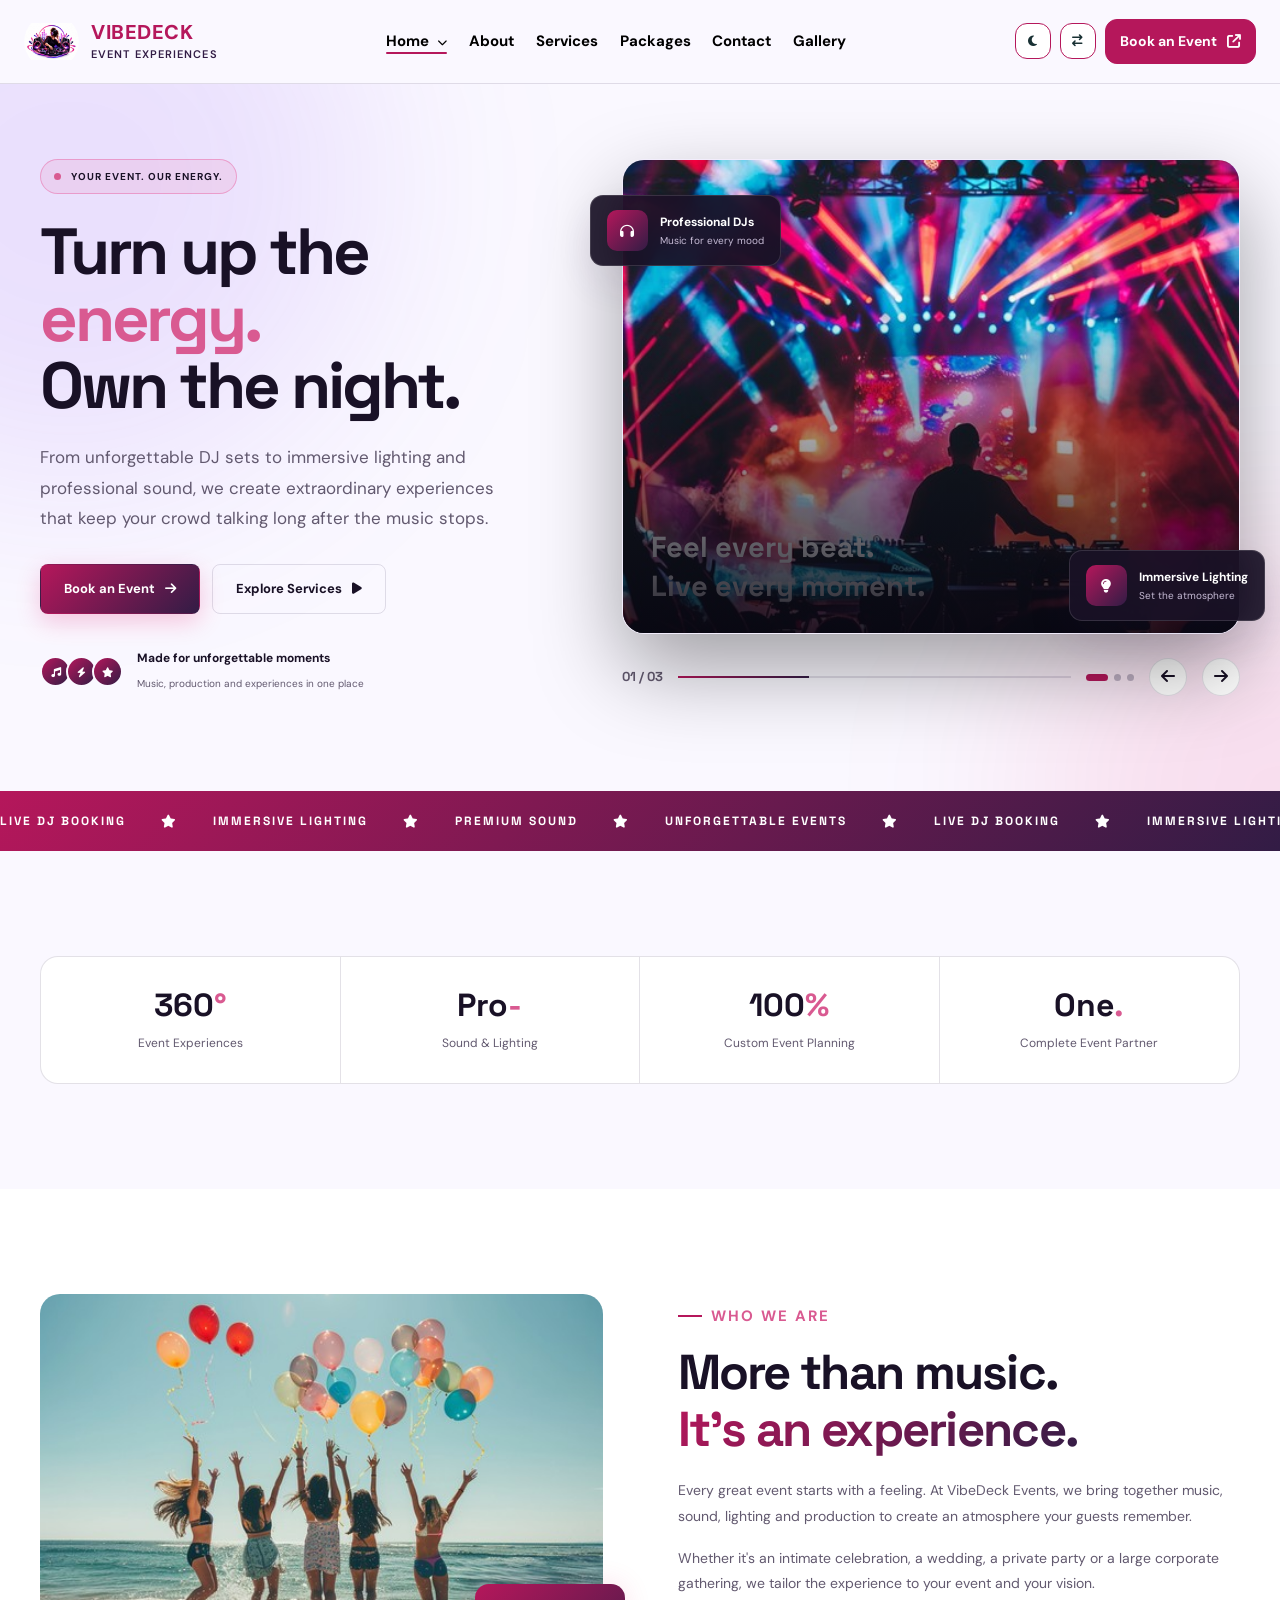
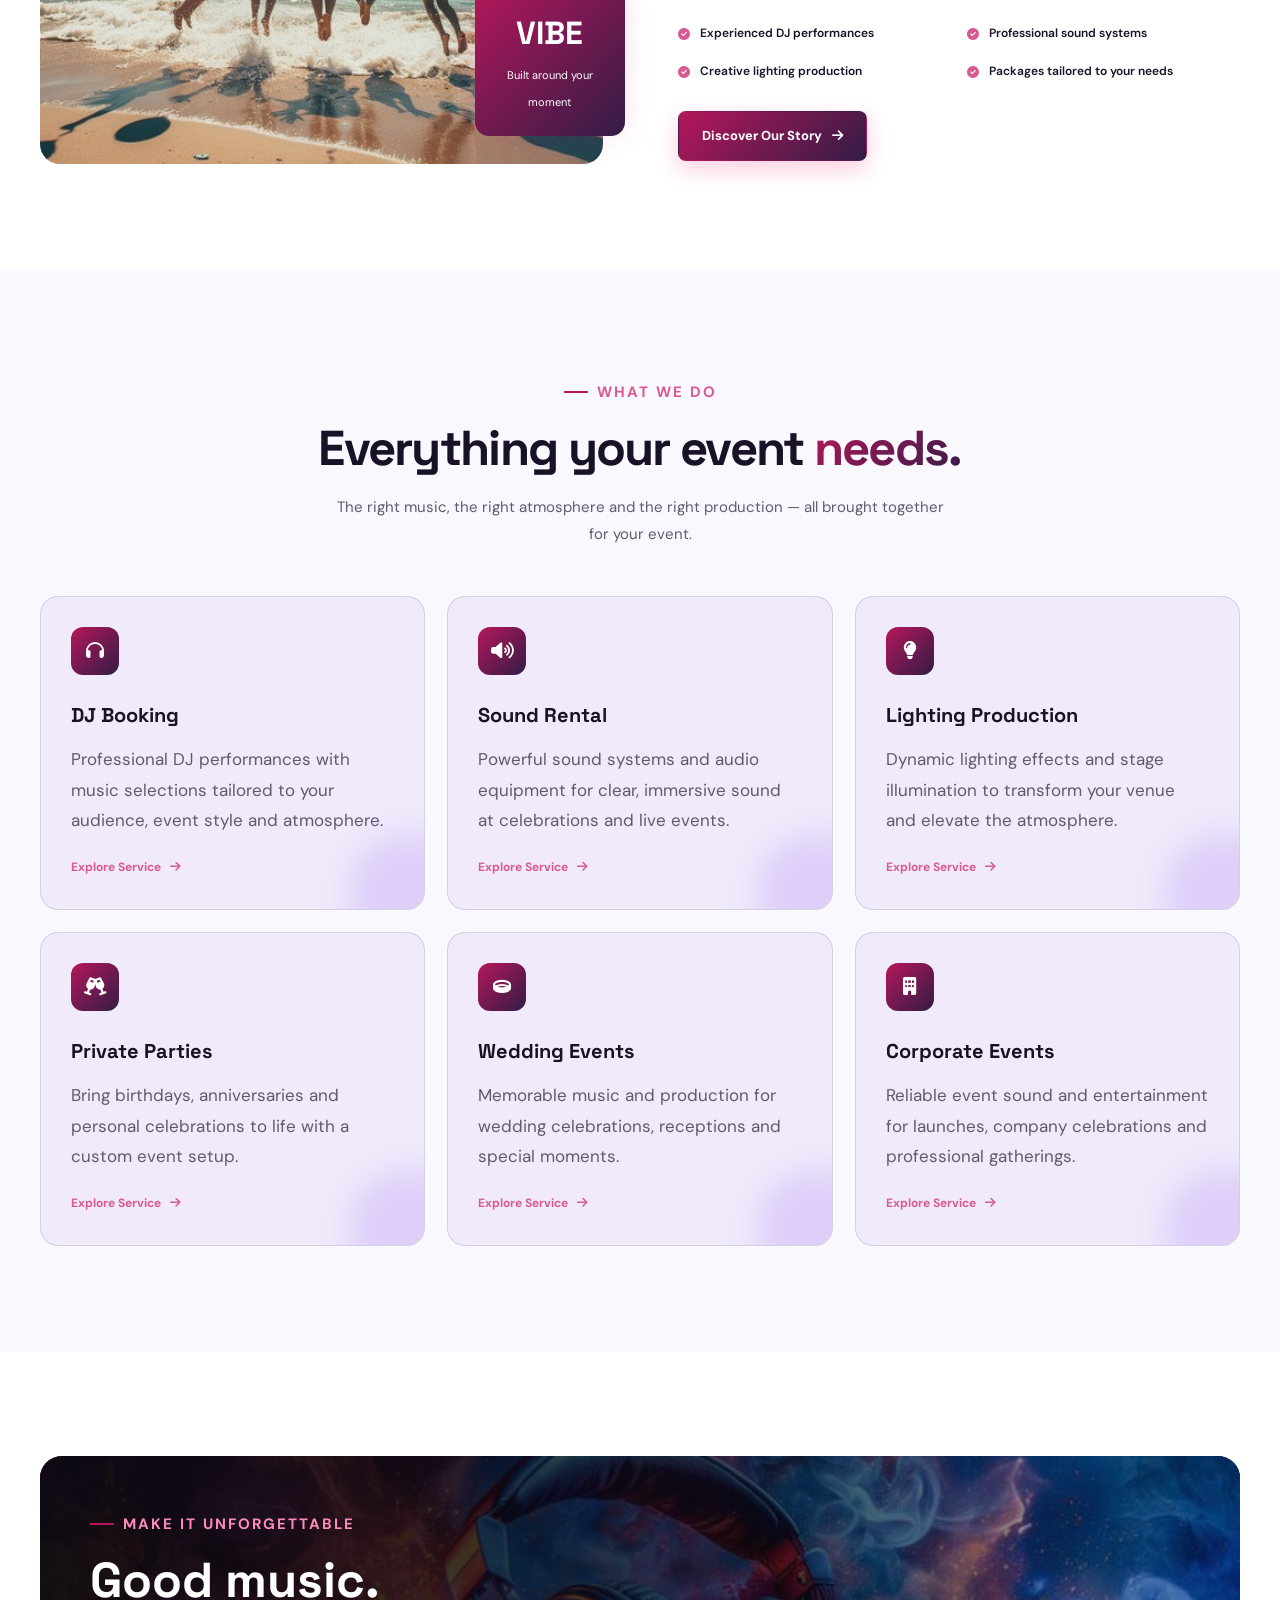
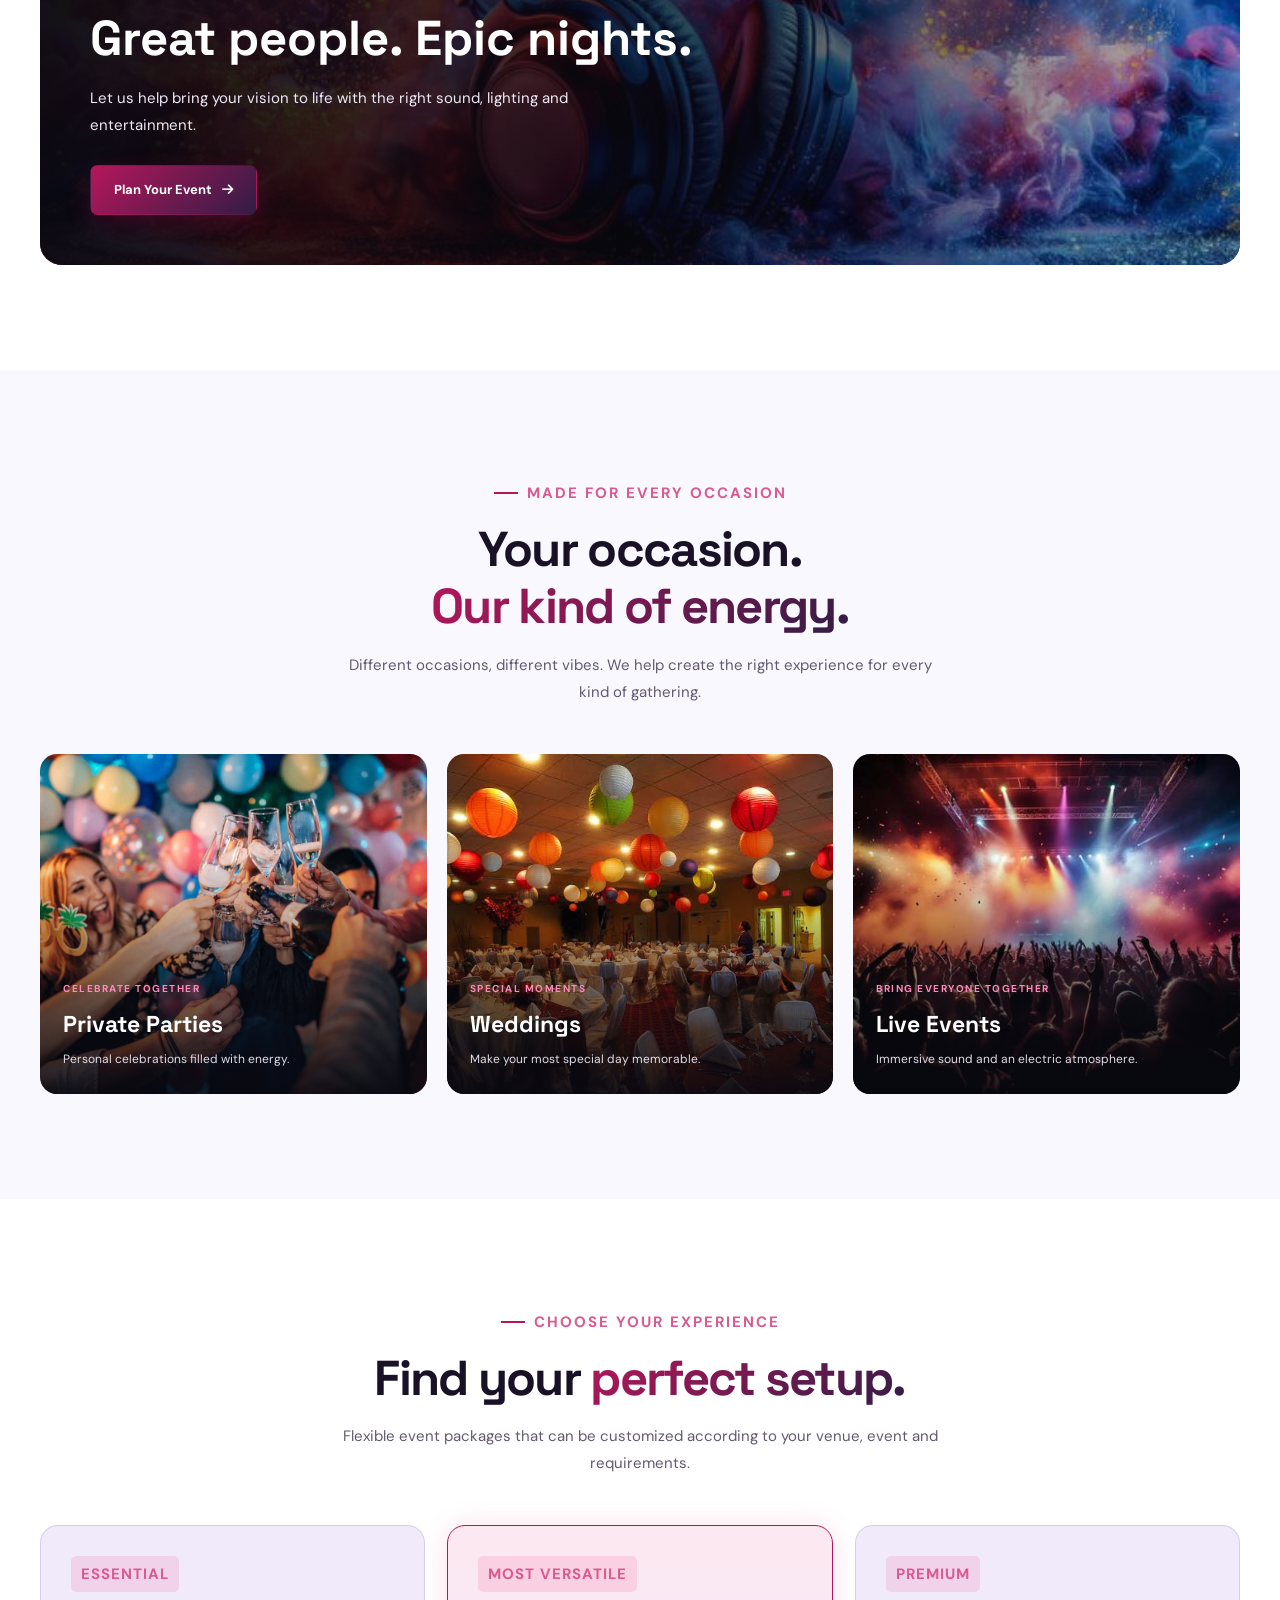
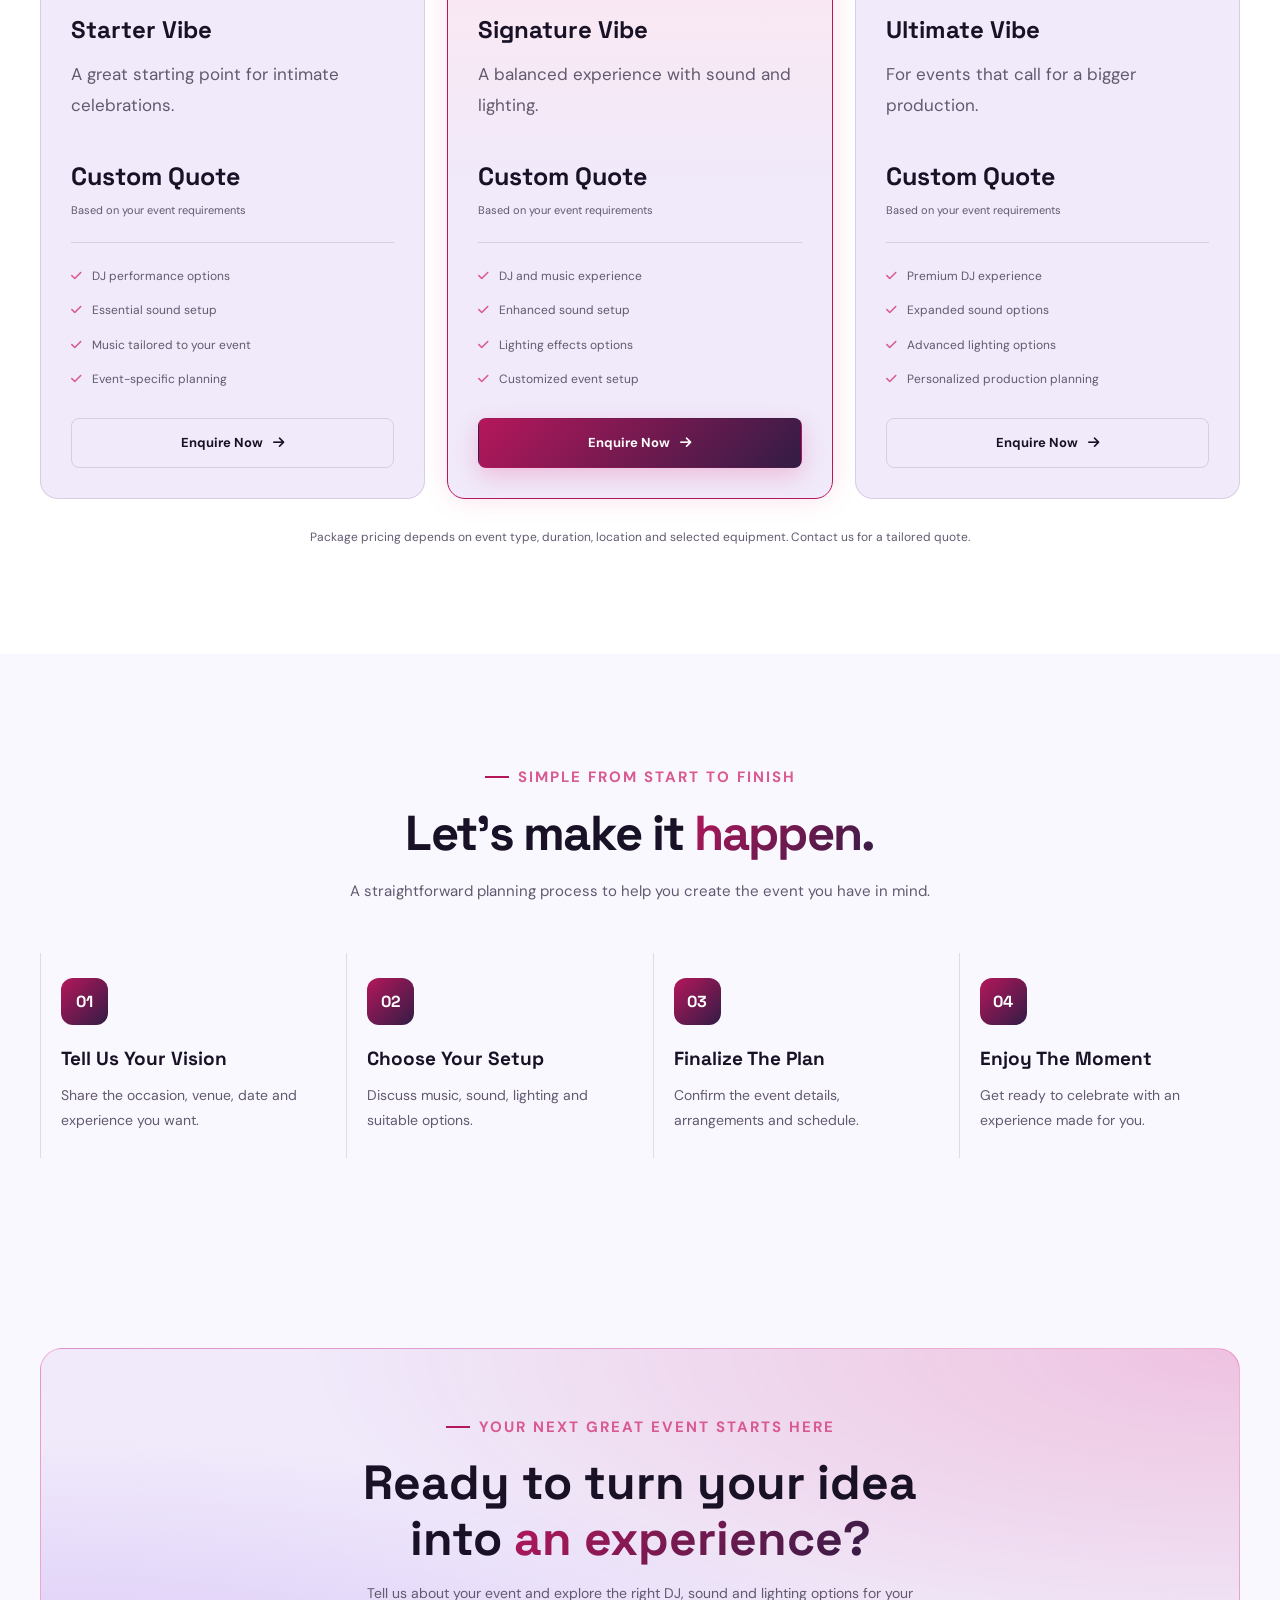
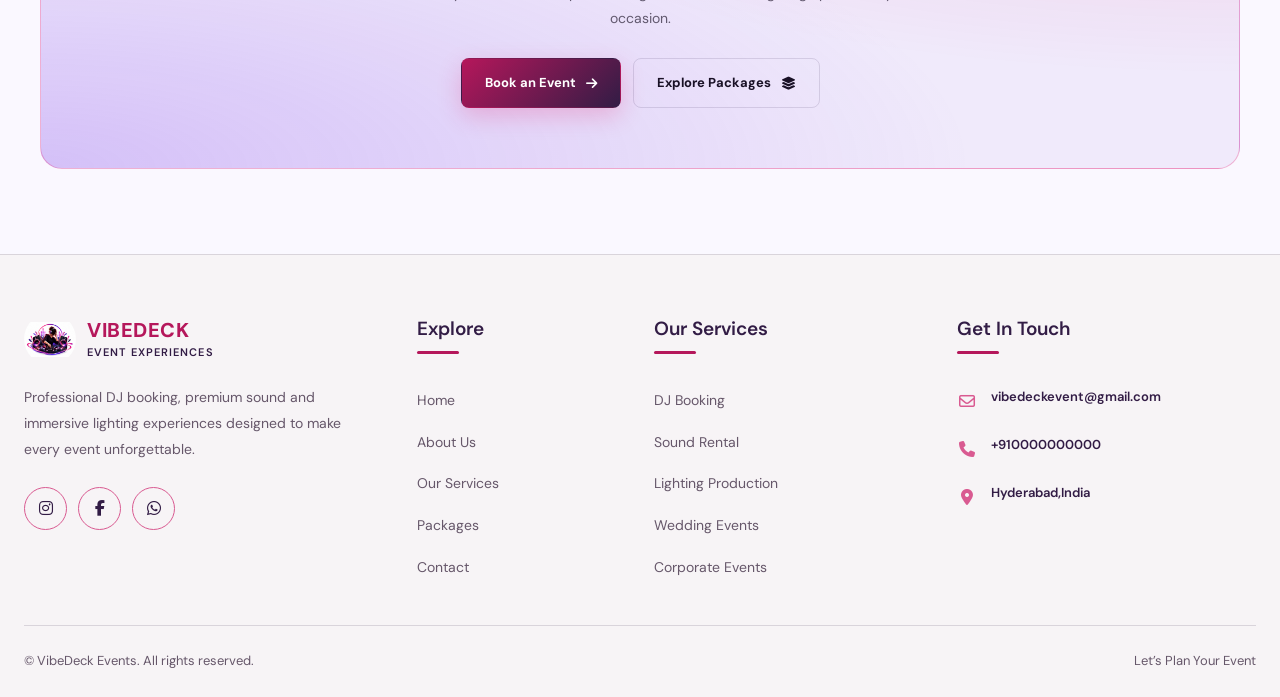
<file: index.html>
<!DOCTYPE html>
<html lang="en" dir="ltr" data-theme="dark">

<head>
    <meta charset="UTF-8">
    <meta name="viewport" content="width=device-width, initial-scale=1.0">

    <title>VibeDeck Events | Premium DJ & Event Experiences</title>

    <meta name="description"
        content="Premium DJ booking, professional sound, immersive lighting and unforgettable event experiences with VibeDeck Events.">

    <meta name="theme-color" content="#090911">

     <link rel="icon" type="image/png" href="Images/Logo1.jfif">

    <link rel="preconnect" href="https://fonts.googleapis.com">
    <link rel="preconnect" href="https://fonts.gstatic.com" crossorigin>

    <link href="https://fonts.googleapis.com/css2?family=DM+Sans:wght@400;500;600;700;800&family=Space+Grotesk:wght@400;500;600;700&display=swap"
        rel="stylesheet">

    <link rel="stylesheet"
        href="https://cdnjs.cloudflare.com/ajax/libs/font-awesome/6.5.2/css/all.min.css">

    <link rel="stylesheet" href="index.css">
    
</head>

<body>
     <header class="site-header" id="siteHeader">
        <div class="header-inner">
            <a href="index.html" class="brand" aria-label="VibeDeck Events Home">
               
            <span class="brand-mark">
            <img src="Images/Logo1.jfif"
              alt="VibeDeck Events Logo"
              class="brand-logo">
            </span>

               <span class="vd-brand-text">
    <span class="vd-brand-name">VIBEDECK</span>
    <span class="vd-brand-tagline">EVENT EXPERIENCES</span>
</span>
            </a>

            <button class="mobile-menu-btn" id="mobileMenuBtn" aria-label="Open navigation" aria-expanded="false">
                <i class="fa-solid fa-bars"></i>
            </button>

         
<nav class="main-nav" id="mainNav" aria-label="Main navigation">

    <div class="nav-dropdown" id="homeDropdown">
        <button class="nav-link dropdown-toggle active"
            id="homeDropdownBtn" aria-expanded="false">
            Home <i class="fa-solid fa-chevron-down"></i>
        </button>

        <div class="dropdown-menu">
            <a href="index.html" class="dropdown-link active">
                Home 1 – Classic
            </a>
            <a href="home2.html" class="dropdown-link">
                Home 2 – Premium
            </a>
        </div>
    </div>

    <a href="about.html" class="nav-link">About</a>
    <a href="servicepage.html" class="nav-link">Services</a>
    <a href="packages.html" class="nav-link">Packages</a>
    <a href="contact.html" class="nav-link">Contact</a>
    <a href="gallery.html" class="nav-link">Gallery</a>

</nav>



            <div class="header-actions">
                <button class="utility-btn" id="themeToggle" aria-label="Toggle dark and light mode" title="Dark / Light mode">
                    <i class="fa-solid fa-sun"></i>
                </button>
                <button class="utility-btn" id="directionToggle" aria-label="Toggle text direction" title="Toggle LTR / RTL">
                    <i class="fa-solid fa-arrow-right-arrow-left"></i>
                </button>
            <a href="/contact.html#enquiry" class="btn btn-primary header-book">
    Book an Event <i class="fa-solid fa-arrow-up-right-from-square"></i>
</a>
            </div>
        </div>
    </header>

    <main>
        <!-- HERO -->
        <section class="hero" id="home">
            <div class="container hero-grid">
                <div class="hero-copy">
                    <div class="hero-badge"><span class="live-dot"></span>Your event. Our energy.</div>
                    <h1>Turn up the <span>energy.</span> Own the night.</h1>
                    <p class="hero-description">
                        From unforgettable DJ sets to immersive lighting and professional sound,
                        we create extraordinary experiences that keep your crowd talking long after the music stops.
                    </p>
                    <div class="hero-buttons">
                        <a href="contact.html" class="btn btn-primary">Book an Event <i class="fa-solid fa-arrow-right"></i></a>
                        <a href="#services" class="btn btn-outline">Explore Services <i class="fa-solid fa-play"></i></a>
                    </div>
                    <div class="hero-trust">
                        <div class="trust-avatars" aria-hidden="true">
                            <span class="trust-avatar"><i class="fa-solid fa-music"></i></span>
                            <span class="trust-avatar"><i class="fa-solid fa-bolt"></i></span>
                            <span class="trust-avatar"><i class="fa-solid fa-star"></i></span>
                        </div>
                        <div class="trust-copy">
                            <strong>Made for unforgettable moments</strong>
                            <small>Music, production and experiences in one place</small>
                        </div>
                    </div>
                </div>

                <div class="hero-visual">
                    <div class="hero-image-frame" id="heroSlider">
                        <div class="hero-slide active">
                            <img src="Images/Djimg1.jpg" alt="DJ performing at a vibrant live music event">
                            <div class="hero-image-caption">
                                
                                <h3>Feel every beat.<br>Live every moment.</h3>
                            </div>
                        </div>
                        <div class="hero-slide">
                            <img src="Images/DJIMG3.jfif" alt="Crowd enjoying an energetic live concert">
                            <div class="hero-image-caption">
                               
                                <h3>Bring the crowd.<br>Raise the energy.</h3>
                            </div>
                        </div>
                        <div class="hero-slide">
                            <img src="Images/DJIMG4.jpg" alt="Colorful lights at a professionally produced event">
                            <div class="hero-image-caption">
                                
                                <h3>Big moments.<br>Brilliant production.</h3>
                            </div>
                        </div>
                    </div>

                    <div class="floating-card top">
                        <span class="icon-box"><i class="fa-solid fa-headphones"></i></span>
                        <span><strong>Professional DJs</strong><small>Music for every mood</small></span>
                    </div>
                    <div class="floating-card bottom">
                        <span class="icon-box"><i class="fa-solid fa-lightbulb"></i></span>
                        <span><strong>Immersive Lighting</strong><small>Set the atmosphere</small></span>
                    </div>

                    <div class="hero-controls">
                        <div class="slide-number"><span id="currentSlide">01</span><span> / 03</span></div>
                        <div class="slide-progress"><div class="slide-progress-bar" id="slideProgress"></div></div>
                        <div class="slide-dots" aria-label="Choose hero slide">
                            <button class="slide-dot active" data-slide="0" aria-label="Slide 1"></button>
                            <button class="slide-dot" data-slide="1" aria-label="Slide 2"></button>
                            <button class="slide-dot" data-slide="2" aria-label="Slide 3"></button>
                        </div>
                        <button class="slide-arrow" id="prevSlide" aria-label="Previous slide"><i class="fa-solid fa-arrow-left"></i></button>
                        <button class="slide-arrow" id="nextSlide" aria-label="Next slide"><i class="fa-solid fa-arrow-right"></i></button>
                    </div>
                </div>
            </div>
            
        </section>

        <!-- STRAIGHT SCROLLING MARQUEE -->
        <div class="marquee" aria-label="Our event services">
            <div class="marquee-track">
                <span>LIVE DJ BOOKING <i class="fa-solid fa-star"></i></span>
                <span>IMMERSIVE LIGHTING <i class="fa-solid fa-star"></i></span>
                <span>PREMIUM SOUND <i class="fa-solid fa-star"></i></span>
                <span>UNFORGETTABLE EVENTS <i class="fa-solid fa-star"></i></span>
                <span>LIVE DJ BOOKING <i class="fa-solid fa-star"></i></span>
                <span>IMMERSIVE LIGHTING <i class="fa-solid fa-star"></i></span>
                <span>PREMIUM SOUND <i class="fa-solid fa-star"></i></span>
                <span>UNFORGETTABLE EVENTS <i class="fa-solid fa-star"></i></span>
            </div>
        </div>

        <!-- HIGHLIGHTS -->
        <section class="section" id="highlights">
            <div class="container">
                <div class="stats-grid reveal">
                    <div class="stat-item"><strong>360<span>°</span></strong><p>Event Experiences</p></div>
                    <div class="stat-item"><strong>Pro<span>-</span></strong><p>Sound & Lighting</p></div>
                    <div class="stat-item"><strong>100<span>%</span></strong><p>Custom Event Planning</p></div>
                    <div class="stat-item"><strong>One<span>.</span></strong><p>Complete Event Partner</p></div>
                </div>
            </div>
        </section>

        <!-- ABOUT -->
        <section class="section section-alt" id="about">
            <div class="container about-grid">
                <div class="about-visual reveal">
                    <div class="about-image">
                        <img src="Images/DJ1.jpg" alt="Live event with audience and colorful stage lighting" loading="lazy">
                    </div>
                    <div class="about-badge"><strong>VIBE</strong><span>Built around your moment</span></div>
                </div>
                <div class="about-copy reveal delay-1">
                    <span class="eyebrow">Who We Are</span>
                    <h2>More than music.<br><span class="gradient-text">It's an experience.</span></h2>
                    <p>Every great event starts with a feeling. At VibeDeck Events, we bring together music, sound, lighting and production to create an atmosphere your guests remember.</p>
                    <p>Whether it's an intimate celebration, a wedding, a private party or a large corporate gathering, we tailor the experience to your event and your vision.</p>
                    <div class="about-points">
                        <div class="about-point"><i class="fa-solid fa-circle-check"></i><span>Experienced DJ performances</span></div>
                        <div class="about-point"><i class="fa-solid fa-circle-check"></i><span>Professional sound systems</span></div>
                        <div class="about-point"><i class="fa-solid fa-circle-check"></i><span>Creative lighting production</span></div>
                        <div class="about-point"><i class="fa-solid fa-circle-check"></i><span>Packages tailored to your needs</span></div>
                    </div>
                    <a href="about.html" class="btn btn-primary">Discover Our Story <i class="fa-solid fa-arrow-right"></i></a>
                </div>
            </div>
        </section>

        <!-- SERVICES -->
        <section class="section" id="services">
            <div class="container">
                <div class="section-heading reveal">
                    <span class="eyebrow">What We Do</span>
                    <h2>Everything your event <span class="gradient-text">needs.</span></h2>
                    <p>The right music, the right atmosphere and the right production — all brought together for your event.</p>
                </div>
                <div class="services-grid">
                    <article class="service-card reveal">
                        <span class="icon-box"><i class="fa-solid fa-headphones"></i></span>
                        <h3>DJ Booking</h3>
                        <p>Professional DJ performances with music selections tailored to your audience, event style and atmosphere.</p>
                        <a href="services.html" class="card-link">Explore Service <i class="fa-solid fa-arrow-right"></i></a>
                    </article>
                    <article class="service-card reveal delay-1">
                        <span class="icon-box"><i class="fa-solid fa-volume-high"></i></span>
                        <h3>Sound Rental</h3>
                        <p>Powerful sound systems and audio equipment for clear, immersive sound at celebrations and live events.</p>
                        <a href="services.html" class="card-link">Explore Service <i class="fa-solid fa-arrow-right"></i></a>
                    </article>
                    <article class="service-card reveal delay-2">
                        <span class="icon-box"><i class="fa-solid fa-lightbulb"></i></span>
                        <h3>Lighting Production</h3>
                        <p>Dynamic lighting effects and stage illumination to transform your venue and elevate the atmosphere.</p>
                        <a href="services.html" class="card-link">Explore Service <i class="fa-solid fa-arrow-right"></i></a>
                    </article>
                    <article class="service-card reveal">
                        <span class="icon-box"><i class="fa-solid fa-champagne-glasses"></i></span>
                        <h3>Private Parties</h3>
                        <p>Bring birthdays, anniversaries and personal celebrations to life with a custom event setup.</p>
                        <a href="services.html" class="card-link">Explore Service <i class="fa-solid fa-arrow-right"></i></a>
                    </article>
                    <article class="service-card reveal delay-1">
                        <span class="icon-box"><i class="fa-solid fa-ring"></i></span>
                        <h3>Wedding Events</h3>
                        <p>Memorable music and production for wedding celebrations, receptions and special moments.</p>
                        <a href="services.html" class="card-link">Explore Service <i class="fa-solid fa-arrow-right"></i></a>
                    </article>
                    <article class="service-card reveal delay-2">
                        <span class="icon-box"><i class="fa-solid fa-building"></i></span>
                        <h3>Corporate Events</h3>
                        <p>Reliable event sound and entertainment for launches, company celebrations and professional gatherings.</p>
                        <a href="services.html" class="card-link">Explore Service <i class="fa-solid fa-arrow-right"></i></a>
                    </article>
                </div>
            </div>
        </section>

        <!-- EXPERIENCE BANNER -->
        <section class="section section-alt">
            <div class="container">
                <div class="experience-banner reveal">
                    <img src="Images/DJ7.jpg" alt="Crowd enjoying a live music experience" loading="lazy">
                    <div class="experience-overlay"></div>
                    <div class="experience-content">
                        <span class="eyebrow">Make It Unforgettable</span>
                        <h2>Good music.<br>Great people. <span class="gradient-text">Epic nights.</span></h2>
                        <p>Let us help bring your vision to life with the right sound, lighting and entertainment.</p>
                        <a href="contact.html" class="btn btn-primary">Plan Your Event <i class="fa-solid fa-arrow-right"></i></a>
                    </div>
                </div>
            </div>
        </section>

        <!-- EVENT TYPES -->
        <section class="section" id="experiences">
            <div class="container">
                <div class="section-heading reveal">
                    <span class="eyebrow">Made For Every Occasion</span>
                    <h2>Your occasion.<br><span class="gradient-text">Our kind of energy.</span></h2>
                    <p>Different occasions, different vibes. We help create the right experience for every kind of gathering.</p>
                </div>
                <div class="event-grid">
                    <article class="event-card reveal">
                        <img src="Images/DJ3.jpg" alt="Friends celebrating together" loading="lazy">
                        <div class="event-card-content"><small>Celebrate Together</small><h3>Private Parties</h3><p>Personal celebrations filled with energy.</p></div>
                    </article>
                    <article class="event-card reveal delay-1">
                        <img src="Images/DJ4.jfif" alt="Elegant wedding reception venue" loading="lazy">
                        <div class="event-card-content"><small>Special Moments</small><h3>Weddings</h3><p>Make your most special day memorable.</p></div>
                    </article>
                    <article class="event-card reveal delay-2">
                        <img src="Images/DJ5.jpg" alt="Live music performance with stage lights" loading="lazy">
                        <div class="event-card-content"><small>Bring Everyone Together</small><h3>Live Events</h3><p>Immersive sound and an electric atmosphere.</p></div>
                    </article>
                </div>
            </div>
        </section>

        <!-- PACKAGES -->
        <section class="section section-alt" id="packages">
            <div class="container">
                <div class="section-heading reveal">
                    <span class="eyebrow">Choose Your Experience</span>
                    <h2>Find your <span class="gradient-text">perfect setup.</span></h2>
                    <p>Flexible event packages that can be customized according to your venue, event and requirements.</p>
                </div>
                <div class="packages-grid">
                    <article class="package-card reveal">
                        <span class="package-label">Essential</span>
                        <h3>Starter Vibe</h3>
                        <p>A great starting point for intimate celebrations.</p>
                        <div class="package-price"><strong>Custom Quote</strong><span>Based on your event requirements</span></div>
                        <ul class="package-features">
                            <li><i class="fa-solid fa-check"></i> DJ performance options</li>
                            <li><i class="fa-solid fa-check"></i> Essential sound setup</li>
                            <li><i class="fa-solid fa-check"></i> Music tailored to your event</li>
                            <li><i class="fa-solid fa-check"></i> Event-specific planning</li>
                        </ul>
                        <a href="contact.html" class="btn btn-outline">Enquire Now <i class="fa-solid fa-arrow-right"></i></a>
                    </article>
                    <article class="package-card featured reveal delay-1">
                        <span class="package-label">Most Versatile</span>
                        <h3>Signature Vibe</h3>
                        <p>A balanced experience with sound and lighting.</p>
                        <div class="package-price"><strong>Custom Quote</strong><span>Based on your event requirements</span></div>
                        <ul class="package-features">
                            <li><i class="fa-solid fa-check"></i> DJ and music experience</li>
                            <li><i class="fa-solid fa-check"></i> Enhanced sound setup</li>
                            <li><i class="fa-solid fa-check"></i> Lighting effects options</li>
                            <li><i class="fa-solid fa-check"></i> Customized event setup</li>
                        </ul>
                        <a href="contact.html" class="btn btn-primary">Enquire Now <i class="fa-solid fa-arrow-right"></i></a>
                    </article>
                    <article class="package-card reveal delay-2">
                        <span class="package-label">Premium</span>
                        <h3>Ultimate Vibe</h3>
                        <p>For events that call for a bigger production.</p>
                        <div class="package-price"><strong>Custom Quote</strong><span>Based on your event requirements</span></div>
                        <ul class="package-features">
                            <li><i class="fa-solid fa-check"></i> Premium DJ experience</li>
                            <li><i class="fa-solid fa-check"></i> Expanded sound options</li>
                            <li><i class="fa-solid fa-check"></i> Advanced lighting options</li>
                            <li><i class="fa-solid fa-check"></i> Personalized production planning</li>
                        </ul>
                        <a href="contact.html" class="btn btn-outline">Enquire Now <i class="fa-solid fa-arrow-right"></i></a>
                    </article>
                </div>
                <p class="package-note">Package pricing depends on event type, duration, location and selected equipment. Contact us for a tailored quote.</p>
            </div>
        </section>

        <!-- PROCESS -->
        <section class="section" id="process">
            <div class="container">
                <div class="section-heading reveal">
                    <span class="eyebrow">Simple From Start To Finish</span>
                    <h2>Let's make it <span class="gradient-text">happen.</span></h2>
                    <p>A straightforward planning process to help you create the event you have in mind.</p>
                </div>
                <div class="process-grid">
                    <article class="process-step reveal">
                        <div class="process-number">01</div>
                        <h3>Tell Us Your Vision</h3>
                        <p>Share the occasion, venue, date and experience you want.</p>
                    </article>
                    <article class="process-step reveal delay-1">
                        <div class="process-number">02</div>
                        <h3>Choose Your Setup</h3>
                        <p>Discuss music, sound, lighting and suitable options.</p>
                    </article>
                    <article class="process-step reveal delay-2">
                        <div class="process-number">03</div>
                        <h3>Finalize The Plan</h3>
                        <p>Confirm the event details, arrangements and schedule.</p>
                    </article>
                    <article class="process-step reveal delay-3">
                        <div class="process-number">04</div>
                        <h3>Enjoy The Moment</h3>
                        <p>Get ready to celebrate with an experience made for you.</p>
                    </article>
                </div>
            </div>
        </section>

        <!-- FINAL CTA -->
        <section class="final-cta" id="contact">
            <div class="container">
                <div class="cta-panel reveal">
                    <span class="eyebrow">Your Next Great Event Starts Here</span>
                    <h2>Ready to turn your idea<br>into <span class="gradient-text">an experience?</span></h2>
                    <p>Tell us about your event and explore the right DJ, sound and lighting options for your occasion.</p>
                    <div class="cta-actions">
                        <a href="contact.html" class="btn btn-primary">Book an Event <i class="fa-solid fa-arrow-right"></i></a>
                        <a href="packages.html" class="btn btn-outline">Explore Packages <i class="fa-solid fa-layer-group"></i></a>
                    </div>
                </div>
            </div>
        </section>
    </main>

   <!-- VIBEDECK FOOTER START -->
<footer class="vd-site-footer">
    <div class="vd-footer-container">

        <div class="vd-footer-grid">

            <!-- Brand Column -->
            <div class="vd-footer-brand-column">

                <a href="index.html" class="vd-footer-brand">
                    <img src="Images/Logo1.jfif"
                         alt="VibeDeck Events Logo"
                         class="vd-footer-logo">

                    <span class="vd-footer-brand-text">
                        <span class="vd-footer-brand-name">VIBEDECK</span>
                        <span class="vd-footer-tagline">EVENT EXPERIENCES</span>
                    </span>
                </a>

                <p class="vd-footer-description">
                    Professional DJ booking, premium sound and immersive
                    lighting experiences designed to make every event
                    unforgettable.
                </p>

                <div class="vd-social-links">
                    <a href="#" class="vd-social-link"
                       aria-label="Instagram">
                        <i class="fa-brands fa-instagram"></i>
                    </a>

                    <a href="#" class="vd-social-link"
                       aria-label="Facebook">
                        <i class="fa-brands fa-facebook-f"></i>
                    </a>

                    <a href="#" class="vd-social-link"
                       aria-label="WhatsApp">
                        <i class="fa-brands fa-whatsapp"></i>
                    </a>
                </div>
            </div>

            <!-- Explore Column -->
            <div class="vd-footer-column">
                <h3 class="vd-footer-heading">Explore</h3>

                <ul class="vd-footer-links">
                    <li><a href="index.html">Home</a></li>
                    <li><a href="about.html">About Us</a></li>
                    <li><a href="servicepage.html">Our Services</a></li>
                    <li><a href="packages.html">Packages</a></li>
                    <li><a href="contact.html">Contact</a></li>
                </ul>
            </div>

            <!-- Our Services Column -->
            <div class="vd-footer-column">
                <h3 class="vd-footer-heading">Our Services</h3>

                <ul class="vd-footer-links">
                    <li><a href="servicepage.html">DJ Booking</a></li>
                    <li><a href="servicepage.html">Sound Rental</a></li>
                    <li><a href="servicepage.html">Lighting Production</a></li>
                    <li><a href="servicepage.html">Wedding Events</a></li>
                    <li><a href="servicepage.html">Corporate Events</a></li>
                </ul>
            </div>

            <!-- Get In Touch Column -->
            <div class="vd-footer-column vd-contact-column">
                <h3 class="vd-footer-heading">Get In Touch</h3>


                <div class="vd-contact-item">
                    <span class="vd-contact-icon">
                        <i class="fa-regular fa-envelope"
                           aria-hidden="true"></i>
                    </span>
                    <div>
                        <span class="vd-contact-label">vibedeckevent@gmail.com</span>
                        
                    </div>
                </div>

                <div class="vd-contact-item">
                    <span class="vd-contact-icon">
                        <i class="fa-solid fa-phone"
                           aria-hidden="true"></i>
                    </span>
                    <div>
                        <span class="vd-contact-label">+910000000000</span>
                      
                    </div>
                </div>

                <div class="vd-contact-item">
                    <span class="vd-contact-icon">
                        <i class="fa-solid fa-location-dot"
                           aria-hidden="true"></i>
                    </span>
                    <div>
                        <span class="vd-contact-label">Hyderabad,India</span>
                      
                    </div>
                </div>
            </div>

        </div>

        <!-- Bottom Footer -->
        <div class="vd-footer-bottom">
            <p>
                © <span id="vdCopyrightYear"></span>
                VibeDeck Events. All rights reserved.
            </p>

            <a href="contact.html" class="vd-footer-bottom-link">
                Let’s Plan Your Event
            </a>
        </div>

    </div>
</footer>

    <!-- JAVASCRIPT -->

    <script src="Index.js"></script>

</body>
</html>
</file>
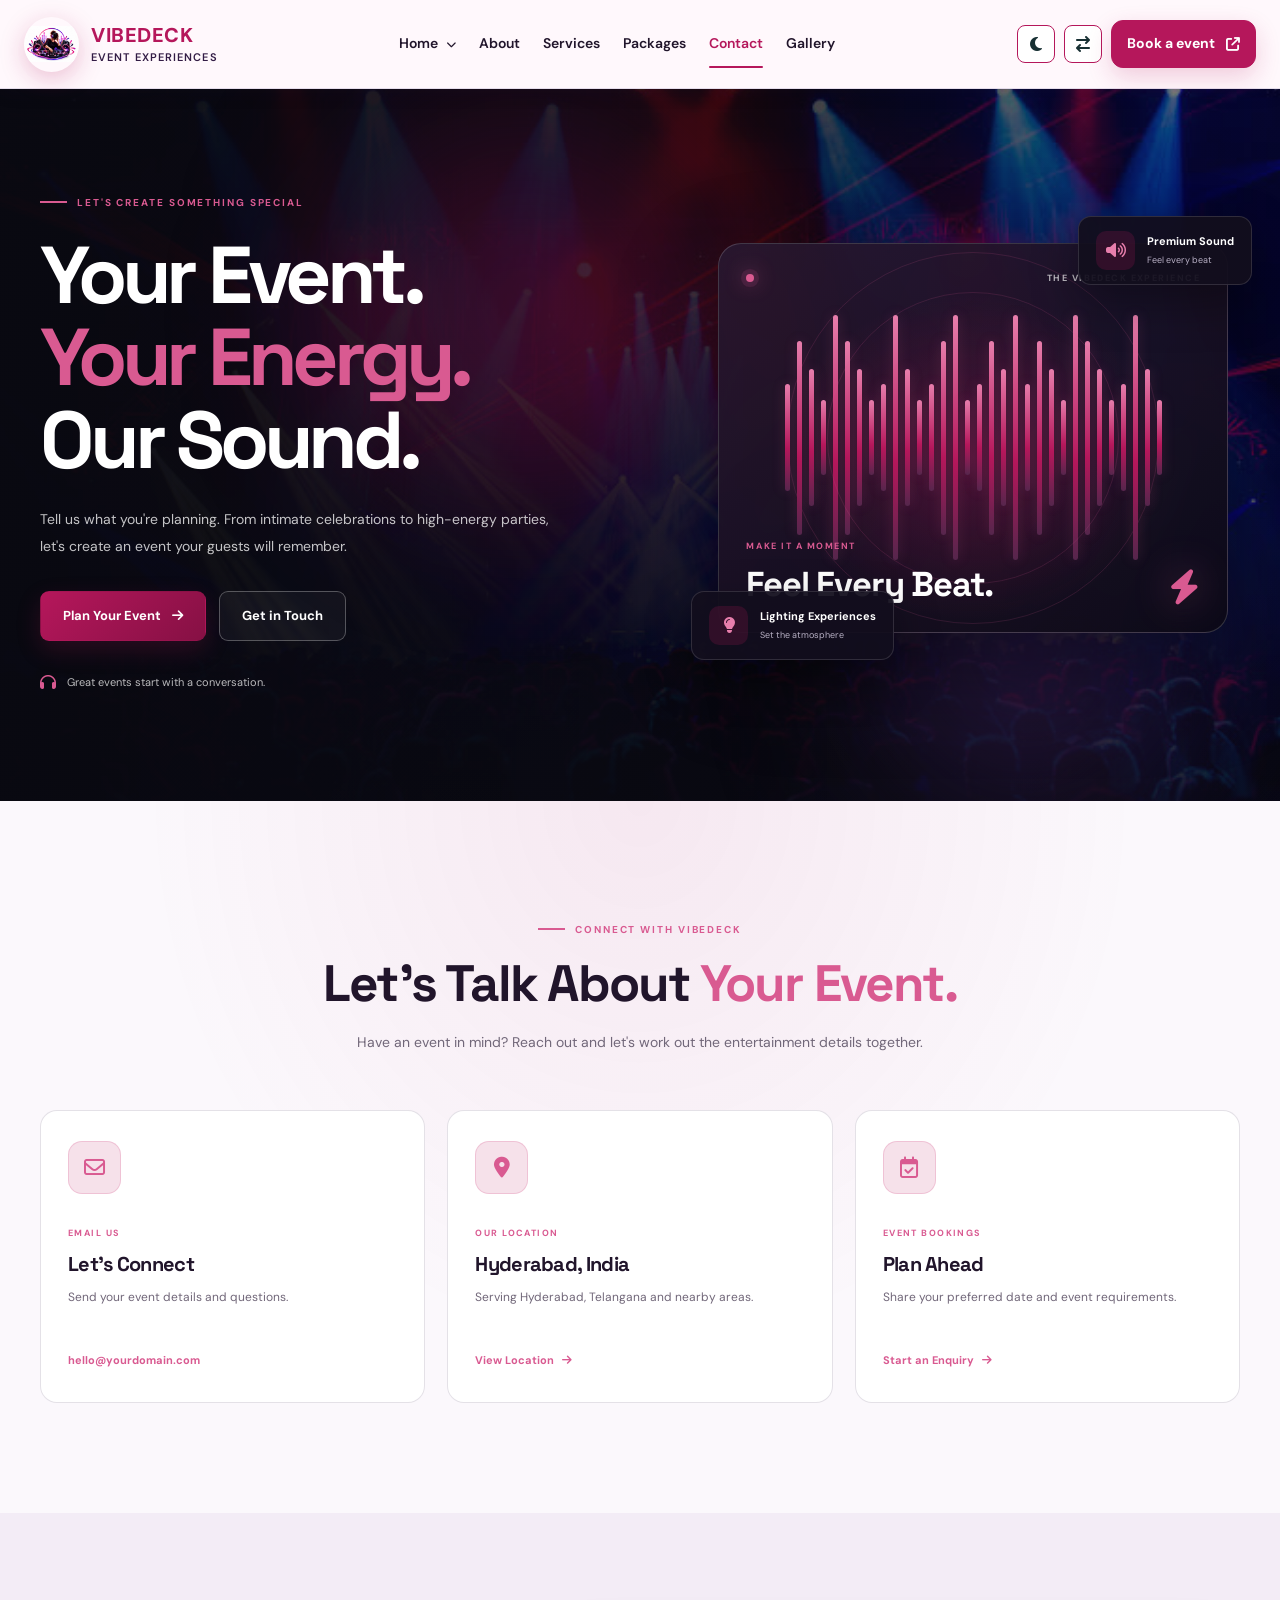
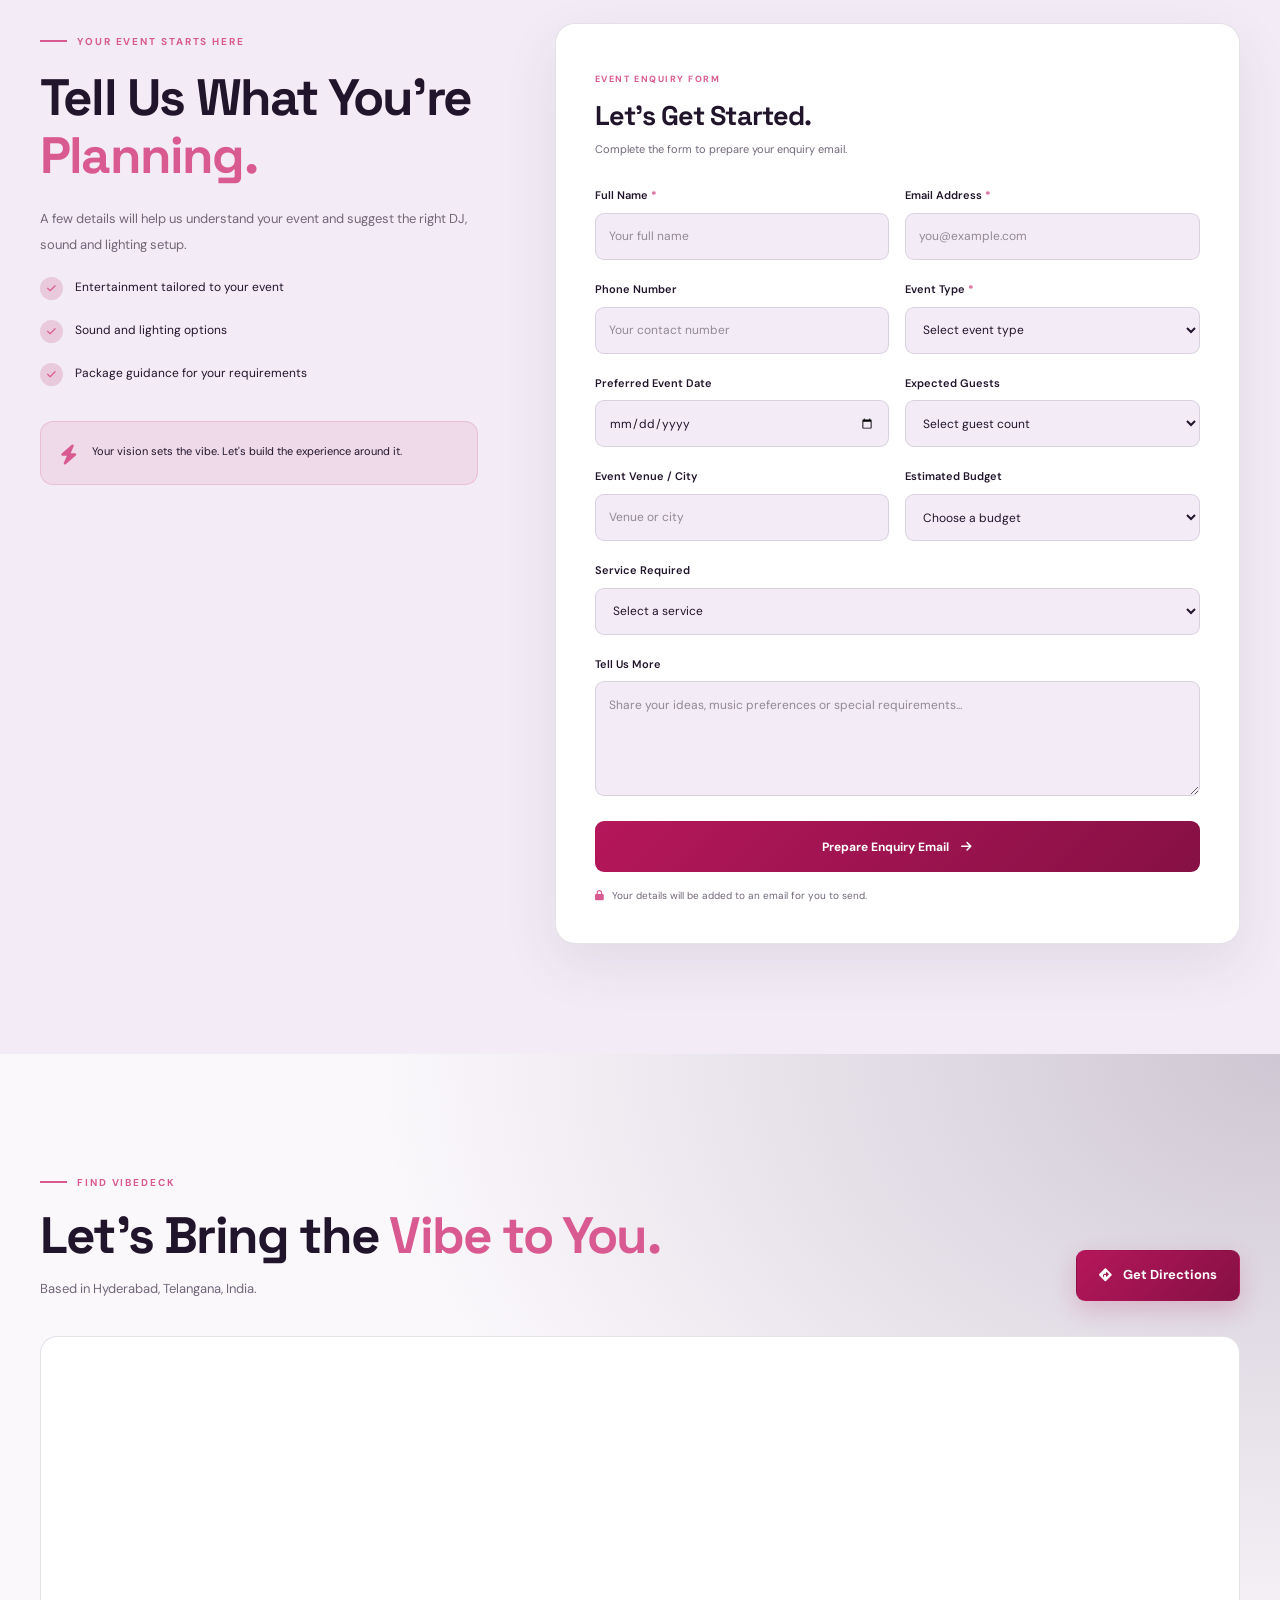
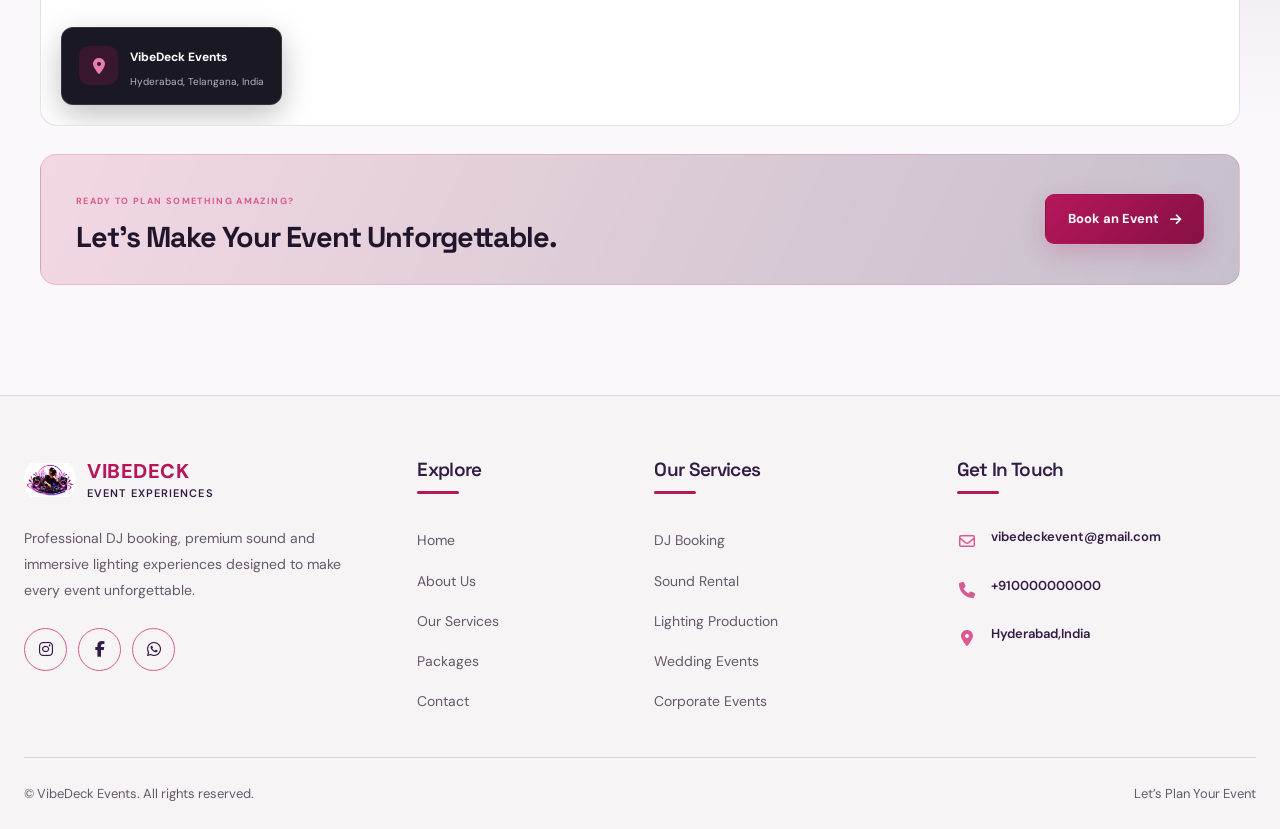
<file: contact.html>
<!DOCTYPE html>
<html lang="en" dir="ltr" data-theme="dark">
<head>
    <meta charset="UTF-8">
    <meta name="viewport" content="width=device-width, initial-scale=1.0">
    <title>Contact Us | VibeDeck Events</title>
    <meta name="description" content="Contact VibeDeck Events for DJ booking, sound, lighting and premium event experiences.">
    <meta name="theme-color" content="#090911">

     <link rel="icon" type="image/png" href="Images/Logo1.jfif">

    <link rel="preconnect" href="https://fonts.googleapis.com">
    <link rel="preconnect" href="https://fonts.gstatic.com" crossorigin>
    <link href="https://fonts.googleapis.com/css2?family=DM+Sans:wght@400;500;600;700&family=Space+Grotesk:wght@400;500;600;700&display=swap" rel="stylesheet">
    <link rel="stylesheet" href="https://cdnjs.cloudflare.com/ajax/libs/font-awesome/6.5.2/css/all.min.css">

    <!-- Keep packages.css for the exact shared header and footer -->
    <link rel="stylesheet" href="packages.css">
    <link rel="stylesheet" href="contact.css">
</head>

<body>

    <!-- SAME HEADER AS PACKAGES PAGE -->
    <header class="site-header" id="siteHeader">
        <div class="header-inner">
            <a href="index.html" class="brand" aria-label="VibeDeck Events Home">
               
<span class="brand-mark">
    <img src="Images/Logo1.jfif"
         alt="VibeDeck Events Logo"
         class="brand-logo">
</span>

                   <span class="vd-brand-text">
    <span class="vd-brand-name">VIBEDECK</span>
    <span class="vd-brand-tagline">EVENT EXPERIENCES</span>
</span>
            </a>

            <button class="mobile-menu-btn" id="mobileMenuBtn"
                aria-label="Open navigation" aria-expanded="false">
                <i class="fa-solid fa-bars"></i>
            </button>

            <nav class="main-nav" id="mainNav" aria-label="Main navigation">
                <div class="nav-dropdown" id="homeDropdown">
                    <button class="nav-link dropdown-toggle" id="homeDropdownBtn"
                        aria-expanded="false" type="button">
                        Home <i class="fa-solid fa-chevron-down"></i>
                    </button>
                    <div class="dropdown-menu">
                        <a href="index.html" class="dropdown-link">Home 1 – Classic</a>
                        <a href="home2.html" class="dropdown-link">Home 2 – Premium</a>
                    </div>
                </div>

                <a href="about.html" class="nav-link">About</a>
                <a href="servicepage.html" class="nav-link">Services</a>
                <a href="packages.html" class="nav-link">Packages</a>
                <a href="contact.html" class="nav-link active" aria-current="page">Contact</a>
                <a href="gallery.html" class="nav-link">Gallery</a>
            </nav>

            <div class="header-actions">
                <button class="utility-btn" id="themeToggle"
                    aria-label="Toggle dark and light mode" title="Dark / Light mode">
                    <i class="fa-solid fa-sun"></i>
                </button>
                <button class="utility-btn" id="directionToggle"
                    aria-label="Toggle text direction" title="Toggle LTR / RTL">
                    <i class="fa-solid fa-arrow-right-arrow-left"></i>
                </button>
                <a href="Booka event.html" class="btn btn-primary header-book">
                    Book a event <i class="fa-solid fa-arrow-up-right-from-square"></i>
                </a>
            </div>
        </div>
    </header>

    <main>
        <!-- SECTION 1: CONTACT HERO -->
        <section class="contact-hero">
            <div class="contact-hero-bg"></div>
            <div class="hero-glow hero-glow-one"></div>
            <div class="hero-glow hero-glow-two"></div>

            <div class="section-container contact-hero-layout">
                <div class="hero-copy reveal">
                    <span class="eyebrow"><span></span> LET'S CREATE SOMETHING SPECIAL</span>

                    <h1>Your Event.<br>
                        <span>Your Energy.</span><br>
                        Our Sound.
                    </h1>

                    <p>
                        Tell us what you're planning. From intimate celebrations to
                        high-energy parties, let's create an event your guests will remember.
                    </p>

                    <div class="contact-hero-actions">
                        <a href="#enquiry" class="btn btn-primary">
                            Plan Your Event <i class="fa-solid fa-arrow-right"></i>
                        </a>
                        <a href="#contact-details" class="btn btn-outline">
                            Get in Touch
                        </a>
                    </div>

                    <div class="contact-hero-caption">
                        <i class="fa-solid fa-headphones"></i>
                        <span>Great events start with a conversation.</span>
                    </div>
                </div>

                <div class="hero-art reveal">
                    <div class="hero-art-card">
                        <div class="art-top">
                            <span class="live-dot"></span>
                            <span>THE VIBEDECK EXPERIENCE</span>
                        </div>

                        <div class="sound-wave" aria-hidden="true">
                            <span></span><span></span><span></span><span></span>
                            <span></span><span></span><span></span><span></span>
                            <span></span><span></span><span></span><span></span>
                            <span></span><span></span><span></span><span></span>
                            <span></span><span></span><span></span><span></span>
                            <span></span><span></span><span></span><span></span>
                            <span></span><span></span><span></span><span></span>
                            <span></span><span></span><span></span><span></span>
                        </div>

                        <div class="art-bottom">
                            <div>
                                <small>MAKE IT A MOMENT</small>
                                <h3>Feel Every Beat.</h3>
                            </div>
                            <i class="fa-solid fa-bolt"></i>
                        </div>
                    </div>

                    <div class="floating-card float-top">
                        <i class="fa-solid fa-volume-high"></i>
                        <div>
                            <strong>Premium Sound</strong>
                            <small>Feel every beat</small>
                        </div>
                    </div>

                    <div class="floating-card float-bottom">
                        <i class="fa-solid fa-lightbulb"></i>
                        <div>
                            <strong>Lighting Experiences</strong>
                            <small>Set the atmosphere</small>
                        </div>
                    </div>
                </div>
            </div>
        </section>

        <!-- SECTION 2: CONTACT DETAILS -->
        <section class="contact-section section-space" id="contact-details">
            <div class="section-container">
                <div class="section-heading reveal">
                    <span class="eyebrow"><span></span> CONNECT WITH VIBEDECK</span>
                    <h2>Let's Talk About <span>Your Event.</span></h2>
                    <p>
                        Have an event in mind? Reach out and let's work out the
                        entertainment details together.
                    </p>
                </div>

                <div class="contact-info-grid">
                    <article class="contact-info-card reveal">
                        <div class="info-icon"><i class="fa-regular fa-envelope"></i></div>
                        <span>EMAIL US</span>
                        <h3>Let's Connect</h3>
                        <p>Send your event details and questions.</p>
                        <a href="mailto:hello@yourdomain.com">hello@yourdomain.com</a>
                    </article>

                    <article class="contact-info-card reveal">
                        <div class="info-icon"><i class="fa-solid fa-location-dot"></i></div>
                        <span>OUR LOCATION</span>
                        <h3>Hyderabad, India</h3>
                        <p>Serving Hyderabad, Telangana and nearby areas.</p>
                        <a href="#location">View Location <i class="fa-solid fa-arrow-right"></i></a>
                    </article>

                    <article class="contact-info-card reveal">
                        <div class="info-icon"><i class="fa-regular fa-calendar-check"></i></div>
                        <span>EVENT BOOKINGS</span>
                        <h3>Plan Ahead</h3>
                        <p>Share your preferred date and event requirements.</p>
                        <a href="#enquiry">Start an Enquiry <i class="fa-solid fa-arrow-right"></i></a>
                    </article>
                </div>
            </div>
        </section>

        <!-- SECTION 3: EVENT ENQUIRY -->
       <section class="enquiry-section section-space" id="enquiry" data-booking-form-section>
            <div class="section-container enquiry-layout">
                <div class="enquiry-copy reveal">
                    <span class="eyebrow"><span></span> YOUR EVENT STARTS HERE</span>
                    <h2>Tell Us What You're <span>Planning.</span></h2>
                    <p>
                        A few details will help us understand your event and suggest
                        the right DJ, sound and lighting setup.
                    </p>

                    <div class="enquiry-benefit">
                        <i class="fa-solid fa-check"></i>
                        <span>Entertainment tailored to your event</span>
                    </div>
                    <div class="enquiry-benefit">
                        <i class="fa-solid fa-check"></i>
                        <span>Sound and lighting options</span>
                    </div>
                    <div class="enquiry-benefit">
                        <i class="fa-solid fa-check"></i>
                        <span>Package guidance for your requirements</span>
                    </div>

                    <div class="enquiry-note">
                        <i class="fa-solid fa-bolt"></i>
                        <p>Your vision sets the vibe. Let's build the experience around it.</p>
                    </div>
                </div>

                <div class="form-card reveal">
                    <div class="form-heading">
                        <span>EVENT ENQUIRY FORM</span>
                        <h3>Let's Get Started.</h3>
                        <p>Complete the form to prepare your enquiry email.</p>
                    </div>

                    <form id="eventEnquiryForm">
                        <div class="form-grid">
                            <div class="form-group">
                                <label for="fullName">Full Name <b>*</b></label>
                                <input id="fullName" name="fullName" type="text"
                                    placeholder="Your full name" autocomplete="name" required>
                            </div>

                            <div class="form-group">
                                <label for="email">Email Address <b>*</b></label>
                                <input id="email" name="email" type="email"
                                    placeholder="you@example.com" autocomplete="email" required>
                            </div>

                            <div class="form-group">
                                <label for="phone">Phone Number</label>
                                <input id="phone" name="phone" type="tel"
                                    placeholder="Your contact number" autocomplete="tel">
                            </div>

                            <div class="form-group">
                                <label for="eventType">Event Type <b>*</b></label>
                                <select id="eventType" name="eventType" required>
                                    <option value="">Select event type</option>
                                    <option>Wedding</option>
                                    <option>Birthday Party</option>
                                    <option>Corporate Event</option>
                                    <option>Private Party</option>
                                    <option>College Event</option>
                                    <option>Club / Nightlife</option>
                                    <option>Festival</option>
                                    <option>Other</option>
                                </select>
                            </div>

                            <div class="form-group">
                                <label for="eventDate">Preferred Event Date</label>
                                <input id="eventDate" name="eventDate" type="date">
                            </div>

                            <div class="form-group">
                                <label for="guestCount">Expected Guests</label>
                                <select id="guestCount" name="guestCount">
                                    <option value="">Select guest count</option>
                                    <option>Under 50</option>
                                    <option>50–100</option>
                                    <option>100–250</option>
                                    <option>250–500</option>
                                    <option>500+</option>
                                </select>
                            </div>

                            <div class="form-group">
                                <label for="venue">Event Venue / City</label>
                                <input id="venue" name="venue" type="text"
                                    placeholder="Venue or city">
                            </div>

                            <div class="form-group">
                                <label for="budget">Estimated Budget</label>
                                <select id="budget" name="budget">
                                    <option value="">Choose a budget</option>
                                    <option>Under ₹10,000</option>
                                    <option>₹10,000–₹25,000</option>
                                    <option>₹25,000–₹50,000</option>
                                    <option>₹50,000–₹1,00,000</option>
                                    <option>₹1,00,000+</option>
                                    <option>Need guidance</option>
                                </select>
                            </div>

                            <div class="form-group full-width">
                                <label for="service">Service Required</label>
                                <select id="service" name="service">
                                    <option value="">Select a service</option>
                                    <option>DJ Booking</option>
                                    <option>DJ + Sound System</option>
                                    <option>DJ + Sound + Lighting</option>
                                    <option>Complete Event Experience</option>
                                    <option>Need Suggestions</option>
                                </select>
                            </div>

                            <div class="form-group full-width">
                                <label for="message">Tell Us More</label>
                                <textarea id="message" name="message" rows="4"
                                    placeholder="Share your ideas, music preferences or special requirements..."></textarea>
                            </div>
                        </div>

                        <button class="form-submit" type="submit">
                            Prepare Enquiry Email <i class="fa-solid fa-arrow-right"></i>
                        </button>

                        <p class="form-note">
                            <i class="fa-solid fa-lock"></i>
                            Your details will be added to an email for you to send.
                        </p>
                        <p class="form-status" id="formStatus" role="status" aria-live="polite"></p>
                    </form>
                </div>
            </div>
        </section>

        <!-- SECTION 4: LOCATION AND CTA -->
        <section class="location-section section-space" id="location">
            <div class="section-container">
                <div class="location-heading reveal">
                    <div>
                        <span class="eyebrow"><span></span> FIND VIBEDECK</span>
                        <h2>Let's Bring the <span>Vibe to You.</span></h2>
                        <p>Based in Hyderabad, Telangana, India.</p>
                    </div>
                    <a class="btn btn-primary directions-btn"
                       href="https://www.google.com/maps/search/?api=1&amp;query=Hyderabad%2C%20Telangana%2C%20India"
                       target="_blank" rel="noopener noreferrer">
                        <i class="fa-solid fa-diamond-turn-right"></i> Get Directions
                    </a>
                </div>

                <div class="map-frame reveal">
                    <iframe
                        title="Map showing Hyderabad, Telangana, India"
                        src="https://maps.google.com/maps?q=Hyderabad%2C%20Telangana%2C%20India&amp;z=11&amp;output=embed"
                        loading="lazy"
                        referrerpolicy="no-referrer-when-downgrade"
                        allowfullscreen>
                    </iframe>

                    <div class="map-label">
                        <span class="map-pin"><i class="fa-solid fa-location-dot"></i></span>
                        <div>
                            <strong>VibeDeck Events</strong>
                            <p>Hyderabad, Telangana, India</p>
                        </div>
                    </div>
                </div>

                <div class="location-cta reveal">
                    <div>
                        <span>READY TO PLAN SOMETHING AMAZING?</span>
                        <h3>Let's Make Your Event Unforgettable.</h3>
                    </div>
                    <a href="#enquiry" class="btn btn-primary">
                        Book an Event <i class="fa-solid fa-arrow-right"></i>
                    </a>
                </div>
            </div>
        </section>
    </main>

   <!-- VIBEDECK FOOTER START -->
<footer class="vd-site-footer">
    <div class="vd-footer-container">

        <div class="vd-footer-grid">

            <!-- Brand Column -->
            <div class="vd-footer-brand-column">

                <a href="index.html" class="vd-footer-brand">
                    <img src="Images/Logo1.jfif"
                         alt="VibeDeck Events Logo"
                         class="vd-footer-logo">

                                        <span class="vd-footer-brand-text">
                        <span class="vd-footer-brand-name">VIBEDECK</span>
                        <span class="vd-footer-tagline">EVENT EXPERIENCES</span>
                    </span>
                </a>

                <p class="vd-footer-description">
                    Professional DJ booking, premium sound and immersive
                    lighting experiences designed to make every event
                    unforgettable.
                </p>

                <div class="vd-social-links">
                    <a href="#" class="vd-social-link"
                       aria-label="Instagram">
                        <i class="fa-brands fa-instagram"></i>
                    </a>

                    <a href="#" class="vd-social-link"
                       aria-label="Facebook">
                        <i class="fa-brands fa-facebook-f"></i>
                    </a>

                    <a href="#" class="vd-social-link"
                       aria-label="WhatsApp">
                        <i class="fa-brands fa-whatsapp"></i>
                    </a>
                </div>
            </div>

            <!-- Explore Column -->
            <div class="vd-footer-column">
                <h3 class="vd-footer-heading">Explore</h3>

                <ul class="vd-footer-links">
                    <li><a href="index.html">Home</a></li>
                    <li><a href="about.html">About Us</a></li>
                    <li><a href="servicepage.html">Our Services</a></li>
                    <li><a href="packages.html">Packages</a></li>
                    <li><a href="contact.html">Contact</a></li>
                </ul>
            </div>

            <!-- Our Services Column -->
            <div class="vd-footer-column">
                <h3 class="vd-footer-heading">Our Services</h3>

                <ul class="vd-footer-links">
                    <li><a href="servicepage.html">DJ Booking</a></li>
                    <li><a href="servicepage.html">Sound Rental</a></li>
                    <li><a href="servicepage.html">Lighting Production</a></li>
                    <li><a href="servicepage.html">Wedding Events</a></li>
                    <li><a href="servicepage.html">Corporate Events</a></li>
                </ul>
            </div>

            <!-- Get In Touch Column -->
            <div class="vd-footer-column vd-contact-column">
                <h3 class="vd-footer-heading">Get In Touch</h3>


                <div class="vd-contact-item">
                    <span class="vd-contact-icon">
                        <i class="fa-regular fa-envelope"
                           aria-hidden="true"></i>
                    </span>
                    <div>
                        <span class="vd-contact-label">vibedeckevent@gmail.com</span>
                        
                    </div>
                </div>

                <div class="vd-contact-item">
                    <span class="vd-contact-icon">
                        <i class="fa-solid fa-phone"
                           aria-hidden="true"></i>
                    </span>
                    <div>
                        <span class="vd-contact-label">+910000000000</span>
                      
                    </div>
                </div>

                <div class="vd-contact-item">
                    <span class="vd-contact-icon">
                        <i class="fa-solid fa-location-dot"
                           aria-hidden="true"></i>
                    </span>
                    <div>
                        <span class="vd-contact-label">Hyderabad,India</span>
                      
                    </div>
                </div>
            </div>

        </div>

        <!-- Bottom Footer -->
        <div class="vd-footer-bottom">
            <p>
                © <span id="vdCopyrightYear"></span>
                VibeDeck Events. All rights reserved.
            </p>

            <a href="contact.html" class="vd-footer-bottom-link">
                Let’s Plan Your Event
            </a>
        </div>

    </div>
</footer>

    <script src="contact.js"></script>
</body>
</html>
</file>
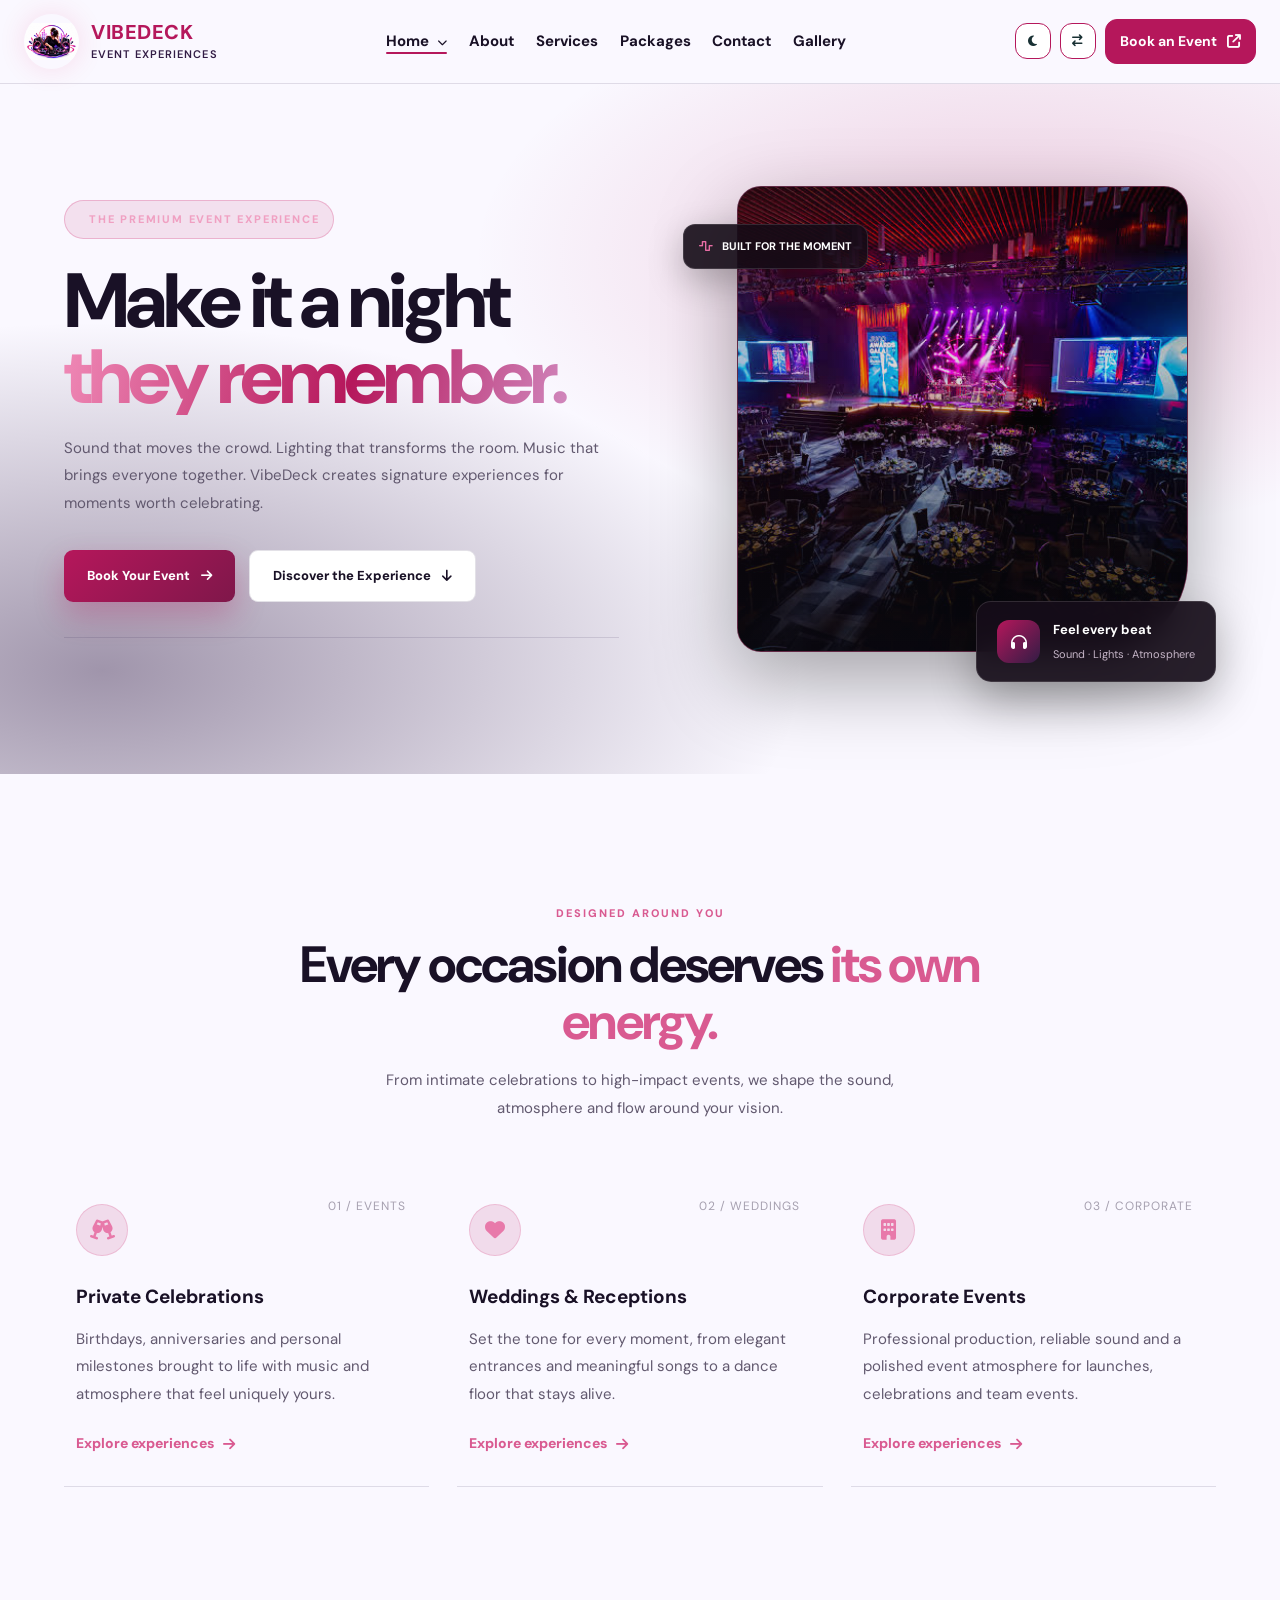
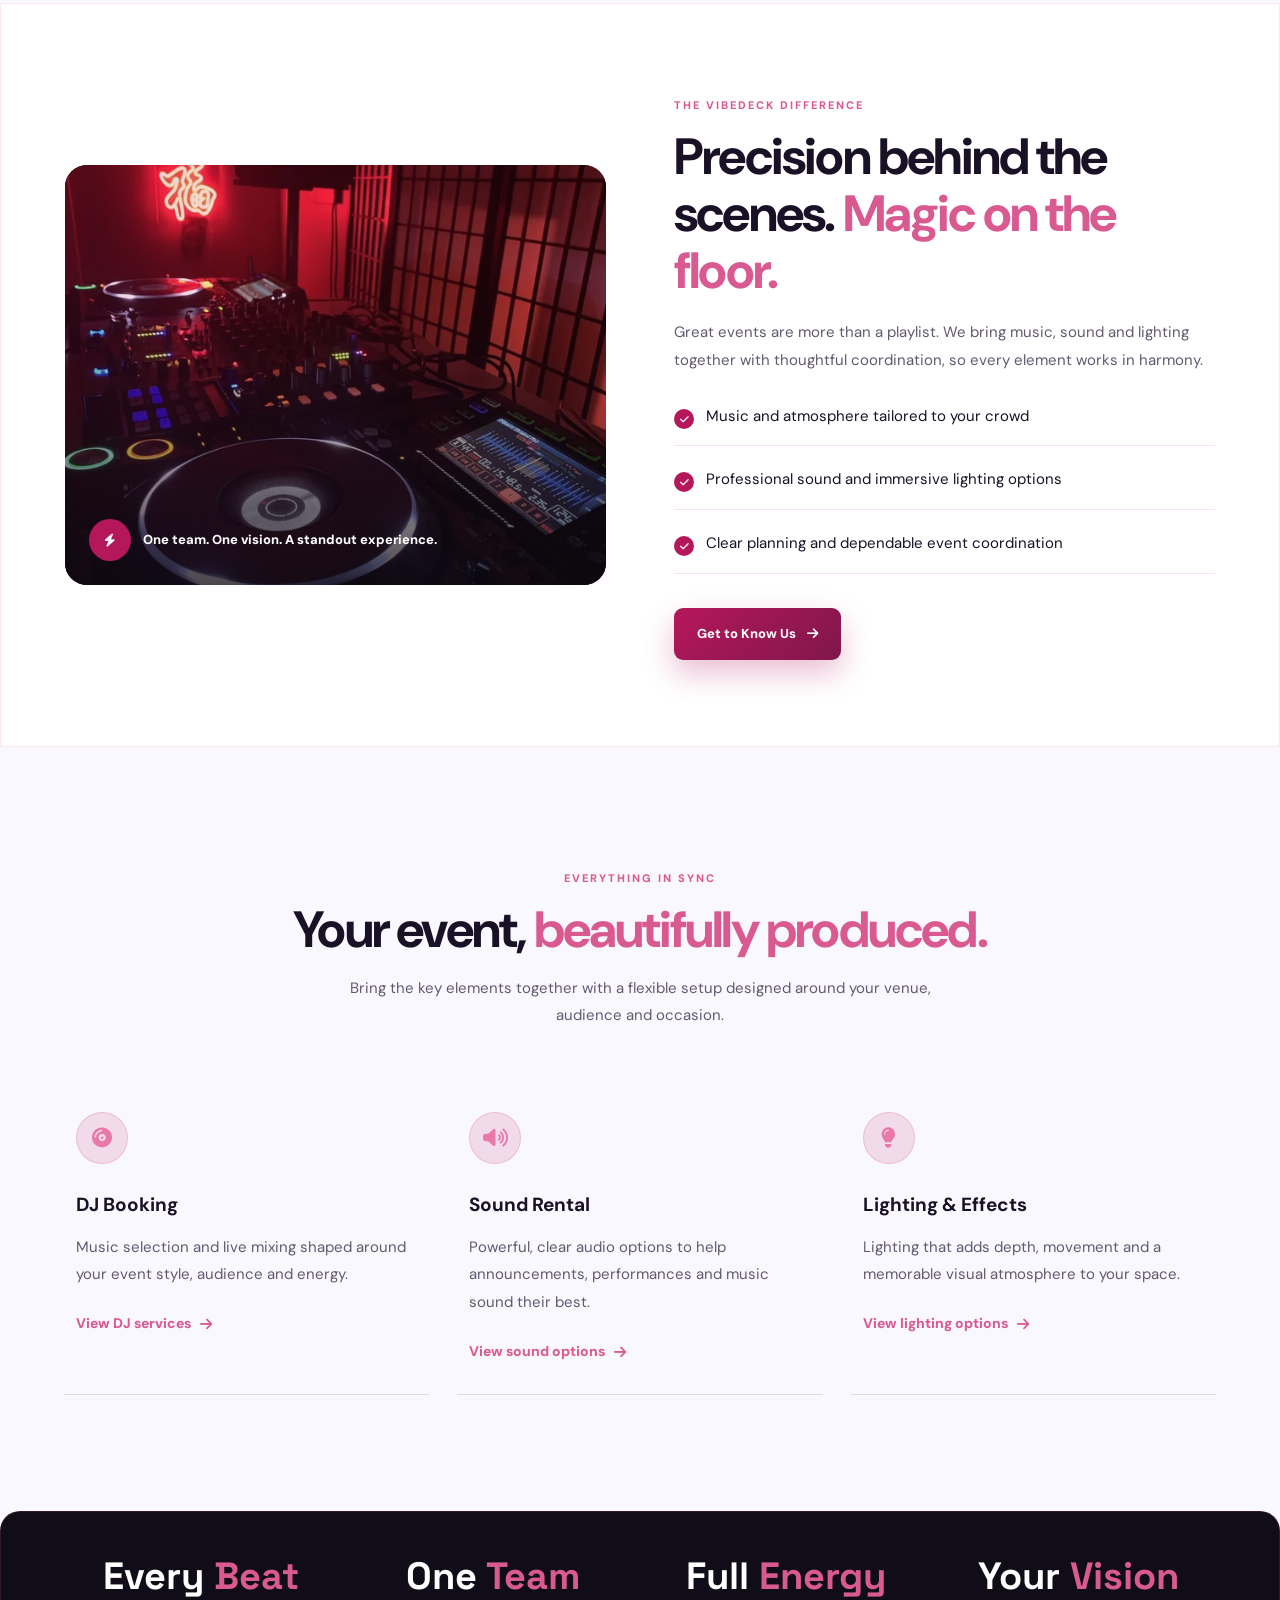
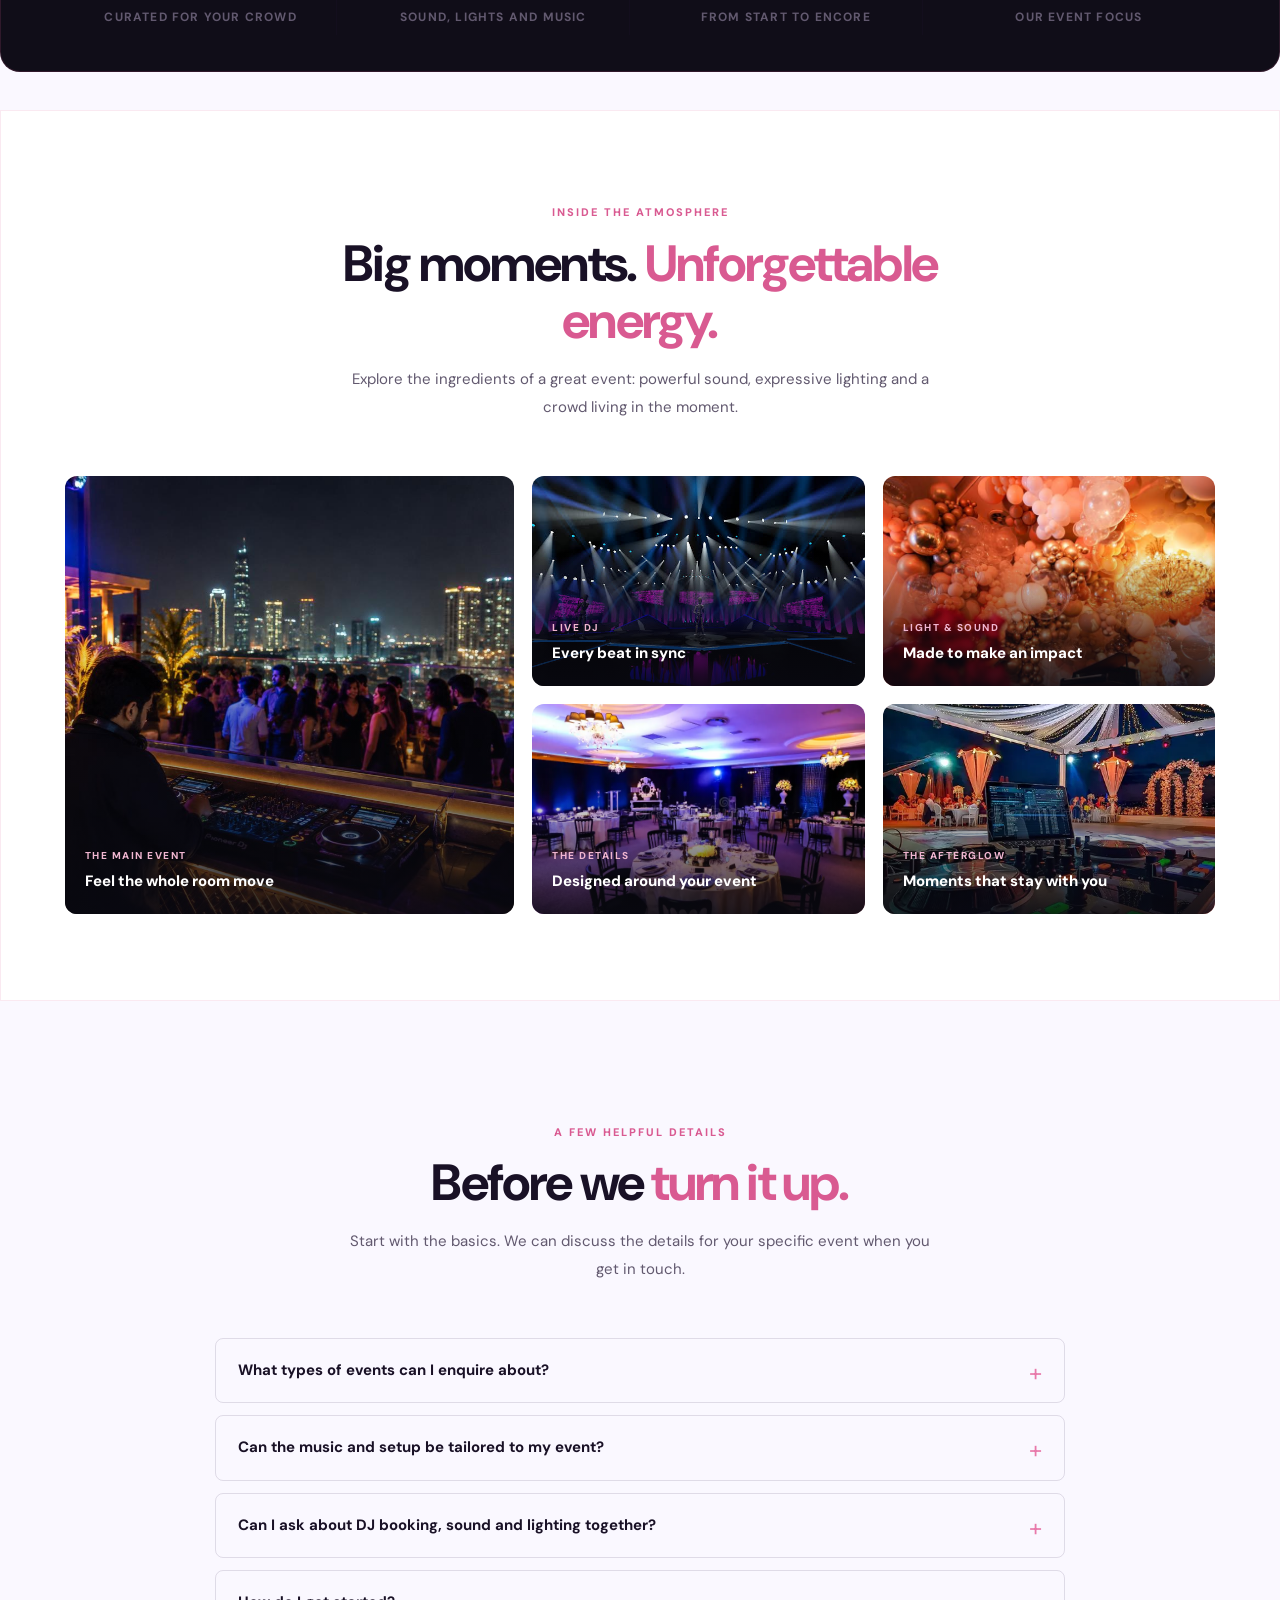
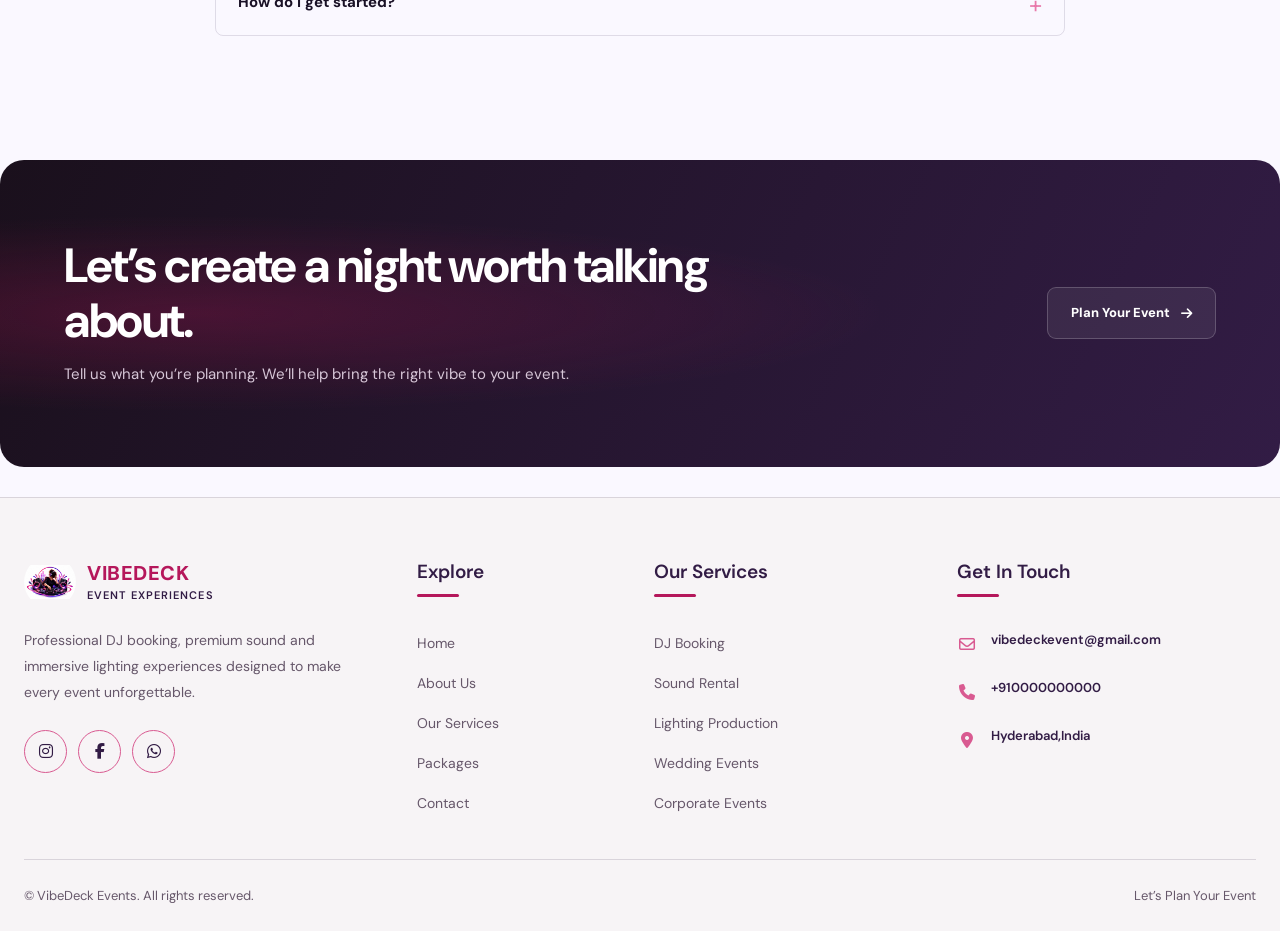
<file: Home2.html>
<!DOCTYPE html>
<html lang="en" dir="ltr" data-theme="dark">
<head>
    <meta charset="UTF-8">
    <meta name="viewport" content="width=device-width, initial-scale=1.0">
    <title>VibeDeck Events | Home 2 Premium Experience</title>
    <meta name="description" content="Discover the premium VibeDeck Events experience: DJ booking, immersive lighting, powerful sound and unforgettable celebrations.">
    <meta name="theme-color" content="#090911">

     <link rel="icon" type="image/png" href="Images/Logo1.jfif">

    <link rel="preconnect" href="https://fonts.googleapis.com">
    <link rel="preconnect" href="https://fonts.gstatic.com" crossorigin>
    <link href="https://fonts.googleapis.com/css2?family=DM+Sans:wght@400;500;600;700;800&family=Space+Grotesk:wght@400;500;600;700&display=swap" rel="stylesheet">
    <link rel="stylesheet" href="https://cdnjs.cloudflare.com/ajax/libs/font-awesome/6.5.2/css/all.min.css">
    <link rel="stylesheet" href="Home2.css">
</head>
<body>
    <!-- HEADER -->
    <header class="site-header" id="siteHeader">
        <div class="header-inner">
            <a href="index.html" class="brand" aria-label="VibeDeck Events Home">
                
<span class="brand-mark">
    <img src="Images/Logo1.jfif"
         alt="VibeDeck Events Logo"
         class="brand-logo">
</span>

               <span class="vd-brand-text">
    <span class="vd-brand-name">VIBEDECK</span>
    <span class="vd-brand-tagline">EVENT EXPERIENCES</span>
</span>
            </a>

            <button class="mobile-menu-btn" id="mobileMenuBtn" aria-label="Open navigation" aria-expanded="false">
                <i class="fa-solid fa-bars"></i>
            </button>

            <nav class="main-nav" id="mainNav" aria-label="Main navigation">
                <div class="nav-dropdown" id="homeDropdown">
                    <button class="nav-link dropdown-toggle active" id="homeDropdownBtn" aria-expanded="false">
                        Home <i class="fa-solid fa-chevron-down"></i>
                    </button>
                    <div class="dropdown-menu">
                        <a href="index.html" class="dropdown-link active">Home 1 – Classic</a>
                        <a href="home2.html" class="dropdown-link">Home 2 – Premium</a>
                    </div>
                </div>
                <a href="about.html" class="nav-link">About</a>
    <a href="servicepage.html" class="nav-link">Services</a>
    <a href="packages.html" class="nav-link">Packages</a>
    <a href="contact.html" class="nav-link">Contact</a>
    <a href="gallery.html" class="nav-link">Gallery</a>

               
            </nav>

            <div class="header-actions">
                <button class="utility-btn" id="themeToggle" aria-label="Toggle dark and light mode" title="Dark / Light mode">
                    <i class="fa-solid fa-sun"></i>
                </button>
                <button class="utility-btn" id="directionToggle" aria-label="Toggle text direction" title="Toggle LTR / RTL">
                    <i class="fa-solid fa-arrow-right-arrow-left"></i>
                </button>
             <a href="/contact.html#enquiry" class="btn btn-primary header-book">
    Book an Event <i class="fa-solid fa-arrow-up-right-from-square"></i>
</a>
            </div>
        </div>
    </header>

    <main class="home2-page">
    <!-- PREMIUM HERO -->
    <section class="home2-hero" id="home">
        <div class="home2-container home2-hero-grid">
            <div class="home2-hero-copy">
                <div class="home2-kicker"><i class="fa-solid fa-sparkles"></i> The Premium Event Experience</div>
                <h1>Make it a night <span>they remember.</span></h1>
                <p class="home2-lead">Sound that moves the crowd. Lighting that transforms the room. Music that brings everyone together. VibeDeck creates signature experiences for moments worth celebrating.</p>
                <div class="home2-hero-actions">
                    <a class="home2-btn home2-btn-primary" href="contact.html">Book Your Event <i class="fa-solid fa-arrow-right"></i></a>
                    <a class="home2-btn home2-btn-secondary" href="#home2-experiences">Discover the Experience <i class="fa-solid fa-arrow-down"></i></a>
                </div>
                <div class="home2-proof">
                   
                </div>
            </div>
            <div class="home2-visual" aria-label="Premium live DJ event photograph">
                <div class="home2-image-main"><img src="Images/DJ8.jfif" alt="DJ performing at a live event with vibrant stage lights"></div>
                <div class="home2-floating-tag"><i class="fa-solid fa-wave-square"></i> BUILT FOR THE MOMENT</div>
                <div class="home2-image-card"><span class="home2-image-card-icon"><i class="fa-solid fa-headphones"></i></span><span><strong>Feel every beat</strong><small>Sound · Lights · Atmosphere</small></span></div>
            </div>
        </div>
    </section>

    <!-- EXPERIENCE TYPES -->
    <section class="home2-section" id="home2-experiences">
        <div class="home2-container">
            <div class="home2-section-head">
                <span class="home2-eyebrow">Designed Around You</span>
                <h2>Every occasion deserves <span>its own energy.</span></h2>
                <p>From intimate celebrations to high-impact events, we shape the sound, atmosphere and flow around your vision.</p>
            </div>
            <div class="home2-experience-grid">
                <article class="home2-experience-card"><span class="home2-card-number">01 / EVENTS</span><div class="home2-card-icon"><i class="fa-solid fa-champagne-glasses"></i></div><h3>Private Celebrations</h3><p>Birthdays, anniversaries and personal milestones brought to life with music and atmosphere that feel uniquely yours.</p><a class="home2-card-link" href="servicepage.html">Explore experiences <i class="fa-solid fa-arrow-right"></i></a></article>
                <article class="home2-experience-card"><span class="home2-card-number">02 / WEDDINGS</span><div class="home2-card-icon"><i class="fa-solid fa-heart"></i></div><h3>Weddings & Receptions</h3><p>Set the tone for every moment, from elegant entrances and meaningful songs to a dance floor that stays alive.</p><a class="home2-card-link" href="servicepage.html">Explore experiences <i class="fa-solid fa-arrow-right"></i></a></article>
                <article class="home2-experience-card"><span class="home2-card-number">03 / CORPORATE</span><div class="home2-card-icon"><i class="fa-solid fa-building"></i></div><h3>Corporate Events</h3><p>Professional production, reliable sound and a polished event atmosphere for launches, celebrations and team events.</p><a class="home2-card-link" href="servicepage.html">Explore experiences <i class="fa-solid fa-arrow-right"></i></a></article>
            </div>
        </div>
    </section>

    <!-- PRODUCTION SHOWCASE -->
    <section class="home2-section home2-section-alt">
        <div class="home2-container home2-showcase">
            <div class="home2-showcase-visual"><img src="Images/images2.webp" alt="Crowd enjoying a live music performance" loading="lazy"><div class="home2-showcase-stamp"><i class="fa-solid fa-bolt"></i><span>One team. One vision. A standout experience.</span></div></div>
            <div class="home2-showcase-copy">
                <span class="home2-eyebrow">The VibeDeck Difference</span>
                <h2>Precision behind the scenes. <span>Magic on the floor.</span></h2>
                <p>Great events are more than a playlist. We bring music, sound and lighting together with thoughtful coordination, so every element works in harmony.</p>
                <ul class="home2-benefits">
                    <li><i class="fa-solid fa-check"></i><span>Music and atmosphere tailored to your crowd</span></li>
                    <li><i class="fa-solid fa-check"></i><span>Professional sound and immersive lighting options</span></li>
                    <li><i class="fa-solid fa-check"></i><span>Clear planning and dependable event coordination</span></li>
                </ul>
                <a class="home2-btn home2-btn-primary" href="about.html">Get to Know Us <i class="fa-solid fa-arrow-right"></i></a>
            </div>
        </div>
    </section>

    <!-- SERVICE PREVIEW -->
    <section class="home2-section" id="home2-services">
        <div class="home2-container">
            <div class="home2-section-head">
                <span class="home2-eyebrow">Everything in Sync</span>
                <h2>Your event, <span>beautifully produced.</span></h2>
                <p>Bring the key elements together with a flexible setup designed around your venue, audience and occasion.</p>
            </div>
            <div class="home2-experience-grid">
                <article class="home2-experience-card"><div class="home2-card-icon"><i class="fa-solid fa-compact-disc"></i></div><h3>DJ Booking</h3><p>Music selection and live mixing shaped around your event style, audience and energy.</p><a class="home2-card-link" href="servicepage.html">View DJ services <i class="fa-solid fa-arrow-right"></i></a></article>
                <article class="home2-experience-card"><div class="home2-card-icon"><i class="fa-solid fa-volume-high"></i></div><h3>Sound Rental</h3><p>Powerful, clear audio options to help announcements, performances and music sound their best.</p><a class="home2-card-link" href="servicepage.html">View sound options <i class="fa-solid fa-arrow-right"></i></a></article>
                <article class="home2-experience-card"><div class="home2-card-icon"><i class="fa-solid fa-lightbulb"></i></div><h3>Lighting & Effects</h3><p>Lighting that adds depth, movement and a memorable visual atmosphere to your space.</p><a class="home2-card-link" href="servicepage.html">View lighting options <i class="fa-solid fa-arrow-right"></i></a></article>
            </div>
        </div>
    </section>


    <!-- EVENT IMPACT STATS -->
    <section class="home2-stats-band" aria-label="VibeDeck event highlights">
      <div class="home2-container home2-stats-grid">
        <div class="home2-stat"><strong>Every <span>Beat</span></strong><small>Curated for your crowd</small></div>
        <div class="home2-stat"><strong>One <span>Team</span></strong><small>Sound, lights and music</small></div>
        <div class="home2-stat"><strong>Full <span>Energy</span></strong><small>From start to encore</small></div>
        <div class="home2-stat"><strong>Your <span>Vision</span></strong><small>Our event focus</small></div>
      </div>
    </section>

    <!-- EVENT GALLERY -->
    <section class="home2-section home2-section-alt" id="home2-gallery">
      <div class="home2-container">
        <div class="home2-section-head"><span class="home2-eyebrow">Inside The Atmosphere</span><h2>Big moments. <span>Unforgettable energy.</span></h2><p>Explore the ingredients of a great event: powerful sound, expressive lighting and a crowd living in the moment.</p></div>
        <div class="home2-gallery-grid">
          <a class="home2-gallery-item" href="services.html"><img src="Images/images4.jpg" alt="Crowd enjoying an energetic live event" loading="lazy"><span class="home2-gallery-caption"><small>THE MAIN EVENT</small>Feel the whole room move</span></a>
          <a class="home2-gallery-item" href="services.html"><img src="Images/images7.jfif" alt="DJ mixing music on stage" loading="lazy"><span class="home2-gallery-caption"><small>LIVE DJ</small>Every beat in sync</span></a>
          <a class="home2-gallery-item" href="services.html"><img src="Images/images5.jfif" alt="Concert stage lights and audience" loading="lazy"><span class="home2-gallery-caption"><small>LIGHT & SOUND</small>Made to make an impact</span></a>
          <a class="home2-gallery-item" href="packages.html"><img src="Images/Images3.webp" alt="Elegant event venue setup" loading="lazy"><span class="home2-gallery-caption"><small>THE DETAILS</small>Designed around your event</span></a>
          <a class="home2-gallery-item" href="packages.html"><img src="Images/Homeimg5.webp" alt="Party lighting and dance floor" loading="lazy"><span class="home2-gallery-caption"><small>THE AFTERGLOW</small>Moments that stay with you</span></a>
        </div>
      </div>
    </section>

    <!-- FAQ -->
    <section class="home2-section" id="home2-faq">
      <div class="home2-container">
        <div class="home2-section-head"><span class="home2-eyebrow">A Few Helpful Details</span><h2>Before we <span>turn it up.</span></h2><p>Start with the basics. We can discuss the details for your specific event when you get in touch.</p></div>
        <div class="home2-faq-list">
          <details><summary>What types of events can I enquire about?</summary><p>You can enquire about private celebrations, weddings, receptions, corporate events and other occasions that need DJ, sound or lighting support.</p></details>
          <details><summary>Can the music and setup be tailored to my event?</summary><p>Yes. Share your event style, venue, audience and preferences so the options can be discussed around your needs.</p></details>
          <details><summary>Can I ask about DJ booking, sound and lighting together?</summary><p>Absolutely. Mention the services you need in your enquiry and the team can help you explore a suitable combination.</p></details>
          <details><summary>How do I get started?</summary><p>Use the Book Your Event or Plan Your Event button to share your details and begin the conversation.</p></details>
        </div>
      </div>
    </section>

    <!-- FINAL CTA -->
    <section class="home2-final">
        <div class="home2-container home2-final-inner">
            <div><h2>Let’s create a night worth talking about.</h2><p>Tell us what you’re planning. We’ll help bring the right vibe to your event.</p></div>
            <a class="home2-btn home2-btn-secondary" href="contact.html">Plan Your Event <i class="fa-solid fa-arrow-right"></i></a>
        </div>
    </section>
</main>
 <!-- VIBEDECK FOOTER START -->
<footer class="vd-site-footer">
    <div class="vd-footer-container">

        <div class="vd-footer-grid">

            <!-- Brand Column -->
            <div class="vd-footer-brand-column">

                <a href="index.html" class="vd-footer-brand">
                    <img src="Images/Logo1.jfif"
                         alt="VibeDeck Events Logo"
                         class="vd-footer-logo">

                    <span class="vd-footer-brand-text">
                        <span class="vd-footer-brand-name">VIBEDECK</span>
                        <span class="vd-footer-tagline">EVENT EXPERIENCES</span>
                    </span>
                </a>

                <p class="vd-footer-description">
                    Professional DJ booking, premium sound and immersive
                    lighting experiences designed to make every event
                    unforgettable.
                </p>

                <div class="vd-social-links">
                    <a href="#" class="vd-social-link"
                       aria-label="Instagram">
                        <i class="fa-brands fa-instagram"></i>
                    </a>

                    <a href="#" class="vd-social-link"
                       aria-label="Facebook">
                        <i class="fa-brands fa-facebook-f"></i>
                    </a>

                    <a href="#" class="vd-social-link"
                       aria-label="WhatsApp">
                        <i class="fa-brands fa-whatsapp"></i>
                    </a>
                </div>
            </div>

            <!-- Explore Column -->
            <div class="vd-footer-column">
                <h3 class="vd-footer-heading">Explore</h3>

                <ul class="vd-footer-links">
                    <li><a href="index.html">Home</a></li>
                    <li><a href="about.html">About Us</a></li>
                    <li><a href="servicepage.html">Our Services</a></li>
                    <li><a href="packages.html">Packages</a></li>
                    <li><a href="contact.html">Contact</a></li>
                </ul>
            </div>

            <!-- Our Services Column -->
            <div class="vd-footer-column">
                <h3 class="vd-footer-heading">Our Services</h3>

                <ul class="vd-footer-links">
                    <li><a href="servicepage.html">DJ Booking</a></li>
                    <li><a href="servicepage.html">Sound Rental</a></li>
                    <li><a href="servicepage.html">Lighting Production</a></li>
                    <li><a href="servicepage.html">Wedding Events</a></li>
                    <li><a href="servicepage.html">Corporate Events</a></li>
                </ul>
            </div>

            <!-- Get In Touch Column -->
            <div class="vd-footer-column vd-contact-column">
                <h3 class="vd-footer-heading">Get In Touch</h3>


                <div class="vd-contact-item">
                    <span class="vd-contact-icon">
                        <i class="fa-regular fa-envelope"
                           aria-hidden="true"></i>
                    </span>
                    <div>
                        <span class="vd-contact-label">vibedeckevent@gmail.com</span>
                        
                    </div>
                </div>

                <div class="vd-contact-item">
                    <span class="vd-contact-icon">
                        <i class="fa-solid fa-phone"
                           aria-hidden="true"></i>
                    </span>
                    <div>
                        <span class="vd-contact-label">+910000000000</span>
                      
                    </div>
                </div>

                <div class="vd-contact-item">
                    <span class="vd-contact-icon">
                        <i class="fa-solid fa-location-dot"
                           aria-hidden="true"></i>
                    </span>
                    <div>
                        <span class="vd-contact-label">Hyderabad,India</span>
                      
                    </div>
                </div>
            </div>

        </div>

        <!-- Bottom Footer -->
        <div class="vd-footer-bottom">
            <p>
                © <span id="vdCopyrightYear"></span>
                VibeDeck Events. All rights reserved.
            </p>

            <a href="contact.html" class="vd-footer-bottom-link">
                Let’s Plan Your Event
            </a>
        </div>

    </div>
</footer>
<script src="Home2.js"></script>

</body>
</html>
</file>
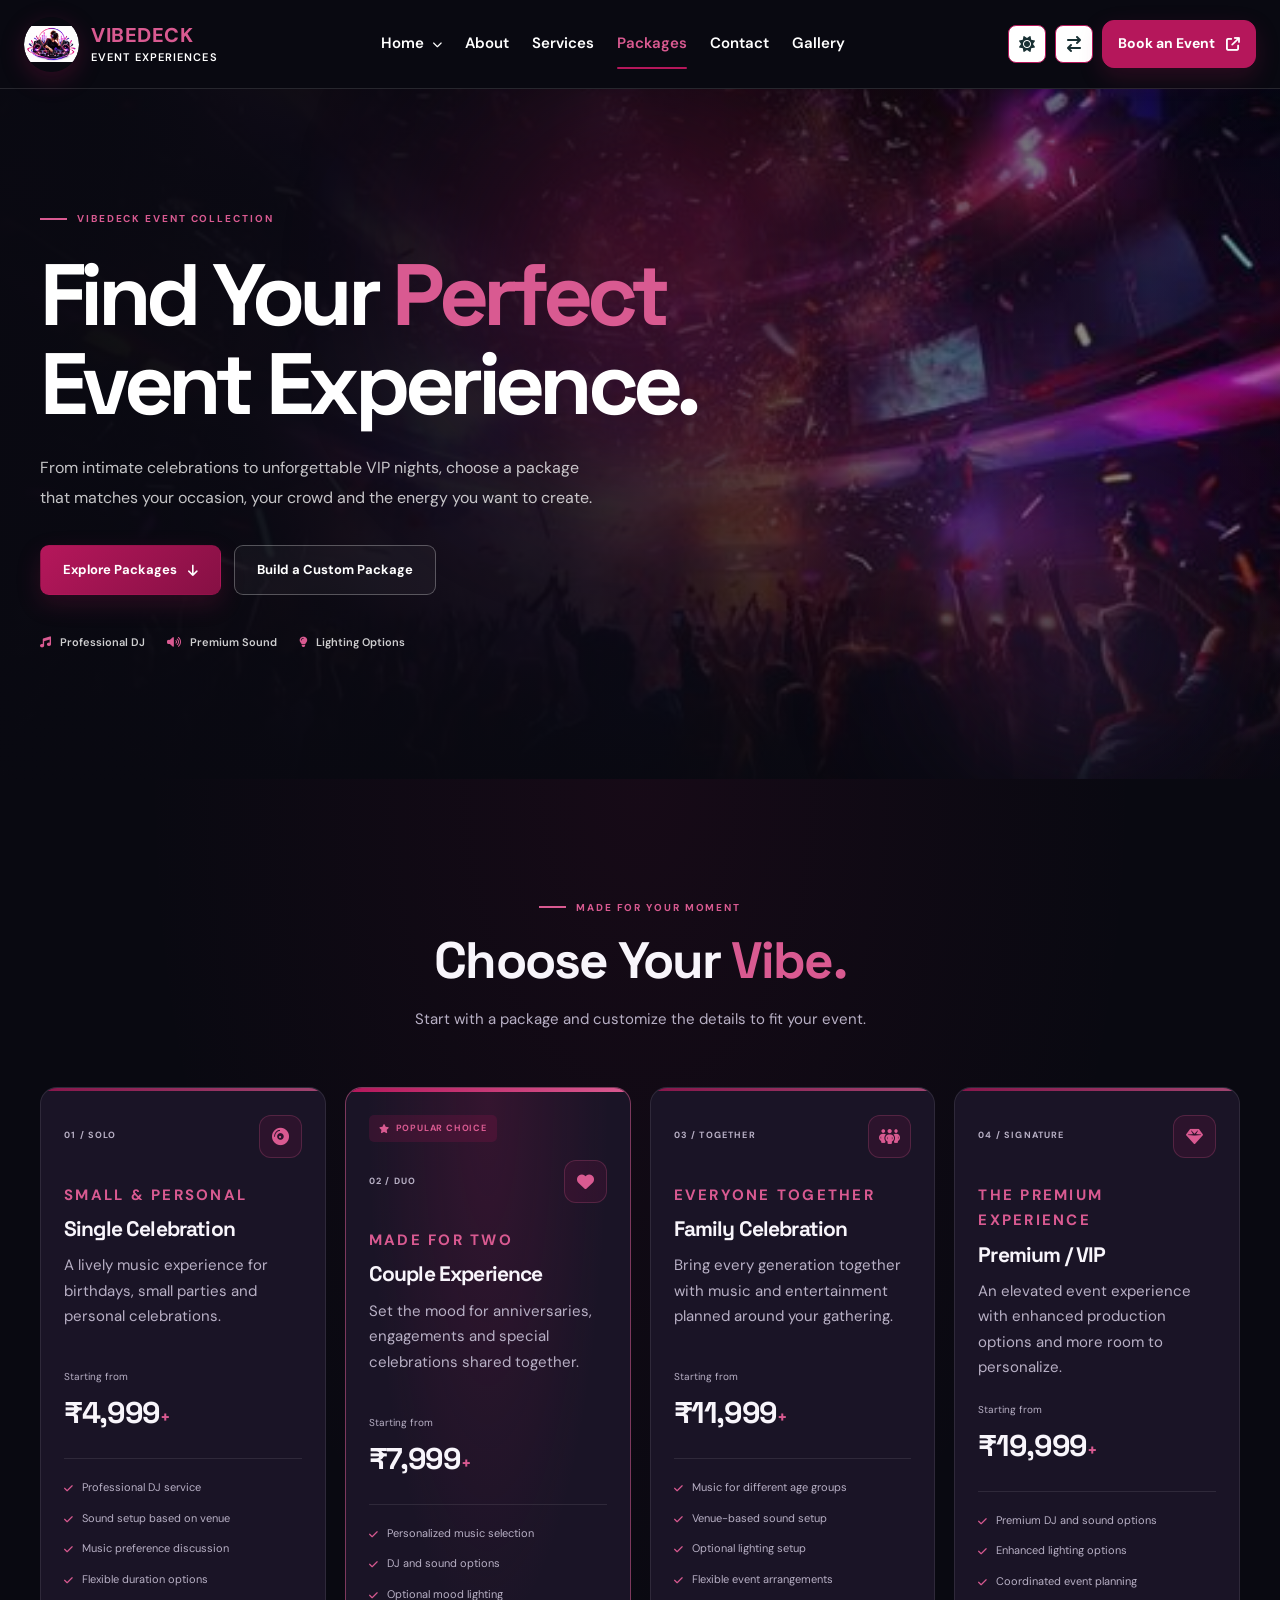
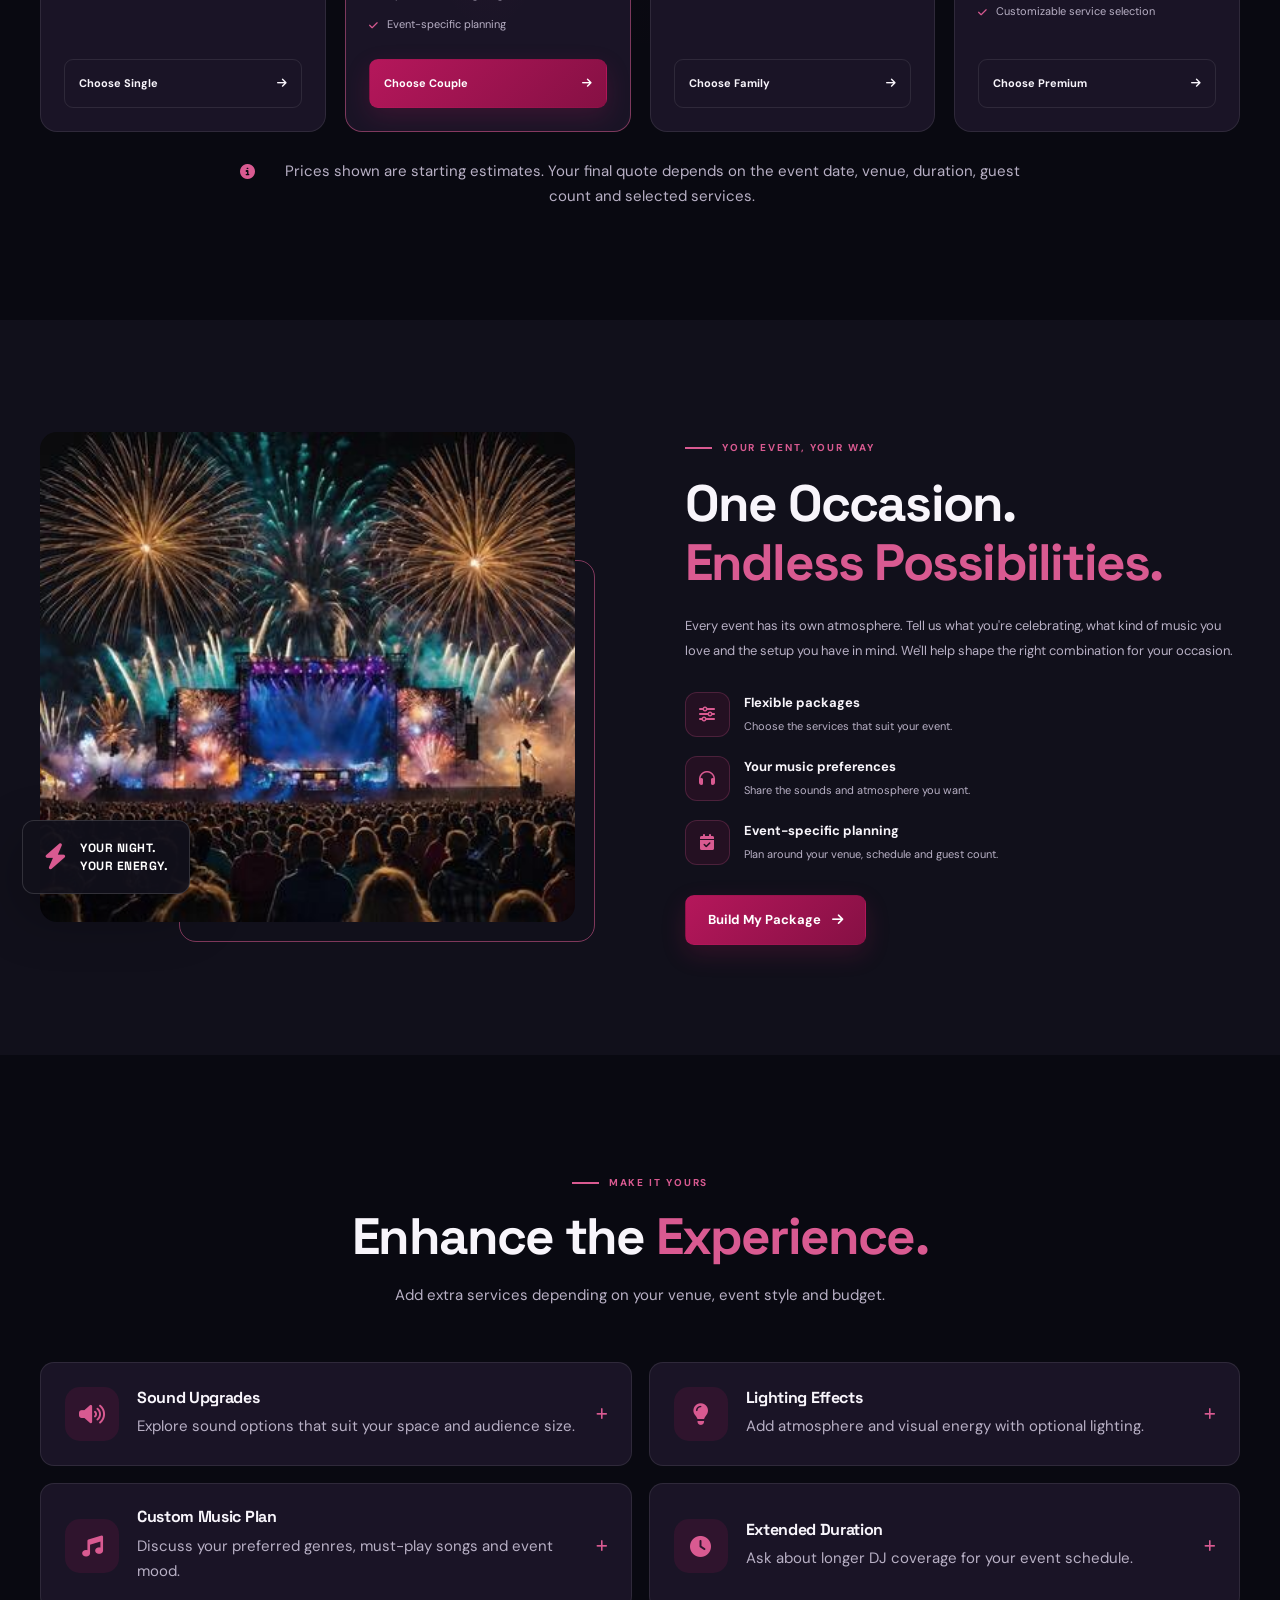
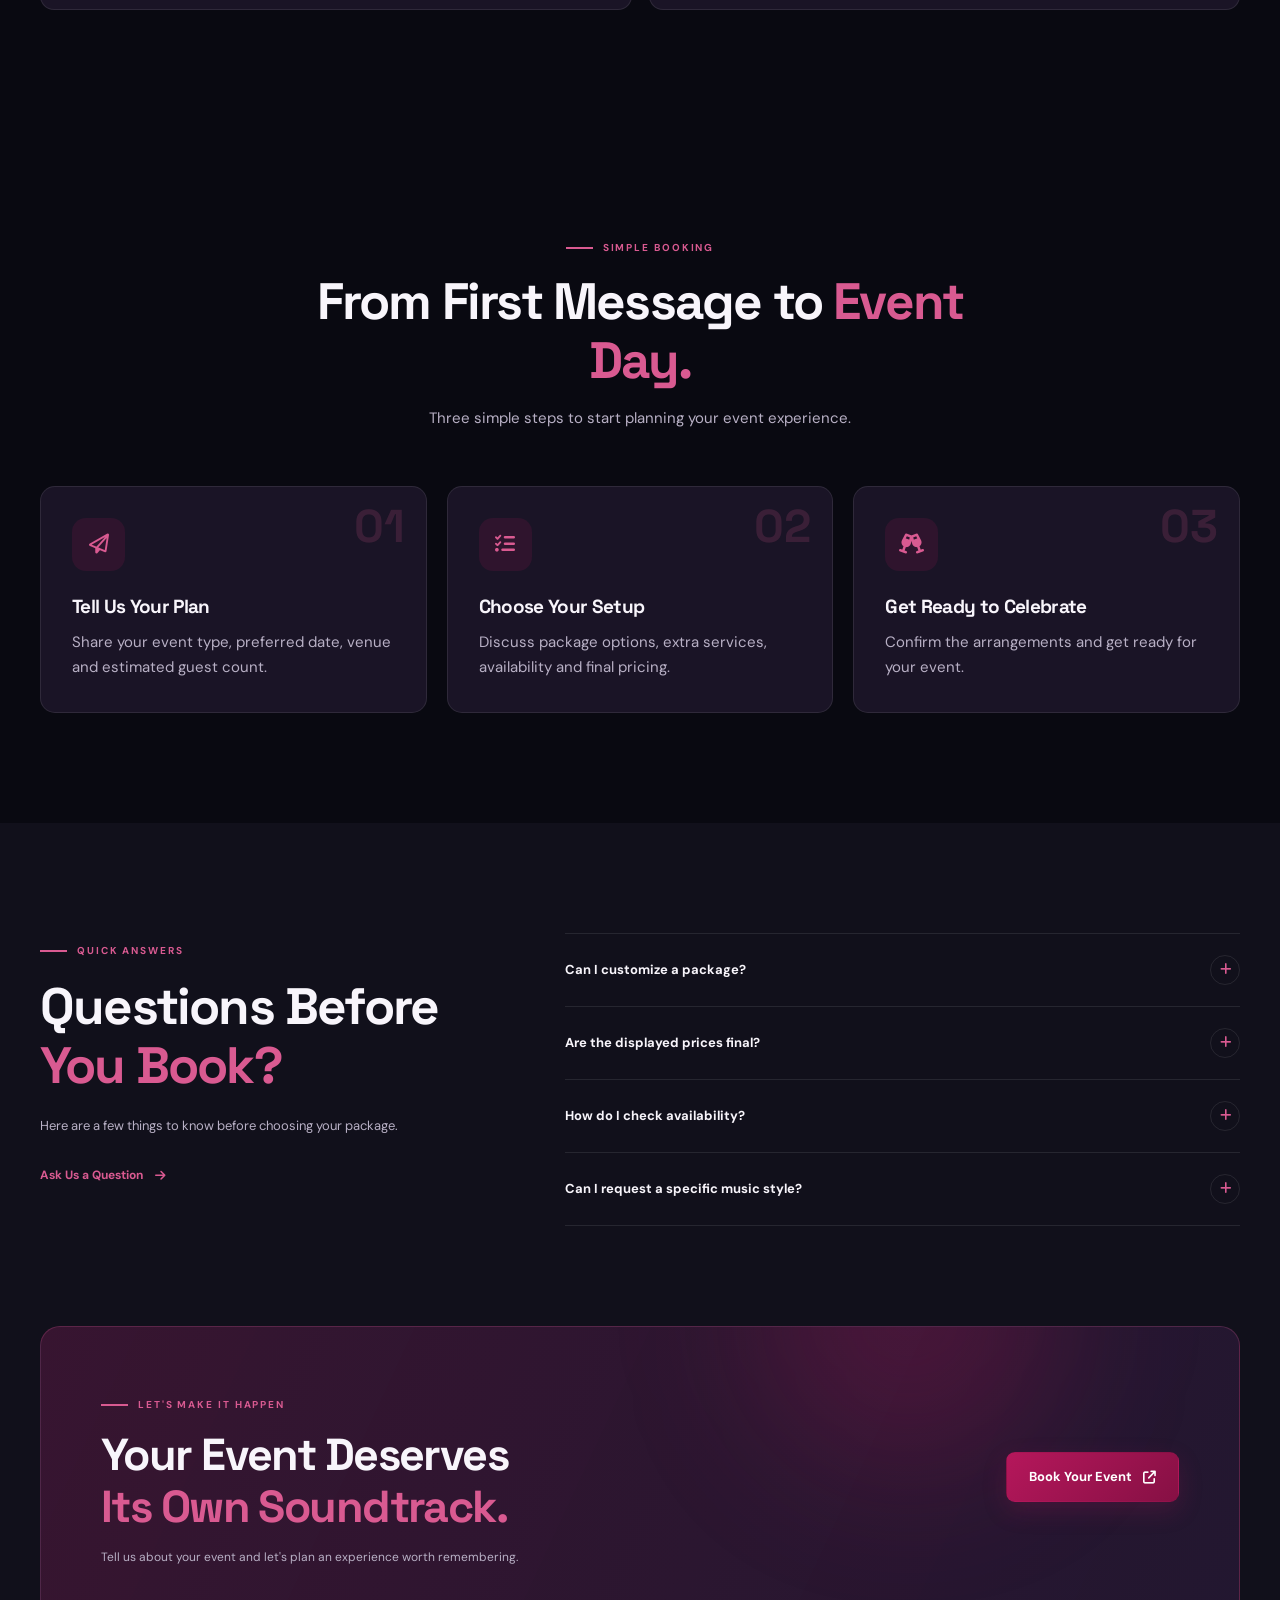
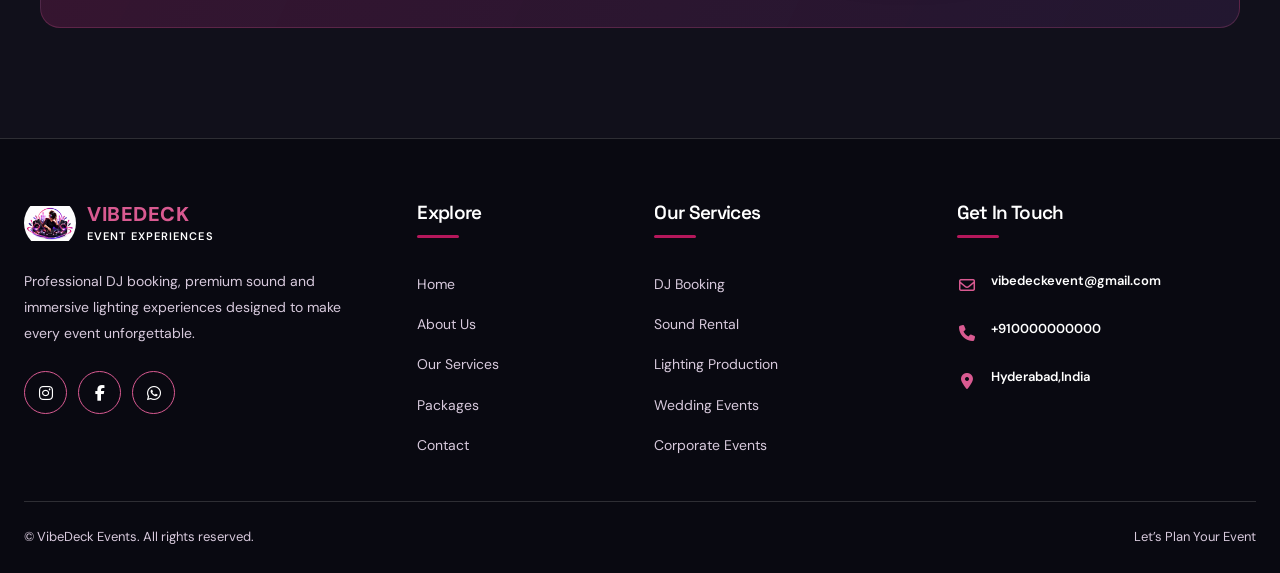
<file: Packages.html>
<!DOCTYPE html>
<html lang="en" dir="ltr" data-theme="dark">
<head>
    <meta charset="UTF-8">
    <meta name="viewport" content="width=device-width, initial-scale=1.0">
    <title>Event Packages | VibeDeck Events</title>
    <meta name="description" content="Explore VibeDeck Events DJ booking packages for celebrations, couples, family events and premium VIP experiences.">
    <meta name="theme-color" content="#090911">

     <link rel="icon" type="image/png" href="Images/Logo1.jfif">

    <link rel="preconnect" href="https://fonts.googleapis.com">
    <link rel="preconnect" href="https://fonts.gstatic.com" crossorigin>
    <link href="https://fonts.googleapis.com/css2?family=DM+Sans:wght@400;500;600;700&family=Space+Grotesk:wght@400;500;600;700&display=swap" rel="stylesheet">
    <link rel="stylesheet" href="https://cdnjs.cloudflare.com/ajax/libs/font-awesome/6.5.2/css/all.min.css">
    <link rel="stylesheet" href="packages.css">
</head>
<body>

    <!-- SAME VIBEDECK HEADER -->
    <header class="site-header" id="siteHeader">
        <div class="header-inner">
            <a href="index.html" class="brand" aria-label="VibeDeck Events Home">
              
<span class="brand-mark">
    <img src="Images/Logo1.jfif"
         alt="VibeDeck Events Logo"
         class="brand-logo">
</span>

               <span class="vd-brand-text">
    <span class="vd-brand-name">VIBEDECK</span>
    <span class="vd-brand-tagline">EVENT EXPERIENCES</span>
</span>
            </a>

            <button class="mobile-menu-btn" id="mobileMenuBtn" aria-label="Open navigation" aria-expanded="false">
                <i class="fa-solid fa-bars"></i>
            </button>

            <nav class="main-nav" id="mainNav" aria-label="Main navigation">
                <div class="nav-dropdown" id="homeDropdown">
                    <button class="nav-link dropdown-toggle" id="homeDropdownBtn" aria-expanded="false">
                        Home <i class="fa-solid fa-chevron-down"></i>
                    </button>
                    <div class="dropdown-menu">
                        <a href="index.html" class="dropdown-link">Home 1 – Classic</a>
                        <a href="home2.html" class="dropdown-link">Home 2 – Premium</a>
                    </div>
                </div>
                <a href="About.html" class="nav-link">About</a>
                <a href="servicepage.html" class="nav-link">Services</a>
                <a href="Packages.html" class="nav-link active">Packages</a>
                <a href="contact.html" class="nav-link">Contact</a>
                <a href="gallery.html" class="nav-link">Gallery</a>
            </nav>

            <div class="header-actions">
                <button class="utility-btn" id="themeToggle" aria-label="Toggle dark and light mode" title="Dark / Light mode">
                    <i class="fa-solid fa-sun"></i>
                </button>
                <button class="utility-btn" id="directionToggle" aria-label="Toggle text direction" title="Toggle LTR / RTL">
                    <i class="fa-solid fa-arrow-right-arrow-left"></i>
                </button>
              <a href="/contact.html#enquiry" class="btn btn-primary header-book">
    Book an Event <i class="fa-solid fa-arrow-up-right-from-square"></i>
</a>
            </div>
        </div>
    </header>

    <main>
        <!-- SECTION 1: HERO -->
        <section class="packages-hero">
            <div class="hero-image"></div>
            <div class="hero-overlay"></div>
            <div class="hero-glow hero-glow-one"></div>
            <div class="hero-glow hero-glow-two"></div>

            <div class="section-container hero-content reveal">
                <span class="eyebrow"><span></span> VIBEDECK EVENT COLLECTION</span>
                <h1>Find Your <span>Perfect</span><br>Event Experience.</h1>
                <p>
                    From intimate celebrations to unforgettable VIP nights,
                    choose a package that matches your occasion, your crowd
                    and the energy you want to create.
                </p>
                <div class="hero-actions">
                    <a href="#packages" class="btn btn-primary">
                        Explore Packages <i class="fa-solid fa-arrow-down"></i>
                    </a>
                    <a href="contact.html" class="btn btn-outline">
                        Build a Custom Package
                    </a>
                </div>
                <div class="hero-trust">
                    <span><i class="fa-solid fa-music"></i> Professional DJ</span>
                    <span><i class="fa-solid fa-volume-high"></i> Premium Sound</span>
                    <span><i class="fa-solid fa-lightbulb"></i> Lighting Options</span>
                </div>
            </div>

        
        </section>

        <!-- SECTION 2: PACKAGE CARDS -->
        <section class="packages-section section-space" id="packages">
            <div class="section-container">
                <div class="section-heading reveal">
                    <span class="eyebrow"><span></span> MADE FOR YOUR MOMENT</span>
                    <h2>Choose Your <span>Vibe.</span></h2>
                    <p>Start with a package and customize the details to fit your event.</p>
                </div>

                <div class="package-grid">
                    <article class="package-card reveal">
                        <div class="package-top">
                            <span class="package-number">01 / SOLO</span>
                            <span class="package-icon"><i class="fa-solid fa-compact-disc"></i></span>
                        </div>
                        <p class="package-label">SMALL & PERSONAL</p>
                        <h3>Single Celebration</h3>
                        <p class="package-description">
                            A lively music experience for birthdays, small parties
                            and personal celebrations.
                        </p>
                        <div class="package-price">
                            <span>Starting from</span>
                            <strong>₹4,999<small>+</small></strong>
                        </div>
                        <div class="package-divider"></div>
                        <ul class="package-features">
                            <li><i class="fa-solid fa-check"></i> Professional DJ service</li>
                            <li><i class="fa-solid fa-check"></i> Sound setup based on venue</li>
                            <li><i class="fa-solid fa-check"></i> Music preference discussion</li>
                            <li><i class="fa-solid fa-check"></i> Flexible duration options</li>
                        </ul>
                        <a href="contact.html?package=single" class="btn btn-card">
                            Choose Single <i class="fa-solid fa-arrow-right"></i>
                        </a>
                    </article>

                    <article class="package-card package-featured reveal">
                        <span class="popular-badge"><i class="fa-solid fa-star"></i> POPULAR CHOICE</span>
                        <div class="package-top">
                            <span class="package-number">02 / DUO</span>
                            <span class="package-icon"><i class="fa-solid fa-heart"></i></span>
                        </div>
                        <p class="package-label">MADE FOR TWO</p>
                        <h3>Couple Experience</h3>
                        <p class="package-description">
                            Set the mood for anniversaries, engagements and
                            special celebrations shared together.
                        </p>
                        <div class="package-price">
                            <span>Starting from</span>
                            <strong>₹7,999<small>+</small></strong>
                        </div>
                        <div class="package-divider"></div>
                        <ul class="package-features">
                            <li><i class="fa-solid fa-check"></i> Personalized music selection</li>
                            <li><i class="fa-solid fa-check"></i> DJ and sound options</li>
                            <li><i class="fa-solid fa-check"></i> Optional mood lighting</li>
                            <li><i class="fa-solid fa-check"></i> Event-specific planning</li>
                        </ul>
                        <a href="contact.html?package=couple" class="btn btn-primary package-button">
                            Choose Couple <i class="fa-solid fa-arrow-right"></i>
                        </a>
                    </article>

                    <article class="package-card reveal">
                        <div class="package-top">
                            <span class="package-number">03 / TOGETHER</span>
                            <span class="package-icon"><i class="fa-solid fa-people-group"></i></span>
                        </div>
                        <p class="package-label">EVERYONE TOGETHER</p>
                        <h3>Family Celebration</h3>
                        <p class="package-description">
                            Bring every generation together with music and
                            entertainment planned around your gathering.
                        </p>
                        <div class="package-price">
                            <span>Starting from</span>
                            <strong>₹11,999<small>+</small></strong>
                        </div>
                        <div class="package-divider"></div>
                        <ul class="package-features">
                            <li><i class="fa-solid fa-check"></i> Music for different age groups</li>
                            <li><i class="fa-solid fa-check"></i> Venue-based sound setup</li>
                            <li><i class="fa-solid fa-check"></i> Optional lighting setup</li>
                            <li><i class="fa-solid fa-check"></i> Flexible event arrangements</li>
                        </ul>
                        <a href="contact.html?package=family" class="btn btn-card">
                            Choose Family <i class="fa-solid fa-arrow-right"></i>
                        </a>
                    </article>

                    <article class="package-card package-vip reveal">
                        <div class="package-top">
                            <span class="package-number">04 / SIGNATURE</span>
                            <span class="package-icon"><i class="fa-solid fa-gem"></i></span>
                        </div>
                        <p class="package-label">THE PREMIUM EXPERIENCE</p>
                        <h3>Premium / VIP</h3>
                        <p class="package-description">
                            An elevated event experience with enhanced production
                            options and more room to personalize.
                        </p>
                        <div class="package-price">
                            <span>Starting from</span>
                            <strong>₹19,999<small>+</small></strong>
                        </div>
                        <div class="package-divider"></div>
                        <ul class="package-features">
                            <li><i class="fa-solid fa-check"></i> Premium DJ and sound options</li>
                            <li><i class="fa-solid fa-check"></i> Enhanced lighting options</li>
                            <li><i class="fa-solid fa-check"></i> Coordinated event planning</li>
                            <li><i class="fa-solid fa-check"></i> Customizable service selection</li>
                        </ul>
                        <a href="contact.html?package=premium" class="btn btn-card">
                            Choose Premium <i class="fa-solid fa-arrow-right"></i>
                        </a>
                    </article>
                </div>

                <p class="pricing-note">
                    <i class="fa-solid fa-circle-info"></i>
                    Prices shown are starting estimates. Your final quote depends on the event date,
                    venue, duration, guest count and selected services.
                </p>
            </div>
        </section>

        <!-- SECTION 3: CUSTOM PACKAGE -->
        <section class="custom-section section-space">
            <div class="section-container custom-layout">
                <div class="custom-visual reveal">
                    <img src="Images/DJIMG6.jpg" alt="Crowd enjoying a live music event" loading="lazy">
                    <div class="visual-tag"><i class="fa-solid fa-bolt"></i><span>YOUR NIGHT.<br>YOUR ENERGY.</span></div>
                    <div class="visual-outline"></div>
                </div>
                <div class="custom-copy reveal">
                    <span class="eyebrow"><span></span> YOUR EVENT, YOUR WAY</span>
                    <h2>One Occasion.<br><span>Endless Possibilities.</span></h2>
                    <p>
                        Every event has its own atmosphere. Tell us what you're celebrating,
                        what kind of music you love and the setup you have in mind.
                        We'll help shape the right combination for your occasion.
                    </p>
                    <div class="custom-points">
                        <div><span><i class="fa-solid fa-sliders"></i></span><p><strong>Flexible packages</strong><small>Choose the services that suit your event.</small></p></div>
                        <div><span><i class="fa-solid fa-headphones"></i></span><p><strong>Your music preferences</strong><small>Share the sounds and atmosphere you want.</small></p></div>
                        <div><span><i class="fa-solid fa-calendar-check"></i></span><p><strong>Event-specific planning</strong><small>Plan around your venue, schedule and guest count.</small></p></div>
                    </div>
                    <a href="contact.html?package=custom" class="btn btn-primary">
                        Build My Package <i class="fa-solid fa-arrow-right"></i>
                    </a>
                </div>
            </div>
        </section>

        <!-- SECTION 4: ADD-ONS -->
        <section class="addons-section section-space">
            <div class="section-container">
                <div class="section-heading reveal">
                    <span class="eyebrow"><span></span> MAKE IT YOURS</span>
                    <h2>Enhance the <span>Experience.</span></h2>
                    <p>Add extra services depending on your venue, event style and budget.</p>
                </div>
                <div class="addons-grid">
                    <article class="addon-card reveal">
                        <span class="addon-icon"><i class="fa-solid fa-volume-high"></i></span>
                        <div><h3>Sound Upgrades</h3><p>Explore sound options that suit your space and audience size.</p></div>
                        <i class="fa-solid fa-plus addon-plus"></i>
                    </article>
                    <article class="addon-card reveal">
                        <span class="addon-icon"><i class="fa-solid fa-lightbulb"></i></span>
                        <div><h3>Lighting Effects</h3><p>Add atmosphere and visual energy with optional lighting.</p></div>
                        <i class="fa-solid fa-plus addon-plus"></i>
                    </article>
                    <article class="addon-card reveal">
                        <span class="addon-icon"><i class="fa-solid fa-music"></i></span>
                        <div><h3>Custom Music Plan</h3><p>Discuss your preferred genres, must-play songs and event mood.</p></div>
                        <i class="fa-solid fa-plus addon-plus"></i>
                    </article>
                    <article class="addon-card reveal">
                        <span class="addon-icon"><i class="fa-solid fa-clock"></i></span>
                        <div><h3>Extended Duration</h3><p>Ask about longer DJ coverage for your event schedule.</p></div>
                        <i class="fa-solid fa-plus addon-plus"></i>
                    </article>
                </div>
            </div>
        </section>

        <!-- SECTION 6: BOOKING PROCESS -->
        <section class="process-section section-space">
            <div class="section-container">
                <div class="section-heading reveal">
                    <span class="eyebrow"><span></span> SIMPLE BOOKING</span>
                    <h2>From First Message to <span>Event Day.</span></h2>
                    <p>Three simple steps to start planning your event experience.</p>
                </div>
                <div class="process-grid">
                    <article class="process-card reveal">
                        <span class="process-number">01</span>
                        <span class="process-icon"><i class="fa-regular fa-paper-plane"></i></span>
                        <h3>Tell Us Your Plan</h3>
                        <p>Share your event type, preferred date, venue and estimated guest count.</p>
                    </article>
                    <article class="process-card reveal">
                        <span class="process-number">02</span>
                        <span class="process-icon"><i class="fa-solid fa-list-check"></i></span>
                        <h3>Choose Your Setup</h3>
                        <p>Discuss package options, extra services, availability and final pricing.</p>
                    </article>
                    <article class="process-card reveal">
                        <span class="process-number">03</span>
                        <span class="process-icon"><i class="fa-solid fa-champagne-glasses"></i></span>
                        <h3>Get Ready to Celebrate</h3>
                        <p>Confirm the arrangements and get ready for your event.</p>
                    </article>
                </div>
            </div>
        </section>

        <!-- SECTION 7: FAQ + CTA -->
        <section class="faq-cta-section section-space">
            <div class="section-container">
                <div class="faq-layout">
                    <div class="faq-intro reveal">
                        <span class="eyebrow"><span></span> QUICK ANSWERS</span>
                        <h2>Questions Before<br><span>You Book?</span></h2>
                        <p>Here are a few things to know before choosing your package.</p>
                        <a href="contact.html" class="text-link">Ask Us a Question <i class="fa-solid fa-arrow-right"></i></a>
                    </div>
                    <div class="faq-list reveal">
                        <article class="faq-item">
                            <button class="faq-question" aria-expanded="false">
                                Can I customize a package?
                                <span><i class="fa-solid fa-plus"></i></span>
                            </button>
                            <div class="faq-answer"><p>Yes. You can discuss your event requirements and ask for a combination of suitable DJ, sound and lighting services.</p></div>
                        </article>
                        <article class="faq-item">
                            <button class="faq-question" aria-expanded="false">
                                Are the displayed prices final?
                                <span><i class="fa-solid fa-plus"></i></span>
                            </button>
                            <div class="faq-answer"><p>No. The listed prices are starting estimates. Final pricing depends on your date, venue, duration, guest count and selected services.</p></div>
                        </article>
                        <article class="faq-item">
                            <button class="faq-question" aria-expanded="false">
                                How do I check availability?
                                <span><i class="fa-solid fa-plus"></i></span>
                            </button>
                            <div class="faq-answer"><p>Use any package button or the contact page to share your event details and preferred date.</p></div>
                        </article>
                        <article class="faq-item">
                            <button class="faq-question" aria-expanded="false">
                                Can I request a specific music style?
                                <span><i class="fa-solid fa-plus"></i></span>
                            </button>
                            <div class="faq-answer"><p>Absolutely. Share your preferred genres and special song requests while discussing your event plan.</p></div>
                        </article>
                    </div>
                </div>

                <div class="final-cta reveal">
                    <div class="cta-glow"></div>
                    <div class="final-cta-copy">
                        <span class="eyebrow"><span></span> LET'S MAKE IT HAPPEN</span>
                        <h2>Your Event Deserves<br><span>Its Own Soundtrack.</span></h2>
                        <p>Tell us about your event and let's plan an experience worth remembering.</p>
                    </div>
                    <a href="contact.html" class="btn btn-primary cta-button">
                        Book Your Event <i class="fa-solid fa-arrow-up-right-from-square"></i>
                    </a>
                </div>
            </div>
        </section>
    </main>

     <!-- VIBEDECK FOOTER START -->
<footer class="vd-site-footer">
    <div class="vd-footer-container">

        <div class="vd-footer-grid">

            <!-- Brand Column -->
            <div class="vd-footer-brand-column">

                <a href="index.html" class="vd-footer-brand">
                    <img src="Images/Logo1.jfif"
                         alt="VibeDeck Events Logo"
                         class="vd-footer-logo">

                    <span class="vd-footer-brand-text">
                        <span class="vd-footer-brand-name">VIBEDECK</span>
                        <span class="vd-footer-tagline">EVENT EXPERIENCES</span>
                    </span>
                </a>

                <p class="vd-footer-description">
                    Professional DJ booking, premium sound and immersive
                    lighting experiences designed to make every event
                    unforgettable.
                </p>

                <div class="vd-social-links">
                    <a href="#" class="vd-social-link"
                       aria-label="Instagram">
                        <i class="fa-brands fa-instagram"></i>
                    </a>

                    <a href="#" class="vd-social-link"
                       aria-label="Facebook">
                        <i class="fa-brands fa-facebook-f"></i>
                    </a>

                    <a href="#" class="vd-social-link"
                       aria-label="WhatsApp">
                        <i class="fa-brands fa-whatsapp"></i>
                    </a>
                </div>
            </div>

            <!-- Explore Column -->
            <div class="vd-footer-column">
                <h3 class="vd-footer-heading">Explore</h3>

                <ul class="vd-footer-links">
                    <li><a href="index.html">Home</a></li>
                    <li><a href="about.html">About Us</a></li>
                    <li><a href="servicepage.html">Our Services</a></li>
                    <li><a href="packages.html">Packages</a></li>
                    <li><a href="contact.html">Contact</a></li>
                </ul>
            </div>

            <!-- Our Services Column -->
            <div class="vd-footer-column">
                <h3 class="vd-footer-heading">Our Services</h3>

                <ul class="vd-footer-links">
                    <li><a href="servicepage.html">DJ Booking</a></li>
                    <li><a href="servicepage.html">Sound Rental</a></li>
                    <li><a href="servicepage.html">Lighting Production</a></li>
                    <li><a href="servicepage.html">Wedding Events</a></li>
                    <li><a href="servicepage.html">Corporate Events</a></li>
                </ul>
            </div>

            <!-- Get In Touch Column -->
            <div class="vd-footer-column vd-contact-column">
                <h3 class="vd-footer-heading">Get In Touch</h3>


                <div class="vd-contact-item">
                    <span class="vd-contact-icon">
                        <i class="fa-regular fa-envelope"
                           aria-hidden="true"></i>
                    </span>
                    <div>
                        <span class="vd-contact-label">vibedeckevent@gmail.com</span>
                        
                    </div>
                </div>

                <div class="vd-contact-item">
                    <span class="vd-contact-icon">
                        <i class="fa-solid fa-phone"
                           aria-hidden="true"></i>
                    </span>
                    <div>
                        <span class="vd-contact-label">+910000000000</span>
                      
                    </div>
                </div>

                <div class="vd-contact-item">
                    <span class="vd-contact-icon">
                        <i class="fa-solid fa-location-dot"
                           aria-hidden="true"></i>
                    </span>
                    <div>
                        <span class="vd-contact-label">Hyderabad,India</span>
                      
                    </div>
                </div>
            </div>

        </div>

        <!-- Bottom Footer -->
        <div class="vd-footer-bottom">
            <p>
                © <span id="vdCopyrightYear"></span>
                VibeDeck Events. All rights reserved.
            </p>

            <a href="contact.html" class="vd-footer-bottom-link">
                Let’s Plan Your Event
            </a>
        </div>

    </div>
</footer>

    <script src="packages.js"></script>
</body>
</html>
</file>
<file: index.css>
:root {
    --primary: #B5175B;
    --primary-dark: #861044;
    --secondary: #321C45;
    --accent: #D95A91;
    --bg: #090911;
    --surface: #11101B;
    --card: #1A1426;
    --card-hover: #241A35;
    --text: #FFFFFF;
    --muted: #B9B4C9;
    --border: rgba(255,255,255,.10);
    --gradient: linear-gradient(135deg, #B5175B, #321C45);
    --glow: 0 0 35px rgba(181,23,91,.24);
    --header-bg: rgba(9,9,17,.90);
    --shadow: 0 18px 55px rgba(0,0,0,.25);
    --container: 1200px;
    --radius: 18px;
    --transition: .3s ease;
}



        [data-theme="light"] {
            --bg:#FAF8FF;
            --surface:#FFFFFF;
            --card:#F0EAFB;
            --card-hover:#E8DDFC;
            --text:#191126;
            --muted:#62596F;
            --border:rgba(45,24,70,.13);
            --header-bg:rgba(250,248,255,.94);
            --shadow:0 18px 45px rgba(38,15,66,.10);
            --glow:0 0 28px rgba(230,0,92,.12);
        }

        *,*::before,*::after { box-sizing:border-box; margin:0; padding:0; }
        html { scroll-behavior:smooth; scroll-padding-top:100px; }
        body {
            font-family:"DM Sans",sans-serif;
            background:var(--bg);
            
            color:var(--text);
            line-height:1.7;
            overflow-x:hidden;
            transition:background var(--transition),color var(--transition);
        }
        body.menu-open { overflow:hidden; }
        img { display:block; width:100%; max-width:100%; }
        a { color:inherit; text-decoration:none; }
        button { font:inherit; }
        button,a { -webkit-tap-highlight-color:transparent; }
        button:focus-visible,a:focus-visible { outline:2px solid var(--accent); outline-offset:4px; }
        ul { list-style:none; }
        .container { width:min(var(--container),calc(100% - 48px)); margin-inline:auto; }
        .section { padding:105px 0; position:relative; }
        .section-alt { background:var(--surface); }
        .section-heading { max-width:720px; margin:0 auto 48px; text-align:center; }
        .eyebrow {
            display:inline-flex; align-items:center; gap:9px;
            color:var(--accent); font-size:12px; font-weight:700;
            letter-spacing:2px; text-transform:uppercase; margin-bottom:16px;
        }
        .eyebrow::before { content:""; height:2px; width:24px; background:var(--primary); }
        .section-heading h2,.about-copy h2 {
            font-family:"Space Grotesk",sans-serif;
            font-size:clamp(32px,4vw,49px); line-height:1.16;
            letter-spacing:-1.7px; font-weight:700;
        }
        .gradient-text {
            background:var(--gradient);
            color:transparent;
            -webkit-background-clip:text;
            background-clip:text;
        }
        .section-heading p { color:var(--muted); max-width:610px; margin:17px auto 0; font-size:15px; }
        .btn {
            min-height:49px; padding:13px 23px; border-radius:8px;
            display:inline-flex; justify-content:center; align-items:center; gap:10px;
            font-size:13px; font-weight:700; border:1px solid transparent;
            cursor:pointer; transition:transform var(--transition),background var(--transition),box-shadow var(--transition),border-color var(--transition);
        }
        .btn:hover { transform:translateY(-3px); }
        .btn-primary { color:#fff; background:var(--gradient); box-shadow:0 8px 25px rgba(230,0,92,.20); }
        .btn-primary:hover { box-shadow:0 12px 32px rgba(230,0,92,.35); }
        .btn-outline { color:var(--text); background:transparent; border-color:var(--border); }
        .btn-outline:hover { border-color:var(--primary); background:rgba(230,0,92,.07); }
        .icon-box {
            display:grid; place-items:center; width:48px; height:48px; flex-shrink:0;
            color:#fff; border-radius:12px; background:var(--gradient);
        }

        /* HEADER */
        .site-header {
            height:84px; position:sticky; top:0; z-index:1000;
            background:var(--header-bg); border-bottom:1px solid var(--border);
            backdrop-filter:blur(18px); -webkit-backdrop-filter:blur(18px);
        }
        .header-inner {
            width:min(1320px,calc(100% - 48px)); height:100%; margin:auto;
            display:flex; align-items:center; justify-content:space-between; gap:22px;
        }
        .brand { display:inline-flex; align-items:center; gap:10px; flex-shrink:0; }
        .brand-mark {
            width:43px; height:43px; display:grid; place-items:center; border-radius:12px;
            color:#fff; background:var(--gradient); font-size:20px; box-shadow:var(--glow);
        }
        .brand-copy { display:flex; flex-direction:column; line-height:1.2; }
        .brand-copy strong { font-family:"Space Grotesk",sans-serif; font-size:19px; letter-spacing:1px; }
        .brand-copy strong span { color:var(--accent); }
        .brand-copy small { font-size:8px; letter-spacing:2px; color:var(--muted); margin-top:5px; }
        .main-nav { display:flex; align-items:center; gap:clamp(13px,1.7vw,24px); }
        .nav-link {
            color:var(--muted); font-size:13px; font-weight:700;
            white-space:nowrap; transition:color var(--transition);
        }
        .nav-link:hover,.nav-link.active { color:var(--accent); }
        .dropdown-toggle {
            background:none; border:0; cursor:pointer;
            display:flex; align-items:center; gap:8px;
        }
        .dropdown-toggle i { font-size:10px; transition:transform var(--transition); }
        .nav-dropdown { position:relative; }
        .dropdown-menu {
            position:absolute; top:calc(100% + 27px); left:0; width:235px; padding:8px;
            background:var(--card); border:1px solid var(--border); border-radius:13px;
            box-shadow:var(--shadow); opacity:0; visibility:hidden; transform:translateY(10px);
            transition:opacity var(--transition),transform var(--transition),visibility var(--transition);
        }
        .nav-dropdown:hover .dropdown-menu,
        .nav-dropdown:focus-within .dropdown-menu,
        .nav-dropdown.open .dropdown-menu { opacity:1; visibility:visible; transform:translateY(0); }
        .nav-dropdown.open .dropdown-toggle i { transform:rotate(180deg); }
        .dropdown-link {
            display:block; padding:13px 14px; border-radius:8px;
            color:var(--text); font-size:13px; font-weight:700;
            transition:background var(--transition),color var(--transition);
        }
        .dropdown-link:hover,.dropdown-link.active { background:rgba(124,58,237,.13); color:var(--accent); }
        .header-actions { display:flex; align-items:center; gap:9px; }
        .utility-btn {
            width:36px; height:36px; border:1px solid var(--border); border-radius:9px;
            color:var(--text); background:var(--surface); cursor:pointer;
            display:grid; place-items:center; font-size:12px;
        }
        .utility-btn:hover { border-color:var(--primary); background:var(--card); }
        .header-book { min-height:42px; padding:10px 14px; font-size:12px; white-space:nowrap; }
        .mobile-menu-btn {
            display:none; width:42px; height:42px; border-radius:9px;
            border:1px solid var(--border); background:var(--surface); color:var(--text); cursor:pointer; font-size:17px;
        }

        /* HERO */
        .hero {
            min-height:680px; display:flex; align-items:center; position:relative;
            isolation:isolate; overflow:hidden; padding:75px 0 95px;
        }
        .hero::before,.hero::after {
            content:""; position:absolute; z-index:-1; border-radius:50%; filter:blur(100px);
        }
        .hero::before { width:600px; height:600px; top:-200px; left:-230px; background:rgba(124,58,237,.12); }
        .hero::after { width:500px; height:500px; right:-250px; bottom:-250px; background:rgba(230,0,92,.10); }
        .hero-grid { display:grid; grid-template-columns:.92fr 1.08fr; gap:55px; align-items:center; }
        .hero-copy { position:relative; z-index:2; animation:slideUp .8s ease both; }
        .hero-badge {
            display:inline-flex; align-items:center; gap:10px; padding:8px 13px; margin-bottom:25px;
            border:1px solid rgba(230,0,92,.25); border-radius:30px;
            background:rgba(230,0,92,.07); color:var(--text); font-size:10px;
            letter-spacing:1px; font-weight:700; text-transform:uppercase;
        }
        .live-dot { width:7px; height:7px; background:var(--accent); border-radius:50%; animation:pulse 1.7s infinite; }
        .hero h1 {
            font-family:"Space Grotesk",sans-serif; font-size:clamp(43px,5.1vw,69px);
            line-height:1.02; letter-spacing:-3.2px; font-weight:700; margin-bottom:23px;
        }
        .hero h1 span { display:block; color:var(--accent); }
        .hero-description { max-width:475px; color:var(--muted); font-size:14px; line-height:1.9; margin-bottom:30px; }
        .hero-buttons { display:flex; flex-wrap:wrap; gap:12px; }
        .hero-trust { display:flex; align-items:center; gap:14px; margin-top:34px; }
        .trust-avatars { display:flex; padding-left:5px; }
        .trust-avatar {
            width:31px; height:31px; display:grid; place-items:center; margin-left:-5px;
            border:2px solid var(--bg); border-radius:50%; color:#fff; background:var(--gradient); font-size:10px;
        }
        .trust-copy strong { display:block; font-size:12px; }
        .trust-copy small { color:var(--muted); font-size:10px; }
        .hero-visual { position:relative; min-width:0; animation:slideUp .9s .12s ease both; }
        .hero-image-frame {
            position:relative; height:475px; overflow:hidden; border-radius:22px;
            border:1px solid rgba(255,255,255,.14); background:var(--card); box-shadow:0 35px 85px rgba(0,0,0,.36);
        }
        .hero-slide {
            position:absolute; inset:0; opacity:0; visibility:hidden; transform:scale(1.04);
            transition:opacity .7s ease,transform 1.2s ease,visibility .7s;
        }
        .hero-slide.active { opacity:1; visibility:visible; transform:scale(1); }
        .hero-slide img { width:100%; height:100%; object-fit:cover; }
        .hero-image-frame::after {
            content:""; position:absolute; inset:0; pointer-events:none;
            background:linear-gradient(180deg,transparent 30%,rgba(7,5,16,.88) 100%);
        }
        .hero-image-caption { position:absolute; z-index:2; left:28px; right:28px; bottom:28px; color:#fff; }
        .hero-image-caption small {
            display:block; color:#FF8ABD; font-size:13px; font-weight:700;
            letter-spacing:2px; text-transform:uppercase; margin-bottom:9px;
        }
        .hero-image-caption h3 { font-family:"Space Grotesk",sans-serif; font-size:29px; line-height:1.35; }
        .floating-card {
            position:absolute; z-index:3; display:flex; align-items:center; gap:12px; padding:14px 16px;
            border-radius:13px; background:rgba(25,18,38,.92); border:1px solid rgba(255,255,255,.13);
            backdrop-filter:blur(15px); box-shadow:var(--shadow); animation:float 4s ease-in-out infinite;
        }
        .floating-card.top { top:36px; left:-32px; }
        .floating-card.bottom { right:-25px; bottom:75px; animation-delay:-2s; }
        .floating-card .icon-box { width:41px; height:41px; border-radius:10px; font-size:14px; }
        .floating-card strong { display:block; color:#fff; font-size:12px; }
        .floating-card small { display:block; color:#C6BBD5; font-size:10px; }
        .hero-controls { display:flex; align-items:center; gap:15px; margin-top:24px; }
        .slide-number { font-family:"Space Grotesk",sans-serif; font-weight:700; font-size:13px; white-space:nowrap; }
        .slide-number span { color:var(--muted); }
        .slide-progress { height:2px; flex:1; background:var(--border); overflow:hidden; }
        .slide-progress-bar { height:100%; width:33.333%; background:var(--gradient); transition:width .4s ease; }
        .slide-arrow {
            width:38px; height:38px; border:1px solid var(--border); background:var(--surface);
            color:var(--text); border-radius:50%; cursor:pointer;
        }
        .slide-arrow:hover { background:var(--primary); color:#fff; }
        .slide-dots { display:flex; gap:6px; }
        .slide-dot {
            width:7px; height:7px; padding:0; border:0; border-radius:10px;
            background:var(--muted); opacity:.45; cursor:pointer; transition:all var(--transition);
        }
        .slide-dot.active { width:22px; opacity:1; background:var(--primary); }
        .scroll-cue {
            position:absolute; left:50%; bottom:17px; display:flex; flex-direction:column;
            align-items:center; gap:8px; color:var(--muted); font-size:10px;
            letter-spacing:2px; text-transform:uppercase; transform:translateX(-50%);
        }
        .scroll-cue span {
            display:block; width:2px; height:31px; border-radius:2px;
            background:linear-gradient(var(--primary),transparent);
            transform:none; animation:scrollLine 1.5s ease-in-out infinite;
        }

        /* STRAIGHT SCROLLING MARQUEE */
        .marquee {
            overflow:hidden; padding:20px 0; background:var(--gradient);
            color:#fff; transform:none; position:relative;
        }
        .marquee-track {
            display:flex; width:max-content; align-items:center; gap:35px;
            animation:marquee 30s linear infinite; will-change:transform;
        }
        .marquee-track span {
            display:inline-flex; align-items:center; gap:35px; white-space:nowrap;
            font-family:"Space Grotesk",sans-serif; font-weight:700; font-size:12px; letter-spacing:2px;
        }
        .marquee-track i { font-size:13px; }
        .marquee:hover .marquee-track { animation-play-state:paused; }

        /* STATS */
        .stats-grid {
            display:grid; grid-template-columns:repeat(4,1fr);
            border:1px solid var(--border); border-radius:var(--radius); overflow:hidden; background:var(--surface);
        }
        .stat-item { text-align:center; padding:29px 15px; border-right:1px solid var(--border); }
        .stat-item:last-child { border-right:none; }
        .stat-item strong { display:block; font-family:"Space Grotesk",sans-serif; font-size:32px; line-height:1.2; }
        .stat-item strong span { color:var(--accent); }
        .stat-item p { margin-top:8px; color:var(--muted); font-size:12px; }

        /* ABOUT */
        .about-grid { display:grid; grid-template-columns:1fr 1fr; gap:75px; align-items:center; }
        .about-visual { position:relative; min-width:0; }
        .about-image { height:470px; border-radius:20px; overflow:hidden; background:var(--card); }
        .about-image img { height:100%; object-fit:cover; }
        .about-badge {
            position:absolute; right:-22px; bottom:28px; width:150px; padding:22px 16px;
            text-align:center; border-radius:14px; background:var(--gradient); color:#fff; box-shadow:var(--glow);
        }
        .about-badge strong { display:block; font-family:"Space Grotesk",sans-serif; font-size:32px; }
        .about-badge span { font-size:11px; }
        .about-copy h2 { margin-bottom:21px; }
        .about-copy>p { color:var(--muted); font-size:14px; margin-bottom:17px; }
        .about-points { display:grid; grid-template-columns:1fr 1fr; gap:17px; margin:27px 0 30px; }
        .about-point { display:flex; align-items:flex-start; gap:10px; font-size:12px; font-weight:600; }
        .about-point i { color:var(--accent); margin-top:5px; }

        /* SERVICES */
        .services-grid { display:grid; grid-template-columns:repeat(3,1fr); gap:22px; }
        .service-card {
            position:relative; padding:30px; min-height:265px; border-radius:var(--radius);
            border:1px solid var(--border); background:var(--card); overflow:hidden;
            transition:transform var(--transition),border-color var(--transition),background var(--transition);
        }
        .service-card::after {
            content:""; position:absolute; width:120px; height:120px; right:-45px; bottom:-45px;
            border-radius:50%; background:rgba(124,58,237,.15); filter:blur(15px);
        }
        .service-card:hover { transform:translateY(-7px); border-color:rgba(230,0,92,.55); background:var(--card-hover); }
        .service-card .icon-box { margin-bottom:23px; font-size:18px; }
        .service-card h3 { font-family:"Space Grotesk",sans-serif; font-size:20px; margin-bottom:12px; }
        .service-card p { color:var(--muted); font-size:13px; line-height:1.8; }
        .card-link {
            display:inline-flex; align-items:center; gap:9px; margin-top:21px;
            font-size:12px; color:var(--accent); font-weight:700;
        }
        .card-link i { transition:transform var(--transition); }
        .card-link:hover i { transform:translateX(5px); }

        /* EXPERIENCE BANNER */
        .experience-banner {
            position:relative; min-height:370px; display:flex; align-items:center;
            overflow:hidden; border-radius:22px; background:#151020;
        }
        .experience-banner>img { position:absolute; inset:0; height:100%; object-fit:cover; }
        .experience-overlay {
            position:absolute; inset:0;
            background:linear-gradient(90deg,rgba(9,9,17,.96),rgba(9,9,17,.67) 60%,rgba(9,9,17,.25));
        }
        .experience-content { position:relative; z-index:1; padding:50px; max-width:720px; }
        .experience-content .eyebrow { color:#FF8ABD; }
        .experience-content h2 {
            color:#fff; font-family:"Space Grotesk",sans-serif;
            font-size:clamp(34px,4.5vw,49px); line-height:1.18; margin-bottom:17px;
        }
        /* Keeps the banner heading visible in both themes */
        .experience-content .gradient-text {
            background:none; color:#fff; -webkit-text-fill-color:#fff;
        }
        .experience-content p { max-width:520px; color:#F0EAF7; font-size:15px; line-height:1.8; margin-bottom:26px; }

        /* EVENT TYPES */
        .event-grid { display:grid; grid-template-columns:repeat(3,1fr); gap:20px; }
        .event-card { position:relative; height:340px; border-radius:17px; overflow:hidden; background:var(--card); }
        .event-card img { width:100%; height:100%; object-fit:cover; transition:transform .7s ease; }
        .event-card:hover img { transform:scale(1.07); }
        .event-card::after {
            content:""; position:absolute; inset:0;
            background:linear-gradient(180deg,transparent 30%,rgba(9,9,17,.92));
        }
        .event-card-content { position:absolute; z-index:2; left:23px; right:23px; bottom:23px; color:#fff; }
        .event-card-content small { color:#FF8ABD; text-transform:uppercase; font-size:10px; letter-spacing:1.5px; font-weight:700; }
        .event-card-content h3 { font-family:"Space Grotesk",sans-serif; font-size:23px; margin-top:5px; }
        .event-card-content p { color:#E1DCE8; font-size:12px; margin-top:5px; }

        /* PACKAGES */
        .packages-grid { display:grid; grid-template-columns:repeat(3,1fr); gap:22px; align-items:stretch; }
        .package-card {
            display:flex; flex-direction:column; padding:30px;
            border:1px solid var(--border); border-radius:var(--radius); background:var(--card);
            transition:transform var(--transition),border-color var(--transition);
        }
        .package-card:hover { transform:translateY(-6px); border-color:rgba(124,58,237,.7); }
        .package-card.featured {
            border-color:var(--primary);
            background:linear-gradient(180deg,rgba(230,0,92,.09),var(--card) 48%);
            box-shadow:var(--glow);
        }
        .package-label {
            display:inline-block; align-self:flex-start; padding:6px 10px; border-radius:5px;
            color:var(--accent); background:rgba(230,0,92,.10);
            font-size:10px; font-weight:700; text-transform:uppercase; letter-spacing:1px;
        }
        .package-card h3 { font-family:"Space Grotesk",sans-serif; font-size:24px; margin-top:18px; }
        .package-card>p { color:var(--muted); font-size:12px; margin-top:8px; min-height:42px; }
        .package-price { padding:22px 0; margin-top:13px; border-bottom:1px solid var(--border); }
        .package-price strong { font-family:"Space Grotesk",sans-serif; font-size:25px; }
        .package-price span { display:block; color:var(--muted); font-size:11px; margin-top:3px; }
        .package-features { display:grid; gap:13px; margin:23px 0 27px; flex:1; }
        .package-features li { display:flex; gap:10px; align-items:flex-start; color:var(--muted); font-size:12px; }
        .package-features i { color:var(--accent); margin-top:4px; }
        .package-card .btn { width:100%; }
        .package-note { text-align:center; color:var(--muted); font-size:12px; margin-top:28px; }

        /* PROCESS - INCREASED FONT SIZES */
        .process-grid { display:grid; grid-template-columns:repeat(4,1fr); gap:25px; }
        .process-step { position:relative; padding:25px 20px; border-left:1px solid var(--border); }
        .process-number {
            display:grid; place-items:center; width:47px; height:47px; margin-bottom:21px;
            border-radius:12px; background:var(--gradient); color:#fff;
            font-family:"Space Grotesk",sans-serif; font-weight:700;
        }
        .process-step h3 { font-family:"Space Grotesk",sans-serif; font-size:19px; line-height:1.4; margin-bottom:10px; }
        .process-step p { color:var(--muted); font-size:14px; line-height:1.8; }

        /* FINAL CTA */
        .final-cta { padding:85px 0; }
        .cta-panel {
            position:relative; overflow:hidden; padding:60px 35px; text-align:center;
            border:1px solid rgba(230,0,92,.25); border-radius:22px;
            background:radial-gradient(ellipse at 0% 100%,rgba(124,58,237,.24),transparent 55%),
                       radial-gradient(ellipse at 100% 0%,rgba(230,0,92,.17),transparent 55%),var(--card);
        }
        .cta-panel h2 { font-family:"Space Grotesk",sans-serif; font-size:clamp(32px,4vw,48px); line-height:1.15; margin-bottom:15px; }
        .cta-panel p { color:var(--muted); font-size:14px; max-width:570px; margin:0 auto 27px; }
        .cta-actions { display:flex; justify-content:center; flex-wrap:wrap; gap:12px; }

        /* ========================================
   VIBEDECK FOOTER — HORIZONTAL LAYOUT
======================================== */

.volt-footer {
    width: 100%;
    background: var(--bg);
    color: var(--text);
    border-top: 1px solid rgba(181, 23, 91, 0.35);
    overflow: hidden;
}

.volt-footer-main {
    width: min(1200px, calc(100% - 48px));
    max-width: 1200px;
    margin: 0 auto;
    padding: 65px 0 50px;

    display: grid;
    grid-template-columns: 1.35fr 0.75fr 0.9fr 1fr;
    align-items: start;
    gap: 38px;
}

/* Brand column */

.volt-footer-brand {
    min-width: 0;
}

.volt-footer .footer-brand {
    display: inline-flex;
    align-items: center;
    gap: 10px;
    margin: 0;
}

.volt-footer .footer-brand .brand-mark {
    width: 43px;
    height: 43px;
    flex-shrink: 0;
    display: grid;
    place-items: center;
    border-radius: 12px;
    color: #fff;
    background: linear-gradient(135deg, #B5175B, #321C45);
    box-shadow: 0 0 25px rgba(181, 23, 91, 0.2);
}

.volt-footer .footer-brand .brand-copy {
    display: flex;
    flex-direction: column;
    line-height: 1.2;
}

.volt-footer .footer-brand .brand-copy strong {
    color: var(--text);
    font-family: "Space Grotesk", sans-serif;
    font-size: 19px;
    font-weight: 700;
    letter-spacing: 1px;
}

.volt-footer .footer-brand .brand-copy strong span {
    color: #D95A91;
}

.volt-footer .footer-brand .brand-copy small {
    margin-top: 5px;
    color: var(--muted);
    font-size: 8px;
    letter-spacing: 2px;
}

.volt-footer-description {
    max-width: 290px;
    margin: 20px 0 22px;
    color: var(--muted);
    font-size: 13px;
    line-height: 1.9;
}

/* Social icons */

.volt-footer-socials {
    display: flex;
    flex-wrap: wrap;
    align-items: center;
    gap: 9px;
}

.volt-footer-socials a {
    width: 38px;
    height: 38px;
    flex-shrink: 0;
    display: grid;
    place-items: center;
    border: 1px solid var(--border);
    border-radius: 9px;
    background: var(--surface);
    color: var(--muted);
    transition: all 0.25s ease;
}

.volt-footer-socials a:hover {
    color: #fff;
    background: #B5175B;
    border-color: #B5175B;
    transform: translateY(-3px);
}

/* Footer columns */

.volt-footer-column {
    min-width: 0;
    display: flex;
    flex-direction: column;
    align-items: flex-start;
}

.volt-footer-column h3 {
    margin: 5px 0 12px;
    color: var(--text);
    font-family: "Space Grotesk", sans-serif;
    font-size: 16px;
    font-weight: 700;
    line-height: 1.5;
}

.volt-footer-line {
    display: block;
    width: 36px;
    height: 3px;
    flex-shrink: 0;
    margin-bottom: 22px;
    border-radius: 5px;
    background: linear-gradient(90deg, #B5175B, #321C45);
}

.volt-footer-column ul {
    width: 100%;
    display: flex;
    flex-direction: column;
    align-items: flex-start;
    gap: 13px;
    margin: 0;
    padding: 0;
    list-style: none;
}

.volt-footer-column ul li {
    display: block;
    width: 100%;
    margin: 0;
    padding: 0;
    line-height: 1.6;
}

.volt-footer-column ul li a {
    display: inline-block;
    color: var(--muted);
    font-size: 13px;
    text-decoration: none;
    transition: color 0.25s ease, transform 0.25s ease;
}

.volt-footer-column ul li a:hover {
    color: #D95A91;
    transform: translateX(4px);
}

/* Contact column */

.volt-footer-location {
    display: flex;
    align-items: flex-start;
    gap: 11px;
    margin-bottom: 16px;
}

.volt-footer-contact-icon {
    width: 38px;
    height: 38px;
    flex-shrink: 0;
    display: flex;
    align-items: center;
    justify-content: center;
    color: #D95A91;
    background: rgba(181, 23, 91, 0.12);
    border: 1px solid rgba(181, 23, 91, 0.25);
    border-radius: 9px;
}

.volt-footer-location p {
    margin: 3px 0 0;
    color: var(--muted);
    font-size: 13px;
    line-height: 1.8;
    overflow-wrap: anywhere;
}

.volt-footer-contact-note {
    margin: 0 0 18px;
    color: var(--muted);
    font-size: 12px;
    line-height: 1.8;
}

.volt-footer-contact-link {
    min-height: 41px;
    display: inline-flex;
    align-items: center;
    justify-content: center;
    gap: 8px;
    padding: 0 16px;
    border: 1px solid rgba(181, 23, 91, 0.4);
    border-radius: 8px;
    background: linear-gradient(135deg, #B5175B, #321C45);
    color: #fff;
    font-size: 12px;
    font-weight: 700;
    text-decoration: none;
    transition: all 0.25s ease;
}

.volt-footer-contact-link:hover {
    background: #B5175B;
    transform: translateY(-2px);
}

/* Bottom bar */

.volt-footer-bottom {
    width: min(1200px, calc(100% - 48px));
    max-width: 1200px;
    margin: 0 auto;
    padding: 21px 0;

    display: flex;
    flex-direction: row;
    flex-wrap: wrap;
    align-items: center;
    justify-content: space-between;
    gap: 14px;

    border-top: 1px solid var(--border);
}

.volt-footer-copyright {
    margin: 0;
    color: var(--muted);
    font-size: 12px;
    line-height: 1.7;
}

.volt-footer-legal {
    display: flex;
    flex-direction: row;
    flex-wrap: wrap;
    align-items: center;
    justify-content: flex-end;
    gap: 13px;
    margin-left: auto;
}

.volt-footer-legal a {
    color: var(--muted);
    font-size: 12px;
    text-decoration: none;
    transition: color 0.25s ease;
}

.volt-footer-legal a:hover {
    color: #D95A91;
}

.volt-footer-legal span {
    width: 4px;
    height: 4px;
    flex-shrink: 0;
    border-radius: 50%;
    background: #B5175B;
}

/* Laptop */

@media (max-width: 1100px) {
    .volt-footer-main {
        grid-template-columns: 1.2fr 0.8fr 0.9fr 1fr;
        gap: 22px;
    }

    .volt-footer-description {
        font-size: 12px;
    }

    .volt-footer-column h3 {
        font-size: 15px;
    }

    .volt-footer-column ul li a,
    .volt-footer-location p {
        font-size: 12px;
    }
}

/* Tablet */

@media (max-width: 850px) {
    .volt-footer-main {
        grid-template-columns: repeat(2, minmax(0, 1fr));
        gap: 38px 32px;
        padding: 50px 0 40px;
    }

    .volt-footer-description {
        max-width: 320px;
    }

    .volt-footer-bottom {
        padding: 20px 0;
    }
}

/* Mobile */

@media (max-width: 520px) {
    .volt-footer-main {
        width: calc(100% - 36px);
        grid-template-columns: minmax(0, 1fr);
        gap: 30px;
        padding: 40px 0 32px;
    }

    .volt-footer-description {
        max-width: 100%;
        font-size: 13px;
    }

    .volt-footer-column h3 {
        font-size: 16px;
    }

    .volt-footer-column ul {
        gap: 11px;
    }

    .volt-footer-column ul li a {
        font-size: 13px;
    }

    .volt-footer-bottom {
        width: calc(100% - 36px);
        flex-direction: column;
        align-items: flex-start;
        gap: 12px;
        padding: 18px 0;
    }

    .volt-footer-copyright {
        font-size: 11px;
    }

    .volt-footer-legal {
        width: 100%;
        justify-content: flex-start;
        gap: 10px;
        margin-left: 0;
    }

    .volt-footer-legal a {
        font-size: 11px;
    }
}
    

        /* ANIMATIONS */
        .reveal { opacity:0; transform:translateY(24px); transition:opacity .7s ease,transform .7s ease; }
        .reveal.visible { opacity:1; transform:translateY(0); }
        .delay-1 { transition-delay:.1s; }
        .delay-2 { transition-delay:.2s; }
        .delay-3 { transition-delay:.3s; }
        @keyframes slideUp { from { opacity:0; transform:translateY(25px); } to { opacity:1; transform:translateY(0); } }
        @keyframes pulse { 0%,100% { box-shadow:0 0 0 0 rgba(255,77,157,.5); } 50% { box-shadow:0 0 0 7px rgba(255,77,157,0); } }
        @keyframes float { 0%,100% { transform:translateY(0); } 50% { transform:translateY(-9px); } }
        @keyframes marquee { from { transform:translateX(0); } to { transform:translateX(-50%); } }
        @keyframes scrollLine {
            0% { transform:scaleY(.55); transform-origin:top; opacity:.4; }
            50% { transform:scaleY(1); transform-origin:top; opacity:1; }
            100% { transform:scaleY(.55); transform-origin:bottom; opacity:.45; }
        }

        /* RTL */
        [dir="rtl"] .dropdown-menu { left:auto; right:0; }
        [dir="rtl"] .process-step { border-left:0; border-right:1px solid var(--border); }
        [dir="rtl"] .experience-overlay { background:linear-gradient(270deg,rgba(9,9,17,.96),rgba(9,9,17,.67) 60%,rgba(9,9,17,.25)); }
        [dir="rtl"] .card-link:hover i { transform:translateX(-5px); }

        /* TABLET */
        @media(max-width:1120px) {
            .header-inner { gap:12px; width:calc(100% - 30px); }
            .main-nav { gap:12px; }
            .nav-link { font-size:12px; }
            .header-actions { gap:5px; }
            .header-book { padding-inline:10px; font-size:11px; }
            .hero-grid { gap:35px; }
            .hero-image-frame { height:425px; }
            .floating-card.top { left:-15px; }
            .floating-card.bottom { right:-12px; }
            .about-grid { gap:45px; }
            .footer-main { gap:25px; }
        }

        /* MOBILE NAVIGATION AND TABLET LAYOUT */
        @media(max-width:900px) {
            .section { padding:80px 0; }
            .site-header { height:76px; }
            .mobile-menu-btn { display:grid; place-items:center; margin-left:auto; }
            .main-nav {
                position:fixed; top:76px; left:0; right:0; bottom:0;
                height:calc(100dvh - 76px); padding:25px 24px 40px;
                display:flex; flex-direction:column; align-items:stretch; gap:0;
                background:var(--bg); overflow-y:auto; border-top:1px solid var(--border);
                opacity:0; visibility:hidden; transform:translateY(-8px);
                transition:opacity var(--transition),transform var(--transition),visibility var(--transition);
            }
            .main-nav.open { opacity:1; visibility:visible; transform:translateY(0); }
            .nav-dropdown { width:100%; }
            .nav-link {
                min-height:52px; width:100%; display:flex; justify-content:space-between;
                align-items:center; font-size:15px; font-weight:700; border-bottom:1px solid var(--border);
            }
            .dropdown-menu {
                position:static; width:100%; max-height:0; padding:0 8px; overflow:hidden;
                border:0; border-radius:0; box-shadow:none; opacity:1; visibility:visible;
                transform:none; background:transparent;
                transition:max-height .35s ease,padding .35s ease;
            }
            .nav-dropdown.open .dropdown-menu { max-height:160px; padding:8px; border-bottom:1px solid var(--border); }
            .dropdown-link { padding:12px; font-size:14px; }
            .header-actions { margin-left:0; }
            .header-book { display:none; }
            .hero { padding-top:55px; padding-bottom:85px; }
            .hero-grid { grid-template-columns:1fr; gap:42px; }
            .hero-copy { max-width:680px; }
            .hero h1 { max-width:620px; font-size:clamp(48px,8vw,70px); }
            .hero-description { max-width:590px; }
            .hero-visual { width:100%; max-width:680px; margin-inline:auto; }
            .hero-image-frame { height:430px; }
            .floating-card.top { left:-15px; }
            .floating-card.bottom { right:-10px; }
            .about-grid { grid-template-columns:1fr; gap:45px; }
            .about-visual { max-width:650px; width:calc(100% - 15px); }
            .about-image { height:430px; }
            .services-grid,.packages-grid { grid-template-columns:repeat(2,1fr); }
            .service-card:last-child { grid-column:1/-1; }
            .event-grid { grid-template-columns:repeat(2,1fr); }
            .event-card:last-child { grid-column:1/-1; }
            .process-grid { grid-template-columns:repeat(2,1fr); gap:15px; }
            .footer-main { grid-template-columns:repeat(2,minmax(0,1fr)); gap:35px 28px; }
        }

        /* MOBILE */
        @media(max-width:600px) {
            .container { width:calc(100% - 34px); }
            .section { padding:66px 0; }
            .section-heading { margin-bottom:34px; text-align:left; }
            .section-heading h2,.about-copy h2 { font-size:34px; letter-spacing:-1.2px; }
            .section-heading p { margin-left:0; font-size:13px; }
            .header-inner { width:calc(100% - 28px); gap:8px; }
            .brand { gap:8px; }
            .brand-mark { width:38px; height:38px; font-size:17px; }
            .brand-copy strong { font-size:17px; }
            .brand-copy small { font-size:7px; letter-spacing:1.5px; }
            .header-actions { gap:5px; }
            .utility-btn { width:33px; height:34px; font-size:11px; }
            .hero { padding-top:42px; padding-bottom:65px; }
            .hero-grid { gap:33px; }
            .hero-badge { font-size:9px; margin-bottom:20px; }
            .hero h1 { font-size:clamp(43px,11vw,59px); letter-spacing:-2.4px; }
            .hero-description { font-size:13px; margin-bottom:24px; }
            .hero-buttons { display:grid; grid-template-columns:1fr 1fr; gap:9px; }
            .hero-buttons .btn { padding-inline:10px; font-size:11px; }
            .hero-trust { margin-top:26px; }
            .hero-image-frame { height:355px; border-radius:15px; }
            .hero-image-caption { left:18px; right:18px; bottom:20px; }
            .hero-image-caption small { font-size:11px; letter-spacing:1.5px; }
            .hero-image-caption h3 { font-size:23px; }
            .floating-card { padding:9px 10px; gap:8px; border-radius:10px; }
            .floating-card .icon-box { width:32px; height:32px; font-size:12px; }
            .floating-card strong { font-size:10px; }
            .floating-card small { font-size:9px; }
            .floating-card.top { top:14px; left:-8px; }
            .floating-card.bottom { right:-7px; bottom:65px; }
            .hero-controls { gap:9px; margin-top:18px; }
            .slide-arrow { width:34px; height:34px; }
            .scroll-cue { display:none; }
            .marquee { padding:16px 0; }
            .marquee-track span { font-size:10px; gap:20px; }
            .marquee-track { gap:20px; }
            .stats-grid { grid-template-columns:repeat(2,1fr); }
            .stat-item { padding:24px 10px; }
            .stat-item:nth-child(2) { border-right:none; }
            .stat-item:nth-child(-n+2) { border-bottom:1px solid var(--border); }
            .stat-item strong { font-size:27px; }
            .stat-item p { font-size:11px; }
            .about-image { height:340px; }
            .about-badge { width:118px; right:-10px; bottom:16px; padding:15px 10px; }
            .about-badge strong { font-size:26px; }
            .about-points { grid-template-columns:1fr; gap:12px; }
            .services-grid,.packages-grid,.event-grid,.process-grid { grid-template-columns:1fr; }
            .service-card:last-child,.event-card:last-child { grid-column:auto; }
            .service-card { min-height:auto; padding:25px; }
            .service-card .icon-box { margin-bottom:17px; }
            .event-card { height:320px; }
            .experience-banner { min-height:400px; border-radius:15px; }
            .experience-overlay { background:linear-gradient(90deg,rgba(9,9,17,.96),rgba(9,9,17,.72)); }
            .experience-content { padding:27px; }
            .experience-content h2 { font-size:34px; }
            .experience-content p { font-size:14px; }
            .package-card { padding:26px; }
            .package-card>p { min-height:0; }
            .process-step { padding:20px 18px; }
            .process-step h3 { font-size:19px; }
            .process-step p { font-size:14px; }
            .final-cta { padding:65px 0; }
            .cta-panel { padding:42px 22px; border-radius:15px; }
            .cta-panel h2 { font-size:33px; }
            .cta-panel p { font-size:13px; }
            .cta-actions { display:grid; grid-template-columns:1fr; }
            .footer-main { grid-template-columns:1fr; gap:30px; padding:48px 0 35px; }
            .footer-brand p { max-width:100%; }
            .footer-column h3 { margin-bottom:13px; }
            .footer-links a { padding:5px 0; font-size:13px; }
            .footer-contact p { font-size:13px; }
            .footer-bottom { align-items:stretch; gap:13px; }
            .legal-links { justify-content:flex-end; gap:16px; }
        }

        @media(max-width:380px) {
            .brand-copy strong { font-size:15px; }
            .brand-copy small { font-size:6px; }
            .header-inner { width:calc(100% - 20px); gap:6px; }
            .header-actions { gap:4px; }
            .utility-btn { width:30px; height:32px; }
            .mobile-menu-btn { width:36px; height:36px; }
            .hero h1 { font-size:42px; }
            .hero-buttons .btn { font-size:10px; }
            .hero-image-frame { height:315px; }
            .floating-card strong { font-size:9px; }
            .floating-card small { font-size:8px; }
            .slide-dots { gap:4px; }
            .slide-dot { width:6px; height:6px; }
        }

        @media(prefers-reduced-motion:reduce) {
            *,*::before,*::after {
                scroll-behavior:auto !important;
                animation-duration:.01ms !important;
                animation-iteration-count:1 !important;
                transition-duration:.01ms !important;
            }
            .reveal { opacity:1; transform:none; }
        }
        /* NAV LINKS — DARK MODE: WHITE */
[data-theme="dark"] .site-header .main-nav .nav-link,
[data-theme="dark"] .site-header .main-nav .dropdown-toggle,
[data-theme="dark"] .site-header .main-nav .nav-link:visited {
    color: #FFFFFF !important;
    opacity: 1 !important;
}

/* NAV LINKS — LIGHT MODE: BLACK */
[data-theme="light"] .site-header .main-nav .nav-link,
[data-theme="light"] .site-header .main-nav .dropdown-toggle,
[data-theme="light"] .site-header .main-nav .nav-link:visited {
    color: #000000 !important;
    opacity: 1 !important;
}

/* HOVER COLOR */
.site-header .main-nav .nav-link:hover,
.site-header .main-nav .dropdown-toggle:hover {
    color: #D95A91 !important;
}



/* Dropdown menu */
.site-header .dropdown-menu {
    background: var(--card);
}

.site-header .dropdown-link {
    color: var(--text);
}

.site-header .dropdown-link:hover {
    color: #FFFFFF;
    background: var(--secondary);
}

/* RTL & LTR — keep secondary color consistent */
html[dir="rtl"] .site-header .main-nav .nav-link:hover,
html[dir="rtl"] .site-header .main-nav .nav-link.active,
html[dir="rtl"] .site-header .main-nav .dropdown-toggle:hover,
html[dir="ltr"] .site-header .main-nav .nav-link:hover,
html[dir="ltr"] .site-header .main-nav .nav-link.active,
html[dir="ltr"] .site-header .main-nav .dropdown-toggle:hover {
    color: var(--secondary);
}
/* FOOTER — LIGHT MODE FIX */

html[data-theme="light"] .volt-footer .volt-footer-brand,
html[data-theme="light"] .volt-footer .volt-footer-logo,
html[data-theme="light"] .volt-footer .brand-copy strong {
    color: #191126 !important;
}

/* Footer social icons — white background */
html[data-theme="light"] .volt-footer .social-links a,
html[data-theme="light"] .volt-footer .social-link,
html[data-theme="light"] .volt-footer .volt-footer-socials a {
    background: #FFFFFF !important;
    color: #B5175B !important;
    border: 1px solid #E5DDEB !important;
}

/* Footer icons */
html[data-theme="light"] .volt-footer i,
html[data-theme="light"] .volt-footer svg {
    color: #B5175B !important;
    fill: currentColor;
}

/* Footer VibeDeck small text */
html[data-theme="light"] .volt-footer .brand-copy small {
    color: #62596F !important;
}

/* GALLERY PAGE — NAVIGATION FONT SIZE */

.site-header .main-nav .nav-link,
.site-header .main-nav .dropdown-toggle {
    font-size: 15px !important;
}

/* Dropdown links */
.site-header .dropdown-link {
    font-size: 14px !important;
}

/* Book an Event button */
.site-header .header-book {
    font-size: 14px !important;
}

/* Mobile navigation */
@media (max-width: 920px) {
    .site-header .main-nav .nav-link,
    .site-header .main-nav .dropdown-toggle {
        font-size: 15px !important;
    }
}

/* HEADER + FOOTER LOGO ALIGNMENT */
.site-header .header-inner .brand,
.volt-footer .footer-brand {
    display: inline-flex;
    flex-direction: row;
    align-items: center;
    justify-content: flex-start;
    gap: 12px;
    flex-wrap: nowrap;
}

.site-header .brand-mark,
.volt-footer .footer-brand .brand-mark {
    width: 55px;
    height: 55px;
    min-width: 55px;
    flex: 0 0 55px;
    display: flex;
    align-items: center;
    justify-content: center;
    overflow: hidden;
    border-radius: 50%;
    background: transparent;
    box-shadow: none;
}

.site-header .brand-logo,
.volt-footer .footer-brand .brand-logo {
    display: block;
    width: 100%;
    height: 100%;
    object-fit: contain;
    object-position: center;
    border-radius: 50%;
}

.site-header .brand-copy,
.volt-footer .footer-brand .brand-copy {
    display: flex;
    flex-direction: column;
    justify-content: center;
    align-items: flex-start;
    line-height: 1.2;
    margin: 0;
}
/* HEADER + FOOTER ROUND LOGO */
.site-header .brand-mark,
.volt-footer .footer-brand .brand-mark {
    width: 55px;
    height: 55px;
    flex-shrink: 0;
    display: flex;
    align-items: center;
    justify-content: center;
    overflow: hidden;
    border-radius: 50%;
    background: transparent;
}

.site-header .brand-logo,
.volt-footer .footer-brand .brand-logo {
    width: 100%;
    height: 100%;
    object-fit: contain;
    object-position: center;
    display: block;
    border-radius: 50%;
}
/* FOOTER TEXT SIZE - HOME 1 & HOME 2 */
.volt-footer {
    font-size: 15px;
}

.volt-footer p,
.volt-footer a,
.volt-footer li {
    font-size: 15px;
}

/* FIX: LIGHT MODE FOOTER VISIBILITY */

html[data-theme="light"] .volt-footer {
    background: #FAF8FF !important;
    color: #191126 !important;
}

html[data-theme="light"] .volt-footer .brand-copy strong,
html[data-theme="light"] .volt-footer-column h3 {
    color: #191126 !important;
}

html[data-theme="light"] .volt-footer .brand-copy small,
html[data-theme="light"] .volt-footer-description,
html[data-theme="light"] .volt-footer-column ul li a,
html[data-theme="light"] .volt-footer-location p,
html[data-theme="light"] .volt-footer-contact-note,
html[data-theme="light"] .volt-footer-copyright,
html[data-theme="light"] .volt-footer-legal a {
    color: #40334F !important;
    opacity: 1 !important;
}

html[data-theme="light"] .volt-footer-socials a {
    background: #FFFFFF !important;
    color: #B5175B !important;
    border-color: #D8C9E3 !important;
}

html[data-theme="light"] .volt-footer-socials a i,
html[data-theme="light"] .volt-footer-contact-icon i {
    color: #B5175B !important;
}

html[data-theme="light"] .volt-footer-contact-icon {
    background: #F0EAFB !important;
    color: #B5175B !important;
}

html[data-theme="light"] .volt-footer-contact-link {
    color: #FFFFFF !important;
}

html[data-theme="light"] .volt-footer-bottom {
    border-top-color: #D8C9E3 !important;
}
/* CONTACT US — ALL PAGES, DARK & LIGHT MODE */

/* DARK MODE */
html[data-theme="dark"] .volt-footer a[href="contact.html"],
html[data-theme="dark"] .site-header a[href="contact.html"] {
    color: #FFFFFF !important;
    opacity: 1 !important;
    visibility: visible !important;
}

/* LIGHT MODE */
html[data-theme="light"] .volt-footer a[href="contact.html"],
html[data-theme="light"] .site-header a[href="contact.html"] {
    color: #191126 !important;
    opacity: 1 !important;
    visibility: visible !important;
}

/* HOVER */
.volt-footer a[href="contact.html"]:hover,
.site-header a[href="contact.html"]:hover {
    color: #D95A91 !important;
}

/* THEME + LTR/RTL BUTTONS — PRIMARY COLOR */

.site-header .utility-btn,
.site-header .theme-toggle,
.site-header .direction-toggle,
.site-header #themeToggle,
.site-header #directionToggle,
.site-header #rtlToggle,
.site-header #ltrToggle {
    background: var(--primary) !important;
    border: 1px solid var(--primary) !important;
    color: #FFFFFF !important;
    border-radius: 12px;
    transition: all 0.3s ease;
}

/* BUTTON ICONS */

.site-header .utility-btn i,
.site-header .theme-toggle i,
.site-header .direction-toggle i,
.site-header .utility-btn svg {
    color: #FFFFFF !important;
}

/* HOVER */

.site-header .utility-btn:hover,
.site-header .theme-toggle:hover,
.site-header .direction-toggle:hover,
.site-header #themeToggle:hover,
.site-header #directionToggle:hover,
.site-header #rtlToggle:hover,
.site-header #ltrToggle:hover {
    background: var(--primary-dark) !important;
    border-color: var(--primary-dark) !important;
    color: #FFFFFF !important;
}

/* BOOK AN EVENT */

.site-header .header-book {
    background: var(--primary) !important;
    border: 1px solid var(--primary) !important;
    color: #FFFFFF !important;
    border-radius: 12px;
}

.site-header .header-book i,
.site-header .header-book svg {
    color: #FFFFFF !important;
}

.site-header .header-book:hover {
    background: var(--primary-dark) !important;
    border-color: var(--primary-dark) !important;
    color: #FFFFFF !important;
}


/* ICONS */
.site-header .utility-btn i,
.site-header .theme-toggle i,
.site-header .direction-toggle i {
    color: #FFFFFF !important;
}


@media (max-width: 600px) {

    .site-header {
        height: auto !important;
        min-height: 0;
        width: 100%;
        z-index: 10000;
        overflow: visible;
    }

    .site-header .header-inner {
        display: flex !important;
        flex-direction: row !important;
        flex-wrap: nowrap !important;
        justify-content: space-between !important;
        align-items: center !important;
        gap: 8px !important;
        width: calc(100% - 16px) !important;
        max-width: 100%;
        height: auto !important;
        min-height: 0;
        margin: 0 auto;
        padding: 10px 0 !important;
    }

    /* LOGO — LEFT SIDE */

    .site-header .brand {
        order: 1 !important;
        display: inline-flex !important;
        align-items: center;
        justify-self: start;
        gap: 8px;
        flex: 0 1 auto !important;
        width: auto;
        max-width: 100%;
        min-width: 0 !important;
        margin-right: auto !important;
    }

    .site-header .brand-mark {
        width: 48px !important;
        height: 48px !important;
        min-width: 48px;
        flex: 0 0 48px;
    }

    .site-header .brand-logo {
        width: 100%;
        height: 100%;
        object-fit: contain;
    }

    .site-header .brand-copy {
        min-width: 0;
        display: flex;
        flex-direction: column;
        line-height: 1.2;
    }

    .site-header .brand-copy strong {
        font-size: 16px !important;
        white-space: nowrap;
    }

    .site-header .brand-copy small {
        font-size: 7px !important;
        letter-spacing: 1px;
        white-space: nowrap;
    }

    /* THEME + RTL/LTR + BOOK — RIGHT SIDE */

    .site-header .header-actions {
        order: 2 !important;
        display: flex !important;
        flex: 0 0 auto !important;
        align-items: center;
        justify-content: flex-end !important;
        flex-wrap: nowrap;
        gap: 5px;
        min-width: 0;
        width: auto !important;
        margin: 0 0 0 auto !important;
    }

    .site-header .utility-btn,
    .site-header .theme-toggle,
    .site-header .direction-toggle,
    .site-header #themeToggle,
    .site-header #directionToggle,
    .site-header #rtlToggle,
    .site-header #ltrToggle {
        width: 34px;
        min-width: 34px;
        height: 38px;
        min-height: 38px;
        padding: 0;
        flex: 0 0 34px;
        display: inline-grid;
        place-items: center;
        font-size: 12px;
    }

    .site-header .header-book {
        display: inline-flex !important;
        align-items: center;
        justify-content: center;
        flex: 0 1 auto;
        min-width: 0;
        min-height: 38px;
        height: auto;
        padding: 7px 8px !important;
        font-size: 10px !important;
        line-height: 1.25;
        white-space: nowrap !important;
        text-align: center;
    }

    /* HAMBURGER — FAR RIGHT */

    .site-header .mobile-menu-btn {
        order: 3 !important;
        display: inline-grid !important;
        place-items: center;
        justify-self: end;
        align-self: center;
        width: 40px;
        min-width: 40px;
        height: 40px;
        margin: 0 !important;
        padding: 0;
        flex: 0 0 40px !important;
        font-size: 18px;
        position: relative;
        z-index: 10002;
        cursor: pointer;
    }

    /* MOBILE NAVIGATION */

    .site-header .main-nav {
        position: fixed !important;
        top: 68px;
        left: 0;
        right: 0;
        bottom: 0;
        width: 100%;
        height: calc(100dvh - 68px);
        max-height: none;
        margin: 0;
        padding: 18px 20px 35px;
        display: flex !important;
        flex-direction: column;
        align-items: stretch;
        gap: 0;
        overflow-x: hidden;
        overflow-y: auto;
        background: var(--bg);
        border-top: 1px solid var(--border);
        opacity: 0;
        visibility: hidden;
        pointer-events: none;
        transform: translateY(-8px);
        z-index: 10001;
        transition:
            opacity .25s ease,
            transform .25s ease,
            visibility .25s ease;
    }

    .site-header .main-nav.open {
        opacity: 1;
        visibility: visible;
        pointer-events: auto;
        transform: translateY(0);
    }

    .site-header .main-nav .nav-link,
    .site-header .main-nav .dropdown-toggle {
        width: 100%;
        min-height: 48px;
        display: flex;
        align-items: center;
        justify-content: space-between;
        gap: 10px;
        font-size: 15px !important;
        text-align: left;
        border-bottom: 1px solid var(--border);
    }

    .site-header .nav-dropdown {
        width: 100%;
    }

    .site-header .dropdown-menu {
        position: static !important;
        top: auto;
        left: auto;
        right: auto;
        width: 100%;
        max-height: 0;
        margin: 0;
        padding: 0 8px;
        overflow: hidden;
        background: var(--card);
        border: 0;
        border-radius: 8px;
        box-shadow: none;
        opacity: 1;
        visibility: visible;
        transform: none;
        pointer-events: none;
        transition: max-height .3s ease, padding .3s ease;
    }

    .site-header .nav-dropdown.open .dropdown-menu {
        max-height: 180px;
        padding: 8px;
        pointer-events: auto;
        border-bottom: 1px solid var(--border);
    }

    .site-header .dropdown-link {
        display: block;
        padding: 12px;
        font-size: 14px !important;
    }

    html,
    body {
        max-width: 100%;
        overflow-x: clip;
    }
}

/* EXTRA SMALL PHONES — 380px AND BELOW */

@media (max-width: 380px) {

    .site-header .header-inner {
        width: calc(100% - 12px) !important;
        gap: 5px !important;
    }

    .site-header .brand {
        gap: 5px;
    }

    .site-header .brand-mark {
        width: 40px !important;
        height: 40px !important;
        min-width: 40px;
        flex-basis: 40px;
    }

    .site-header .brand-copy strong {
        font-size: 13px !important;
    }

    .site-header .brand-copy small {
        font-size: 5px !important;
        letter-spacing: 0.5px;
    }

    .site-header .header-actions {
        gap: 3px;
    }

    .site-header .utility-btn,
    .site-header .theme-toggle,
    .site-header .direction-toggle,
    .site-header #themeToggle,
    .site-header #directionToggle,
    .site-header #rtlToggle,
    .site-header #ltrToggle {
        width: 29px;
        min-width: 29px;
        height: 34px;
        min-height: 34px;
        flex-basis: 29px;
    }

    .site-header .header-book {
        padding: 6px 5px !important;
        font-size: 9px !important;
    }

    .site-header .mobile-menu-btn {
        width: 34px;
        min-width: 34px;
        height: 36px;
        flex-basis: 34px !important;
    }
}

/* BOOK AN EVENT — SOLID DEEP PINK */

.site-header .header-book {
    background: #B5175B !important;
    background-image: none !important;
    border: 1px solid #B5175B !important;
    color: #FFFFFF !important;
    box-shadow: none !important;
    transition: all 0.3s ease;
}

.site-header .header-book:hover {
    background: #861044 !important;
    background-image: none !important;
    border-color: #861044 !important;
    color: #FFFFFF !important;
}

/* =========================================
   INCREASE NORMAL TEXT SIZE — ALL SECTIONS
========================================= */

/* Normal paragraphs and descriptions */
p,
.hero-description,
.section-description,
.about-description,
.service-card p,
.occasion-card p,
.package-card p,
.process-card p,
.feature-item p,
.intro-text,
.content-text {
    font-size: 17px;
    line-height: 1.8;
}

/* Normal text inside lists */
li {
    font-size: 16px;
    line-height: 1.8;
}

/* Small labels and supporting text */
.eyebrow,
.section-label,
.service-label,
.package-label,
.feature-label,
.stat-label {
    font-size: 15px;
    line-height: 1.6;
}

/* Mobile readability */
@media (max-width: 768px) {
    p,
    .hero-description,
    .section-description,
    .about-description,
    .service-card p,
    .occasion-card p,
    .package-card p,
    .process-card p,
    .feature-item p,
    .intro-text,
    .content-text {
        font-size: 16px;
        line-height: 1.75;
    }

    li {
        font-size: 15px;
        line-height: 1.75;
    }
}
/* =========================================
   VIBEDECK HEADER & FOOTER
   Primary: Deep Pink #B5175B
   Secondary: Deep Plum #321C45
========================================= */

:root {
    --vd-primary: #B5175B;
    --vd-primary-dark: #861044;
    --vd-secondary: #321C45;
    --vd-accent: #D95A91;

  --vd-header-bg: #000000;
    --vd-header-text: #FFFFFF;
   --vd-header-bg: #000000;
    --vd-footer-text: #FFFFFF;
    --vd-footer-muted: #D8CADD;
    --vd-border: rgba(255, 255, 255, 0.15);
    --vd-hover-bg: rgba(181, 23, 91, 0.12);
}

/* DARK MODE */
html[data-theme="dark"] {
   --vd-header-bg: #000000;
    --vd-header-text: #FFFFFF;
    --vd-header-bg: #000000;
    --vd-footer-text: #FFFFFF;
    --vd-footer-muted: #D8CADD;
    --vd-border: rgba(255, 255, 255, 0.15);
    --vd-hover-bg: rgba(255, 255, 255, 0.08);
}

/* LIGHT MODE */
html[data-theme="light"] {
    --vd-header-bg: #FFFFFF;
    --vd-header-text: #321C45;
    --vd-footer-bg: #F7F4F6;
    --vd-footer-text: #321C45;
    --vd-footer-muted: #66576A;
    --vd-border: rgba(50, 28, 69, 0.15);
    --vd-hover-bg: rgba(181, 23, 91, 0.08);
}

/* =========================================
   HEADER
========================================= */

.vd-site-header,
.vd-site-header * {
    box-sizing: border-box;
}

.vd-site-header {
    position: sticky;
    top: 0;
    z-index: 1000;
    width: 100%;
    background: var(--vd-header-bg);
    color: var(--vd-header-text);
    border-bottom: 1px solid var(--vd-border);
    box-shadow: 0 3px 18px rgba(20, 8, 28, 0.07);
    transition: background 0.3s ease, color 0.3s ease;
}

.vd-header-inner {
    width: min(100% - 48px, 1380px);
    min-height: 84px;
    margin: 0 auto;
    display: flex;
    align-items: center;
    justify-content: space-between;
    gap: 28px;
}

/* BRAND */

.vd-brand,
.vd-footer-brand {
    display: inline-flex;
    align-items: center;
    gap: 11px;
    flex-shrink: 0;
    color: inherit;
    text-decoration: none;
}

.vd-brand-logo {
    display: block;
    width: 48px;
    height: 48px;
    flex-shrink: 0;
    object-fit: contain;
    border-radius: 50%;
}

.vd-brand-text,
.vd-footer-brand-text {
    display: flex;
    flex-direction: column;
    align-items: flex-start;
    gap: 3px;
}

.vd-brand-name,
.vd-footer-brand-name {
    color: var(--vd-accent);
    font-size: 20px;
    line-height: 1.15;
    font-weight: 800;
    letter-spacing: 0.5px;
}

html[data-theme="light"] .vd-brand-name,
html[data-theme="light"] .vd-footer-brand-name {
    color: var(--vd-primary);
}

.vd-brand-tagline,
.vd-footer-tagline {
    color: var(--vd-header-text);
    font-size: 11px;
    line-height: 1.3;
    font-weight: 600;
    letter-spacing: 1.1px;
}

.vd-header-content {
    display: flex;
    align-items: center;
    justify-content: flex-end;
    gap: 26px;
    min-width: 0;
}

/* NAVIGATION */

.vd-navigation {
    display: flex;
    align-items: center;
    justify-content: center;
    gap: 23px;
}

.vd-nav-link {
    position: relative;
    display: inline-flex;
    align-items: center;
    min-height: 44px;
    padding: 5px 0;
    color: var(--vd-header-text);
    text-decoration: none;
    font-size: 14px;
    font-weight: 500;
    white-space: nowrap;
    transition: color 0.25s ease;
}

.vd-nav-link::after {
    content: "";
    position: absolute;
    left: 0;
    right: 0;
    bottom: 3px;
    height: 2px;
    background: var(--vd-accent);
    border-radius: 2px;
    transform: scaleX(0);
    transform-origin: left center;
    transition: transform 0.25s ease;
}

.vd-nav-link:hover,
.vd-nav-link:focus-visible,
.vd-nav-link.is-active {
    color: var(--vd-accent);
}

html[data-theme="light"] .vd-nav-link:hover,
html[data-theme="light"] .vd-nav-link:focus-visible,
html[data-theme="light"] .vd-nav-link.is-active {
    color: var(--vd-primary);
}

.vd-nav-link:hover::after,
.vd-nav-link:focus-visible::after,
.vd-nav-link.is-active::after {
    transform: scaleX(1);
}

/* HEADER ACTIONS */

.vd-header-actions {
    display: flex;
    align-items: center;
    justify-content: flex-end;
    gap: 10px;
    flex-shrink: 0;
}

.vd-icon-button,
.vd-direction-button {
    min-width: 42px;
    height: 42px;
    padding: 0 11px;
    display: inline-flex;
    align-items: center;
    justify-content: center;
    gap: 7px;
    border: 1px solid var(--vd-accent);
    border-radius: 50px;
    background: transparent;
    color: var(--vd-header-text);
    font-family: inherit;
    font-size: 13px;
    cursor: pointer;
    transition:
        background 0.25s ease,
        color 0.25s ease,
        transform 0.25s ease;
}

.vd-icon-button i,
.vd-direction-button i {
    font-size: 15px;
}

.vd-direction-button {
    min-width: 65px;
}

.vd-icon-button:hover,
.vd-direction-button:hover {
    background: var(--vd-primary);
    border-color: var(--vd-primary);
    color: #FFFFFF;
    transform: translateY(-1px);
}

.vd-book-button {
    min-height: 44px;
    padding: 0 19px;
    display: inline-flex;
    align-items: center;
    justify-content: center;
    gap: 10px;
    border: 1px solid var(--vd-primary);
    border-radius: 50px;
    background: var(--vd-primary);
    color: #FFFFFF;
    font-size: 14px;
    font-weight: 600;
    text-decoration: none;
    white-space: nowrap;
    transition:
        background 0.25s ease,
        border-color 0.25s ease,
        transform 0.25s ease,
        box-shadow 0.25s ease;
}

.vd-book-button:hover {
    background: var(--vd-primary-dark);
    border-color: var(--vd-primary-dark);
    color: #FFFFFF;
    transform: translateY(-2px);
    box-shadow: 0 6px 18px rgba(181, 23, 91, 0.25);
}

.vd-book-button i {
    font-size: 12px;
}

.vd-mobile-toggle {
    display: none;
}

/* =========================================
   FOOTER
========================================= */

.vd-site-footer,
.vd-site-footer * {
    box-sizing: border-box;
}

.vd-site-footer {
    width: 100%;
    background: var(--vd-footer-bg);
    color: var(--vd-footer-text);
    border-top: 1px solid var(--vd-border);
    transition: background 0.3s ease, color 0.3s ease;
}

.vd-footer-container {
    width: min(100% - 48px, 1380px);
    margin: 0 auto;
    padding: 58px 0 0;
}

.vd-footer-grid {
    display: grid;
    grid-template-columns: 1.35fr 0.75fr 1fr 1.15fr;
    gap: 42px;
    align-items: start;
    padding-bottom: 43px;
}

.vd-footer-brand {
    margin-bottom: 20px;
}

.vd-footer-logo {
    display: block;
    width: 52px;
    height: 52px;
    flex-shrink: 0;
    object-fit: contain;
    border-radius: 50%;
}

.vd-footer-brand-name {
    font-size: 20px;
}

.vd-footer-tagline {
    color: var(--vd-footer-text);
}

.vd-footer-description,
.vd-contact-intro {
    margin: 0 0 20px;
    color: var(--vd-footer-muted);
    font-size: 14px;
    line-height: 1.85;
    font-weight: 400;
}

.vd-footer-heading {
    margin: 3px 0 22px;
    color: var(--vd-footer-text);
    font-size: 19px;
    line-height: 1.4;
    font-weight: 600;
}

.vd-footer-links {
    display: flex;
    flex-direction: column;
    gap: 13px;
    margin: 0;
    padding: 0;
    list-style: none;
}

.vd-footer-links li {
    margin: 0;
    padding: 0;
}

.vd-footer-links a {
    display: inline-block;
    color: var(--vd-footer-muted);
    font-size: 14px;
    line-height: 1.6;
    text-decoration: none;
    transition: color 0.25s ease, transform 0.25s ease;
}

.vd-footer-links a:hover {
    color: var(--vd-accent);
    transform: translateX(4px);
}

/* SOCIAL LINKS */

.vd-social-links {
    display: flex;
    flex-wrap: wrap;
    align-items: center;
    gap: 11px;
    margin-top: 24px;
}

.vd-social-link {
    width: 43px;
    height: 43px;
    display: inline-flex;
    align-items: center;
    justify-content: center;
    border: 1px solid var(--vd-accent);
    border-radius: 50%;
    color: var(--vd-footer-text);
    font-size: 16px;
    text-decoration: none;
    transition:
        background 0.25s ease,
        color 0.25s ease,
        transform 0.25s ease;
}

.vd-social-link:hover {
    background: var(--vd-primary);
    border-color: var(--vd-primary);
    color: #FFFFFF;
    transform: translateY(-3px);
}

/* GET IN TOUCH */

.vd-contact-intro {
    margin-bottom: 20px;
}

.vd-contact-column {
    min-width: 0;
}

.vd-contact-item {
    display: flex;
    align-items: flex-start;
    gap: 13px;
    margin-bottom: 19px;
    min-width: 0;
}

.vd-contact-icon {
    width: 21px;
    padding-top: 2px;
    flex-shrink: 0;
    color: var(--vd-accent);
    font-size: 16px;
    text-align: center;
}

.vd-contact-item > div {
    display: flex;
    flex-direction: column;
    align-items: flex-start;
    gap: 5px;
    min-width: 0;
}

.vd-contact-label {
    color: var(--vd-footer-text);
    font-size: 13px;
    font-weight: 600;
}

.vd-contact-item a,
.vd-contact-value {
    color: var(--vd-footer-muted);
    font-size: 14px;
    line-height: 1.65;
    text-decoration: none;
    overflow-wrap: anywhere;
}

.vd-contact-item a:hover {
    color: var(--vd-accent);
}

/* COPYRIGHT ROW */

.vd-footer-bottom {
    min-height: 72px;
    display: flex;
    align-items: center;
    justify-content: space-between;
    gap: 18px;
    border-top: 1px solid var(--vd-border);
}

.vd-footer-bottom p {
    margin: 0;
    color: var(--vd-footer-muted);
    font-size: 13px;
    line-height: 1.7;
}

.vd-footer-bottom-link {
    color: var(--vd-footer-muted);
    font-size: 13px;
    text-decoration: none;
    transition: color 0.25s ease;
}

.vd-footer-bottom-link:hover {
    color: var(--vd-accent);
}

/* ACCESSIBILITY */

.vd-site-header a:focus-visible,
.vd-site-header button:focus-visible,
.vd-site-footer a:focus-visible {
    outline: 2px solid var(--vd-accent);
    outline-offset: 4px;
}

/* =========================================
   RESPONSIVE: TABLETS
========================================= */

@media (max-width: 1200px) {
    .vd-header-inner {
        width: calc(100% - 36px);
        gap: 18px;
    }

    .vd-header-content {
        gap: 17px;
    }

    .vd-navigation {
        gap: 16px;
    }

    .vd-footer-container {
        width: calc(100% - 40px);
    }

    .vd-footer-grid {
        gap: 28px;
        grid-template-columns: 1.2fr 0.8fr 1fr 1.2fr;
    }
}

/* =========================================
   RESPONSIVE: MOBILE NAVIGATION
========================================= */

@media (max-width: 980px) {
    .vd-header-inner {
        min-height: 76px;
        position: relative;
        flex-wrap: wrap;
        gap: 0;
        padding: 12px 0;
    }

    .vd-brand-logo {
        width: 43px;
        height: 43px;
    }

    .vd-brand-name {
        font-size: 18px;
    }

    .vd-mobile-toggle {
        width: 42px;
        height: 42px;
        display: inline-flex;
        align-items: center;
        justify-content: center;
        margin-left: auto;
        border: 1px solid var(--vd-accent);
        border-radius: 50%;
        background: transparent;
        color: var(--vd-header-text);
        font-size: 18px;
        cursor: pointer;
    }

    .vd-mobile-toggle:hover {
        background: var(--vd-primary);
        color: #FFFFFF;
    }

    .vd-header-content {
        display: none;
        width: 100%;
        flex-basis: 100%;
        flex-direction: column;
        align-items: stretch;
        gap: 18px;
        padding: 19px 0 7px;
    }

    .vd-header-content.is-open {
        display: flex;
    }

    .vd-navigation {
        width: 100%;
        flex-direction: column;
        align-items: stretch;
        gap: 0;
    }

    .vd-nav-link {
        min-height: 43px;
        padding: 10px 4px;
        border-bottom: 1px solid var(--vd-border);
        white-space: normal;
    }

    .vd-nav-link::after {
        left: 4px;
        right: auto;
        bottom: 0;
        width: 42px;
    }

    .vd-header-actions {
        flex-wrap: wrap;
        justify-content: flex-start;
        gap: 10px;
        padding-top: 4px;
    }

    .vd-footer-grid {
        grid-template-columns: repeat(2, minmax(0, 1fr));
        column-gap: 32px;
        row-gap: 38px;
    }
}

/* =========================================
   RESPONSIVE: SMALL MOBILE
========================================= */

@media (max-width: 560px) {
    .vd-header-inner {
        width: calc(100% - 28px);
    }

    .vd-footer-container {
        width: calc(100% - 36px);
        padding-top: 40px;
    }

    .vd-footer-grid {
        grid-template-columns: minmax(0, 1fr);
        gap: 32px;
        padding-bottom: 32px;
    }

    .vd-footer-heading {
        margin-bottom: 15px;
        font-size: 18px;
    }

    .vd-footer-brand {
        margin-bottom: 16px;
    }

    .vd-footer-description {
        max-width: 400px;
    }

    .vd-footer-bottom {
        min-height: 78px;
        flex-direction: column;
        justify-content: center;
        align-items: flex-start;
        gap: 7px;
        padding: 15px 0;
    }

    .vd-footer-bottom p,
    .vd-footer-bottom-link {
        font-size: 13px;
    }
}

/* Footer heading underline */
footer h3,
.site-footer h3,
.footer h3,
.footer-title {
    display: table !important;
    position: relative;
    padding-bottom: 10px !important;
}

footer h3::after,
.site-footer h3::after,
.footer h3::after,
.footer-title::after {
    content: "";
    display: block;
    width: 42px;
    height: 3px;
    margin-top: 8px;
    background-color: #B5175B !important;
    border-radius: 3px;
}

.site-header .main-nav .nav-link::after {
    content: "";
    position: absolute;
    left: 0;
    bottom: 0;
    width: 100%;
    height: 2px;
    background: #B5175B;
    border-radius: 3px;
    transform: scaleX(0);
    transform-origin: center;
    transition: transform 0.3s ease;
}

.site-header .main-nav .nav-link:hover::after,
.site-header .main-nav .nav-link.active::after {
    transform: scaleX(1);
}

/* Header Theme and Direction Buttons */
.site-header .utility-btn {
    background: #FFFFFF;
    color: #321C45;
    border: 1px solid #E1E3E8;
    border-radius: 12px;
    transition: all 0.25s ease;
}

.site-header .utility-btn i,
.site-header .utility-btn svg {
    color: #321C45;
}

/* Hover Effect */
.site-header .utility-btn:hover {
    background: #F5F2F7;
    color: #B5175B;
    border-color: #E1E3E8;
}

/* Book an Event Button Only */
.site-header .header-book {
    background: #B5175B;
    color: #FFFFFF;
    border: 1px solid #B5175B;
    border-radius: 12px;
}

.site-header .header-book i,
.site-header .header-book svg {
    color: #FFFFFF;
}

.site-header .header-book:hover {
    background: #861044;
    border-color: #861044;
    color: #FFFFFF;
}

/* THEME & LTR/RTL BUTTONS — WHITE BOX */

.site-header .utility-btn,
.site-header .theme-toggle,
.site-header .direction-toggle,
.site-header #themeToggle,
.site-header #directionToggle,
.site-header #rtlToggle,
.site-header #ltrToggle {
    background: #FFFFFF !important;
    border: 1px solid #B5175B !important;
    color:  #B5175B !important;
    border-radius: 12px;
    transition: all 0.3s ease;
}

/* BUTTON ICONS */

.site-header .utility-btn i,
.site-header .theme-toggle i,
.site-header .direction-toggle i,
.site-header .utility-btn svg {
    color: #183033 !important;
}

/* HOVER */

.site-header .utility-btn:hover,
.site-header .theme-toggle:hover,
.site-header .direction-toggle:hover,
.site-header #themeToggle:hover,
.site-header #directionToggle:hover,
.site-header #rtlToggle:hover,
.site-header #ltrToggle:hover {
    background: #F5F2F7 !important;
    border-color: #B5175B !important;
    color: #183033 !important;
}

/* BOOK AN EVENT — DEEP PINK ONLY */

.site-header .header-book {
    background: #B5175B !important;
    border: 1px solid #B5175B !important;
    color: #FFFFFF !important;
    border-radius: 12px;
}

.site-header .header-book i,
.site-header .header-book svg {
    color: #FFFFFF !important;
}

.site-header .header-book:hover {
    background: #861044 !important;
    border-color: #861044 !important;
    color: #FFFFFF !important;
}
</file>
<file: packages.css>
/* =========================================
   VIBEDECK EVENTS — PACKAGES PAGE
   Primary: #B5175B | Secondary: #321C45
========================================= */

:root {
    --primary: #B5175B;
    --primary-dark: #861044;
    --secondary: #321C45;
    --accent: #D95A91;
    --bg: #090911;
    --surface: #11101B;
    --card: #1A1426;
    --text: #F8F5FB;
    --muted: #B8B0C5;
    --border: rgba(255,255,255,.09);
    --header-bg: rgba(9,9,17,.94);
    --footer-bg: #0D0A13;
    --container: 1200px;
    --shadow: 0 20px 55px rgba(0,0,0,.28);
}

[data-theme="light"] {
    --bg: #FBF8FC;
    --surface: #F3ECF6;
    --card: #FFFFFF;
    --text: #21152B;
    --muted: #716779;
    --border: rgba(50,28,69,.13);
    --header-bg: rgba(251,248,252,.96);
    --footer-bg: #24142F;
    --shadow: 0 20px 55px rgba(50,28,69,.09);
}

* {
    box-sizing: border-box;
    margin: 0;
    padding: 0;
}

html {
    scroll-behavior: smooth;
    scroll-padding-top: 100px;
}

body {
    font-family: "DM Sans", sans-serif;
    background: var(--bg);
    color: var(--text);
    line-height: 1.7;
    overflow-x: hidden;
    transition: background .3s ease, color .3s ease;
}

body, button, a {
    -webkit-tap-highlight-color: transparent;
}

button, input, textarea, select {
    font: inherit;
}

button, a {
    -webkit-tap-highlight-color: transparent;
}

a {
    color: inherit;
    text-decoration: none;
}

button {
    color: inherit;
}

img {
    display: block;
    max-width: 100%;
}

ul {
    list-style: none;
}

.section-container {
    width: min(var(--container), calc(100% - 48px));
    margin-inline: auto;
}

.section-space {
    padding-block: 110px;
}

h1, h2, h3, h4 {
    font-family: "Space Grotesk", sans-serif;
    line-height: 1.15;
    letter-spacing: -.035em;
}

h2 {
    font-size: clamp(2.1rem, 4vw, 3.5rem);
    font-weight: 700;
}

h2 span, h1 span {
    color: var(--accent);
}

p {
    color: var(--muted);
}

::selection {
    background: var(--primary);
    color: #fff;
}

/* =========================================
   SHARED HEADER
========================================= */

.site-header {
    position: sticky;
    top: 0;
    z-index: 1000;
    width: 100%;
    background: var(--header-bg);
    backdrop-filter: blur(20px);
    -webkit-backdrop-filter: blur(20px);
    border-bottom: 1px solid var(--border);
}

.header-inner {
    width: min(1360px, calc(100% - 48px));
    min-height: 88px;
    margin-inline: auto;
    display: flex;
    align-items: center;
    justify-content: space-between;
    gap: 24px;
}

.brand {
    display: inline-flex;
    align-items: center;
    gap: 11px;
    flex-shrink: 0;
}

.brand-mark {
    width: 43px;
    height: 43px;
    display: grid;
    place-items: center;
    color: #fff;
    background: linear-gradient(135deg, var(--primary), var(--secondary));
    border-radius: 13px;
    font-size: 20px;
    box-shadow: 0 7px 24px rgba(181,23,91,.25);
}

.brand-copy {
    display: flex;
    flex-direction: column;
    line-height: 1;
}

.brand-copy strong {
    font-family: "Space Grotesk", sans-serif;
    font-size: 21px;
    letter-spacing: .035em;
    color: var(--text);
}

.brand-copy strong span {
    color: var(--accent);
}

.brand-copy small {
    font-size: 9px;
    letter-spacing: .2em;
    color: var(--muted);
    margin-top: 7px;
    font-weight: 700;
}

.main-nav {
    display: flex;
    align-items: center;
    justify-content: center;
    gap: clamp(13px, 1.8vw, 25px);
}

.nav-link {
    border: 0;
    background: transparent;
    color: var(--muted);
    font-size: 13px;
    font-weight: 600;
    cursor: pointer;
    white-space: nowrap;
    transition: color .25s ease;
    padding-block: 12px;
}

.nav-link:hover,
.nav-link.active {
    color: var(--accent);
}

.nav-dropdown {
    position: relative;
}

.dropdown-toggle {
    display: flex;
    align-items: center;
    gap: 8px;
}

.dropdown-toggle i {
    font-size: 10px;
    transition: transform .25s ease;
}

.nav-dropdown.open .dropdown-toggle i {
    transform: rotate(180deg);
}

.dropdown-menu {
    position: absolute;
    top: calc(100% + 12px);
    left: 0;
    min-width: 205px;
    padding: 9px;
    background: var(--card);
    border: 1px solid var(--border);
    border-radius: 14px;
    box-shadow: var(--shadow);
    opacity: 0;
    visibility: hidden;
    transform: translateY(8px);
    transition: .25s ease;
}

.nav-dropdown:hover .dropdown-menu,
.nav-dropdown.open .dropdown-menu {
    opacity: 1;
    visibility: visible;
    transform: translateY(0);
}

.dropdown-link {
    display: block;
    padding: 11px 13px;
    border-radius: 8px;
    font-size: 12px;
    color: var(--muted);
    transition: .2s ease;
}

.dropdown-link:hover {
    color: #fff;
    background: var(--primary);
}

.header-actions {
    display: flex;
    align-items: center;
    gap: 9px;
    flex-shrink: 0;
}

.utility-btn {
    width: 38px;
    height: 38px;
    display: grid;
    place-items: center;
    border: 1px solid var(--border);
    background: var(--surface);
    border-radius: 50%;
    color: var(--text);
    cursor: pointer;
    transition: .25s ease;
}

.utility-btn:hover {
    color: var(--accent);
    border-color: var(--accent);
    transform: translateY(-2px);
}

.btn {
    display: inline-flex;
    align-items: center;
    justify-content: center;
    gap: 11px;
    min-height: 49px;
    padding: 13px 22px;
    border: 1px solid transparent;
    border-radius: 9px;
    font-size: 13px;
    font-weight: 700;
    cursor: pointer;
    text-align: center;
    transition: transform .25s ease, background .25s ease, box-shadow .25s ease;
}

.btn:hover {
    transform: translateY(-3px);
}

.btn-primary {
    background: linear-gradient(135deg, var(--primary), var(--primary-dark));
    color: #fff;
    box-shadow: 0 9px 25px rgba(181,23,91,.2);
}

.btn-primary:hover {
    box-shadow: 0 12px 32px rgba(181,23,91,.35);
}

.btn-outline {
    background: rgba(255,255,255,.04);
    color: #fff;
    border-color: rgba(255,255,255,.28);
}

.btn-outline:hover {
    background: rgba(255,255,255,.1);
}

.header-book {
    min-height: 42px;
    padding: 11px 15px;
    font-size: 12px;
    white-space: nowrap;
}

.mobile-menu-btn {
    display: none;
    width: 42px;
    height: 42px;
    border: 1px solid var(--border);
    border-radius: 10px;
    background: var(--surface);
    color: var(--text);
    cursor: pointer;
    font-size: 18px;
}

/* =========================================
   SECTION 1 — HERO
========================================= */

.packages-hero {
    min-height: 690px;
    position: relative;
    isolation: isolate;
    display: flex;
    align-items: center;
    overflow: hidden;
    background: #090911;
}

.hero-image,
.hero-overlay {
    position: absolute;
    inset: 0;
    z-index: -3;
}

.hero-image {
    background-image: url("Images/bg3.jpg");
    background-position: center 45%;
    background-size: cover;
    transform: scale(1.025);
    animation: heroZoom 15s ease-in-out infinite alternate;
}

.hero-overlay {
    z-index: -2;
    background:
        linear-gradient(90deg, rgba(9,9,17,.98) 0%, rgba(9,9,17,.91) 43%, rgba(9,9,17,.5) 75%, rgba(9,9,17,.3) 100%),
        linear-gradient(0deg, rgba(9,9,17,.85), transparent 35%, rgba(9,9,17,.22));
}

.hero-glow {
    position: absolute;
    z-index: -1;
    border-radius: 50%;
    filter: blur(4px);
    pointer-events: none;
}

.hero-glow-one {
    width: 360px;
    height: 360px;
    background: rgba(181,23,91,.22);
    top: 0;
    left: 36%;
    filter: blur(90px);
}

.hero-glow-two {
    width: 260px;
    height: 260px;
    background: rgba(50,28,69,.5);
    right: 5%;
    bottom: 2%;
    filter: blur(80px);
}

.hero-content {
    padding-block: 110px 125px;
    position: relative;
    z-index: 2;
}

.eyebrow {
    display: inline-flex;
    align-items: center;
    gap: 10px;
    color: var(--accent);
    font-size: 10px;
    font-weight: 700;
    letter-spacing: .19em;
    text-transform: uppercase;
}

.eyebrow > span {
    display: inline-block;
    width: 27px;
    height: 2px;
    background: var(--accent);
}

.hero-content h1 {
    max-width: 800px;
    margin-top: 23px;
    color: #fff;
    font-size: clamp(3rem, 6.8vw, 6rem);
    font-weight: 700;
    line-height: 1.02;
    letter-spacing: -.065em;
}

.hero-content > p {
    max-width: 560px;
    margin-top: 24px;
    color: rgba(255,255,255,.76);
    font-size: 16px;
    line-height: 1.9;
}

.hero-actions {
    display: flex;
    flex-wrap: wrap;
    gap: 13px;
    margin-top: 32px;
}

.hero-trust {
    display: flex;
    flex-wrap: wrap;
    gap: 22px;
    margin-top: 38px;
}

.hero-trust span {
    display: inline-flex;
    align-items: center;
    gap: 9px;
    color: rgba(255,255,255,.8);
    font-size: 11px;
    font-weight: 600;
}

.hero-trust i {
    color: var(--accent);
}

.hero-side-note {
    position: absolute;
    right: 28px;
    top: 50%;
    writing-mode: vertical-rl;
    transform: translateY(-50%);
    color: rgba(255,255,255,.62);
    letter-spacing: .17em;
    font-size: 10px;
}

.hero-side-note span {
    color: var(--accent);
}

.hero-scroll {
    position: absolute;
    right: 45px;
    bottom: 34px;
    display: flex;
    align-items: center;
    gap: 13px;
    color: #fff;
    font-size: 9px;
    font-weight: 700;
    letter-spacing: .17em;
}

.hero-scroll i {
    color: var(--accent);
    animation: floatDown 1.5s ease-in-out infinite;
}

/* =========================================
   SHARED SECTION HEADINGS
========================================= */

.section-heading {
    max-width: 690px;
    margin: 0 auto 54px;
    text-align: center;
}

.section-heading h2 {
    margin-top: 16px;
}

.section-heading p {
    margin-top: 16px;
    font-size: 14px;
    line-height: 1.9;
}

/* =========================================
   SECTION 2 — PACKAGE CARDS
========================================= */

.packages-section {
    background:
        radial-gradient(ellipse at 50% 0%, rgba(181,23,91,.08), transparent 55%),
        var(--bg);
}

.package-grid {
    display: grid;
    grid-template-columns: repeat(4, minmax(0, 1fr));
    gap: 19px;
    align-items: stretch;
}

.package-card {
    position: relative;
    display: flex;
    flex-direction: column;
    min-width: 0;
    padding: 27px 23px 23px;
    background: var(--card);
    border: 1px solid var(--border);
    border-radius: 17px;
    overflow: hidden;
    transition: transform .35s ease, border-color .35s ease, box-shadow .35s ease;
}

.package-card::before {
    content: "";
    position: absolute;
    inset: 0 0 auto;
    height: 3px;
    background: linear-gradient(90deg, var(--primary), var(--accent));
    opacity: .7;
}

.package-card:hover {
    transform: translateY(-9px);
    border-color: rgba(217,90,145,.55);
    box-shadow: var(--shadow);
}

.package-featured {
    border-color: rgba(217,90,145,.52);
    background:
        radial-gradient(ellipse at top, rgba(181,23,91,.17), transparent 60%),
        var(--card);
}

.package-featured::before {
    height: 4px;
    opacity: 1;
}

.popular-badge {
    display: inline-flex;
    align-items: center;
    gap: 6px;
    align-self: flex-start;
    margin-bottom: 18px;
    padding: 6px 10px;
    border-radius: 5px;
    background: rgba(181,23,91,.17);
    color: var(--accent);
    font-size: 9px;
    font-weight: 700;
    letter-spacing: .09em;
}

.package-top {
    display: flex;
    align-items: center;
    justify-content: space-between;
    gap: 10px;
}

.package-number {
    color: var(--muted);
    font-size: 9px;
    font-weight: 700;
    letter-spacing: .13em;
}

.package-icon {
    display: grid;
    place-items: center;
    width: 43px;
    height: 43px;
    border: 1px solid rgba(217,90,145,.23);
    border-radius: 12px;
    background: rgba(181,23,91,.12);
    color: var(--accent);
    font-size: 17px;
}

.package-label {
    margin-top: 25px;
    color: var(--accent);
    font-size: 9px;
    font-weight: 700;
    letter-spacing: .15em;
}

.package-card h3 {
    margin-top: 9px;
    font-size: 21px;
    letter-spacing: -.04em;
}

.package-description {
    min-height: 95px;
    margin-top: 12px;
    font-size: 12px;
    line-height: 1.85;
}

.package-price {
    margin-top: 20px;
    display: flex;
    flex-direction: column;
    gap: 2px;
}

.package-price > span {
    color: var(--muted);
    font-size: 10px;
}

.package-price strong {
    color: var(--text);
    font-family: "Space Grotesk", sans-serif;
    font-size: 30px;
    letter-spacing: -.045em;
}

.package-price strong small {
    color: var(--accent);
    font-size: 17px;
}

.package-divider {
    height: 1px;
    background: var(--border);
    margin: 20px 0;
}

.package-features {
    display: grid;
    gap: 13px;
    margin-bottom: 25px;
}

.package-features li {
    display: flex;
    align-items: flex-start;
    gap: 9px;
    color: var(--muted);
    font-size: 11px;
    line-height: 1.6;
}

.package-features i {
    margin-top: 4px;
    color: var(--accent);
    font-size: 10px;
}

.btn-card {
    width: 100%;
    margin-top: auto;
    justify-content: space-between;
    background: transparent;
    border-color: var(--border);
    color: var(--text);
    font-size: 11px;
    padding: 12px 14px;
}

.btn-card:hover {
    background: var(--primary);
    border-color: var(--primary);
    color: #fff;
}

.package-button {
    width: 100%;
    justify-content: space-between;
    margin-top: auto;
    padding: 12px 14px;
    font-size: 11px;
}

.pricing-note {
    display: flex;
    align-items: flex-start;
    justify-content: center;
    gap: 9px;
    max-width: 800px;
    margin: 27px auto 0;
    font-size: 11px;
    line-height: 1.8;
    text-align: center;
}

.pricing-note i {
    color: var(--accent);
    margin-top: 5px;
}

/* =========================================
   SECTION 3 — CUSTOM PACKAGE
========================================= */

.custom-section {
    background: var(--surface);
    overflow: hidden;
}

.custom-layout {
    display: grid;
    grid-template-columns: 1fr 1fr;
    align-items: center;
    gap: clamp(45px, 7vw, 100px);
}

.custom-visual {
    position: relative;
    min-width: 0;
    padding: 0 20px 20px 0;
}

.custom-visual img {
    width: 100%;
    height: 490px;
    object-fit: cover;
    border-radius: 17px;
    position: relative;
    z-index: 1;
    filter: saturate(.85);
}

.visual-outline {
    position: absolute;
    right: 0;
    bottom: 0;
    width: 75%;
    height: 75%;
    border: 1px solid rgba(217,90,145,.55);
    border-radius: 17px;
}

.visual-tag {
    position: absolute;
    z-index: 2;
    left: -18px;
    bottom: 48px;
    display: flex;
    align-items: center;
    gap: 13px;
    padding: 18px 21px;
    border: 1px solid rgba(255,255,255,.14);
    border-radius: 12px;
    background: rgba(17,16,27,.94);
    color: #fff;
    box-shadow: var(--shadow);
    font-family: "Space Grotesk", sans-serif;
    font-size: 12px;
    font-weight: 700;
    line-height: 1.5;
    letter-spacing: .04em;
}

.visual-tag i {
    color: var(--accent);
    font-size: 26px;
}

.custom-copy h2 {
    margin-top: 18px;
}

.custom-copy > p {
    margin-top: 20px;
    font-size: 13px;
    line-height: 1.95;
}

.custom-points {
    display: grid;
    gap: 19px;
    margin: 28px 0 30px;
}

.custom-points > div {
    display: flex;
    align-items: center;
    gap: 14px;
}

.custom-points > div > span {
    display: grid;
    place-items: center;
    flex-shrink: 0;
    width: 45px;
    height: 45px;
    color: var(--accent);
    background: rgba(181,23,91,.12);
    border: 1px solid rgba(217,90,145,.22);
    border-radius: 12px;
}

.custom-points p {
    display: flex;
    flex-direction: column;
    gap: 3px;
    font-size: 12px;
}

.custom-points strong {
    color: var(--text);
    font-size: 13px;
}

.custom-points small {
    color: var(--muted);
    font-size: 11px;
}

/* =========================================
   SECTION 4 — ADD-ONS
========================================= */

.addons-section {
    background: var(--bg);
}

.addons-grid {
    display: grid;
    grid-template-columns: repeat(2, minmax(0, 1fr));
    gap: 17px;
}

.addon-card {
    min-width: 0;
    display: flex;
    align-items: center;
    gap: 18px;
    padding: 24px;
    background: var(--card);
    border: 1px solid var(--border);
    border-radius: 14px;
    transition: .3s ease;
}

.addon-card:hover {
    transform: translateY(-4px);
    border-color: rgba(217,90,145,.45);
}

.addon-icon {
    display: grid;
    place-items: center;
    flex-shrink: 0;
    width: 54px;
    height: 54px;
    border-radius: 15px;
    background: rgba(181,23,91,.13);
    color: var(--accent);
    font-size: 21px;
}


/* ADD-ONS & BOOKING PROCESS — DEEP PINK ICON HOVER */

.addon-icon,
.process-icon {
    transition: color 0.3s ease,
                background 0.3s ease,
                transform 0.3s ease;
}

.addon-icon i,
.process-icon i {
    transition: color 0.3s ease,
                transform 0.3s ease;
}

/* Add-ons card hover */
.addon-card:hover .addon-icon,
.addon-card:hover .addon-icon i {
    color: #B5175B;
}

.addon-card:hover .addon-icon {
    transform: translateY(-4px);
}

.addon-card:hover .addon-icon i {
    transform: scale(1.12);
}

/* Booking process card hover */
.process-card:hover .process-icon,
.process-card:hover .process-icon i {
    color: #B5175B;
}

.process-card:hover .process-icon {
    transform: translateY(-4px);
}

.process-card:hover .process-icon i {
    transform: scale(1.12);
}


.addon-card > div {
    flex: 1;
    min-width: 0;
}

.addon-card h3 {
    font-size: 16px;
    letter-spacing: -.02em;
}

.addon-card p {
    margin-top: 7px;
    font-size: 11px;
    line-height: 1.8;
}

.addon-plus {
    color: var(--accent);
    font-size: 13px;
}

.addons-note {
    margin-top: 23px;
    font-size: 11px;
    text-align: center;
}

/* =========================================
   SECTION 5 — WHAT TO EXPECT
========================================= */

.included-section {
    background:
        radial-gradient(ellipse at 100% 40%, rgba(50,28,69,.22), transparent 50%),
        var(--surface);
}

.included-layout {
    display: grid;
    grid-template-columns: .8fr 1.2fr;
    gap: 80px;
    align-items: start;
}

.included-copy {
    position: sticky;
    top: 130px;
}

.included-copy h2 {
    margin-top: 18px;
}

.included-copy > p {
    margin-top: 20px;
    max-width: 390px;
    font-size: 13px;
    line-height: 1.95;
}

.text-link {
    display: inline-flex;
    align-items: center;
    gap: 12px;
    margin-top: 27px;
    color: var(--accent);
    font-size: 12px;
    font-weight: 700;
}

.text-link i {
    transition: transform .25s ease;
}

.text-link:hover i {
    transform: translateX(5px);
}

.included-list {
    border-top: 1px solid var(--border);
}

.included-item {
    display: grid;
    grid-template-columns: 43px 1fr 20px;
    gap: 18px;
    align-items: center;
    padding: 27px 0;
    border-bottom: 1px solid var(--border);
}

.included-index {
    color: var(--accent);
    font-family: "Space Grotesk", sans-serif;
    font-size: 13px;
    font-weight: 700;
}

.included-item h3 {
    font-size: 16px;
}

.included-item p {
    margin-top: 7px;
    font-size: 11px;
    line-height: 1.8;
}

.included-item > i {
    color: var(--accent);
    font-size: 14px;
}

/* =========================================
   SECTION 6 — PROCESS
========================================= */

.process-section {
    background: var(--bg);
}

.process-grid {
    display: grid;
    grid-template-columns: repeat(3, minmax(0, 1fr));
    gap: 20px;
}

.process-card {
    position: relative;
    padding: 31px;
    border: 1px solid var(--border);
    border-radius: 15px;
    background: var(--card);
    overflow: hidden;
    transition: .3s ease;
}

.process-card:hover {
    transform: translateY(-6px);
    border-color: rgba(217,90,145,.45);
}

.process-number {
    position: absolute;
    right: 21px;
    top: 16px;
    color: rgba(217,90,145,.17);
    font-family: "Space Grotesk", sans-serif;
    font-size: 46px;
    font-weight: 700;
    line-height: 1;
}

.process-icon {
    width: 53px;
    height: 53px;
    display: grid;
    place-items: center;
    border-radius: 14px;
    background: rgba(181,23,91,.13);
    color: var(--accent);
    font-size: 20px;
}

.process-card h3 {
    margin-top: 25px;
    font-size: 19px;
}

.process-card p {
    margin-top: 12px;
    font-size: 12px;
    line-height: 1.9;
}

/* =========================================
   SECTION 7 — FAQ + CTA
========================================= */

.faq-cta-section {
    background: var(--surface);
}

.faq-layout {
    display: grid;
    grid-template-columns: .8fr 1.2fr;
    gap: 75px;
    align-items: start;
}

.faq-intro h2 {
    margin-top: 18px;
}

.faq-intro > p {
    margin-top: 18px;
    max-width: 360px;
    font-size: 13px;
    line-height: 1.9;
}

.faq-list {
    border-top: 1px solid var(--border);
}

.faq-item {
    border-bottom: 1px solid var(--border);
}

.faq-question {
    width: 100%;
    display: flex;
    align-items: center;
    justify-content: space-between;
    gap: 20px;
    padding: 21px 0;
    text-align: left;
    background: transparent;
    border: 0;
    color: var(--text);
    font-size: 13px;
    font-weight: 700;
    cursor: pointer;
}

.faq-question > span {
    display: grid;
    place-items: center;
    flex-shrink: 0;
    width: 30px;
    height: 30px;
    border: 1px solid var(--border);
    border-radius: 50%;
    color: var(--accent);
    transition: .25s ease;
}

.faq-item.open .faq-question > span {
    background: var(--primary);
    border-color: var(--primary);
    color: #fff;
    transform: rotate(45deg);
}

.faq-answer {
    display: grid;
    grid-template-rows: 0fr;
    transition: grid-template-rows .3s ease;
}

.faq-answer p {
    min-height: 0;
    overflow: hidden;
    font-size: 12px;
    line-height: 1.9;
}

.faq-item.open .faq-answer {
    grid-template-rows: 1fr;
}

.faq-item.open .faq-answer p {
    padding: 0 35px 20px 0;
}

.final-cta {
    position: relative;
    isolation: isolate;
    display: flex;
    align-items: center;
    justify-content: space-between;
    gap: 30px;
    margin-top: 100px;
    padding: clamp(30px, 5vw, 60px);
    background:
        linear-gradient(115deg, rgba(181,23,91,.19), rgba(50,28,69,.32)),
        var(--card);
    border: 1px solid rgba(217,90,145,.24);
    border-radius: 20px;
    overflow: hidden;
}

.cta-glow {
    position: absolute;
    z-index: -1;
    width: 300px;
    height: 300px;
    right: 15%;
    top: -160px;
    border-radius: 50%;
    background: rgba(181,23,91,.22);
    filter: blur(70px);
}

.final-cta h2 {
    margin-top: 15px;
    font-size: clamp(1.9rem, 3.5vw, 3rem);
}

.final-cta-copy > p {
    margin-top: 15px;
    font-size: 12px;
}

.cta-button {
    flex-shrink: 0;
}

/* =========================================
   SHARED FOOTER
========================================= */

.volt-footer {
    padding-top: 76px;
    background: var(--footer-bg);
    color: #fff;
    border-top: 1px solid rgba(255,255,255,.07);
}

.volt-footer-main {
    display: grid;
    grid-template-columns: 1.35fr .85fr .95fr 1.1fr;
    gap: 46px;
    padding-bottom: 56px;
}

.footer-brand .brand-copy strong {
    color: #fff;
}

.footer-brand .brand-copy small {
    color: #B8B0C5;
}

.volt-footer-description {
    max-width: 300px;
    margin-top: 22px;
    color: #B8B0C5;
    font-size: 12px;
    line-height: 1.9;
}

.volt-footer-socials {
    display: flex;
    gap: 10px;
    margin-top: 23px;
}

.volt-footer-socials a {
    display: grid;
    place-items: center;
    width: 36px;
    height: 36px;
    border: 1px solid rgba(255,255,255,.13);
    border-radius: 50%;
    color: #E4DCEB;
    font-size: 13px;
    transition: .25s ease;
}

.volt-footer-socials a:hover {
    background: var(--primary);
    border-color: var(--primary);
    color: #fff;
    transform: translateY(-3px);
}

.volt-footer-column h3 {
    color: #fff;
    font-size: 14px;
    letter-spacing: -.01em;
}

.volt-footer-line {
    display: block;
    width: 32px;
    height: 2px;
    margin: 13px 0 21px;
    background: var(--primary);
}

.volt-footer-column ul {
    display: grid;
    gap: 11px;
}

.volt-footer-column ul a {
    color: #B8B0C5;
    font-size: 11px;
    transition: color .2s ease, padding .2s ease;
}

.volt-footer-column ul a:hover {
    color: #fff;
    padding-left: 4px;
}

.volt-footer-location {
    display: flex;
    align-items: flex-start;
    gap: 12px;
}

.volt-footer-contact-icon {
    display: grid;
    place-items: center;
    flex-shrink: 0;
    width: 35px;
    height: 35px;
    border-radius: 9px;
    background: rgba(181,23,91,.2);
    color: #E77EAC;
}

.volt-footer-location p {
    color: #B8B0C5;
    font-size: 11px;
    line-height: 1.8;
}

.volt-footer-contact-note {
    margin-top: 17px;
    color: #B8B0C5;
    font-size: 11px;
    line-height: 1.9;
}

.volt-footer-contact-link {
    display: inline-flex;
    align-items: center;
    gap: 10px;
    margin-top: 17px;
    color: #E77EAC;
    font-size: 11px;
    font-weight: 700;
}

.volt-footer-contact-link i {
    transition: transform .2s ease;
}

.volt-footer-contact-link:hover i {
    transform: translateX(4px);
}

.volt-footer-bottom {
    min-height: 72px;
    display: flex;
    align-items: center;
    justify-content: space-between;
    gap: 20px;
    border-top: 1px solid rgba(255,255,255,.1);
}

.volt-footer-copyright {
    color: #A89EAF;
    font-size: 10px;
}

.volt-footer-legal {
    display: flex;
    align-items: center;
    gap: 15px;
}

.volt-footer-legal a {
    color: #B8B0C5;
    font-size: 10px;
    transition: color .2s ease;
}

.volt-footer-legal a:hover {
    color: #fff;
}

.volt-footer-legal span {
    width: 3px;
    height: 3px;
    border-radius: 50%;
    background: var(--accent);
}

/* =========================================
   RTL SUPPORT
========================================= */

html[dir="rtl"] .hero-content,
html[dir="rtl"] .custom-copy,
html[dir="rtl"] .included-copy,
html[dir="rtl"] .faq-intro {
    text-align: right;
}

html[dir="rtl"] .eyebrow {
    flex-direction: row-reverse;
}

html[dir="rtl"] .hero-overlay {
    background:
        linear-gradient(270deg, rgba(9,9,17,.98) 0%, rgba(9,9,17,.91) 43%, rgba(9,9,17,.5) 75%, rgba(9,9,17,.3) 100%),
        linear-gradient(0deg, rgba(9,9,17,.85), transparent 35%, rgba(9,9,17,.22));
}

html[dir="rtl"] .hero-side-note {
    right: auto;
    left: 28px;
}

html[dir="rtl"] .hero-scroll {
    right: auto;
    left: 45px;
}

html[dir="rtl"] .custom-visual {
    padding: 0 0 20px 20px;
}

html[dir="rtl"] .visual-outline {
    right: auto;
    left: 0;
}

html[dir="rtl"] .visual-tag {
    left: auto;
    right: -18px;
}

html[dir="rtl"] .volt-footer-column ul a:hover {
    padding-left: 0;
    padding-right: 4px;
}

html[dir="rtl"] .text-link:hover i,
html[dir="rtl"] .volt-footer-contact-link:hover i {
    transform: translateX(-5px);
}

/* =========================================
   REVEAL ANIMATIONS
========================================= */

.reveal {
    opacity: 0;
    transform: translateY(25px);
    transition: opacity .7s ease, transform .7s ease;
}

.reveal.is-visible {
    opacity: 1;
    transform: translateY(0);
}

@keyframes heroZoom {
    from { transform: scale(1.025); }
    to { transform: scale(1.09); }
}

@keyframes floatDown {
    0%, 100% { transform: translateY(0); }
    50% { transform: translateY(5px); }
}

/* =========================================
   RESPONSIVE TABLET
========================================= */

@media (max-width: 1180px) {
    .header-inner {
        gap: 15px;
    }

    .main-nav {
        gap: 13px;
    }

    .nav-link {
        font-size: 12px;
    }

    .brand-copy strong {
        font-size: 19px;
    }

    .header-book {
        padding-inline: 12px;
        font-size: 11px;
    }

    .package-grid {
        grid-template-columns: repeat(2, minmax(0, 1fr));
        gap: 22px;
    }

    .package-card {
        padding: 30px;
    }

    .package-description {
        min-height: auto;
    }

    .volt-footer-main {
        grid-template-columns: repeat(2, minmax(0, 1fr));
        gap: 42px;
    }
}

@media (max-width: 920px) {
    .header-inner {
        min-height: 78px;
        flex-wrap: wrap;
    }

    .mobile-menu-btn {
        display: grid;
        place-items: center;
        order: 3;
        margin-left: auto;
    }

    .header-actions {
        margin-left: auto;
    }

    .main-nav {
        order: 4;
        width: 100%;
        display: none;
        align-items: stretch;
        flex-direction: column;
        gap: 2px;
        padding: 10px 0 20px;
        border-top: 1px solid var(--border);
    }

    .main-nav.is-open {
        display: flex;
    }

    .nav-link {
        width: 100%;
        padding: 12px 10px;
        text-align: left;
        font-size: 13px;
    }

    .nav-dropdown {
        width: 100%;
    }

    .dropdown-toggle {
        justify-content: space-between;
    }

    .dropdown-menu {
        position: static;
        display: none;
        width: 100%;
        min-width: 0;
        margin: 0 0 8px;
        box-shadow: none;
        opacity: 1;
        visibility: visible;
        transform: none;
    }

    .nav-dropdown.open .dropdown-menu {
        display: block;
    }

    .nav-dropdown:hover .dropdown-menu:not(.open) {
        opacity: 1;
        visibility: visible;
        transform: none;
    }

    .custom-layout {
        gap: 45px;
    }

    .custom-visual img {
        height: 420px;
    }

    .included-layout,
    .faq-layout {
        gap: 45px;
    }

    .volt-footer-main {
        gap: 36px;
    }
}

/* =========================================
   RESPONSIVE MOBILE
========================================= */

@media (max-width: 640px) {
    .section-container {
        width: min(100% - 34px, var(--container));
    }

    .section-space {
        padding-block: 75px;
    }

    .header-inner {
        width: calc(100% - 30px);
        min-height: 72px;
        gap: 10px;
    }

    .brand {
        gap: 8px;
    }

    .brand-mark {
        width: 38px;
        height: 38px;
        border-radius: 11px;
        font-size: 17px;
    }

    .brand-copy strong {
        font-size: 17px;
    }

    .brand-copy small {
        font-size: 8px;
        letter-spacing: .14em;
    }

    .header-actions {
        gap: 6px;
    }

    .utility-btn {
        width: 33px;
        height: 33px;
        font-size: 12px;
    }

    .header-book {
        display: none;
    }

    .mobile-menu-btn {
        width: 36px;
        height: 36px;
        font-size: 16px;
    }

    .main-nav {
        padding-bottom: 14px;
    }

    .packages-hero {
        min-height: 650px;
        align-items: center;
    }

    .hero-image {
        background-position: 57% center;
    }

    .hero-overlay {
        background:
            linear-gradient(90deg, rgba(9,9,17,.94), rgba(9,9,17,.74)),
            linear-gradient(0deg, rgba(9,9,17,.6), transparent);
    }

    .hero-content {
        padding-block: 90px 95px;
    }

    .hero-content h1 {
        margin-top: 20px;
        font-size: clamp(2.8rem, 12vw, 4.2rem);
    }

    .hero-content > p {
        margin-top: 19px;
        font-size: 13px;
    }

    .hero-actions {
        flex-direction: column;
        align-items: stretch;
        max-width: 330px;
        margin-top: 27px;
    }

    .hero-actions .btn {
        width: 100%;
    }

    .hero-trust {
        gap: 12px 16px;
        margin-top: 28px;
    }

    .hero-trust span {
        font-size: 10px;
    }

    .hero-side-note,
    .hero-scroll {
        display: none;
    }

    .section-heading {
        margin-bottom: 35px;
    }

    .section-heading h2 {
        font-size: 2.2rem;
    }

    .section-heading p {
        font-size: 12px;
    }

    .package-grid {
        grid-template-columns: 1fr;
        gap: 17px;
    }

    .package-card {
        padding: 26px 23px 23px;
    }

    .package-description {
        min-height: 0;
    }

    .package-price strong {
        font-size: 29px;
    }

    .pricing-note {
        text-align: left;
        font-size: 10px;
    }

    .custom-layout,
    .included-layout,
    .faq-layout {
        grid-template-columns: 1fr;
        gap: 40px;
    }

    .custom-visual {
        padding: 0 12px 14px 0;
    }

    .custom-visual img {
        height: 350px;
    }

    .visual-tag {
        left: -5px;
        bottom: 30px;
        padding: 13px 15px;
        font-size: 10px;
    }

    .custom-copy h2,
    .included-copy h2,
    .faq-intro h2 {
        font-size: 2.3rem;
    }

    .custom-copy > p,
    .included-copy > p,
    .faq-intro > p {
        font-size: 12px;
    }

    .addons-grid {
        grid-template-columns: 1fr;
        gap: 12px;
    }

    .addon-card {
        padding: 19px;
        gap: 14px;
    }

    .addon-icon {
        width: 45px;
        height: 45px;
        font-size: 18px;
    }

    .addon-card h3 {
        font-size: 14px;
    }

    .addon-card p {
        font-size: 10px;
    }

    .included-copy {
        position: static;
    }

    .included-item {
        grid-template-columns: 30px 1fr 16px;
        gap: 12px;
        padding: 22px 0;
    }

    .included-item h3 {
        font-size: 14px;
    }

    .included-item p {
        font-size: 10px;
    }

    .process-grid {
        grid-template-columns: 1fr;
        gap: 14px;
    }

    .process-card {
        padding: 25px;
    }

    .process-card h3 {
        margin-top: 19px;
        font-size: 17px;
    }

    .process-card p {
        font-size: 11px;
    }

    .faq-layout {
        gap: 30px;
    }

    .faq-question {
        font-size: 12px;
        padding: 18px 0;
    }

    .final-cta {
        margin-top: 65px;
        padding: 29px 22px;
        flex-direction: column;
        align-items: flex-start;
        gap: 24px;
    }

    .final-cta h2 {
        font-size: 2rem;
    }

    .final-cta-copy > p {
        font-size: 11px;
        line-height: 1.9;
    }

    .cta-button {
        width: 100%;
    }

    .volt-footer {
        padding-top: 55px;
    }

    .volt-footer-main {
        grid-template-columns: 1fr 1fr;
        gap: 35px 20px;
        padding-bottom: 38px;
    }

    .volt-footer-brand {
        grid-column: 1 / -1;
    }

    .volt-footer-description {
        max-width: 100%;
    }

    .volt-footer-column h3 {
        font-size: 12px;
    }

    .volt-footer-column ul {
        gap: 10px;
    }

    .volt-footer-column ul a {
        font-size: 10px;
    }

    .volt-footer-bottom {
        padding-block: 20px;
        flex-direction: column;
        align-items: flex-start;
        gap: 12px;
    }

    .volt-footer-copyright,
    .volt-footer-legal a {
        font-size: 9px;
    }

    html[dir="rtl"] .hero-content,
    html[dir="rtl"] .custom-copy,
    html[dir="rtl"] .included-copy,
    html[dir="rtl"] .faq-intro {
        text-align: right;
    }

    html[dir="rtl"] .nav-link {
        text-align: right;
    }

    html[dir="rtl"] .visual-tag {
        right: -5px;
        left: auto;
    }

    html[dir="rtl"] .pricing-note {
        text-align: right;
    }
}

@media (prefers-reduced-motion: reduce) {
    *,
    *::before,
    *::after {
        scroll-behavior: auto !important;
        animation-duration: .01ms !important;
        animation-iteration-count: 1 !important;
        transition-duration: .01ms !important;
    }

    .reveal {
        opacity: 1;
        transform: none;
    }
}


/* HEADER NAVIGATION — LIGHT & DARK MODE */

/* Dark mode — White */
[data-theme="dark"] .site-header .main-nav .nav-link,
[data-theme="dark"] .site-header .main-nav .dropdown-toggle,
[data-theme="dark"] .site-header .dropdown-link {
    color: #FFFFFF !important;
}

/* Light mode — Black */
[data-theme="light"] .site-header .main-nav .nav-link,
[data-theme="light"] .site-header .main-nav .dropdown-toggle,
[data-theme="light"] .site-header .dropdown-link {
    color: #000000 !important;
}

/* Hover — Deep Pink */
.site-header .main-nav .nav-link:hover,
.site-header .main-nav .nav-link.active,
.site-header .main-nav .dropdown-toggle:hover,
.site-header .dropdown-link:hover {
    color: #D95A91 
}

/* HEADER HOVER — ALL PAGES */

.site-header .main-nav .nav-link {
    position: relative;
}

.site-header .main-nav .nav-link::after {
    content: "";
    position: absolute;
    left: 0;
    bottom: 0;
    width: 100%;
    height: 2px;
    background: #B5175B;
    border-radius: 2px;
    transform: scaleX(0);
    transform-origin: center;
    transition: transform 0.3s ease;
}

.site-header .main-nav .nav-link:hover::after,
.site-header .main-nav .nav-link:focus-visible::after,
.site-header .main-nav .nav-link.active::after {
    transform: scaleX(1);
}

/* Hover text color */
.site-header .main-nav .nav-link:hover,
.site-header .main-nav .dropdown-toggle:hover,
.site-header .dropdown-link:hover {
    color: #B5175B !important;
}

/* Dropdown background */
.site-header .dropdown-menu {
    background: var(--card);
}

.site-header .dropdown-link:hover {
    background: var(--secondary);
}

/* RTL & LTR — keep secondary color consistent */
html[dir="rtl"] .site-header .main-nav .nav-link:hover,
html[dir="rtl"] .site-header .main-nav .nav-link.active,
html[dir="rtl"] .site-header .main-nav .dropdown-toggle:hover,
html[dir="ltr"] .site-header .main-nav .nav-link:hover,
html[dir="ltr"] .site-header .main-nav .nav-link.active,
html[dir="ltr"] .site-header .main-nav .dropdown-toggle:hover {
    color: var(--secondary);
}

/* =========================================
   PACKAGES PAGE — HEADER & FOOTER FIX
========================================= */

/* DARK MODE — DEEP PLUM */
html[data-theme="dark"] .site-header {
    background: #321C45 !important;
    border-bottom: 1px solid rgba(255,255,255,.12) !important;
}

html[data-theme="dark"] .volt-footer {
    background: #321C45 !important;
}

/* DARK MODE NAVIGATION */
html[data-theme="dark"] .site-header .main-nav .nav-link,
html[data-theme="dark"] .site-header .main-nav .dropdown-toggle {
    color: #FFFFFF !important;
}

html[data-theme="dark"] .site-header .main-nav .nav-link:hover,
html[data-theme="dark"] .site-header .main-nav .nav-link.active,
html[data-theme="dark"] .site-header .main-nav .dropdown-toggle:hover {
    color: #D95A91 !important;
}

/* LIGHT MODE — STICKY WHITE HEADER */
html[data-theme="light"] .site-header {
    position: sticky !important;
    top: 0;
    z-index: 1000;
    background: rgba(255,255,255,.98) !important;
    backdrop-filter: blur(18px);
    -webkit-backdrop-filter: blur(18px);
    border-bottom: 1px solid #E5DDEB !important;
    box-shadow: 0 4px 18px rgba(50,28,69,.08);
}

/* LIGHT MODE HEADER TEXT */
html[data-theme="light"] .site-header .brand-copy strong {
    color: #191126 !important;
}

html[data-theme="light"] .site-header .brand-copy small {
    color: #62596F !important;
}

html[data-theme="light"] .site-header .main-nav .nav-link,
html[data-theme="light"] .site-header .main-nav .dropdown-toggle,
html[data-theme="light"] .site-header .dropdown-link {
    color: #21152B !important;
    font-size: 14px !important;
}

html[data-theme="light"] .site-header .main-nav .nav-link:hover,
html[data-theme="light"] .site-header .main-nav .nav-link.active,
html[data-theme="light"] .site-header .main-nav .dropdown-toggle:hover {
    color: #B5175B !important;
}

html[data-theme="light"] .site-header .dropdown-menu {
    background: #FFFFFF !important;
    border-color: #E5DDEB !important;
}

html[data-theme="light"] .site-header .dropdown-link:hover {
    background: #321C45 !important;
    color: #FFFFFF !important;
}

/* LIGHT MODE — WHITE FOOTER */
html[data-theme="light"] .volt-footer {
    background: #FFFFFF !important;
    color: #191126 !important;
    border-top: 1px solid #E5DDEB !important;
}

/* FOOTER BRAND */
html[data-theme="light"] .volt-footer .brand-copy strong,
html[data-theme="light"] .volt-footer .footer-brand .brand-copy strong {
    color: #191126 !important;
}

html[data-theme="light"] .volt-footer .brand-copy strong span {
    color: #B5175B !important;
}

html[data-theme="light"] .volt-footer .brand-copy small {
    color: #62596F !important;
}

/* FOOTER TEXT — READABLE SIZE */
html[data-theme="light"] .volt-footer-description,
html[data-theme="light"] .volt-footer-column ul a,
html[data-theme="light"] .volt-footer-location p,
html[data-theme="light"] .volt-footer-contact-note,
html[data-theme="light"] .volt-footer-contact-link {
    color: #62596F !important;
    font-size: 15px !important;
    line-height: 1.8;
}

/* FOOTER HEADINGS */
html[data-theme="light"] .volt-footer-column h3 {
    color: #191126 !important;
    font-size: 16px !important;
}

/* SOCIAL ICONS — WHITE BACKGROUND, PINK ICONS */
html[data-theme="light"] .volt-footer-socials a {
    background: #FFFFFF !important;
    color: #B5175B !important;
    border: 1px solid #E5DDEB !important;
}

html[data-theme="light"] .volt-footer-socials a i {
    color: #B5175B !important;
}

html[data-theme="light"] .volt-footer-socials a:hover {
    background: #B5175B !important;
    border-color: #B5175B !important;
}

html[data-theme="light"] .volt-footer-socials a:hover i {
    color: #FFFFFF !important;
}

/* FOOTER CONTACT ICON */
html[data-theme="light"] .volt-footer-contact-icon {
    background: #FCEAF2 !important;
    color: #B5175B !important;
}

/* FOOTER BOTTOM */
html[data-theme="light"] .volt-footer-bottom {
    border-top-color: #E5DDEB !important;
}

html[data-theme="light"] .volt-footer-copyright,
html[data-theme="light"] .volt-footer-legal a {
    color: #62596F !important;
    font-size: 13px !important;
}

/* MOBILE MENU — LIGHT MODE */
html[data-theme="light"] .site-header .mobile-menu-btn,
html[data-theme="light"] .site-header .utility-btn {
    color: #21152B !important;
    background: #FFFFFF !important;
    border-color: #E5DDEB !important;
}

/* HEADER ACTION BUTTONS — MATCH ABOUT PAGE */

.site-header .utility-btn {
    border-radius: 8px !important;
}

/* MOBILE HEADER BUTTONS */
@media (max-width: 640px) {
    .site-header .utility-btn {
        border-radius: 7px !important;
    }
}

/* GALLERY PAGE — NAVIGATION FONT SIZE */

.site-header .main-nav .nav-link,
.site-header .main-nav .dropdown-toggle {
    font-size: 15px !important;
}

/* Dropdown links */
.site-header .dropdown-link {
    font-size: 14px !important;
}

/* Book an Event button */
.site-header .header-book {
    font-size: 14px !important;
}

/* Mobile navigation */
@media (max-width: 920px) {
    .site-header .main-nav .nav-link,
    .site-header .main-nav .dropdown-toggle {
        font-size: 15px !important;
    }
}

/* LOGO ALIGNMENT FIX */
.brand {
    display: flex;
    align-items: center;
    gap: 12px;
}

.brand-mark {
    width: 55px;
    height: 55px;
    flex-shrink: 0;
    display: flex;
    align-items: center;
    justify-content: center;
    overflow: hidden;
    border-radius: 50%;
    background: transparent;
}

.brand-logo {
    width: 100%;
    height: 100%;
    object-fit: contain;
    object-position: center;
    display: block;
    border-radius: 50%;
}

.brand-copy {
    display: flex;
    flex-direction: column;
    justify-content: center;
    line-height: 1.2;
}
/* HEADER + FOOTER ROUND LOGO */
.site-header .brand-mark,
.volt-footer .footer-brand .brand-mark {
    width: 55px;
    height: 55px;
    flex-shrink: 0;
    display: flex;
    align-items: center;
    justify-content: center;
    overflow: hidden;
    border-radius: 50%;
    background: transparent;
}

.site-header .brand-logo,
.volt-footer .footer-brand .brand-logo {
    width: 100%;
    height: 100%;
    object-fit: contain;
    object-position: center;
    display: block;
    border-radius: 50%;
}

/* VIBEDECK FOOTER — ALL PAGES */

/* Footer text size */
.volt-footer p,
.volt-footer a,
.volt-footer li,
.volt-footer .brand-copy small,
.volt-footer .volt-footer-description,
.volt-footer .volt-footer-column,
.volt-footer .volt-footer-bottom {
    font-size: 13px !important;
    line-height: 1.7;
}

/* Footer headings */
.volt-footer h3,
.volt-footer h4 {
    font-size: 15px !important;
    line-height: 1.5;
}

/* DARK MODE */
html[data-theme="dark"] .volt-footer {
    color: #FFFFFF;
}

html[data-theme="dark"] .volt-footer p,
html[data-theme="dark"] .volt-footer a,
html[data-theme="dark"] .volt-footer li,
html[data-theme="dark"] .volt-footer .brand-copy small {
    color: #E8DDEC;
}

/* LIGHT MODE */
html[data-theme="light"] .volt-footer {
    color: #191126;
}

html[data-theme="light"] .volt-footer p,
html[data-theme="light"] .volt-footer a,
html[data-theme="light"] .volt-footer li,
html[data-theme="light"] .volt-footer .brand-copy small {
    color: #62596F;
}

/* Hover */
.volt-footer a:hover {
    color: #D95A91 !important;
}
/* HEADER THEME & RTL/LTR BUTTONS — DEEP PINK */

.site-header .utility-btn,
.site-header .theme-toggle,
.site-header .direction-toggle,
.site-header #themeToggle,
.site-header #directionToggle,
.site-header #rtlToggle,
.site-header #ltrToggle {
    background: #B5175B !important;
    border: 1px solid #B5175B !important;
    color: #FFFFFF !important;
    transition: all 0.3s ease;
}

/* HOVER */
.site-header .utility-btn:hover,
.site-header .theme-toggle:hover,
.site-header .direction-toggle:hover,
.site-header #themeToggle:hover,
.site-header #directionToggle:hover,
.site-header #rtlToggle:hover,
.site-header #ltrToggle:hover {
    background: #861044 !important;
    border-color: #861044 !important;
    color: #FFFFFF !important;
}

/* ICONS */
.site-header .utility-btn i,
.site-header .theme-toggle i,
.site-header .direction-toggle i {
    color: #FFFFFF !important;
}
/* PACKAGES PAGE — DARK MODE HEADER & FOOTER BLACK */

html[data-theme="dark"] .site-header {
    background: #090911 !important;
    background-color: #090911 !important;
    background-image: none !important;
}

html[data-theme="dark"] .site-header .nav-link,
html[data-theme="dark"] .site-header .brand-copy,
html[data-theme="dark"] .site-header .brand-copy strong {
    color: #FFFFFF !important;
}

html[data-theme="dark"] .volt-footer {
    background: #090911 !important;
    background-color: #090911 !important;
    background-image: none !important;
    color: #F8F5FB !important;
    display: block !important;
    visibility: visible !important;
    opacity: 1 !important;
}

html[data-theme="dark"] .volt-footer h3,
html[data-theme="dark"] .volt-footer strong {
    color: #FFFFFF !important;
}

html[data-theme="dark"] .volt-footer p,
html[data-theme="dark"] .volt-footer a,
html[data-theme="dark"] .volt-footer small {
    color: #E8DDEC !important;
}

html[data-theme="dark"] .site-header .utility-btn,
html[data-theme="dark"] .site-header .header-book {
    color: #FFFFFF !important;
}
/* FOOTER BOTTOM — EXTRA LEFT & RIGHT SPACING */

.volt-footer-bottom {
    padding-left: 72px;
    padding-right: 72px;
    gap: 18px 32px;
}

.volt-footer-bottom a {
    margin-left: 22px;
}

/* MOBILE RESPONSIVE */
@media (max-width: 600px) {
    .volt-footer-bottom {
        padding-left: 12px;
        padding-right: 12px;
    }

    .volt-footer-bottom a {
        margin: 0 8px;
    }
}


@media (max-width: 600px) {

    .site-header {
        height: auto !important;
        min-height: 0;
        width: 100%;
        z-index: 10000;
        overflow: visible;
    }

    .site-header .header-inner {
        display: flex !important;
        flex-direction: row !important;
        flex-wrap: nowrap !important;
        justify-content: space-between !important;
        align-items: center !important;
        gap: 8px !important;
        width: calc(100% - 16px) !important;
        max-width: 100%;
        height: auto !important;
        min-height: 0;
        margin: 0 auto;
        padding: 10px 0 !important;
    }

    /* LOGO — LEFT SIDE */

    .site-header .brand {
        order: 1 !important;
        display: inline-flex !important;
        align-items: center;
        justify-self: start;
        gap: 8px;
        flex: 0 1 auto !important;
        width: auto;
        max-width: 100%;
        min-width: 0 !important;
        margin-right: auto !important;
    }

    .site-header .brand-mark {
        width: 48px !important;
        height: 48px !important;
        min-width: 48px;
        flex: 0 0 48px;
    }

    .site-header .brand-logo {
        width: 100%;
        height: 100%;
        object-fit: contain;
    }

    .site-header .brand-copy {
        min-width: 0;
        display: flex;
        flex-direction: column;
        line-height: 1.2;
    }

    .site-header .brand-copy strong {
        font-size: 16px !important;
        white-space: nowrap;
    }

    .site-header .brand-copy small {
        font-size: 7px !important;
        letter-spacing: 1px;
        white-space: nowrap;
    }

    /* THEME + RTL/LTR + BOOK — RIGHT SIDE */

    .site-header .header-actions {
        order: 2 !important;
        display: flex !important;
        flex: 0 0 auto !important;
        align-items: center;
        justify-content: flex-end !important;
        flex-wrap: nowrap;
        gap: 5px;
        min-width: 0;
        width: auto !important;
        margin: 0 0 0 auto !important;
    }

    .site-header .utility-btn,
    .site-header .theme-toggle,
    .site-header .direction-toggle,
    .site-header #themeToggle,
    .site-header #directionToggle,
    .site-header #rtlToggle,
    .site-header #ltrToggle {
        width: 34px;
        min-width: 34px;
        height: 38px;
        min-height: 38px;
        padding: 0;
        flex: 0 0 34px;
        display: inline-grid;
        place-items: center;
        font-size: 12px;
    }

    .site-header .header-book {
        display: inline-flex !important;
        align-items: center;
        justify-content: center;
        flex: 0 1 auto;
        min-width: 0;
        min-height: 38px;
        height: auto;
        padding: 7px 8px !important;
        font-size: 10px !important;
        line-height: 1.25;
        white-space: nowrap !important;
        text-align: center;
    }

    /* HAMBURGER — FAR RIGHT */

    .site-header .mobile-menu-btn {
        order: 3 !important;
        display: inline-grid !important;
        place-items: center;
        justify-self: end;
        align-self: center;
        width: 40px;
        min-width: 40px;
        height: 40px;
        margin: 0 !important;
        padding: 0;
        flex: 0 0 40px !important;
        font-size: 18px;
        position: relative;
        z-index: 10002;
        cursor: pointer;
    }

    /* MOBILE NAVIGATION */

    .site-header .main-nav {
        position: fixed !important;
        top: 68px;
        left: 0;
        right: 0;
        bottom: 0;
        width: 100%;
        height: calc(100dvh - 68px);
        max-height: none;
        margin: 0;
        padding: 18px 20px 35px;
        display: flex !important;
        flex-direction: column;
        align-items: stretch;
        gap: 0;
        overflow-x: hidden;
        overflow-y: auto;
        background: var(--bg);
        border-top: 1px solid var(--border);
        opacity: 0;
        visibility: hidden;
        pointer-events: none;
        transform: translateY(-8px);
        z-index: 10001;
        transition:
            opacity .25s ease,
            transform .25s ease,
            visibility .25s ease;
    }

    .site-header .main-nav.open {
        opacity: 1;
        visibility: visible;
        pointer-events: auto;
        transform: translateY(0);
    }

    .site-header .main-nav .nav-link,
    .site-header .main-nav .dropdown-toggle {
        width: 100%;
        min-height: 48px;
        display: flex;
        align-items: center;
        justify-content: space-between;
        gap: 10px;
        font-size: 15px !important;
        text-align: left;
        border-bottom: 1px solid var(--border);
    }

    .site-header .nav-dropdown {
        width: 100%;
    }

    .site-header .dropdown-menu {
        position: static !important;
        top: auto;
        left: auto;
        right: auto;
        width: 100%;
        max-height: 0;
        margin: 0;
        padding: 0 8px;
        overflow: hidden;
        background: var(--card);
        border: 0;
        border-radius: 8px;
        box-shadow: none;
        opacity: 1;
        visibility: visible;
        transform: none;
        pointer-events: none;
        transition: max-height .3s ease, padding .3s ease;
    }

    .site-header .nav-dropdown.open .dropdown-menu {
        max-height: 180px;
        padding: 8px;
        pointer-events: auto;
        border-bottom: 1px solid var(--border);
    }

    .site-header .dropdown-link {
        display: block;
        padding: 12px;
        font-size: 14px !important;
    }

    html,
    body {
        max-width: 100%;
        overflow-x: clip;
    }
}

/* EXTRA SMALL PHONES — 380px AND BELOW */

@media (max-width: 380px) {

    .site-header .header-inner {
        width: calc(100% - 12px) !important;
        gap: 5px !important;
    }

    .site-header .brand {
        gap: 5px;
    }

    .site-header .brand-mark {
        width: 40px !important;
        height: 40px !important;
        min-width: 40px;
        flex-basis: 40px;
    }

    .site-header .brand-copy strong {
        font-size: 13px !important;
    }

    .site-header .brand-copy small {
        font-size: 5px !important;
        letter-spacing: 0.5px;
    }

    .site-header .header-actions {
        gap: 3px;
    }

    .site-header .utility-btn,
    .site-header .theme-toggle,
    .site-header .direction-toggle,
    .site-header #themeToggle,
    .site-header #directionToggle,
    .site-header #rtlToggle,
    .site-header #ltrToggle {
        width: 29px;
        min-width: 29px;
        height: 34px;
        min-height: 34px;
        flex-basis: 29px;
    }

    .site-header .header-book {
        padding: 6px 5px !important;
        font-size: 9px !important;
    }

    .site-header .mobile-menu-btn {
        width: 34px;
        min-width: 34px;
        height: 36px;
        flex-basis: 34px !important;
    }
}
/* =========================================
   VIBEDECK HEADER & FOOTER
   Primary: Deep Pink #B5175B
   Secondary: Deep Plum #321C45
========================================= */

:root {
    --vd-primary: #B5175B;
    --vd-primary-dark: #861044;
    --vd-secondary: #321C45;
    --vd-accent: #D95A91;

  --vd-header-bg: #000000;
    --vd-header-text: #FFFFFF;
   --vd-header-bg: #000000;
    --vd-footer-text: #FFFFFF;
    --vd-footer-muted: #D8CADD;
    --vd-border: rgba(255, 255, 255, 0.15);
    --vd-hover-bg: rgba(181, 23, 91, 0.12);
}

/* DARK MODE */
html[data-theme="dark"] {
   --vd-header-bg: #000000;
    --vd-header-text: #FFFFFF;
    --vd-header-bg: #000000;
    --vd-footer-text: #FFFFFF;
    --vd-footer-muted: #D8CADD;
    --vd-border: rgba(255, 255, 255, 0.15);
    --vd-hover-bg: rgba(255, 255, 255, 0.08);
}

/* LIGHT MODE */
html[data-theme="light"] {
    --vd-header-bg: #FFFFFF;
    --vd-header-text: #321C45;
    --vd-footer-bg: #F7F4F6;
    --vd-footer-text: #321C45;
    --vd-footer-muted: #66576A;
    --vd-border: rgba(50, 28, 69, 0.15);
    --vd-hover-bg: rgba(181, 23, 91, 0.08);
}

/* =========================================
   HEADER
========================================= */

.vd-site-header,
.vd-site-header * {
    box-sizing: border-box;
}

.vd-site-header {
    position: sticky;
    top: 0;
    z-index: 1000;
    width: 100%;
    background: var(--vd-header-bg);
    color: var(--vd-header-text);
    border-bottom: 1px solid var(--vd-border);
    box-shadow: 0 3px 18px rgba(20, 8, 28, 0.07);
    transition: background 0.3s ease, color 0.3s ease;
}

.vd-header-inner {
    width: min(100% - 48px, 1380px);
    min-height: 84px;
    margin: 0 auto;
    display: flex;
    align-items: center;
    justify-content: space-between;
    gap: 28px;
}

/* BRAND */

.vd-brand,
.vd-footer-brand {
    display: inline-flex;
    align-items: center;
    gap: 11px;
    flex-shrink: 0;
    color: inherit;
    text-decoration: none;
}

.vd-brand-logo {
    display: block;
    width: 48px;
    height: 48px;
    flex-shrink: 0;
    object-fit: contain;
    border-radius: 50%;
}

.vd-brand-text,
.vd-footer-brand-text {
    display: flex;
    flex-direction: column;
    align-items: flex-start;
    gap: 3px;
}

.vd-brand-name,
.vd-footer-brand-name {
    color: var(--vd-accent);
    font-size: 20px;
    line-height: 1.15;
    font-weight: 800;
    letter-spacing: 0.5px;
}

html[data-theme="light"] .vd-brand-name,
html[data-theme="light"] .vd-footer-brand-name {
    color: var(--vd-primary);
}

.vd-brand-tagline,
.vd-footer-tagline {
    color: var(--vd-header-text);
    font-size: 11px;
    line-height: 1.3;
    font-weight: 600;
    letter-spacing: 1.1px;
}

.vd-header-content {
    display: flex;
    align-items: center;
    justify-content: flex-end;
    gap: 26px;
    min-width: 0;
}

/* NAVIGATION */

.vd-navigation {
    display: flex;
    align-items: center;
    justify-content: center;
    gap: 23px;
}

.vd-nav-link {
    position: relative;
    display: inline-flex;
    align-items: center;
    min-height: 44px;
    padding: 5px 0;
    color: var(--vd-header-text);
    text-decoration: none;
    font-size: 14px;
    font-weight: 500;
    white-space: nowrap;
    transition: color 0.25s ease;
}

.vd-nav-link::after {
    content: "";
    position: absolute;
    left: 0;
    right: 0;
    bottom: 3px;
    height: 2px;
    background: var(--vd-accent);
    border-radius: 2px;
    transform: scaleX(0);
    transform-origin: left center;
    transition: transform 0.25s ease;
}

.vd-nav-link:hover,
.vd-nav-link:focus-visible,
.vd-nav-link.is-active {
    color: var(--vd-accent);
}

html[data-theme="light"] .vd-nav-link:hover,
html[data-theme="light"] .vd-nav-link:focus-visible,
html[data-theme="light"] .vd-nav-link.is-active {
    color: var(--vd-primary);
}

.vd-nav-link:hover::after,
.vd-nav-link:focus-visible::after,
.vd-nav-link.is-active::after {
    transform: scaleX(1);
}

/* HEADER ACTIONS */

.vd-header-actions {
    display: flex;
    align-items: center;
    justify-content: flex-end;
    gap: 10px;
    flex-shrink: 0;
}

.vd-icon-button,
.vd-direction-button {
    min-width: 42px;
    height: 42px;
    padding: 0 11px;
    display: inline-flex;
    align-items: center;
    justify-content: center;
    gap: 7px;
    border: 1px solid var(--vd-accent);
    border-radius: 50px;
    background: transparent;
    color: var(--vd-header-text);
    font-family: inherit;
    font-size: 13px;
    cursor: pointer;
    transition:
        background 0.25s ease,
        color 0.25s ease,
        transform 0.25s ease;
}

.vd-icon-button i,
.vd-direction-button i {
    font-size: 15px;
}

.vd-direction-button {
    min-width: 65px;
}

.vd-icon-button:hover,
.vd-direction-button:hover {
    background: var(--vd-primary);
    border-color: var(--vd-primary);
    color: #FFFFFF;
    transform: translateY(-1px);
}

.vd-book-button {
    min-height: 44px;
    padding: 0 19px;
    display: inline-flex;
    align-items: center;
    justify-content: center;
    gap: 10px;
    border: 1px solid var(--vd-primary);
    border-radius: 50px;
    background: var(--vd-primary);
    color: #FFFFFF;
    font-size: 14px;
    font-weight: 600;
    text-decoration: none;
    white-space: nowrap;
    transition:
        background 0.25s ease,
        border-color 0.25s ease,
        transform 0.25s ease,
        box-shadow 0.25s ease;
}

.vd-book-button:hover {
    background: var(--vd-primary-dark);
    border-color: var(--vd-primary-dark);
    color: #FFFFFF;
    transform: translateY(-2px);
    box-shadow: 0 6px 18px rgba(181, 23, 91, 0.25);
}

.vd-book-button i {
    font-size: 12px;
}

.vd-mobile-toggle {
    display: none;
}

/* =========================================
   FOOTER
========================================= */

.vd-site-footer,
.vd-site-footer * {
    box-sizing: border-box;
}

.vd-site-footer {
    width: 100%;
    background: var(--vd-footer-bg);
    color: var(--vd-footer-text);
    border-top: 1px solid var(--vd-border);
    transition: background 0.3s ease, color 0.3s ease;
}

.vd-footer-container {
    width: min(100% - 48px, 1380px);
    margin: 0 auto;
    padding: 58px 0 0;
}

.vd-footer-grid {
    display: grid;
    grid-template-columns: 1.35fr 0.75fr 1fr 1.15fr;
    gap: 42px;
    align-items: start;
    padding-bottom: 43px;
}

.vd-footer-brand {
    margin-bottom: 20px;
}

.vd-footer-logo {
    display: block;
    width: 52px;
    height: 52px;
    flex-shrink: 0;
    object-fit: contain;
    border-radius: 50%;
}

.vd-footer-brand-name {
    font-size: 20px;
}

.vd-footer-tagline {
    color: var(--vd-footer-text);
}

.vd-footer-description,
.vd-contact-intro {
    margin: 0 0 20px;
    color: var(--vd-footer-muted);
    font-size: 14px;
    line-height: 1.85;
    font-weight: 400;
}

.vd-footer-heading {
    margin: 3px 0 22px;
    color: var(--vd-footer-text);
    font-size: 19px;
    line-height: 1.4;
    font-weight: 600;
}

.vd-footer-links {
    display: flex;
    flex-direction: column;
    gap: 13px;
    margin: 0;
    padding: 0;
    list-style: none;
}

.vd-footer-links li {
    margin: 0;
    padding: 0;
}

.vd-footer-links a {
    display: inline-block;
    color: var(--vd-footer-muted);
    font-size: 14px;
    line-height: 1.6;
    text-decoration: none;
    transition: color 0.25s ease, transform 0.25s ease;
}

.vd-footer-links a:hover {
    color: var(--vd-accent);
    transform: translateX(4px);
}

/* SOCIAL LINKS */

.vd-social-links {
    display: flex;
    flex-wrap: wrap;
    align-items: center;
    gap: 11px;
    margin-top: 24px;
}

.vd-social-link {
    width: 43px;
    height: 43px;
    display: inline-flex;
    align-items: center;
    justify-content: center;
    border: 1px solid var(--vd-accent);
    border-radius: 50%;
    color: var(--vd-footer-text);
    font-size: 16px;
    text-decoration: none;
    transition:
        background 0.25s ease,
        color 0.25s ease,
        transform 0.25s ease;
}

.vd-social-link:hover {
    background: var(--vd-primary);
    border-color: var(--vd-primary);
    color: #FFFFFF;
    transform: translateY(-3px);
}

/* GET IN TOUCH */

.vd-contact-intro {
    margin-bottom: 20px;
}

.vd-contact-column {
    min-width: 0;
}

.vd-contact-item {
    display: flex;
    align-items: flex-start;
    gap: 13px;
    margin-bottom: 19px;
    min-width: 0;
}

.vd-contact-icon {
    width: 21px;
    padding-top: 2px;
    flex-shrink: 0;
    color: var(--vd-accent);
    font-size: 16px;
    text-align: center;
}

.vd-contact-item > div {
    display: flex;
    flex-direction: column;
    align-items: flex-start;
    gap: 5px;
    min-width: 0;
}

.vd-contact-label {
    color: var(--vd-footer-text);
    font-size: 13px;
    font-weight: 600;
}

.vd-contact-item a,
.vd-contact-value {
    color: var(--vd-footer-muted);
    font-size: 14px;
    line-height: 1.65;
    text-decoration: none;
    overflow-wrap: anywhere;
}

.vd-contact-item a:hover {
    color: var(--vd-accent);
}

/* COPYRIGHT ROW */

.vd-footer-bottom {
    min-height: 72px;
    display: flex;
    align-items: center;
    justify-content: space-between;
    gap: 18px;
    border-top: 1px solid var(--vd-border);
}

.vd-footer-bottom p {
    margin: 0;
    color: var(--vd-footer-muted);
    font-size: 13px;
    line-height: 1.7;
}

.vd-footer-bottom-link {
    color: var(--vd-footer-muted);
    font-size: 13px;
    text-decoration: none;
    transition: color 0.25s ease;
}

.vd-footer-bottom-link:hover {
    color: var(--vd-accent);
}

/* ACCESSIBILITY */

.vd-site-header a:focus-visible,
.vd-site-header button:focus-visible,
.vd-site-footer a:focus-visible {
    outline: 2px solid var(--vd-accent);
    outline-offset: 4px;
}

/* =========================================
   RESPONSIVE: TABLETS
========================================= */

@media (max-width: 1200px) {
    .vd-header-inner {
        width: calc(100% - 36px);
        gap: 18px;
    }

    .vd-header-content {
        gap: 17px;
    }

    .vd-navigation {
        gap: 16px;
    }

    .vd-footer-container {
        width: calc(100% - 40px);
    }

    .vd-footer-grid {
        gap: 28px;
        grid-template-columns: 1.2fr 0.8fr 1fr 1.2fr;
    }
}

/* =========================================
   RESPONSIVE: MOBILE NAVIGATION
========================================= */

@media (max-width: 980px) {
    .vd-header-inner {
        min-height: 76px;
        position: relative;
        flex-wrap: wrap;
        gap: 0;
        padding: 12px 0;
    }

    .vd-brand-logo {
        width: 43px;
        height: 43px;
    }

    .vd-brand-name {
        font-size: 18px;
    }

    .vd-mobile-toggle {
        width: 42px;
        height: 42px;
        display: inline-flex;
        align-items: center;
        justify-content: center;
        margin-left: auto;
        border: 1px solid var(--vd-accent);
        border-radius: 50%;
        background: transparent;
        color: var(--vd-header-text);
        font-size: 18px;
        cursor: pointer;
    }

    .vd-mobile-toggle:hover {
        background: var(--vd-primary);
        color: #FFFFFF;
    }

    .vd-header-content {
        display: none;
        width: 100%;
        flex-basis: 100%;
        flex-direction: column;
        align-items: stretch;
        gap: 18px;
        padding: 19px 0 7px;
    }

    .vd-header-content.is-open {
        display: flex;
    }

    .vd-navigation {
        width: 100%;
        flex-direction: column;
        align-items: stretch;
        gap: 0;
    }

    .vd-nav-link {
        min-height: 43px;
        padding: 10px 4px;
        border-bottom: 1px solid var(--vd-border);
        white-space: normal;
    }

    .vd-nav-link::after {
        left: 4px;
        right: auto;
        bottom: 0;
        width: 42px;
    }

    .vd-header-actions {
        flex-wrap: wrap;
        justify-content: flex-start;
        gap: 10px;
        padding-top: 4px;
    }

    .vd-footer-grid {
        grid-template-columns: repeat(2, minmax(0, 1fr));
        column-gap: 32px;
        row-gap: 38px;
    }
}

/* =========================================
   RESPONSIVE: SMALL MOBILE
========================================= */

@media (max-width: 560px) {
    .vd-header-inner {
        width: calc(100% - 28px);
    }

    .vd-footer-container {
        width: calc(100% - 36px);
        padding-top: 40px;
    }

    .vd-footer-grid {
        grid-template-columns: minmax(0, 1fr);
        gap: 32px;
        padding-bottom: 32px;
    }

    .vd-footer-heading {
        margin-bottom: 15px;
        font-size: 18px;
    }

    .vd-footer-brand {
        margin-bottom: 16px;
    }

    .vd-footer-description {
        max-width: 400px;
    }

    .vd-footer-bottom {
        min-height: 78px;
        flex-direction: column;
        justify-content: center;
        align-items: flex-start;
        gap: 7px;
        padding: 15px 0;
    }

    .vd-footer-bottom p,
    .vd-footer-bottom-link {
        font-size: 13px;
    }
}

/* Footer heading underline */
footer h3,
.site-footer h3,
.footer h3,
.footer-title {
    display: table !important;
    position: relative;
    padding-bottom: 10px !important;
}

footer h3::after,
.site-footer h3::after,
.footer h3::after,
.footer-title::after {
    content: "";
    display: block;
    width: 42px;
    height: 3px;
    margin-top: 8px;
    background-color: #B5175B !important;
    border-radius: 3px;
}


/* PACKAGES PAGE — PARAGRAPH FONT SIZE +2PX */

.packages-section p,
.addons-section p,
.process-section p,
.faq-section p,
.packages-page p {
    font-size: 15px !important;
    line-height: 1.7;
}

/* FAQ — EXPANDED ANSWER TEXT: 15PX */

.faq-section .faq-answer,
.faq-section .faq-answer p,
.faq-item .faq-answer,
.faq-item .faq-answer p,
.faq-content,
.faq-content p {
    font-size: 15px !important;
    line-height: 1.7;
}
/* THEME & LTR/RTL BUTTONS — WHITE BOX */

.site-header .utility-btn,
.site-header .theme-toggle,
.site-header .direction-toggle,
.site-header #themeToggle,
.site-header #directionToggle,
.site-header #rtlToggle,
.site-header #ltrToggle {
    background: #FFFFFF !important;
    border: 1px solid #B5175B !important;
    color: #183033 !important;
    border-radius: 12px;
    transition: all 0.3s ease;
}

/* BUTTON ICONS */

.site-header .utility-btn i,
.site-header .theme-toggle i,
.site-header .direction-toggle i,
.site-header .utility-btn svg {
    color: #183033 !important;
}

/* HOVER */

.site-header .utility-btn:hover,
.site-header .theme-toggle:hover,
.site-header .direction-toggle:hover,
.site-header #themeToggle:hover,
.site-header #directionToggle:hover,
.site-header #rtlToggle:hover,
.site-header #ltrToggle:hover {
    background: #F5F2F7 !important;
    border-color: #B5175B !important;
    color: #183033 !important;
}

/* BOOK AN EVENT — DEEP PINK ONLY */

.site-header .header-book {
    background: #B5175B !important;
    border: 1px solid #B5175B !important;
    color: #FFFFFF !important;
    border-radius: 12px;
}

.site-header .header-book i,
.site-header .header-book svg {
    color: #FFFFFF !important;
}

.site-header .header-book:hover {
    background: #861044 !important;
    border-color: #861044 !important;
    color: #FFFFFF !important;
}
</file>
<file: contact.css>
/* =========================================
   VIBEDECK EVENTS — CONTACT PAGE
   Shared header/footer: packages.css
   Primary: #B5175B | Secondary: #321C45
========================================= */

.contact-hero {
    position: relative;
    isolation: isolate;
    display: flex;
    align-items: center;
    min-height: 690px;
    overflow: hidden;
    background: #090911;
}

.contact-hero-bg {
    position: absolute;
    inset: 0;
    z-index: -3;
    background:
        linear-gradient(90deg, rgba(9,9,17,.98) 0%, rgba(9,9,17,.91) 44%, rgba(9,9,17,.48) 100%),
        linear-gradient(0deg, rgba(9,9,17,.72), transparent 60%),
        url("Images/DJIMG3.jfif") center 48% / cover;
    animation: contactHeroZoom 16s ease-in-out infinite alternate;
}

.contact-hero .hero-glow-one {
    top: 5%;
    left: 27%;
    width: 360px;
    height: 360px;
    background: rgba(181,23,91,.25);
}

.contact-hero .hero-glow-two {
    right: 8%;
    bottom: 0;
    width: 300px;
    height: 300px;
    background: rgba(50,28,69,.65);
}

.contact-hero-layout {
    display: grid;
    grid-template-columns: 1.05fr .95fr;
    align-items: center;
    gap: clamp(35px, 6vw, 90px);
    padding-block: 95px 110px;
}

.contact-hero .hero-copy {
    position: relative;
    z-index: 2;
}

.contact-hero .hero-copy h1 {
    margin-top: 24px;
    color: #fff;
    font-size: clamp(3.3rem, 6.3vw, 5.7rem);
    line-height: 1.02;
    letter-spacing: -.065em;
    font-weight: 700;
}

.contact-hero .hero-copy h1 span {
    color: #D95A91;
}

.contact-hero .hero-copy > p {
    max-width: 520px;
    margin-top: 24px;
    color: rgba(255,255,255,.76);
    font-size: 14px;
    line-height: 1.95;
}

.contact-hero-actions {
    display: flex;
    flex-wrap: wrap;
    gap: 13px;
    margin-top: 30px;
}

.contact-hero-caption {
    display: flex;
    align-items: center;
    gap: 11px;
    margin-top: 32px;
    color: rgba(255,255,255,.72);
    font-size: 11px;
}

.contact-hero-caption i {
    color: #D95A91;
    font-size: 16px;
}

.contact-hero-index {
    position: absolute;
    right: 30px;
    bottom: 32px;
    color: rgba(255,255,255,.72);
    font-size: 10px;
    font-weight: 700;
    letter-spacing: .17em;
}

.contact-hero-index span {
    color: #D95A91;
    padding-inline: 5px;
}

/* Hero sound visual */

.hero-art {
    position: relative;
    min-width: 0;
    padding: 30px 12px;
}

.hero-art-card {
    position: relative;
    display: flex;
    min-height: 390px;
    flex-direction: column;
    justify-content: space-between;
    padding: 27px;
    overflow: hidden;
    border: 1px solid rgba(255,255,255,.17);
    border-radius: 23px;
    background:
        radial-gradient(ellipse at 50% 55%, rgba(181,23,91,.32), transparent 54%),
        linear-gradient(145deg, rgba(40,24,48,.91), rgba(12,10,22,.94));
    box-shadow: 0 35px 100px rgba(0,0,0,.4);
    backdrop-filter: blur(14px);
}

.hero-art-card::before,
.hero-art-card::after {
    content: "";
    position: absolute;
    border: 1px solid rgba(217,90,145,.15);
    border-radius: 50%;
    pointer-events: none;
}

.hero-art-card::before {
    width: 370px;
    height: 370px;
    top: 50%;
    left: 50%;
    transform: translate(-50%,-50%);
}

.hero-art-card::after {
    width: 290px;
    height: 290px;
    top: 50%;
    left: 50%;
    transform: translate(-50%,-50%);
}

.art-top,
.art-bottom {
    position: relative;
    z-index: 2;
    display: flex;
    align-items: center;
    justify-content: space-between;
    gap: 15px;
}

.art-top {
    color: rgba(255,255,255,.72);
    font-size: 9px;
    font-weight: 700;
    letter-spacing: .16em;
}

.live-dot {
    width: 8px;
    height: 8px;
    flex-shrink: 0;
    border-radius: 50%;
    background: #D95A91;
    box-shadow: 0 0 0 5px rgba(217,90,145,.13), 0 0 20px #D95A91;
    animation: livePulse 1.8s infinite;
}

.art-bottom {
    align-items: flex-end;
}

.art-bottom small {
    color: #D95A91;
    font-size: 9px;
    font-weight: 700;
    letter-spacing: .17em;
}

.art-bottom h3 {
    margin-top: 8px;
    color: #fff;
    font-size: clamp(1.6rem, 2.7vw, 2.3rem);
}

.art-bottom > i {
    color: #D95A91;
    font-size: 35px;
    filter: drop-shadow(0 0 20px rgba(217,90,145,.45));
}

.sound-wave {
    position: absolute;
    inset: 0;
    display: flex;
    align-items: center;
    justify-content: center;
    gap: clamp(3px, .55vw, 7px);
    padding: 45px 24px;
}

.sound-wave span {
    display: block;
    width: 5px;
    height: 25%;
    min-height: 15px;
    max-height: 85%;
    border-radius: 10px;
    background: linear-gradient(180deg, #E77EAC, #B5175B 60%, #55264C);
    box-shadow: 0 0 13px rgba(217,90,145,.22);
    animation: soundWave 1.05s ease-in-out infinite alternate;
}

.sound-wave span:nth-child(4n + 1) { height: 36%; animation-delay: -.4s; }
.sound-wave span:nth-child(4n + 2) { height: 65%; animation-delay: -.8s; }
.sound-wave span:nth-child(4n + 3) { height: 46%; animation-delay: -.2s; }
.sound-wave span:nth-child(5n) { height: 82%; animation-delay: -.6s; }

.floating-card {
    position: absolute;
    z-index: 4;
    display: flex;
    align-items: center;
    gap: 12px;
    padding: 14px 17px;
    border: 1px solid rgba(255,255,255,.13);
    border-radius: 13px;
    background: rgba(19,14,29,.94);
    box-shadow: 0 18px 45px rgba(0,0,0,.35);
    animation: floatingCard 4s ease-in-out infinite;
}

.floating-card > i {
    display: grid;
    place-items: center;
    width: 39px;
    height: 39px;
    flex-shrink: 0;
    border-radius: 10px;
    background: rgba(181,23,91,.19);
    color: #E77EAC;
}

.floating-card div {
    display: flex;
    flex-direction: column;
    gap: 3px;
}

.floating-card strong {
    color: #fff;
    font-size: 11px;
}

.floating-card small {
    color: #B8B0C5;
    font-size: 9px;
}

.float-top {
    top: 3px;
    right: -12px;
}

.float-bottom {
    bottom: 3px;
    left: -15px;
    animation-delay: -2s;
}

/* Shared Contact sections */

.contact-section {
    background:
        radial-gradient(ellipse at 50% 0%, rgba(181,23,91,.07), transparent 55%),
        var(--bg);
}

.contact-info-grid {
    display: grid;
    grid-template-columns: repeat(3, minmax(0, 1fr));
    gap: 22px;
}

.contact-info-card {
    position: relative;
    min-width: 0;
    padding: 30px 27px;
    overflow: hidden;
    border: 1px solid var(--border);
    border-radius: 17px;
    background: var(--card);
    transition: transform .3s ease, border-color .3s ease, box-shadow .3s ease;
}

.contact-info-card::before {
    content: "";
    position: absolute;
    inset: 0 0 auto;
    height: 3px;
    background: linear-gradient(90deg, var(--primary), var(--accent));
    transform: scaleX(0);
    transform-origin: left;
    transition: transform .3s ease;
}

.contact-info-card:hover {
    transform: translateY(-7px);
    border-color: rgba(217,90,145,.45);
    box-shadow: var(--shadow);
}

.contact-info-card:hover::before {
    transform: scaleX(1);
}

.info-icon {
    display: grid;
    place-items: center;
    width: 53px;
    height: 53px;
    margin-bottom: 23px;
    border: 1px solid rgba(217,90,145,.23);
    border-radius: 14px;
    background: rgba(181,23,91,.13);
    color: var(--accent);
    font-size: 21px;
}

.contact-info-card > span {
    color: var(--accent);
    font-size: 9px;
    font-weight: 700;
    letter-spacing: .16em;
}

.contact-info-card h3 {
    margin-top: 9px;
    font-size: 20px;
}

.contact-info-card p {
    min-height: 48px;
    margin-top: 10px;
    font-size: 12px;
    line-height: 1.85;
}

.contact-info-card > a {
    display: inline-flex;
    flex-wrap: wrap;
    align-items: center;
    gap: 8px;
    margin-top: 17px;
    color: var(--accent);
    font-size: 11px;
    font-weight: 700;
    overflow-wrap: anywhere;
}

/* Enquiry form section */

.enquiry-section {
    background: var(--surface);
}

.enquiry-layout {
    display: grid;
    grid-template-columns: .78fr 1.22fr;
    align-items: start;
    gap: clamp(35px, 6vw, 85px);
}

.enquiry-copy {
    position: sticky;
    top: 125px;
}

.enquiry-copy h2 {
    margin-top: 18px;
    font-size: clamp(2.2rem, 4vw, 3.25rem);
}

.enquiry-copy > p {
    margin-top: 20px;
    font-size: 13px;
    line-height: 1.95;
}

.enquiry-benefit {
    display: flex;
    align-items: flex-start;
    gap: 12px;
    margin-top: 20px;
    color: var(--text);
    font-size: 12px;
}

.enquiry-benefit i {
    display: grid;
    place-items: center;
    width: 23px;
    height: 23px;
    flex-shrink: 0;
    border-radius: 50%;
    background: rgba(181,23,91,.16);
    color: var(--accent);
    font-size: 10px;
}

.enquiry-note {
    display: flex;
    align-items: flex-start;
    gap: 14px;
    margin-top: 35px;
    padding: 19px;
    border: 1px solid rgba(217,90,145,.22);
    border-radius: 13px;
    background: rgba(181,23,91,.08);
}

.enquiry-note > i {
    margin-top: 4px;
    color: var(--accent);
    font-size: 20px;
}

.enquiry-note p {
    color: var(--text);
    font-size: 11px;
    line-height: 1.85;
}

.form-card {
    min-width: 0;
    padding: clamp(23px, 3.2vw, 39px);
    border: 1px solid var(--border);
    border-radius: 20px;
    background: var(--card);
    box-shadow: var(--shadow);
}

.form-heading {
    margin-bottom: 28px;
}

.form-heading > span {
    color: var(--accent);
    font-size: 9px;
    font-weight: 700;
    letter-spacing: .17em;
}

.form-heading h3 {
    margin-top: 9px;
    font-size: 27px;
}

.form-heading p {
    margin-top: 9px;
    font-size: 11px;
}

.form-grid {
    display: grid;
    grid-template-columns: repeat(2, minmax(0, 1fr));
    gap: 20px 16px;
}

.form-group {
    display: flex;
    flex-direction: column;
    gap: 8px;
    min-width: 0;
}

.form-group.full-width {
    grid-column: 1 / -1;
}

.form-group label {
    color: var(--text);
    font-size: 11px;
    font-weight: 600;
}

.form-group label b {
    color: var(--accent);
}

.form-group input,
.form-group select,
.form-group textarea {
    width: 100%;
    min-width: 0;
    border: 1px solid var(--border);
    border-radius: 9px;
    outline: none;
    background: var(--surface);
    color: var(--text);
    font-size: 12px;
    transition: border-color .2s ease, box-shadow .2s ease;
}

.form-group input,
.form-group select {
    min-height: 47px;
    padding: 11px 13px;
}

.form-group textarea {
    min-height: 115px;
    padding: 13px;
    resize: vertical;
}

.form-group input::placeholder,
.form-group textarea::placeholder {
    color: var(--muted);
    opacity: .75;
}

.form-group input:focus,
.form-group select:focus,
.form-group textarea:focus {
    border-color: var(--accent);
    box-shadow: 0 0 0 3px rgba(217,90,145,.1);
}

.form-group select option {
    background: var(--card);
    color: var(--text);
}

.form-submit {
    display: flex;
    align-items: center;
    justify-content: center;
    gap: 12px;
    width: 100%;
    min-height: 51px;
    margin-top: 25px;
    padding: 13px 18px;
    border: 0;
    border-radius: 9px;
    background: linear-gradient(135deg, var(--primary), var(--primary-dark));
    color: #fff;
    font-size: 12px;
    font-weight: 700;
    cursor: pointer;
    transition: transform .25s ease, box-shadow .25s ease;
}

.form-submit:hover {
    transform: translateY(-2px);
    box-shadow: 0 12px 30px rgba(181,23,91,.28);
}

.form-submit i {
    transition: transform .25s ease;
}

.form-submit:hover i {
    transform: translateX(4px);
}

.form-note {
    display: flex;
    align-items: flex-start;
    gap: 8px;
    margin-top: 15px;
    font-size: 10px;
    line-height: 1.7;
}

.form-note i {
    margin-top: 3px;
    color: var(--accent);
}

.form-status {
    margin-top: 12px;
    font-size: 12px;
    line-height: 1.7;
    overflow-wrap: anywhere;
}

.form-status:empty {
    display: none;
}

/* Location and final CTA */

.location-section {
    background:
        radial-gradient(ellipse at 100% 0%, rgba(50,28,69,.22), transparent 50%),
        var(--bg);
}

.location-heading {
    display: flex;
    align-items: flex-end;
    justify-content: space-between;
    gap: 25px;
    margin-bottom: 35px;
}

.location-heading h2 {
    margin-top: 15px;
}

.location-heading p {
    margin-top: 13px;
    font-size: 13px;
}

.directions-btn {
    flex-shrink: 0;
}

.map-frame {
    position: relative;
    height: 390px;
    overflow: hidden;
    border: 1px solid var(--border);
    border-radius: 17px;
    background: var(--card);
}

.map-frame iframe {
    display: block;
    width: 100%;
    height: 100%;
    border: 0;
    filter: saturate(.8);
}

.map-label {
    position: absolute;
    left: 20px;
    bottom: 20px;
    display: flex;
    align-items: center;
    gap: 12px;
    max-width: calc(100% - 40px);
    padding: 14px 17px;
    border: 1px solid rgba(255,255,255,.12);
    border-radius: 12px;
    background: rgba(17,16,27,.96);
    box-shadow: 0 10px 30px rgba(0,0,0,.25);
}

.map-pin {
    display: grid;
    place-items: center;
    width: 39px;
    height: 39px;
    flex-shrink: 0;
    border-radius: 10px;
    background: rgba(181,23,91,.2);
    color: #E77EAC;
}

.map-label strong {
    color: #fff;
    font-size: 12px;
}

.map-label p {
    margin-top: 3px;
    color: #B8B0C5;
    font-size: 10px;
}

.location-cta {
    display: flex;
    align-items: center;
    justify-content: space-between;
    gap: 25px;
    margin-top: 28px;
    padding: 30px 35px;
    border: 1px solid rgba(217,90,145,.23);
    border-radius: 16px;
    background:
        linear-gradient(115deg, rgba(181,23,91,.17), rgba(50,28,69,.28)),
        var(--card);
}

.location-cta > div > span {
    color: var(--accent);
    font-size: 9px;
    font-weight: 700;
    letter-spacing: .15em;
}

.location-cta h3 {
    margin-top: 9px;
    font-size: clamp(1.2rem, 2.6vw, 1.8rem);
}

.location-cta > a {
    flex-shrink: 0;
}

/* RTL */

html[dir="rtl"] .contact-hero-layout,
html[dir="rtl"] .enquiry-layout {
    direction: rtl;
}

html[dir="rtl"] .contact-hero-bg {
    background:
        linear-gradient(270deg, rgba(9,9,17,.98) 0%, rgba(9,9,17,.91) 44%, rgba(9,9,17,.48) 100%),
        linear-gradient(0deg, rgba(9,9,17,.72), transparent 60%),
        url("https://images.unsplash.com/photo-1470229722913-7c0e2dbbafd3?auto=format&fit=crop&w=2000&q=90") center 48% / cover;
}

html[dir="rtl"] .contact-hero-index {
    right: auto;
    left: 30px;
}

html[dir="rtl"] .float-top {
    right: auto;
    left: -12px;
}

html[dir="rtl"] .float-bottom {
    left: auto;
    right: -15px;
}

html[dir="rtl"] .contact-hero .hero-copy,
html[dir="rtl"] .enquiry-copy {
    text-align: right;
}

html[dir="rtl"] .contact-hero-caption,
html[dir="rtl"] .enquiry-benefit,
html[dir="rtl"] .enquiry-note {
    flex-direction: row-reverse;
}

html[dir="rtl"] .form-group {
    text-align: right;
}

html[dir="rtl"] .map-label {
    left: auto;
    right: 20px;
}

/* Animations */

@keyframes contactHeroZoom {
    from { background-size: 100% auto; }
    to { background-size: 108% auto; }
}

@keyframes soundWave {
    from { transform: scaleY(.45); opacity: .7; }
    to { transform: scaleY(1); opacity: 1; }
}

@keyframes floatingCard {
    0%, 100% { transform: translateY(0); }
    50% { transform: translateY(-8px); }
}

@keyframes livePulse {
    0%, 100% { box-shadow: 0 0 0 5px rgba(217,90,145,.13), 0 0 20px #D95A91; }
    50% { box-shadow: 0 0 0 8px rgba(217,90,145,.04), 0 0 28px #D95A91; }
}

/* Tablet */

@media (max-width: 1000px) {
    .contact-hero-layout {
        grid-template-columns: 1fr 1fr;
        gap: 30px;
    }

    .contact-hero .hero-copy h1 {
        font-size: clamp(3rem, 6vw, 4.5rem);
    }

    .hero-art-card {
        min-height: 340px;
        padding: 22px;
    }

    .floating-card {
        padding: 11px 13px;
    }

    .contact-info-grid {
        gap: 15px;
    }

    .contact-info-card {
        padding: 25px 20px;
    }

    .enquiry-layout {
        gap: 35px;
    }
}

/* Mobile */

@media (max-width: 700px) {
    .contact-hero {
        min-height: auto;
    }

    .contact-hero-bg {
        background:
            linear-gradient(90deg, rgba(9,9,17,.94), rgba(9,9,17,.76)),
            linear-gradient(0deg, rgba(9,9,17,.65), transparent),
            url("https://images.unsplash.com/photo-1470229722913-7c0e2dbbafd3?auto=format&fit=crop&w=1200&q=85") center / cover;
        animation: none;
    }

    .contact-hero-layout {
        grid-template-columns: 1fr;
        gap: 20px;
        padding-block: 75px 85px;
    }

    .contact-hero .hero-copy h1 {
        margin-top: 20px;
        font-size: clamp(3rem, 12vw, 4.3rem);
    }

    .contact-hero .hero-copy > p {
        margin-top: 18px;
        font-size: 13px;
    }

    .contact-hero-actions {
        flex-direction: column;
        align-items: stretch;
        max-width: 340px;
    }

    .contact-hero-actions .btn {
        width: 100%;
    }

    .contact-hero-caption {
        margin-top: 25px;
        font-size: 10px;
    }

    .hero-art {
        margin: 5px 8px 10px;
        padding: 20px 0;
    }

    .hero-art-card {
        min-height: 290px;
        padding: 21px;
    }

    .art-top {
        font-size: 8px;
    }

    .art-bottom h3 {
        font-size: 1.65rem;
    }

    .art-bottom > i {
        font-size: 27px;
    }

    .sound-wave {
        gap: 4px;
        padding-inline: 17px;
    }

    .sound-wave span {
        width: 4px;
    }

    .float-top {
        top: 0;
        right: -8px;
    }

    .float-bottom {
        left: -8px;
        bottom: 0;
    }

    .floating-card {
        gap: 9px;
        padding: 10px 12px;
    }

    .floating-card > i {
        width: 32px;
        height: 32px;
        font-size: 12px;
    }

    .floating-card strong {
        font-size: 9px;
    }

    .floating-card small {
        font-size: 8px;
    }

    .contact-hero-index {
        right: 17px;
        bottom: 20px;
        font-size: 8px;
    }

    .contact-info-grid {
        grid-template-columns: 1fr;
        gap: 14px;
    }

    .contact-info-card {
        padding: 23px;
    }

    .contact-info-card p {
        min-height: 0;
    }

    .enquiry-layout {
        grid-template-columns: 1fr;
        gap: 35px;
    }

    .enquiry-copy {
        position: static;
    }

    .enquiry-copy h2 {
        font-size: 2.35rem;
    }

    .enquiry-copy > p {
        font-size: 12px;
    }

    .form-card {
        padding: 23px 18px;
        border-radius: 15px;
    }

    .form-heading h3 {
        font-size: 24px;
    }

    .form-grid {
        grid-template-columns: 1fr;
        gap: 17px;
    }

    .form-group.full-width {
        grid-column: auto;
    }

    .form-group input,
    .form-group select {
        min-height: 46px;
    }

    .location-heading {
        align-items: flex-start;
        flex-direction: column;
        gap: 20px;
    }

    .location-heading h2 {
        font-size: 2.25rem;
    }

    .directions-btn {
        width: 100%;
    }

    .map-frame {
        height: 310px;
        border-radius: 13px;
    }

    .map-label {
        left: 12px;
        bottom: 12px;
        max-width: calc(100% - 24px);
        padding: 11px;
    }

    .location-cta {
        align-items: stretch;
        flex-direction: column;
        gap: 20px;
        padding: 25px 20px;
    }

    .location-cta > a {
        width: 100%;
    }

    html[dir="rtl"] .contact-hero-index {
        left: 17px;
    }

    html[dir="rtl"] .float-top {
        left: -8px;
        right: auto;
    }

    html[dir="rtl"] .float-bottom {
        right: -8px;
        left: auto;
    }

    html[dir="rtl"] .map-label {
        right: 12px;
        left: auto;
    }
}

@media (prefers-reduced-motion: reduce) {
    .contact-hero-bg,
    .sound-wave span,
    .floating-card,
    .live-dot {
        animation: none !important;
    }

    .contact-info-card,
    .contact-info-card::before,
    .form-submit {
        transition: none !important;
    }
}

/* HEADER & FOOTER — DARK MODE */
.site-header,
.volt-footer {
    background: #090911;
}

/* HEADER & FOOTER — LIGHT MODE */
html[data-theme="light"] .site-header,
html[data-theme="light"] .volt-footer {
    background: #321C45;
}

/* HEADER NAVIGATION — LIGHT & DARK MODE */

/* Dark mode — White */
[data-theme="dark"] .site-header .main-nav .nav-link,
[data-theme="dark"] .site-header .main-nav .dropdown-toggle,
[data-theme="dark"] .site-header .dropdown-link {
    color: #FFFFFF !important;
}

/* Light mode — Black */
[data-theme="light"] .site-header .main-nav .nav-link,
[data-theme="light"] .site-header .main-nav .dropdown-toggle,
[data-theme="light"] .site-header .dropdown-link {
    color: #000000 !important;
}

/* Hover — Deep Pink */
.site-header .main-nav .nav-link:hover,
.site-header .main-nav .nav-link.active,
.site-header .main-nav .dropdown-toggle:hover,
.site-header .dropdown-link:hover {
    color: #D95A91 !important;
}

/* CONTACT PAGE — THIN DARK PINK HOVER LINE */

.site-header .main-nav .nav-link {
    position: relative;
}

.site-header .main-nav .nav-link::after {
    content: "";
    position: absolute;
    left: 0;
    bottom: 0;
    width: 100%;
    height: 2px;
    background: #B5175B;
    border-radius: 3px;
    transform: scaleX(0);
    transform-origin: center;
    transition: transform 0.3s ease;
}

.site-header .main-nav .nav-link:hover::after,
.site-header .main-nav .nav-link:focus-visible::after,
.site-header .main-nav .nav-link.active::after {
    transform: scaleX(1);
}

/* Dropdown background */
.site-header .dropdown-menu {
    background: var(--card);
}

.site-header .dropdown-link:hover {
    background: var(--secondary);
}

/* RTL & LTR — keep secondary color consistent */
html[dir="rtl"] .site-header .main-nav .nav-link:hover,
html[dir="rtl"] .site-header .main-nav .nav-link.active,
html[dir="rtl"] .site-header .main-nav .dropdown-toggle:hover,
html[dir="ltr"] .site-header .main-nav .nav-link:hover,
html[dir="ltr"] .site-header .main-nav .nav-link.active,
html[dir="ltr"] .site-header .main-nav .dropdown-toggle:hover {
    color: var(--secondary);
}

/* HEADER ACTION BUTTONS — MATCH ABOUT PAGE */

.site-header .utility-btn {
    border-radius: 8px !important;
}

/* MOBILE HEADER BUTTONS */
@media (max-width: 640px) {
    .site-header .utility-btn {
        border-radius: 7px !important;
    }
}

/* GALLERY PAGE — NAVIGATION FONT SIZE */

.site-header .main-nav .nav-link,
.site-header .main-nav .dropdown-toggle {
    font-size: 15px !important;
}

/* Dropdown links */
.site-header .dropdown-link {
    font-size: 14px !important;
}

/* Book an Event button */
.site-header .header-book {
    font-size: 14px !important;
}

/* Mobile navigation */
@media (max-width: 920px) {
    .site-header .main-nav .nav-link,
    .site-header .main-nav .dropdown-toggle {
        font-size: 15px !important;
    }
}

/* LOGO ALIGNMENT FIX */
.brand {
    display: flex;
    align-items: center;
    gap: 12px;
}

.brand-mark {
    width: 55px;
    height: 55px;
    flex-shrink: 0;
    display: flex;
    align-items: center;
    justify-content: center;
    overflow: hidden;
    border-radius: 50%;
    background: transparent;
}

.brand-logo {
    width: 100%;
    height: 100%;
    object-fit: contain;
    object-position: center;
    display: block;
    border-radius: 50%;
}

.brand-copy {
    display: flex;
    flex-direction: column;
    justify-content: center;
    line-height: 1.2;
}
/* HEADER + FOOTER ROUND LOGO */
.site-header .brand-mark,
.volt-footer .footer-brand .brand-mark {
    width: 55px;
    height: 55px;
    flex-shrink: 0;
    display: flex;
    align-items: center;
    justify-content: center;
    overflow: hidden;
    border-radius: 50%;
    background: transparent;
}

.site-header .brand-logo,
.volt-footer .footer-brand .brand-logo {
    width: 100%;
    height: 100%;
    object-fit: contain;
    object-position: center;
    display: block;
    border-radius: 50%;
}

/* GALLERY PAGE — HEADER & FOOTER DARK MODE */

html[data-theme="dark"] .site-header {
    background: #090911 !important;
}

html[data-theme="dark"] .volt-footer {
    background: #090911 !important;
}

/* Light Mode — keep light backgrounds */
html[data-theme="light"] .site-header {
    background: rgba(255, 248, 252, 0.94) !important;
}

html[data-theme="light"] .volt-footer {
    background: #F3E7F0 !important;
}
/* HEADER THEME & RTL/LTR BUTTONS — DEEP PINK */

.site-header .utility-btn,
.site-header .theme-toggle,
.site-header .direction-toggle,
.site-header #themeToggle,
.site-header #directionToggle,
.site-header #rtlToggle,
.site-header #ltrToggle {
    background: #B5175B !important;
    border: 1px solid #B5175B !important;
    color: #FFFFFF !important;
    transition: all 0.3s ease;
}

/* HOVER */
.site-header .utility-btn:hover,
.site-header .theme-toggle:hover,
.site-header .direction-toggle:hover,
.site-header #themeToggle:hover,
.site-header #directionToggle:hover,
.site-header #rtlToggle:hover,
.site-header #ltrToggle:hover {
    background: #861044 !important;
    border-color: #861044 !important;
    color: #FFFFFF !important;
}

/* ICONS */
.site-header .utility-btn i,
.site-header .theme-toggle i,
.site-header .direction-toggle i {
    color: #FFFFFF !important;
}


@media (max-width: 600px) {

    .site-header {
        height: auto !important;
        min-height: 0;
        width: 100%;
        z-index: 10000;
        overflow: visible;
    }

    .site-header .header-inner {
        display: flex !important;
        flex-direction: row !important;
        flex-wrap: nowrap !important;
        justify-content: space-between !important;
        align-items: center !important;
        gap: 8px !important;
        width: calc(100% - 16px) !important;
        max-width: 100%;
        height: auto !important;
        min-height: 0;
        margin: 0 auto;
        padding: 10px 0 !important;
    }

    /* LOGO — LEFT SIDE */

    .site-header .brand {
        order: 1 !important;
        display: inline-flex !important;
        align-items: center;
        justify-self: start;
        gap: 8px;
        flex: 0 1 auto !important;
        width: auto;
        max-width: 100%;
        min-width: 0 !important;
        margin-right: auto !important;
    }

    .site-header .brand-mark {
        width: 48px !important;
        height: 48px !important;
        min-width: 48px;
        flex: 0 0 48px;
    }

    .site-header .brand-logo {
        width: 100%;
        height: 100%;
        object-fit: contain;
    }

    .site-header .brand-copy {
        min-width: 0;
        display: flex;
        flex-direction: column;
        line-height: 1.2;
    }

    .site-header .brand-copy strong {
        font-size: 16px !important;
        white-space: nowrap;
    }

    .site-header .brand-copy small {
        font-size: 7px !important;
        letter-spacing: 1px;
        white-space: nowrap;
    }

    /* THEME + RTL/LTR + BOOK — RIGHT SIDE */

    .site-header .header-actions {
        order: 2 !important;
        display: flex !important;
        flex: 0 0 auto !important;
        align-items: center;
        justify-content: flex-end !important;
        flex-wrap: nowrap;
        gap: 5px;
        min-width: 0;
        width: auto !important;
        margin: 0 0 0 auto !important;
    }

    .site-header .utility-btn,
    .site-header .theme-toggle,
    .site-header .direction-toggle,
    .site-header #themeToggle,
    .site-header #directionToggle,
    .site-header #rtlToggle,
    .site-header #ltrToggle {
        width: 34px;
        min-width: 34px;
        height: 38px;
        min-height: 38px;
        padding: 0;
        flex: 0 0 34px;
        display: inline-grid;
        place-items: center;
        font-size: 12px;
    }

    .site-header .header-book {
        display: inline-flex !important;
        align-items: center;
        justify-content: center;
        flex: 0 1 auto;
        min-width: 0;
        min-height: 38px;
        height: auto;
        padding: 7px 8px !important;
        font-size: 10px !important;
        line-height: 1.25;
        white-space: nowrap !important;
        text-align: center;
    }

    /* HAMBURGER — FAR RIGHT */

    .site-header .mobile-menu-btn {
        order: 3 !important;
        display: inline-grid !important;
        place-items: center;
        justify-self: end;
        align-self: center;
        width: 40px;
        min-width: 40px;
        height: 40px;
        margin: 0 !important;
        padding: 0;
        flex: 0 0 40px !important;
        font-size: 18px;
        position: relative;
        z-index: 10002;
        cursor: pointer;
    }

    /* MOBILE NAVIGATION */

    .site-header .main-nav {
        position: fixed !important;
        top: 68px;
        left: 0;
        right: 0;
        bottom: 0;
        width: 100%;
        height: calc(100dvh - 68px);
        max-height: none;
        margin: 0;
        padding: 18px 20px 35px;
        display: flex !important;
        flex-direction: column;
        align-items: stretch;
        gap: 0;
        overflow-x: hidden;
        overflow-y: auto;
        background: var(--bg);
        border-top: 1px solid var(--border);
        opacity: 0;
        visibility: hidden;
        pointer-events: none;
        transform: translateY(-8px);
        z-index: 10001;
        transition:
            opacity .25s ease,
            transform .25s ease,
            visibility .25s ease;
    }

    .site-header .main-nav.open {
        opacity: 1;
        visibility: visible;
        pointer-events: auto;
        transform: translateY(0);
    }

    .site-header .main-nav .nav-link,
    .site-header .main-nav .dropdown-toggle {
        width: 100%;
        min-height: 48px;
        display: flex;
        align-items: center;
        justify-content: space-between;
        gap: 10px;
        font-size: 15px !important;
        text-align: left;
        border-bottom: 1px solid var(--border);
    }

    .site-header .nav-dropdown {
        width: 100%;
    }

    .site-header .dropdown-menu {
        position: static !important;
        top: auto;
        left: auto;
        right: auto;
        width: 100%;
        max-height: 0;
        margin: 0;
        padding: 0 8px;
        overflow: hidden;
        background: var(--card);
        border: 0;
        border-radius: 8px;
        box-shadow: none;
        opacity: 1;
        visibility: visible;
        transform: none;
        pointer-events: none;
        transition: max-height .3s ease, padding .3s ease;
    }

    .site-header .nav-dropdown.open .dropdown-menu {
        max-height: 180px;
        padding: 8px;
        pointer-events: auto;
        border-bottom: 1px solid var(--border);
    }

    .site-header .dropdown-link {
        display: block;
        padding: 12px;
        font-size: 14px !important;
    }

    html,
    body {
        max-width: 100%;
        overflow-x: clip;
    }
}

/* EXTRA SMALL PHONES — 380px AND BELOW */

@media (max-width: 380px) {

    .site-header .header-inner {
        width: calc(100% - 12px) !important;
        gap: 5px !important;
    }

    .site-header .brand {
        gap: 5px;
    }

    .site-header .brand-mark {
        width: 40px !important;
        height: 40px !important;
        min-width: 40px;
        flex-basis: 40px;
    }

    .site-header .brand-copy strong {
        font-size: 13px !important;
    }

    .site-header .brand-copy small {
        font-size: 5px !important;
        letter-spacing: 0.5px;
    }

    .site-header .header-actions {
        gap: 3px;
    }

    .site-header .utility-btn,
    .site-header .theme-toggle,
    .site-header .direction-toggle,
    .site-header #themeToggle,
    .site-header #directionToggle,
    .site-header #rtlToggle,
    .site-header #ltrToggle {
        width: 29px;
        min-width: 29px;
        height: 34px;
        min-height: 34px;
        flex-basis: 29px;
    }

    .site-header .header-book {
        padding: 6px 5px !important;
        font-size: 9px !important;
    }

    .site-header .mobile-menu-btn {
        width: 34px;
        min-width: 34px;
        height: 36px;
        flex-basis: 34px !important;
    }
}

/* =========================================
   VIBEDECK HEADER & FOOTER
   Primary: Deep Pink #B5175B
   Secondary: Deep Plum #321C45
========================================= */

:root {
    --vd-primary: #B5175B;
    --vd-primary-dark: #861044;
    --vd-secondary: #321C45;
    --vd-accent: #D95A91;

  --vd-header-bg: #000000;
    --vd-header-text: #FFFFFF;
   --vd-header-bg: #000000;
    --vd-footer-text: #FFFFFF;
    --vd-footer-muted: #D8CADD;
    --vd-border: rgba(255, 255, 255, 0.15);
    --vd-hover-bg: rgba(181, 23, 91, 0.12);
}

/* DARK MODE */
html[data-theme="dark"] {
   --vd-header-bg: #000000;
    --vd-header-text: #FFFFFF;
    --vd-header-bg: #000000;
    --vd-footer-text: #FFFFFF;
    --vd-footer-muted: #D8CADD;
    --vd-border: rgba(255, 255, 255, 0.15);
    --vd-hover-bg: rgba(255, 255, 255, 0.08);
}

/* LIGHT MODE */
html[data-theme="light"] {
    --vd-header-bg: #FFFFFF;
    --vd-header-text: #321C45;
    --vd-footer-bg: #F7F4F6;
    --vd-footer-text: #321C45;
    --vd-footer-muted: #66576A;
    --vd-border: rgba(50, 28, 69, 0.15);
    --vd-hover-bg: rgba(181, 23, 91, 0.08);
}

/* =========================================
   HEADER
========================================= */

.vd-site-header,
.vd-site-header * {
    box-sizing: border-box;
}

.vd-site-header {
    position: sticky;
    top: 0;
    z-index: 1000;
    width: 100%;
    background: var(--vd-header-bg);
    color: var(--vd-header-text);
    border-bottom: 1px solid var(--vd-border);
    box-shadow: 0 3px 18px rgba(20, 8, 28, 0.07);
    transition: background 0.3s ease, color 0.3s ease;
}

.vd-header-inner {
    width: min(100% - 48px, 1380px);
    min-height: 84px;
    margin: 0 auto;
    display: flex;
    align-items: center;
    justify-content: space-between;
    gap: 28px;
}

/* BRAND */

.vd-brand,
.vd-footer-brand {
    display: inline-flex;
    align-items: center;
    gap: 11px;
    flex-shrink: 0;
    color: inherit;
    text-decoration: none;
}

.vd-brand-logo {
    display: block;
    width: 48px;
    height: 48px;
    flex-shrink: 0;
    object-fit: contain;
    border-radius: 50%;
}

.vd-brand-text,
.vd-footer-brand-text {
    display: flex;
    flex-direction: column;
    align-items: flex-start;
    gap: 3px;
}

.vd-brand-name,
.vd-footer-brand-name {
    color: var(--vd-accent);
    font-size: 20px;
    line-height: 1.15;
    font-weight: 800;
    letter-spacing: 0.5px;
}

html[data-theme="light"] .vd-brand-name,
html[data-theme="light"] .vd-footer-brand-name {
    color: var(--vd-primary);
}

.vd-brand-tagline,
.vd-footer-tagline {
    color: var(--vd-header-text);
    font-size: 11px;
    line-height: 1.3;
    font-weight: 600;
    letter-spacing: 1.1px;
}

.vd-header-content {
    display: flex;
    align-items: center;
    justify-content: flex-end;
    gap: 26px;
    min-width: 0;
}

/* NAVIGATION */

.vd-navigation {
    display: flex;
    align-items: center;
    justify-content: center;
    gap: 23px;
}

.vd-nav-link {
    position: relative;
    display: inline-flex;
    align-items: center;
    min-height: 44px;
    padding: 5px 0;
    color: var(--vd-header-text);
    text-decoration: none;
    font-size: 14px;
    font-weight: 500;
    white-space: nowrap;
    transition: color 0.25s ease;
}

.vd-nav-link::after {
    content: "";
    position: absolute;
    left: 0;
    right: 0;
    bottom: 3px;
    height: 2px;
    background: var(--vd-accent);
    border-radius: 2px;
    transform: scaleX(0);
    transform-origin: left center;
    transition: transform 0.25s ease;
}

.vd-nav-link:hover,
.vd-nav-link:focus-visible,
.vd-nav-link.is-active {
    color: var(--vd-accent);
}

html[data-theme="light"] .vd-nav-link:hover,
html[data-theme="light"] .vd-nav-link:focus-visible,
html[data-theme="light"] .vd-nav-link.is-active {
    color: var(--vd-primary);
}

.vd-nav-link:hover::after,
.vd-nav-link:focus-visible::after,
.vd-nav-link.is-active::after {
    transform: scaleX(1);
}

/* HEADER ACTIONS */

.vd-header-actions {
    display: flex;
    align-items: center;
    justify-content: flex-end;
    gap: 10px;
    flex-shrink: 0;
}

.vd-icon-button,
.vd-direction-button {
    min-width: 42px;
    height: 42px;
    padding: 0 11px;
    display: inline-flex;
    align-items: center;
    justify-content: center;
    gap: 7px;
    border: 1px solid var(--vd-accent);
    border-radius: 50px;
    background: transparent;
    color: var(--vd-header-text);
    font-family: inherit;
    font-size: 13px;
    cursor: pointer;
    transition:
        background 0.25s ease,
        color 0.25s ease,
        transform 0.25s ease;
}

.vd-icon-button i,
.vd-direction-button i {
    font-size: 15px;
}

.vd-direction-button {
    min-width: 65px;
}

.vd-icon-button:hover,
.vd-direction-button:hover {
    background: var(--vd-primary);
    border-color: var(--vd-primary);
    color: #FFFFFF;
    transform: translateY(-1px);
}

.vd-book-button {
    min-height: 44px;
    padding: 0 19px;
    display: inline-flex;
    align-items: center;
    justify-content: center;
    gap: 10px;
    border: 1px solid var(--vd-primary);
    border-radius: 50px;
    background: var(--vd-primary);
    color: #FFFFFF;
    font-size: 14px;
    font-weight: 600;
    text-decoration: none;
    white-space: nowrap;
    transition:
        background 0.25s ease,
        border-color 0.25s ease,
        transform 0.25s ease,
        box-shadow 0.25s ease;
}

.vd-book-button:hover {
    background: var(--vd-primary-dark);
    border-color: var(--vd-primary-dark);
    color: #FFFFFF;
    transform: translateY(-2px);
    box-shadow: 0 6px 18px rgba(181, 23, 91, 0.25);
}

.vd-book-button i {
    font-size: 12px;
}

.vd-mobile-toggle {
    display: none;
}

/* =========================================
   FOOTER
========================================= */

.vd-site-footer,
.vd-site-footer * {
    box-sizing: border-box;
}

.vd-site-footer {
    width: 100%;
    background: var(--vd-footer-bg);
    color: var(--vd-footer-text);
    border-top: 1px solid var(--vd-border);
    transition: background 0.3s ease, color 0.3s ease;
}

.vd-footer-container {
    width: min(100% - 48px, 1380px);
    margin: 0 auto;
    padding: 58px 0 0;
}

.vd-footer-grid {
    display: grid;
    grid-template-columns: 1.35fr 0.75fr 1fr 1.15fr;
    gap: 42px;
    align-items: start;
    padding-bottom: 43px;
}

.vd-footer-brand {
    margin-bottom: 20px;
}

.vd-footer-logo {
    display: block;
    width: 52px;
    height: 52px;
    flex-shrink: 0;
    object-fit: contain;
    border-radius: 50%;
}

.vd-footer-brand-name {
    font-size: 20px;
}

.vd-footer-tagline {
    color: var(--vd-footer-text);
}

.vd-footer-description,
.vd-contact-intro {
    margin: 0 0 20px;
    color: var(--vd-footer-muted);
    font-size: 14px;
    line-height: 1.85;
    font-weight: 400;
}

.vd-footer-heading {
    margin: 3px 0 22px;
    color: var(--vd-footer-text);
    font-size: 19px;
    line-height: 1.4;
    font-weight: 600;
}

.vd-footer-links {
    display: flex;
    flex-direction: column;
    gap: 13px;
    margin: 0;
    padding: 0;
    list-style: none;
}

.vd-footer-links li {
    margin: 0;
    padding: 0;
}

.vd-footer-links a {
    display: inline-block;
    color: var(--vd-footer-muted);
    font-size: 14px;
    line-height: 1.6;
    text-decoration: none;
    transition: color 0.25s ease, transform 0.25s ease;
}

.vd-footer-links a:hover {
    color: var(--vd-accent);
    transform: translateX(4px);
}

/* SOCIAL LINKS */

.vd-social-links {
    display: flex;
    flex-wrap: wrap;
    align-items: center;
    gap: 11px;
    margin-top: 24px;
}

.vd-social-link {
    width: 43px;
    height: 43px;
    display: inline-flex;
    align-items: center;
    justify-content: center;
    border: 1px solid var(--vd-accent);
    border-radius: 50%;
    color: var(--vd-footer-text);
    font-size: 16px;
    text-decoration: none;
    transition:
        background 0.25s ease,
        color 0.25s ease,
        transform 0.25s ease;
}

.vd-social-link:hover {
    background: var(--vd-primary);
    border-color: var(--vd-primary);
    color: #FFFFFF;
    transform: translateY(-3px);
}

/* GET IN TOUCH */

.vd-contact-intro {
    margin-bottom: 20px;
}

.vd-contact-column {
    min-width: 0;
}

.vd-contact-item {
    display: flex;
    align-items: flex-start;
    gap: 13px;
    margin-bottom: 19px;
    min-width: 0;
}

.vd-contact-icon {
    width: 21px;
    padding-top: 2px;
    flex-shrink: 0;
    color: var(--vd-accent);
    font-size: 16px;
    text-align: center;
}

.vd-contact-item > div {
    display: flex;
    flex-direction: column;
    align-items: flex-start;
    gap: 5px;
    min-width: 0;
}

.vd-contact-label {
    color: var(--vd-footer-text);
    font-size: 13px;
    font-weight: 600;
}

.vd-contact-item a,
.vd-contact-value {
    color: var(--vd-footer-muted);
    font-size: 14px;
    line-height: 1.65;
    text-decoration: none;
    overflow-wrap: anywhere;
}

.vd-contact-item a:hover {
    color: var(--vd-accent);
}

/* COPYRIGHT ROW */

.vd-footer-bottom {
    min-height: 72px;
    display: flex;
    align-items: center;
    justify-content: space-between;
    gap: 18px;
    border-top: 1px solid var(--vd-border);
}

.vd-footer-bottom p {
    margin: 0;
    color: var(--vd-footer-muted);
    font-size: 13px;
    line-height: 1.7;
}

.vd-footer-bottom-link {
    color: var(--vd-footer-muted);
    font-size: 13px;
    text-decoration: none;
    transition: color 0.25s ease;
}

.vd-footer-bottom-link:hover {
    color: var(--vd-accent);
}

/* ACCESSIBILITY */

.vd-site-header a:focus-visible,
.vd-site-header button:focus-visible,
.vd-site-footer a:focus-visible {
    outline: 2px solid var(--vd-accent);
    outline-offset: 4px;
}

/* =========================================
   RESPONSIVE: TABLETS
========================================= */

@media (max-width: 1200px) {
    .vd-header-inner {
        width: calc(100% - 36px);
        gap: 18px;
    }

    .vd-header-content {
        gap: 17px;
    }

    .vd-navigation {
        gap: 16px;
    }

    .vd-footer-container {
        width: calc(100% - 40px);
    }

    .vd-footer-grid {
        gap: 28px;
        grid-template-columns: 1.2fr 0.8fr 1fr 1.2fr;
    }
}

/* =========================================
   RESPONSIVE: MOBILE NAVIGATION
========================================= */

@media (max-width: 980px) {
    .vd-header-inner {
        min-height: 76px;
        position: relative;
        flex-wrap: wrap;
        gap: 0;
        padding: 12px 0;
    }

    .vd-brand-logo {
        width: 43px;
        height: 43px;
    }

    .vd-brand-name {
        font-size: 18px;
    }

    .vd-mobile-toggle {
        width: 42px;
        height: 42px;
        display: inline-flex;
        align-items: center;
        justify-content: center;
        margin-left: auto;
        border: 1px solid var(--vd-accent);
        border-radius: 50%;
        background: transparent;
        color: var(--vd-header-text);
        font-size: 18px;
        cursor: pointer;
    }

    .vd-mobile-toggle:hover {
        background: var(--vd-primary);
        color: #FFFFFF;
    }

    .vd-header-content {
        display: none;
        width: 100%;
        flex-basis: 100%;
        flex-direction: column;
        align-items: stretch;
        gap: 18px;
        padding: 19px 0 7px;
    }

    .vd-header-content.is-open {
        display: flex;
    }

    .vd-navigation {
        width: 100%;
        flex-direction: column;
        align-items: stretch;
        gap: 0;
    }

    .vd-nav-link {
        min-height: 43px;
        padding: 10px 4px;
        border-bottom: 1px solid var(--vd-border);
        white-space: normal;
    }

    .vd-nav-link::after {
        left: 4px;
        right: auto;
        bottom: 0;
        width: 42px;
    }

    .vd-header-actions {
        flex-wrap: wrap;
        justify-content: flex-start;
        gap: 10px;
        padding-top: 4px;
    }

    .vd-footer-grid {
        grid-template-columns: repeat(2, minmax(0, 1fr));
        column-gap: 32px;
        row-gap: 38px;
    }
}

/* =========================================
   RESPONSIVE: SMALL MOBILE
========================================= */

@media (max-width: 560px) {
    .vd-header-inner {
        width: calc(100% - 28px);
    }

    .vd-footer-container {
        width: calc(100% - 36px);
        padding-top: 40px;
    }

    .vd-footer-grid {
        grid-template-columns: minmax(0, 1fr);
        gap: 32px;
        padding-bottom: 32px;
    }

    .vd-footer-heading {
        margin-bottom: 15px;
        font-size: 18px;
    }

    .vd-footer-brand {
        margin-bottom: 16px;
    }

    .vd-footer-description {
        max-width: 400px;
    }

    .vd-footer-bottom {
        min-height: 78px;
        flex-direction: column;
        justify-content: center;
        align-items: flex-start;
        gap: 7px;
        padding: 15px 0;
    }

    .vd-footer-bottom p,
    .vd-footer-bottom-link {
        font-size: 13px;
    }
}

/* Footer heading underline */
footer h3,
.site-footer h3,
.footer h3,
.footer-title {
    display: table !important;
    position: relative;
    padding-bottom: 10px !important;
}

footer h3::after,
.site-footer h3::after,
.footer h3::after,
.footer-title::after {
    content: "";
    display: block;
    width: 42px;
    height: 3px;
    margin-top: 8px;
    background-color: #B5175B !important;
    border-radius: 3px;
}

/* THEME & LTR/RTL BUTTONS — WHITE BOX */

.site-header .utility-btn,
.site-header .theme-toggle,
.site-header .direction-toggle,
.site-header #themeToggle,
.site-header #directionToggle,
.site-header #rtlToggle,
.site-header #ltrToggle {
    background: #FFFFFF !important;
    border: 1px solid #B5175B !important;
    color: #183033 !important;
    border-radius: 12px;
    transition: all 0.3s ease;
}

/* BUTTON ICONS */

.site-header .utility-btn i,
.site-header .theme-toggle i,
.site-header .direction-toggle i,
.site-header .utility-btn svg {
    color: #183033 !important;
}

/* HOVER */

.site-header .utility-btn:hover,
.site-header .theme-toggle:hover,
.site-header .direction-toggle:hover,
.site-header #themeToggle:hover,
.site-header #directionToggle:hover,
.site-header #rtlToggle:hover,
.site-header #ltrToggle:hover {
    background: #F5F2F7 !important;
    border-color: #B5175B !important;
    color: #183033 !important;
}

/* BOOK AN EVENT — DEEP PINK ONLY */

.site-header .header-book {
    background: #B5175B !important;
    border: 1px solid #B5175B !important;
    color: #FFFFFF !important;
    border-radius: 12px;
}

.site-header .header-book i,
.site-header .header-book svg {
    color: #FFFFFF !important;
}

.site-header .header-book:hover {
    background: #861044 !important;
    border-color: #861044 !important;
    color: #FFFFFF !important;
}
</file>
<file: Home2.css>
:root {
    --primary: #B5175B;
    --primary-dark: #861044;
    --secondary: #321C45;
    --accent: #D95A91;
    --bg: #090911;
    --surface: #11101B;
    --card: #1A1426;
    --card-hover: #241A35;
    --text: #FFFFFF;
    --muted: #B9B4C9;
    --border: rgba(255,255,255,.10);
    --gradient: linear-gradient(135deg, #B5175B, #321C45);
    --glow: 0 0 35px rgba(181,23,91,.24);
    --header-bg: rgba(9,9,17,.90);
    --shadow: 0 18px 55px rgba(0,0,0,.25);
    --container: 1200px;
    --radius: 18px;
    --transition: .3s ease;
}



        [data-theme="light"] {
            --bg:#FAF8FF;
            --surface:#FFFFFF;
            --card:#F0EAFB;
            --card-hover:#E8DDFC;
            --text:#191126;
            --muted:#62596F;
            --border:rgba(45,24,70,.13);
            --header-bg:rgba(250,248,255,.94);
            --shadow:0 18px 45px rgba(38,15,66,.10);
            --glow:0 0 28px rgba(230,0,92,.12);
        }

        *,*::before,*::after { box-sizing:border-box; margin:0; padding:0; }
        html { scroll-behavior:smooth; scroll-padding-top:100px; }
        body {
            font-family:"DM Sans",sans-serif;
            background:var(--bg);
            color:var(--text);
            line-height:1.7;
            overflow-x:hidden;
            transition:background var(--transition),color var(--transition);
        }
        body.menu-open { overflow:hidden; }
        img { display:block; width:100%; max-width:100%; }
        a { color:inherit; text-decoration:none; }
        button { font:inherit; }
        button,a { -webkit-tap-highlight-color:transparent; }
        button:focus-visible,a:focus-visible { outline:2px solid var(--accent); outline-offset:4px; }
        ul { list-style:none; }
        .container { width:min(var(--container),calc(100% - 48px)); margin-inline:auto; }
        .section { padding:105px 0; position:relative; }
        .section-alt { background:var(--surface); }
        .section-heading { max-width:720px; margin:0 auto 48px; text-align:center; }
        .eyebrow {
            display:inline-flex; align-items:center; gap:9px;
            color:var(--accent); font-size:12px; font-weight:700;
            letter-spacing:2px; text-transform:uppercase; margin-bottom:16px;
        }
        .eyebrow::before { content:""; height:2px; width:24px; background:var(--primary); }
        .section-heading h2,.about-copy h2 {
            font-family:"Space Grotesk",sans-serif;
            font-size:clamp(32px,4vw,49px); line-height:1.16;
            letter-spacing:-1.7px; font-weight:700;
        }
        .gradient-text {
            background:var(--gradient);
            color:transparent;
            -webkit-background-clip:text;
            background-clip:text;
        }
        .section-heading p { color:var(--muted); max-width:610px; margin:17px auto 0; font-size:15px; }
        .btn {
            min-height:49px; padding:13px 23px; border-radius:8px;
            display:inline-flex; justify-content:center; align-items:center; gap:10px;
            font-size:13px; font-weight:700; border:1px solid transparent;
            cursor:pointer; transition:transform var(--transition),background var(--transition),box-shadow var(--transition),border-color var(--transition);
        }
        .btn:hover { transform:translateY(-3px); }
        .btn-primary { color:#fff; background:var(--gradient); box-shadow:0 8px 25px rgba(230,0,92,.20); }
        .btn-primary:hover { box-shadow:0 12px 32px rgba(230,0,92,.35); }
        .btn-outline { color:var(--text); background:transparent; border-color:var(--border); }
        .btn-outline:hover { border-color:var(--primary); background:rgba(230,0,92,.07); }
        .icon-box {
            display:grid; place-items:center; width:48px; height:48px; flex-shrink:0;
            color:#fff; border-radius:12px; background:var(--gradient);
        }

        /* HEADER */
        .site-header {
            height:84px; position:sticky; top:0; z-index:1000;
            background:var(--header-bg); border-bottom:1px solid var(--border);
            backdrop-filter:blur(18px); -webkit-backdrop-filter:blur(18px);
        }
        .header-inner {
            width:min(1320px,calc(100% - 48px)); height:100%; margin:auto;
            display:flex; align-items:center; justify-content:space-between; gap:22px;
        }
        .brand { display:inline-flex; align-items:center; gap:10px; flex-shrink:0; }
        .brand-mark {
            width:43px; height:43px; display:grid; place-items:center; border-radius:12px;
            color:#fff; background:var(--gradient); font-size:20px; box-shadow:var(--glow);
        }
        .brand-copy { display:flex; flex-direction:column; line-height:1.2; }
        .brand-copy strong { font-family:"Space Grotesk",sans-serif; font-size:19px; letter-spacing:1px; }
        .brand-copy strong span { color:var(--accent); }
        .brand-copy small { font-size:8px; letter-spacing:2px; color:var(--muted); margin-top:5px; }
        .main-nav { display:flex; align-items:center; gap:clamp(13px,1.7vw,24px); }
        .nav-link {
            color:var(--muted); font-size:13px; font-weight:700;
            white-space:nowrap; transition:color var(--transition);
        }
        .nav-link:hover,.nav-link.active { color:var(--accent); }
        .dropdown-toggle {
            background:none; border:0; cursor:pointer;
            display:flex; align-items:center; gap:8px;
        }
        .dropdown-toggle i { font-size:10px; transition:transform var(--transition); }
        .nav-dropdown { position:relative; }
        .dropdown-menu {
            position:absolute; top:calc(100% + 27px); left:0; width:235px; padding:8px;
            background:var(--card); border:1px solid var(--border); border-radius:13px;
            box-shadow:var(--shadow); opacity:0; visibility:hidden; transform:translateY(10px);
            transition:opacity var(--transition),transform var(--transition),visibility var(--transition);
        }
        .nav-dropdown:hover .dropdown-menu,
        .nav-dropdown:focus-within .dropdown-menu,
        .nav-dropdown.open .dropdown-menu { opacity:1; visibility:visible; transform:translateY(0); }
        .nav-dropdown.open .dropdown-toggle i { transform:rotate(180deg); }
        .dropdown-link {
            display:block; padding:13px 14px; border-radius:8px;
            color:var(--text); font-size:13px; font-weight:700;
            transition:background var(--transition),color var(--transition);
        }
        .dropdown-link:hover,.dropdown-link.active { background:rgba(124,58,237,.13); color:var(--accent); }
        .header-actions { display:flex; align-items:center; gap:9px; }
        .utility-btn {
            width:36px; height:36px; border:1px solid var(--border); border-radius:9px;
            color:var(--text); background:var(--surface); cursor:pointer;
            display:grid; place-items:center; font-size:12px;
        }
        .utility-btn:hover { border-color:var(--primary); background:var(--card); }
        .header-book { min-height:42px; padding:10px 14px; font-size:12px; white-space:nowrap; }
        .mobile-menu-btn {
            display:none; width:42px; height:42px; border-radius:9px;
            border:1px solid var(--border); background:var(--surface); color:var(--text); cursor:pointer; font-size:17px;
        }

        /* HERO */
        .hero {
            min-height:680px; display:flex; align-items:center; position:relative;
            isolation:isolate; overflow:hidden; padding:75px 0 95px;
        }
        .hero::before,.hero::after {
            content:""; position:absolute; z-index:-1; border-radius:50%; filter:blur(100px);
        }
        .hero::before { width:600px; height:600px; top:-200px; left:-230px; background:rgba(124,58,237,.12); }
        .hero::after { width:500px; height:500px; right:-250px; bottom:-250px; background:rgba(230,0,92,.10); }
        .hero-grid { display:grid; grid-template-columns:.92fr 1.08fr; gap:55px; align-items:center; }
        .hero-copy { position:relative; z-index:2; animation:slideUp .8s ease both; }
        .hero-badge {
            display:inline-flex; align-items:center; gap:10px; padding:8px 13px; margin-bottom:25px;
            border:1px solid rgba(230,0,92,.25); border-radius:30px;
            background:rgba(230,0,92,.07); color:var(--text); font-size:10px;
            letter-spacing:1px; font-weight:700; text-transform:uppercase;
        }
        .live-dot { width:7px; height:7px; background:var(--accent); border-radius:50%; animation:pulse 1.7s infinite; }
        .hero h1 {
            font-family:"Space Grotesk",sans-serif; font-size:clamp(43px,5.1vw,69px);
            line-height:1.02; letter-spacing:-3.2px; font-weight:700; margin-bottom:23px;
        }
        .hero h1 span { display:block; color:var(--accent); }
        .hero-description { max-width:475px; color:var(--muted); font-size:14px; line-height:1.9; margin-bottom:30px; }
        .hero-buttons { display:flex; flex-wrap:wrap; gap:12px; }
        .hero-trust { display:flex; align-items:center; gap:14px; margin-top:34px; }
        .trust-avatars { display:flex; padding-left:5px; }
        .trust-avatar {
            width:31px; height:31px; display:grid; place-items:center; margin-left:-5px;
            border:2px solid var(--bg); border-radius:50%; color:#fff; background:var(--gradient); font-size:10px;
        }
        .trust-copy strong { display:block; font-size:12px; }
        .trust-copy small { color:var(--muted); font-size:10px; }
        .hero-visual { position:relative; min-width:0; animation:slideUp .9s .12s ease both; }
        .hero-image-frame {
            position:relative; height:475px; overflow:hidden; border-radius:22px;
            border:1px solid rgba(255,255,255,.14); background:var(--card); box-shadow:0 35px 85px rgba(0,0,0,.36);
        }
        .hero-slide {
            position:absolute; inset:0; opacity:0; visibility:hidden; transform:scale(1.04);
            transition:opacity .7s ease,transform 1.2s ease,visibility .7s;
        }
        .hero-slide.active { opacity:1; visibility:visible; transform:scale(1); }
        .hero-slide img { width:100%; height:100%; object-fit:cover; }
        .hero-image-frame::after {
            content:""; position:absolute; inset:0; pointer-events:none;
            background:linear-gradient(180deg,transparent 30%,rgba(7,5,16,.88) 100%);
        }
        .hero-image-caption { position:absolute; z-index:2; left:28px; right:28px; bottom:28px; color:#fff; }
        .hero-image-caption small {
            display:block; color:#FF8ABD; font-size:13px; font-weight:700;
            letter-spacing:2px; text-transform:uppercase; margin-bottom:9px;
        }
        .hero-image-caption h3 { font-family:"Space Grotesk",sans-serif; font-size:29px; line-height:1.35; }
        .floating-card {
            position:absolute; z-index:3; display:flex; align-items:center; gap:12px; padding:14px 16px;
            border-radius:13px; background:rgba(25,18,38,.92); border:1px solid rgba(255,255,255,.13);
            backdrop-filter:blur(15px); box-shadow:var(--shadow); animation:float 4s ease-in-out infinite;
        }
        .floating-card.top { top:36px; left:-32px; }
        .floating-card.bottom { right:-25px; bottom:75px; animation-delay:-2s; }
        .floating-card .icon-box { width:41px; height:41px; border-radius:10px; font-size:14px; }
        .floating-card strong { display:block; color:#fff; font-size:12px; }
        .floating-card small { display:block; color:#C6BBD5; font-size:10px; }
        .hero-controls { display:flex; align-items:center; gap:15px; margin-top:24px; }
        .slide-number { font-family:"Space Grotesk",sans-serif; font-weight:700; font-size:13px; white-space:nowrap; }
        .slide-number span { color:var(--muted); }
        .slide-progress { height:2px; flex:1; background:var(--border); overflow:hidden; }
        .slide-progress-bar { height:100%; width:33.333%; background:var(--gradient); transition:width .4s ease; }
        .slide-arrow {
            width:38px; height:38px; border:1px solid var(--border); background:var(--surface);
            color:var(--text); border-radius:50%; cursor:pointer;
        }
        .slide-arrow:hover { background:var(--primary); color:#fff; }
        .slide-dots { display:flex; gap:6px; }
        .slide-dot {
            width:7px; height:7px; padding:0; border:0; border-radius:10px;
            background:var(--muted); opacity:.45; cursor:pointer; transition:all var(--transition);
        }
        .slide-dot.active { width:22px; opacity:1; background:var(--primary); }
        .scroll-cue {
            position:absolute; left:50%; bottom:17px; display:flex; flex-direction:column;
            align-items:center; gap:8px; color:var(--muted); font-size:10px;
            letter-spacing:2px; text-transform:uppercase; transform:translateX(-50%);
        }
        .scroll-cue span {
            display:block; width:2px; height:31px; border-radius:2px;
            background:linear-gradient(var(--primary),transparent);
            transform:none; animation:scrollLine 1.5s ease-in-out infinite;
        }

        /* STRAIGHT SCROLLING MARQUEE */
        .marquee {
            overflow:hidden; padding:20px 0; background:var(--gradient);
            color:#fff; transform:none; position:relative;
        }
        .marquee-track {
            display:flex; width:max-content; align-items:center; gap:35px;
            animation:marquee 30s linear infinite; will-change:transform;
        }
        .marquee-track span {
            display:inline-flex; align-items:center; gap:35px; white-space:nowrap;
            font-family:"Space Grotesk",sans-serif; font-weight:700; font-size:12px; letter-spacing:2px;
        }
        .marquee-track i { font-size:13px; }
        .marquee:hover .marquee-track { animation-play-state:paused; }

        /* STATS */
        .stats-grid {
            display:grid; grid-template-columns:repeat(4,1fr);
            border:1px solid var(--border); border-radius:var(--radius); overflow:hidden; background:var(--surface);
        }
        .stat-item { text-align:center; padding:29px 15px; border-right:1px solid var(--border); }
        .stat-item:last-child { border-right:none; }
        .stat-item strong { display:block; font-family:"Space Grotesk",sans-serif; font-size:32px; line-height:1.2; }
        .stat-item strong span { color:var(--accent); }
        .stat-item p { margin-top:8px; color:var(--muted); font-size:12px; }

        /* ABOUT */
        .about-grid { display:grid; grid-template-columns:1fr 1fr; gap:75px; align-items:center; }
        .about-visual { position:relative; min-width:0; }
        .about-image { height:470px; border-radius:20px; overflow:hidden; background:var(--card); }
        .about-image img { height:100%; object-fit:cover; }
        .about-badge {
            position:absolute; right:-22px; bottom:28px; width:150px; padding:22px 16px;
            text-align:center; border-radius:14px; background:var(--gradient); color:#fff; box-shadow:var(--glow);
        }
        .about-badge strong { display:block; font-family:"Space Grotesk",sans-serif; font-size:32px; }
        .about-badge span { font-size:11px; }
        .about-copy h2 { margin-bottom:21px; }
        .about-copy>p { color:var(--muted); font-size:14px; margin-bottom:17px; }
        .about-points { display:grid; grid-template-columns:1fr 1fr; gap:17px; margin:27px 0 30px; }
        .about-point { display:flex; align-items:flex-start; gap:10px; font-size:12px; font-weight:600; }
        .about-point i { color:var(--accent); margin-top:5px; }

        /* SERVICES */
        .services-grid { display:grid; grid-template-columns:repeat(3,1fr); gap:22px; }
        .service-card {
            position:relative; padding:30px; min-height:265px; border-radius:var(--radius);
            border:1px solid var(--border); background:var(--card); overflow:hidden;
            transition:transform var(--transition),border-color var(--transition),background var(--transition);
        }
        .service-card::after {
            content:""; position:absolute; width:120px; height:120px; right:-45px; bottom:-45px;
            border-radius:50%; background:rgba(124,58,237,.15); filter:blur(15px);
        }
        .service-card:hover { transform:translateY(-7px); border-color:rgba(230,0,92,.55); background:var(--card-hover); }
        .service-card .icon-box { margin-bottom:23px; font-size:18px; }
        .service-card h3 { font-family:"Space Grotesk",sans-serif; font-size:20px; margin-bottom:12px; }
        .service-card p { color:var(--muted); font-size:13px; line-height:1.8; }
        .card-link {
            display:inline-flex; align-items:center; gap:9px; margin-top:21px;
            font-size:12px; color:var(--accent); font-weight:700;
        }
        .card-link i { transition:transform var(--transition); }
        .card-link:hover i { transform:translateX(5px); }

        /* EXPERIENCE BANNER */
        .experience-banner {
            position:relative; min-height:370px; display:flex; align-items:center;
            overflow:hidden; border-radius:22px; background:#151020;
        }
        .experience-banner>img { position:absolute; inset:0; height:100%; object-fit:cover; }
        .experience-overlay {
            position:absolute; inset:0;
            background:linear-gradient(90deg,rgba(9,9,17,.96),rgba(9,9,17,.67) 60%,rgba(9,9,17,.25));
        }
        .experience-content { position:relative; z-index:1; padding:50px; max-width:720px; }
        .experience-content .eyebrow { color:#FF8ABD; }
        .experience-content h2 {
            color:#fff; font-family:"Space Grotesk",sans-serif;
            font-size:clamp(34px,4.5vw,49px); line-height:1.18; margin-bottom:17px;
        }
        /* Keeps the banner heading visible in both themes */
        .experience-content .gradient-text {
            background:none; color:#fff; -webkit-text-fill-color:#fff;
        }
        .experience-content p { max-width:520px; color:#F0EAF7; font-size:15px; line-height:1.8; margin-bottom:26px; }

        /* EVENT TYPES */
        .event-grid { display:grid; grid-template-columns:repeat(3,1fr); gap:20px; }
        .event-card { position:relative; height:340px; border-radius:17px; overflow:hidden; background:var(--card); }
        .event-card img { width:100%; height:100%; object-fit:cover; transition:transform .7s ease; }
        .event-card:hover img { transform:scale(1.07); }
        .event-card::after {
            content:""; position:absolute; inset:0;
            background:linear-gradient(180deg,transparent 30%,rgba(9,9,17,.92));
        }
        .event-card-content { position:absolute; z-index:2; left:23px; right:23px; bottom:23px; color:#fff; }
        .event-card-content small { color:#FF8ABD; text-transform:uppercase; font-size:10px; letter-spacing:1.5px; font-weight:700; }
        .event-card-content h3 { font-family:"Space Grotesk",sans-serif; font-size:23px; margin-top:5px; }
        .event-card-content p { color:#E1DCE8; font-size:12px; margin-top:5px; }

        /* PACKAGES */
        .packages-grid { display:grid; grid-template-columns:repeat(3,1fr); gap:22px; align-items:stretch; }
        .package-card {
            display:flex; flex-direction:column; padding:30px;
            border:1px solid var(--border); border-radius:var(--radius); background:var(--card);
            transition:transform var(--transition),border-color var(--transition);
        }
        .package-card:hover { transform:translateY(-6px); border-color:rgba(124,58,237,.7); }
        .package-card.featured {
            border-color:var(--primary);
            background:linear-gradient(180deg,rgba(230,0,92,.09),var(--card) 48%);
            box-shadow:var(--glow);
        }
        .package-label {
            display:inline-block; align-self:flex-start; padding:6px 10px; border-radius:5px;
            color:var(--accent); background:rgba(230,0,92,.10);
            font-size:10px; font-weight:700; text-transform:uppercase; letter-spacing:1px;
        }
        .package-card h3 { font-family:"Space Grotesk",sans-serif; font-size:24px; margin-top:18px; }
        .package-card>p { color:var(--muted); font-size:12px; margin-top:8px; min-height:42px; }
        .package-price { padding:22px 0; margin-top:13px; border-bottom:1px solid var(--border); }
        .package-price strong { font-family:"Space Grotesk",sans-serif; font-size:25px; }
        .package-price span { display:block; color:var(--muted); font-size:11px; margin-top:3px; }
        .package-features { display:grid; gap:13px; margin:23px 0 27px; flex:1; }
        .package-features li { display:flex; gap:10px; align-items:flex-start; color:var(--muted); font-size:12px; }
        .package-features i { color:var(--accent); margin-top:4px; }
        .package-card .btn { width:100%; }
        .package-note { text-align:center; color:var(--muted); font-size:12px; margin-top:28px; }

        /* PROCESS - INCREASED FONT SIZES */
        .process-grid { display:grid; grid-template-columns:repeat(4,1fr); gap:25px; }
        .process-step { position:relative; padding:25px 20px; border-left:1px solid var(--border); }
        .process-number {
            display:grid; place-items:center; width:47px; height:47px; margin-bottom:21px;
            border-radius:12px; background:var(--gradient); color:#fff;
            font-family:"Space Grotesk",sans-serif; font-weight:700;
        }
        .process-step h3 { font-family:"Space Grotesk",sans-serif; font-size:19px; line-height:1.4; margin-bottom:10px; }
        .process-step p { color:var(--muted); font-size:14px; line-height:1.8; }

        /* FINAL CTA */
        .final-cta { padding:85px 0; }
        .cta-panel {
            position:relative; overflow:hidden; padding:60px 35px; text-align:center;
            border:1px solid rgba(230,0,92,.25); border-radius:22px;
            background:radial-gradient(ellipse at 0% 100%,rgba(124,58,237,.24),transparent 55%),
                       radial-gradient(ellipse at 100% 0%,rgba(230,0,92,.17),transparent 55%),var(--card);
        }
        .cta-panel h2 { font-family:"Space Grotesk",sans-serif; font-size:clamp(32px,4vw,48px); line-height:1.15; margin-bottom:15px; }
        .cta-panel p { color:var(--muted); font-size:14px; max-width:570px; margin:0 auto 27px; }
        .cta-actions { display:flex; justify-content:center; flex-wrap:wrap; gap:12px; }
    
/* VIBEDECK FOOTER - DARK PINK + DEEP PLUM */
.volt-footer {
    position: relative;
    overflow: hidden;
    background: #090911;
    color: #fff;
    border-top: 1px solid rgba(181, 23, 91, .38);
}

.volt-footer::before {
    content: "";
    position: absolute;
    top: -170px;
    left: 12%;
    width: 360px;
    height: 260px;
    border-radius: 50%;
    background: rgba(181, 23, 91, .12);
    filter: blur(90px);
    pointer-events: none;
}

.volt-footer-main {
    position: relative;
    z-index: 1;
    display: grid;
    grid-template-columns: 1.35fr .85fr 1fr 1fr;
    gap: 42px;
    width: min(1200px, calc(100% - 48px));
    margin: 0 auto;
    padding: 68px 0 52px;
}

.volt-footer-brand,
.volt-footer-column {
    min-width: 0;
    display: flex;
    flex-direction: column;
    align-items: flex-start;
}

.volt-footer .footer-brand {
    display: inline-flex;
    align-items: center;
    gap: 10px;
    margin: 0;
    text-decoration: none;
}

.volt-footer .footer-brand .brand-mark {
    display: grid;
    place-items: center;
    flex-shrink: 0;
    width: 43px;
    height: 43px;
    border-radius: 12px;
    font-size: 20px;
    color: #fff;
    background: linear-gradient(135deg, #B5175B, #321C45);
    box-shadow: 0 0 25px rgba(181, 23, 91, .2);
}

.volt-footer .footer-brand .brand-copy {
    display: flex;
    flex-direction: column;
    line-height: 1.2;
}

.volt-footer .footer-brand .brand-copy strong {
    color: #fff;
    font-family: "Space Grotesk", sans-serif;
    font-size: 19px;
    font-weight: 700;
    letter-spacing: 1px;
}

.volt-footer .footer-brand .brand-copy strong span {
    color: #D95A91;
}

.volt-footer .footer-brand .brand-copy small {
    margin-top: 5px;
    color: #B9B4C9;
    font-size: 8px;
    letter-spacing: 2px;
}

.volt-footer-description {
    max-width: 290px;
    margin: 21px 0 23px;
    color: #B9B4C9;
    font-size: 13px;
    line-height: 1.9;
}

.volt-footer-socials {
    display: flex;
    flex-wrap: wrap;
    gap: 10px;
}

.volt-footer-socials a {
    display: grid;
    place-items: center;
    width: 39px;
    height: 39px;
    border: 1px solid rgba(255, 255, 255, .1);
    border-radius: 10px;
    background: #15101D;
    color: #D8D1E0;
    text-decoration: none;
    transition: color .25s ease, background .25s ease, border-color .25s ease, transform .25s ease;
}

.volt-footer-socials a:hover {
    color: #fff;
    background: #B5175B;
    border-color: #B5175B;
    transform: translateY(-3px);
}

.volt-footer-column h3 {
    margin: 5px 0 14px;
    color: #fff;
    font-family: "Space Grotesk", sans-serif;
    font-size: 16px;
    font-weight: 700;
    line-height: 1.4;
}

.volt-footer-line {
    display: block;
    width: 37px;
    height: 3px;
    margin-bottom: 24px;
    border-radius: 5px;
    background: linear-gradient(90deg, #B5175B, #321C45);
}

.volt-footer-column ul {
    display: flex;
    flex-direction: column;
    align-items: flex-start;
    gap: 13px;
    width: 100%;
    margin: 0;
    padding: 0;
    list-style: none;
}

.volt-footer-column ul li {
    display: block;
    width: 100%;
    margin: 0;
    padding: 0;
    line-height: 1.5;
}

.volt-footer-column ul li a {
    display: inline-block;
    color: #B9B4C9;
    font-size: 13px;
    line-height: 1.7;
    text-decoration: none;
    transition: color .25s ease, padding-left .25s ease;
}

.volt-footer-column ul li a:hover {
    color: #D95A91;
    padding-left: 4px;
}

.volt-footer-location {
    display: flex;
    align-items: flex-start;
    gap: 13px;
    margin-bottom: 18px;
}

.volt-footer-contact-icon {
    display: flex;
    align-items: center;
    justify-content: center;
    flex-shrink: 0;
    width: 39px;
    height: 39px;
    color: #D95A91;
    background: rgba(181, 23, 91, .12);
    border: 1px solid rgba(181, 23, 91, .25);
    border-radius: 10px;
}

.volt-footer-location p {
    margin: 3px 0 0;
    color: #D5CDDF;
    font-size: 13px;
    line-height: 1.8;
}

.volt-footer-contact-note {
    max-width: 300px;
    margin: 0 0 21px;
    color: #B9B4C9;
    font-size: 13px;
    line-height: 1.8;
}

.volt-footer-contact-link {
    display: inline-flex;
    align-items: center;
    justify-content: center;
    min-height: 42px;
    padding: 0 20px;
    border: 1px solid rgba(181, 23, 91, .4);
    border-radius: 8px;
    color: #fff;
    background: linear-gradient(135deg, #B5175B, #321C45);
    font-size: 13px;
    font-weight: 700;
    text-decoration: none;
    transition: background .25s ease, transform .25s ease;
}

.volt-footer-contact-link:hover {
    background: #B5175B;
    color: #fff;
    transform: translateY(-2px);
}

.volt-footer-bottom {
    position: relative;
    z-index: 1;
    display: flex;
    flex-wrap: wrap;
    align-items: center;
    justify-content: space-between;
    gap: 18px;
    width: min(1200px, calc(100% - 48px));
    margin: 0 auto;
    padding: 22px 0;
    border-top: 1px solid rgba(255, 255, 255, .09);
}

.volt-footer-copyright {
    margin: 0;
    color: #91889F;
    font-size: 12px;
    line-height: 1.8;
}

.volt-footer-legal {
    display: flex;
    align-items: center;
    justify-content: flex-end;
    flex-wrap: wrap;
    gap: 13px;
    margin-left: auto;
}

.volt-footer-legal a {
    color: #B9B4C9;
    font-size: 12px;
    line-height: 1.8;
    text-decoration: none;
    transition: color .25s ease;
}

.volt-footer-legal a:hover {
    color: #D95A91;
}

.volt-footer-legal span {
    width: 3px;
    height: 3px;
    flex-shrink: 0;
    border-radius: 50%;
    background: #B5175B;
}

@media (max-width: 1050px) {
    .volt-footer-main {
        grid-template-columns: repeat(2, minmax(0, 1fr));
        gap: 38px 45px;
        padding: 58px 0 45px;
    }
}

@media (max-width: 600px) {
    .volt-footer-main {
        grid-template-columns: minmax(0, 1fr);
        gap: 32px;
        width: calc(100% - 40px);
        padding: 44px 0 35px;
    }

    .volt-footer-description {
        max-width: 320px;
    }

    .volt-footer-bottom {
        flex-direction: column;
        align-items: flex-start;
        gap: 12px;
        width: calc(100% - 40px);
        padding: 20px 0;
    }

    .volt-footer-copyright {
        font-size: 11px;
    }

    .volt-footer-legal {
        width: 100%;
        justify-content: flex-end;
        gap: 10px;
        margin-left: 0;
    }

    .volt-footer-legal a {
        font-size: 11px;
    }
}


        /* ANIMATIONS */
        .reveal { opacity:0; transform:translateY(24px); transition:opacity .7s ease,transform .7s ease; }
        .reveal.visible { opacity:1; transform:translateY(0); }
        .delay-1 { transition-delay:.1s; }
        .delay-2 { transition-delay:.2s; }
        .delay-3 { transition-delay:.3s; }
        @keyframes slideUp { from { opacity:0; transform:translateY(25px); } to { opacity:1; transform:translateY(0); } }
        @keyframes pulse { 0%,100% { box-shadow:0 0 0 0 rgba(255,77,157,.5); } 50% { box-shadow:0 0 0 7px rgba(255,77,157,0); } }
        @keyframes float { 0%,100% { transform:translateY(0); } 50% { transform:translateY(-9px); } }
        @keyframes marquee { from { transform:translateX(0); } to { transform:translateX(-50%); } }
        @keyframes scrollLine {
            0% { transform:scaleY(.55); transform-origin:top; opacity:.4; }
            50% { transform:scaleY(1); transform-origin:top; opacity:1; }
            100% { transform:scaleY(.55); transform-origin:bottom; opacity:.45; }
        }

        /* RTL */
        [dir="rtl"] .dropdown-menu { left:auto; right:0; }
        [dir="rtl"] .process-step { border-left:0; border-right:1px solid var(--border); }
        [dir="rtl"] .experience-overlay { background:linear-gradient(270deg,rgba(9,9,17,.96),rgba(9,9,17,.67) 60%,rgba(9,9,17,.25)); }
        [dir="rtl"] .card-link:hover i { transform:translateX(-5px); }

        /* TABLET */
        @media(max-width:1120px) {
            .header-inner { gap:12px; width:calc(100% - 30px); }
            .main-nav { gap:12px; }
            .nav-link { font-size:12px; }
            .header-actions { gap:5px; }
            .header-book { padding-inline:10px; font-size:11px; }
            .hero-grid { gap:35px; }
            .hero-image-frame { height:425px; }
            .floating-card.top { left:-15px; }
            .floating-card.bottom { right:-12px; }
            .about-grid { gap:45px; }
            .footer-main { gap:25px; }
        }

        /* MOBILE NAVIGATION AND TABLET LAYOUT */
        @media(max-width:900px) {
            .section { padding:80px 0; }
            .site-header { height:76px; }
            .mobile-menu-btn { display:grid; place-items:center; margin-left:auto; }
            .main-nav {
                position:fixed; top:76px; left:0; right:0; bottom:0;
                height:calc(100dvh - 76px); padding:25px 24px 40px;
                display:flex; flex-direction:column; align-items:stretch; gap:0;
                background:var(--bg); overflow-y:auto; border-top:1px solid var(--border);
                opacity:0; visibility:hidden; transform:translateY(-8px);
                transition:opacity var(--transition),transform var(--transition),visibility var(--transition);
            }
            .main-nav.open { opacity:1; visibility:visible; transform:translateY(0); }
            .nav-dropdown { width:100%; }
            .nav-link {
                min-height:52px; width:100%; display:flex; justify-content:space-between;
                align-items:center; font-size:15px; font-weight:700; border-bottom:1px solid var(--border);
            }
            .dropdown-menu {
                position:static; width:100%; max-height:0; padding:0 8px; overflow:hidden;
                border:0; border-radius:0; box-shadow:none; opacity:1; visibility:visible;
                transform:none; background:transparent;
                transition:max-height .35s ease,padding .35s ease;
            }
            .nav-dropdown.open .dropdown-menu { max-height:160px; padding:8px; border-bottom:1px solid var(--border); }
            .dropdown-link { padding:12px; font-size:14px; }
            .header-actions { margin-left:0; }
            .header-book { display:none; }
            .hero { padding-top:55px; padding-bottom:85px; }
            .hero-grid { grid-template-columns:1fr; gap:42px; }
            .hero-copy { max-width:680px; }
            .hero h1 { max-width:620px; font-size:clamp(48px,8vw,70px); }
            .hero-description { max-width:590px; }
            .hero-visual { width:100%; max-width:680px; margin-inline:auto; }
            .hero-image-frame { height:430px; }
            .floating-card.top { left:-15px; }
            .floating-card.bottom { right:-10px; }
            .about-grid { grid-template-columns:1fr; gap:45px; }
            .about-visual { max-width:650px; width:calc(100% - 15px); }
            .about-image { height:430px; }
            .services-grid,.packages-grid { grid-template-columns:repeat(2,1fr); }
            .service-card:last-child { grid-column:1/-1; }
            .event-grid { grid-template-columns:repeat(2,1fr); }
            .event-card:last-child { grid-column:1/-1; }
            .process-grid { grid-template-columns:repeat(2,1fr); gap:15px; }
            .footer-main { grid-template-columns:repeat(2,minmax(0,1fr)); gap:35px 28px; }
        }

        /* MOBILE */
        @media(max-width:600px) {
            .container { width:calc(100% - 34px); }
            .section { padding:66px 0; }
            .section-heading { margin-bottom:34px; text-align:left; }
            .section-heading h2,.about-copy h2 { font-size:34px; letter-spacing:-1.2px; }
            .section-heading p { margin-left:0; font-size:13px; }
            .header-inner { width:calc(100% - 28px); gap:8px; }
            .brand { gap:8px; }
            .brand-mark { width:38px; height:38px; font-size:17px; }
            .brand-copy strong { font-size:17px; }
            .brand-copy small { font-size:7px; letter-spacing:1.5px; }
            .header-actions { gap:5px; }
            .utility-btn { width:33px; height:34px; font-size:11px; }
            .hero { padding-top:42px; padding-bottom:65px; }
            .hero-grid { gap:33px; }
            .hero-badge { font-size:9px; margin-bottom:20px; }
            .hero h1 { font-size:clamp(43px,11vw,59px); letter-spacing:-2.4px; }
            .hero-description { font-size:13px; margin-bottom:24px; }
            .hero-buttons { display:grid; grid-template-columns:1fr 1fr; gap:9px; }
            .hero-buttons .btn { padding-inline:10px; font-size:11px; }
            .hero-trust { margin-top:26px; }
            .hero-image-frame { height:355px; border-radius:15px; }
            .hero-image-caption { left:18px; right:18px; bottom:20px; }
            .hero-image-caption small { font-size:11px; letter-spacing:1.5px; }
            .hero-image-caption h3 { font-size:23px; }
            .floating-card { padding:9px 10px; gap:8px; border-radius:10px; }
            .floating-card .icon-box { width:32px; height:32px; font-size:12px; }
            .floating-card strong { font-size:10px; }
            .floating-card small { font-size:9px; }
            .floating-card.top { top:14px; left:-8px; }
            .floating-card.bottom { right:-7px; bottom:65px; }
            .hero-controls { gap:9px; margin-top:18px; }
            .slide-arrow { width:34px; height:34px; }
            .scroll-cue { display:none; }
            .marquee { padding:16px 0; }
            .marquee-track span { font-size:10px; gap:20px; }
            .marquee-track { gap:20px; }
            .stats-grid { grid-template-columns:repeat(2,1fr); }
            .stat-item { padding:24px 10px; }
            .stat-item:nth-child(2) { border-right:none; }
            .stat-item:nth-child(-n+2) { border-bottom:1px solid var(--border); }
            .stat-item strong { font-size:27px; }
            .stat-item p { font-size:11px; }
            .about-image { height:340px; }
            .about-badge { width:118px; right:-10px; bottom:16px; padding:15px 10px; }
            .about-badge strong { font-size:26px; }
            .about-points { grid-template-columns:1fr; gap:12px; }
            .services-grid,.packages-grid,.event-grid,.process-grid { grid-template-columns:1fr; }
            .service-card:last-child,.event-card:last-child { grid-column:auto; }
            .service-card { min-height:auto; padding:25px; }
            .service-card .icon-box { margin-bottom:17px; }
            .event-card { height:320px; }
            .experience-banner { min-height:400px; border-radius:15px; }
            .experience-overlay { background:linear-gradient(90deg,rgba(9,9,17,.96),rgba(9,9,17,.72)); }
            .experience-content { padding:27px; }
            .experience-content h2 { font-size:34px; }
            .experience-content p { font-size:14px; }
            .package-card { padding:26px; }
            .package-card>p { min-height:0; }
            .process-step { padding:20px 18px; }
            .process-step h3 { font-size:19px; }
            .process-step p { font-size:14px; }
            .final-cta { padding:65px 0; }
            .cta-panel { padding:42px 22px; border-radius:15px; }
            .cta-panel h2 { font-size:33px; }
            .cta-panel p { font-size:13px; }
            .cta-actions { display:grid; grid-template-columns:1fr; }
            .footer-main { grid-template-columns:1fr; gap:30px; padding:48px 0 35px; }
            .footer-brand p { max-width:100%; }
            .footer-column h3 { margin-bottom:13px; }
            .footer-links a { padding:5px 0; font-size:13px; }
            .footer-contact p { font-size:13px; }
            .footer-bottom { align-items:stretch; gap:13px; }
            .legal-links { justify-content:flex-end; gap:16px; }
        }

        @media(max-width:380px) {
            .brand-copy strong { font-size:15px; }
            .brand-copy small { font-size:6px; }
            .header-inner { width:calc(100% - 20px); gap:6px; }
            .header-actions { gap:4px; }
            .utility-btn { width:30px; height:32px; }
            .mobile-menu-btn { width:36px; height:36px; }
            .hero h1 { font-size:42px; }
            .hero-buttons .btn { font-size:10px; }
            .hero-image-frame { height:315px; }
            .floating-card strong { font-size:9px; }
            .floating-card small { font-size:8px; }
            .slide-dots { gap:4px; }
            .slide-dot { width:6px; height:6px; }
        }

        @media(prefers-reduced-motion:reduce) {
            *,*::before,*::after {
                scroll-behavior:auto !important;
                animation-duration:.01ms !important;
                animation-iteration-count:1 !important;
                transition-duration:.01ms !important;
            }
            .reveal { opacity:1; transform:none; }
        }
    

/* =========================================================
   HOME 2 — PREMIUM EXPERIENCE (page-specific styles only)
   Existing header, logo, footer, theme and direction controls stay unchanged.
========================================================= */
.home2-page { overflow: hidden; }
.home2-hero { position:relative; isolation:isolate; padding:92px 0 88px; background:radial-gradient(ellipse at 80% 25%,rgba(181,23,91,.20),transparent 38%),radial-gradient(ellipse at 8% 85%,rgba(50,28,69,.45),transparent 42%),var(--bg); }
.home2-hero::before { content:""; position:absolute; inset:0; z-index:-1; opacity:.18; background-image:linear-gradient(rgba(255,255,255,.045) 1px,transparent 1px),linear-gradient(90deg,rgba(255,255,255,.045) 1px,transparent 1px); background-size:54px 54px; mask-image:linear-gradient(to bottom,black,transparent 90%); }
.home2-container { width:min(1200px,90%); margin-inline:auto; }
.home2-hero-grid { display:grid; grid-template-columns:1.02fr .98fr; align-items:center; gap:64px; }
.home2-kicker { display:inline-flex; align-items:center; gap:10px; padding:9px 14px; border:1px solid rgba(217,90,145,.34); border-radius:999px; color:#F0A0C2; background:rgba(181,23,91,.10); font-size:11px; font-weight:800; letter-spacing:1.8px; text-transform:uppercase; }
.home2-kicker i { color:#D95A91; }
.home2-hero h1 { margin:24px 0 20px; max-width:680px; color:var(--text); font-size:clamp(46px,6vw,82px); line-height:.99; letter-spacing:-4px; font-weight:800; }
.home2-hero h1 span { display:block; color:transparent; background:linear-gradient(105deg,#F08AB7 0%,#B5175B 52%,#D7A2D4 100%); -webkit-background-clip:text; background-clip:text; }
.home2-lead { max-width:560px; color:var(--muted); font-size:16px; line-height:1.95; margin:0; }
.home2-hero-actions { display:flex; flex-wrap:wrap; align-items:center; gap:14px; margin-top:32px; }
.home2-btn { display:inline-flex; align-items:center; justify-content:center; gap:11px; min-height:52px; padding:0 23px; border-radius:9px; font-size:13px; font-weight:800; text-decoration:none; transition:transform .25s,box-shadow .25s,background .25s; }
.home2-btn:hover { transform:translateY(-4px); }
.home2-btn-primary { color:#fff; background:linear-gradient(135deg,#B5175B,#7F174A); box-shadow:0 13px 30px rgba(181,23,91,.28); }
.home2-btn-primary:hover { box-shadow:0 17px 38px rgba(181,23,91,.38); }
.home2-btn-secondary { color:var(--text); border:1px solid var(--border); background:var(--surface); }
.home2-proof { display:flex; align-items:center; flex-wrap:wrap; gap:20px; margin-top:35px; padding-top:24px; border-top:1px solid var(--border); }
.home2-proof-item { display:flex; align-items:center; gap:10px; color:var(--muted); font-size:12px; }
.home2-proof-item i { color:#D95A91; font-size:15px; }
.home2-visual { position:relative; min-height:510px; }
.home2-image-main { position:absolute; inset:10px 28px 34px 54px; overflow:hidden; border-radius:24px 24px 90px 24px; border:1px solid rgba(217,90,145,.35); box-shadow:0 30px 80px rgba(0,0,0,.34); background:#21101d; }
.home2-image-main img { width:100%; height:100%; object-fit:cover; display:block; opacity:.88; }
.home2-image-main::after { content:""; position:absolute; inset:0; background:linear-gradient(180deg,transparent 40%,rgba(9,9,17,.78)),linear-gradient(135deg,rgba(181,23,91,.14),transparent 55%); }
.home2-image-card { position:absolute; z-index:2; right:0; bottom:4px; display:flex; align-items:center; gap:13px; padding:17px 20px; border:1px solid rgba(255,255,255,.12); border-radius:15px; background:rgba(22,14,25,.92); box-shadow:0 18px 45px rgba(0,0,0,.3); backdrop-filter:blur(15px); }
.home2-image-card-icon { width:43px; height:43px; display:grid; place-items:center; border-radius:12px; color:#fff; background:linear-gradient(135deg,#B5175B,#321C45); }
.home2-image-card strong { display:block; color:#fff; font-size:13px; }
.home2-image-card small { display:block; margin-top:4px; color:#C5B5C7; font-size:11px; }
.home2-floating-tag { position:absolute; z-index:2; top:48px; left:0; display:flex; align-items:center; gap:9px; padding:12px 15px; color:#fff; border:1px solid rgba(255,255,255,.12); border-radius:12px; background:rgba(20,12,23,.9); font-size:11px; font-weight:700; box-shadow:0 12px 35px rgba(0,0,0,.25); }
.home2-floating-tag i { color:#E86DA5; }

.home2-section { padding:100px 0; background:var(--bg); }
.home2-section-alt { background:var(--surface); border-block:1px solid var(--border); }
.home2-section-head { max-width:700px; margin:0 auto 48px; text-align:center; }
.home2-eyebrow { display:inline-block; margin-bottom:13px; color:#D95A91; font-size:11px; font-weight:800; letter-spacing:2px; text-transform:uppercase; }
.home2-section-head h2,.home2-showcase-copy h2 { margin:0; color:var(--text); font-size:clamp(32px,4vw,51px); line-height:1.12; letter-spacing:-1.8px; }
.home2-section-head h2 span,.home2-showcase-copy h2 span { color:#D95A91; }
.home2-section-head p { max-width:590px; margin:17px auto 0; color:var(--muted); font-size:14px; line-height:1.9; }
.home2-experience-grid { display:grid; grid-template-columns:repeat(3,minmax(0,1fr)); gap:22px; }
.home2-experience-card { position:relative; min-height:310px; padding:30px; overflow:hidden; border:1px solid var(--border); border-radius:17px; background:var(--card); transition:transform .3s,border-color .3s,box-shadow .3s; }
.home2-experience-card:hover { transform:translateY(-8px); border-color:rgba(217,90,145,.55); box-shadow:0 22px 55px rgba(0,0,0,.16); }
.home2-card-number { position:absolute; top:20px; right:23px; color:var(--muted); opacity:.55; font-size:12px; letter-spacing:1px; }
.home2-card-icon { display:grid; place-items:center; width:57px; height:57px; margin-bottom:31px; border:1px solid rgba(217,90,145,.25); border-radius:15px; color:#E879AA; background:rgba(181,23,91,.12); font-size:20px; }
/* EXPERIENCE ICON HOVER — DEEP PINK */
.home2-experience-card .home2-card-icon {
    transition: color 0.3s ease, background 0.3s ease,
                transform 0.3s ease;
}

.home2-experience-card:hover .home2-card-icon {
    color: #B5175B;
    transform: translateY(-4px);
}

.home2-experience-card .home2-card-icon i {
    transition: color 0.3s ease, transform 0.3s ease;
}

.home2-experience-card:hover .home2-card-icon i {
    color: #B5175B;
    transform: scale(1.12);
}
.home2-experience-card h3 { margin:0 0 12px; color:var(--text); font-size:20px; }
.home2-experience-card p { margin:0; color:var(--muted); font-size:13px; line-height:1.9; }
.home2-card-link { display:inline-flex; align-items:center; gap:9px; margin-top:23px; color:#D95A91; font-size:12px; font-weight:800; text-decoration:none; }
.home2-showcase { display:grid; grid-template-columns:1fr 1fr; align-items:center; gap:68px; }
.home2-showcase-visual { position:relative; min-height:420px; overflow:hidden; border-radius:22px; background:#21101d; }
.home2-showcase-visual img { position:absolute; width:100%; height:100%; object-fit:cover; inset:0; }
.home2-showcase-visual::after { content:""; position:absolute; inset:0; background:linear-gradient(0deg,rgba(9,9,17,.72),transparent 65%),linear-gradient(120deg,rgba(181,23,91,.2),transparent); }
.home2-showcase-stamp { position:absolute; z-index:1; bottom:24px; left:24px; display:flex; align-items:center; gap:12px; color:#fff; font-size:13px; font-weight:800; }
.home2-showcase-stamp i { display:grid; place-items:center; width:42px; height:42px; border-radius:50%; background:#B5175B; }
.home2-showcase-copy p { margin:20px 0 0; color:var(--muted); font-size:14px; line-height:1.95; }
.home2-benefits { display:grid; gap:15px; margin:25px 0 30px; padding:0; list-style:none; }
.home2-benefits li { display:flex; align-items:flex-start; gap:12px; color:var(--text); font-size:13px; line-height:1.7; }
.home2-benefits i { margin-top:3px; color:#D95A91; }
.home2-final { position:relative; overflow:hidden; padding:78px 0; background:radial-gradient(ellipse at 15% 50%,rgba(181,23,91,.28),transparent 45%),linear-gradient(115deg,#1A101C,#321C45); }
.home2-final-inner { display:flex; align-items:center; justify-content:space-between; gap:30px; }
.home2-final h2 { max-width:720px; margin:0; color:#fff; font-size:clamp(30px,4vw,48px); line-height:1.15; letter-spacing:-1.5px; }
.home2-final p { margin:13px 0 0; color:#D6C6D7; font-size:14px; line-height:1.8; }
.home2-final .home2-btn-secondary { flex-shrink:0; color:#fff; background:rgba(255,255,255,.07); border-color:rgba(255,255,255,.2); }
@media(max-width:900px) { .home2-hero { padding:70px 0; } .home2-hero-grid,.home2-showcase { grid-template-columns:1fr; gap:42px; } .home2-visual { min-height:470px; max-width:650px; width:100%; margin-inline:auto; } .home2-experience-grid { grid-template-columns:repeat(2,minmax(0,1fr)); } .home2-showcase-visual { min-height:360px; } .home2-final-inner { align-items:flex-start; flex-direction:column; } }
@media(max-width:600px) { .home2-hero { padding:54px 0 58px; } .home2-container { width:min(100% - 36px,1200px); } .home2-hero h1 { font-size:clamp(43px,13vw,63px); letter-spacing:-2.5px; } .home2-lead { font-size:14px; } .home2-hero-actions { align-items:stretch; flex-direction:column; } .home2-btn { width:100%; } .home2-proof { gap:13px; } .home2-proof-item { width:100%; } .home2-visual { min-height:360px; } .home2-image-main { inset:20px 10px 28px 22px; border-radius:18px 18px 55px 18px; } .home2-floating-tag { top:4px; left:0; font-size:10px; } .home2-image-card { right:0; bottom:0; padding:12px; } .home2-image-card-icon { width:36px; height:36px; } .home2-section { padding:70px 0; } .home2-section-head { margin-bottom:32px; } .home2-experience-grid { grid-template-columns:1fr; gap:15px; } .home2-experience-card { min-height:0; padding:25px; } .home2-showcase-visual { min-height:290px; } .home2-final { padding:58px 0; } .home2-final h2 { font-size:34px; } }
@media(prefers-reduced-motion:reduce) { .home2-experience-card,.home2-btn { transition:none; } }


/* PREMIUM HOME 2 EXTRA SECTIONS */
.home2-stats-band{padding:34px 0;background:#100d18;border-block:1px solid rgba(217,90,145,.18)}
.home2-stats-grid{display:grid;grid-template-columns:repeat(4,1fr);gap:20px}
.home2-stat{text-align:center;padding:8px 12px;border-right:1px solid var(--border)}.home2-stat:last-child{border:0}
.home2-stat strong{display:block;font:700 clamp(27px,3vw,38px)/1.1 'Space Grotesk',sans-serif;color:#fff}.home2-stat strong span{color:#D95A91}.home2-stat small{display:block;margin-top:9px;color:var(--muted);font-size:11px;font-weight:700;letter-spacing:1.2px;text-transform:uppercase}
.home2-gallery-grid{display:grid;grid-template-columns:1.15fr .85fr .85fr;grid-template-rows:210px 210px;gap:15px}.home2-gallery-item{position:relative;overflow:hidden;border-radius:18px;background:var(--card);isolation:isolate}.home2-gallery-item:first-child{grid-row:span 2}.home2-gallery-item img{width:100%;height:100%;object-fit:cover;transition:transform .7s}.home2-gallery-item:hover img{transform:scale(1.07)}.home2-gallery-item:after{content:'';position:absolute;inset:35% 0 0;background:linear-gradient(transparent,rgba(9,9,17,.85));z-index:0}.home2-gallery-caption{position:absolute;z-index:1;bottom:19px;left:20px;right:15px;color:#fff;font-weight:800;font-size:15px}.home2-gallery-caption small{display:block;color:#f0b6d0;font-size:10px;letter-spacing:1.5px;text-transform:uppercase;margin-bottom:5px}
.home2-process-grid{display:grid;grid-template-columns:repeat(4,1fr);gap:18px;counter-reset:steps}.home2-process-card{padding:25px 22px;border:1px solid var(--border);border-radius:16px;background:var(--card);counter-increment:steps}.home2-process-card:before{content:'0' counter(steps);display:grid;place-items:center;width:43px;height:43px;margin-bottom:24px;border-radius:13px;background:rgba(181,23,91,.15);border:1px solid rgba(217,90,145,.28);color:#E879AA;font:700 14px 'Space Grotesk',sans-serif}.home2-process-card h3{font-size:17px;margin-bottom:9px}.home2-process-card p{font-size:12px;color:var(--muted);line-height:1.8}
.home2-quote-grid{display:grid;grid-template-columns:repeat(3,1fr);gap:20px}.home2-quote{padding:27px;border:1px solid var(--border);border-radius:17px;background:var(--card)}.home2-quote-stars{color:#E879AA;letter-spacing:3px;font-size:13px;margin-bottom:18px}.home2-quote blockquote{font-size:14px;line-height:1.9;color:var(--text);margin-bottom:22px}.home2-quote-person{display:flex;align-items:center;gap:12px}.home2-quote-avatar{display:grid;place-items:center;width:42px;height:42px;border-radius:50%;background:linear-gradient(135deg,#B5175B,#321C45);color:white;font-weight:800}.home2-quote-person strong{display:block;font-size:12px}.home2-quote-person small{display:block;color:var(--muted);font-size:11px}
.home2-faq-list{max-width:850px;margin:auto;display:grid;gap:12px}.home2-faq-list details{border:1px solid var(--border);border-radius:14px;background:var(--card);padding:0 22px}.home2-faq-list summary{cursor:pointer;list-style:none;padding:19px 28px 19px 0;position:relative;font-size:14px;font-weight:700}.home2-faq-list summary::-webkit-details-marker{display:none}.home2-faq-list summary:after{content:'+';position:absolute;right:0;top:14px;color:#E879AA;font-size:24px;font-weight:400}.home2-faq-list details[open] summary:after{content:'−'}.home2-faq-list details p{padding:0 0 20px;color:var(--muted);font-size:13px;line-height:1.9}
@media(max-width:900px){.home2-stats-grid{grid-template-columns:repeat(2,1fr)}.home2-stat:nth-child(2){border-right:0}.home2-gallery-grid{grid-template-columns:1fr 1fr;grid-template-rows:220px 180px 180px}.home2-gallery-item:first-child{grid-row:span 2}.home2-process-grid{grid-template-columns:repeat(2,1fr)}.home2-quote-grid{grid-template-columns:1fr 1fr}.home2-quote:last-child{grid-column:1/-1}}
@media(max-width:600px){.home2-stats-grid{gap:14px 0}.home2-stat{padding:10px 5px}.home2-stat strong{font-size:27px}.home2-stat small{font-size:9px;letter-spacing:.8px}.home2-gallery-grid{grid-template-columns:1fr 1fr;grid-template-rows:220px 155px 155px;gap:10px}.home2-gallery-item:first-child{grid-column:1/-1;grid-row:auto}.home2-gallery-caption{left:13px;bottom:13px;font-size:13px}.home2-gallery-caption small{font-size:9px}.home2-process-grid,.home2-quote-grid{grid-template-columns:1fr}.home2-quote:last-child{grid-column:auto}.home2-process-card{padding:22px}.home2-faq-list details{padding-inline:16px}.home2-faq-list summary{font-size:13px}}


/* HOME 2 REFINEMENTS: section breathing room, readable type, no moving ticker */
html { scroll-behavior:auto !important; }
.home2-section { padding:88px 0; margin-bottom:34px; }
.home2-section-alt { border:1px solid rgba(217,90,145,.13); border-radius:26px; }
.home2-section-head { margin-bottom:54px; }
.home2-section-head p,
.home2-showcase-copy p,
.home2-experience-card p,
.home2-benefits li,
.home2-process-card p,
.home2-faq-list details p,
.home2-final p { font-size:15px; line-height:1.9; }
.home2-experience-grid { gap:28px; }
.home2-experience-card { background:transparent; border:0; border-bottom:1px solid var(--border); border-radius:0; padding:28px 12px 30px; min-height:280px; }
.home2-experience-card:hover { transform:translateY(-4px); box-shadow:none; border-color:rgba(217,90,145,.6); }
.home2-card-icon { width:52px; height:52px; margin-bottom:25px; border-radius:50%; }
.home2-card-link { font-size:14px; }
.home2-benefits { gap:20px; margin:28px 0 34px; }
.home2-benefits li { position:relative; padding:0 0 15px 32px; border-bottom:1px solid rgba(217,90,145,.16); }
.home2-benefits li i { position:absolute; left:0; top:3px; display:grid; place-items:center; width:20px; height:20px; border-radius:50%; color:#fff; background:#B5175B; font-size:10px; }
.home2-stats-band { margin:0 0 34px; padding:36px 0; border:1px solid rgba(217,90,145,.16); border-radius:20px; }
.home2-gallery-grid { gap:18px; }
.home2-gallery-item { border-radius:12px; }
.home2-process-grid { gap:26px; }
.home2-process-card { background:transparent; border:0; border-top:2px solid rgba(181,23,91,.65); border-radius:0; padding:25px 8px 12px; }
.home2-faq-list details { background:transparent; border-radius:8px; }
.home2-final { margin-top:34px; border-radius:24px; }
.home2-lead { font-size:17px; }
.home2-proof-item { font-size:14px; }
@media(max-width:900px) {
 .home2-section { padding:68px 0; margin-bottom:24px; }
 .home2-section-head { margin-bottom:38px; }
 .home2-experience-grid { gap:18px; }
 .home2-process-grid { gap:18px; }
}
@media(max-width:600px) {
 .home2-section { padding:54px 0; margin-bottom:20px; }
 .home2-section-alt { border-radius:18px; }
 .home2-section-head p,.home2-showcase-copy p,.home2-experience-card p,.home2-benefits li,.home2-process-card p,.home2-faq-list details p,.home2-final p { font-size:15px; }
 .home2-experience-card { padding:23px 4px 26px; }
 .home2-benefits li { padding-left:30px; }
 .home2-stats-band { margin-bottom:22px; }
 .home2-final { margin-top:22px; border-radius:18px; }
}




.home2-page > section { margin-block: 0 30px; }
.home2-page > section.home2-hero { margin-bottom: 38px; }
.home2-page > section.home2-section { padding-top: 86px; padding-bottom: 86px; }
.home2-page > section.home2-section-alt { border-radius: 0; }
.home2-page > section.home2-stats-band { margin-block: 30px 38px; }
.home2-page > section.home2-final { margin-top: 38px; }
.home2-section-head p, .home2-showcase-copy p, .home2-experience-card p,
.home2-benefits li, .home2-process-card p, .home2-faq-list details p,
.home2-final p, .home2-lead { font-size: 15px; line-height: 1.85; }
.home2-proof-item { font-size: 15px; }
.home2-experience-card h3, .home2-process-card h3 { font-size: 19px; }
.home2-card-link { font-size: 14px; }
.home2-faq-list summary { font-size: 15px; }
.home2-stat small { font-size: 12px; }
/* Keep the existing header, logo, footer, and palette untouched. */
@media (max-width: 600px) {
  .home2-page > section { margin-bottom: 22px; }
  .home2-page > section.home2-section { padding-top: 58px; padding-bottom: 58px; }
  .home2-page > section.home2-hero { margin-bottom: 25px; }
  .home2-page > section.home2-stats-band { margin-block: 22px 26px; }
  .home2-page > section.home2-final { margin-top: 25px; }
  .home2-section-head p, .home2-showcase-copy p, .home2-experience-card p,
  .home2-benefits li, .home2-process-card p, .home2-faq-list details p,
  .home2-final p, .home2-lead, .home2-proof-item { font-size: 15px; }
}
/* VIBEDECK HEADER & FOOTER — ALL PAGES */

/* DARK MODE */
html[data-theme="dark"] .site-header,
html[data-theme="dark"] .volt-footer {
    background: #090911 !important;
    color: #FFFFFF !important;
}

/* DARK MODE HEADER LINKS */
html[data-theme="dark"] .site-header .nav-link,
html[data-theme="dark"] .site-header .dropdown-toggle,
html[data-theme="dark"] .site-header .brand-copy strong {
    color: #FFFFFF !important;
}

/* DARK MODE FOOTER TEXT */
html[data-theme="dark"] .volt-footer-column h3,
html[data-theme="dark"] .volt-footer-column ul li a,
html[data-theme="dark"] .volt-footer-description,
html[data-theme="dark"] .volt-footer-location p,
html[data-theme="dark"] .volt-footer-contact-note {
    color: #FFFFFF !important;
}

/* LIGHT MODE */
html[data-theme="light"] .site-header,
html[data-theme="light"] .volt-footer {
    background: #FAF8FF !important;
    color: #191126 !important;
}

/* LIGHT MODE HEADER LINKS */
html[data-theme="light"] .site-header .nav-link,
html[data-theme="light"] .site-header .dropdown-toggle,
html[data-theme="light"] .site-header .brand-copy strong {
    color: #191126 !important;
}

/* LIGHT MODE FOOTER TEXT */
html[data-theme="light"] .volt-footer-column h3,
html[data-theme="light"] .volt-footer-column ul li a,
html[data-theme="light"] .volt-footer-description,
html[data-theme="light"] .volt-footer-location p,
html[data-theme="light"] .volt-footer-contact-note,
html[data-theme="light"] .volt-footer-copyright,
html[data-theme="light"] .volt-footer-legal a {
    color: #191126 !important;
}

/* DROPDOWN */
html[data-theme="light"] .site-header .dropdown-menu {
    background: #FFFFFF !important;
}

html[data-theme="dark"] .site-header .dropdown-menu {
    background: #1A1426 !important;
}

/* MOBILE MENU */
@media (max-width: 900px) {
    html[data-theme="light"] .site-header .main-nav {
        background: #FAF8FF !important;
    }

    html[data-theme="dark"] .site-header .main-nav {
        background: #090911 !important;
    }
}

/* PINK HOVER */
.site-header .nav-link:hover,
.site-header .nav-link.active,
.site-header .dropdown-toggle:hover,
.site-header .dropdown-link:hover,
.volt-footer a:hover {
    color: #B5175B !important;
}

/* FOOTER — LIGHT MODE FIX */

html[data-theme="light"] .volt-footer .volt-footer-brand,
html[data-theme="light"] .volt-footer .volt-footer-logo,
html[data-theme="light"] .volt-footer .brand-copy strong {
    color: #191126 !important;
}

/* Footer social icons — white background */
html[data-theme="light"] .volt-footer .social-links a,
html[data-theme="light"] .volt-footer .social-link,
html[data-theme="light"] .volt-footer .volt-footer-socials a {
    background: #FFFFFF !important;
    color: #B5175B !important;
    border: 1px solid #E5DDEB !important;
}

/* Footer icons */
html[data-theme="light"] .volt-footer i,
html[data-theme="light"] .volt-footer svg {
    color: #B5175B !important;
    fill: currentColor;
}

/* Footer VibeDeck small text */
html[data-theme="light"] .volt-footer .brand-copy small {
    color: #62596F !important;
}

/* GALLERY PAGE — NAVIGATION FONT SIZE */

.site-header .main-nav .nav-link,
.site-header .main-nav .dropdown-toggle {
    font-size: 15px !important;
}

/* Dropdown links */
.site-header .dropdown-link {
    font-size: 14px !important;
}

/* Book an Event button */
.site-header .header-book {
    font-size: 14px !important;
}

/* Mobile navigation */
@media (max-width: 920px) {
    .site-header .main-nav .nav-link,
    .site-header .main-nav .dropdown-toggle {
        font-size: 15px !important;
    }
}

/* LOGO ALIGNMENT FIX */
.brand {
    display: flex;
    align-items: center;
    gap: 12px;
}

.brand-mark {
width: 55px;
height: 55px;
flex-shrink: 0;
display: flex;
align-items: center;
justify-content: center;
overflow: hidden;
border-radius: 50%;
background: transparent;
}

.brand-logo {
width: 100%;
height: 100%;
object-fit: contain;
object-position: center;
display: block;
border-radius: 50%;
}


.brand-copy {
    display: flex;
    flex-direction: column;
    justify-content: center;
    line-height: 1.2;
}
/* HEADER + FOOTER ROUND LOGO */
.site-header .brand-mark,
.volt-footer .footer-brand .brand-mark {
    width: 55px;
    height: 55px;
    flex-shrink: 0;
    display: flex;
    align-items: center;
    justify-content: center;
    overflow: hidden;
    border-radius: 50%;
    background: transparent;
}

.site-header .brand-logo,
.volt-footer .footer-brand .brand-logo {
    width: 100%;
    height: 100%;
    object-fit: contain;
    object-position: center;
    display: block;
    border-radius: 50%;
}
/* FOOTER TEXT SIZE - HOME 1 & HOME 2 */
.volt-footer {
    font-size: 15px;
}

.volt-footer p,
.volt-footer a,
.volt-footer li {
    font-size: 15px;
}
/* CONTACT US — ALL PAGES, DARK & LIGHT MODE */

/* DARK MODE */
html[data-theme="dark"] .volt-footer a[href="contact.html"],
html[data-theme="dark"] .site-header a[href="contact.html"] {
    color: #FFFFFF !important;
    opacity: 1 !important;
    visibility: visible !important;
}

/* LIGHT MODE */
html[data-theme="light"] .volt-footer a[href="contact.html"],
html[data-theme="light"] .site-header a[href="contact.html"] {
    color: #191126 !important;
    opacity: 1 !important;
    visibility: visible !important;
}

/* HOVER */
.volt-footer a[href="contact.html"]:hover,
.site-header a[href="contact.html"]:hover {
    color: #D95A91 !important;
}
/* HEADER THEME & RTL/LTR BUTTONS — DEEP PINK */

.site-header .utility-btn,
.site-header .theme-toggle,
.site-header .direction-toggle,
.site-header #themeToggle,
.site-header #directionToggle,
.site-header #rtlToggle,
.site-header #ltrToggle {
    background: #B5175B !important;
    border: 1px solid #B5175B !important;
    color: #FFFFFF !important;
    transition: all 0.3s ease;
}

/* HOVER */
.site-header .utility-btn:hover,
.site-header .theme-toggle:hover,
.site-header .direction-toggle:hover,
.site-header #themeToggle:hover,
.site-header #directionToggle:hover,
.site-header #rtlToggle:hover,
.site-header #ltrToggle:hover {
    background: #861044 !important;
    border-color: #861044 !important;
    color: #FFFFFF !important;
}

/* ICONS */
.site-header .utility-btn i,
.site-header .theme-toggle i,
.site-header .direction-toggle i {
    color: #FFFFFF !important;
}


@media (max-width: 600px) {

    .site-header {
        height: auto !important;
        min-height: 0;
        width: 100%;
        z-index: 10000;
        overflow: visible;
    }

    .site-header .header-inner {
        display: flex !important;
        flex-direction: row !important;
        flex-wrap: nowrap !important;
        justify-content: space-between !important;
        align-items: center !important;
        gap: 8px !important;
        width: calc(100% - 16px) !important;
        max-width: 100%;
        height: auto !important;
        min-height: 0;
        margin: 0 auto;
        padding: 10px 0 !important;
    }

    /* LOGO — LEFT SIDE */

    .site-header .brand {
        order: 1 !important;
        display: inline-flex !important;
        align-items: center;
        justify-self: start;
        gap: 8px;
        flex: 0 1 auto !important;
        width: auto;
        max-width: 100%;
        min-width: 0 !important;
        margin-right: auto !important;
    }

    .site-header .brand-mark {
        width: 48px !important;
        height: 48px !important;
        min-width: 48px;
        flex: 0 0 48px;
    }

    .site-header .brand-logo {
        width: 100%;
        height: 100%;
        object-fit: contain;
    }

    .site-header .brand-copy {
        min-width: 0;
        display: flex;
        flex-direction: column;
        line-height: 1.2;
    }

    .site-header .brand-copy strong {
        font-size: 16px !important;
        white-space: nowrap;
    }

    .site-header .brand-copy small {
        font-size: 7px !important;
        letter-spacing: 1px;
        white-space: nowrap;
    }

    /* THEME + RTL/LTR + BOOK — RIGHT SIDE */

    .site-header .header-actions {
        order: 2 !important;
        display: flex !important;
        flex: 0 0 auto !important;
        align-items: center;
        justify-content: flex-end !important;
        flex-wrap: nowrap;
        gap: 5px;
        min-width: 0;
        width: auto !important;
        margin: 0 0 0 auto !important;
    }

    .site-header .utility-btn,
    .site-header .theme-toggle,
    .site-header .direction-toggle,
    .site-header #themeToggle,
    .site-header #directionToggle,
    .site-header #rtlToggle,
    .site-header #ltrToggle {
        width: 34px;
        min-width: 34px;
        height: 38px;
        min-height: 38px;
        padding: 0;
        flex: 0 0 34px;
        display: inline-grid;
        place-items: center;
        font-size: 12px;
    }

    .site-header .header-book {
        display: inline-flex !important;
        align-items: center;
        justify-content: center;
        flex: 0 1 auto;
        min-width: 0;
        min-height: 38px;
        height: auto;
        padding: 7px 8px !important;
        font-size: 10px !important;
        line-height: 1.25;
        white-space: nowrap !important;
        text-align: center;
    }

    /* HAMBURGER — FAR RIGHT */

    .site-header .mobile-menu-btn {
        order: 3 !important;
        display: inline-grid !important;
        place-items: center;
        justify-self: end;
        align-self: center;
        width: 40px;
        min-width: 40px;
        height: 40px;
        margin: 0 !important;
        padding: 0;
        flex: 0 0 40px !important;
        font-size: 18px;
        position: relative;
        z-index: 10002;
        cursor: pointer;
    }

    /* MOBILE NAVIGATION */

    .site-header .main-nav {
        position: fixed !important;
        top: 68px;
        left: 0;
        right: 0;
        bottom: 0;
        width: 100%;
        height: calc(100dvh - 68px);
        max-height: none;
        margin: 0;
        padding: 18px 20px 35px;
        display: flex !important;
        flex-direction: column;
        align-items: stretch;
        gap: 0;
        overflow-x: hidden;
        overflow-y: auto;
        background: var(--bg);
        border-top: 1px solid var(--border);
        opacity: 0;
        visibility: hidden;
        pointer-events: none;
        transform: translateY(-8px);
        z-index: 10001;
        transition:
            opacity .25s ease,
            transform .25s ease,
            visibility .25s ease;
    }

    .site-header .main-nav.open {
        opacity: 1;
        visibility: visible;
        pointer-events: auto;
        transform: translateY(0);
    }

    .site-header .main-nav .nav-link,
    .site-header .main-nav .dropdown-toggle {
        width: 100%;
        min-height: 48px;
        display: flex;
        align-items: center;
        justify-content: space-between;
        gap: 10px;
        font-size: 15px !important;
        text-align: left;
        border-bottom: 1px solid var(--border);
    }

    .site-header .nav-dropdown {
        width: 100%;
    }

    .site-header .dropdown-menu {
        position: static !important;
        top: auto;
        left: auto;
        right: auto;
        width: 100%;
        max-height: 0;
        margin: 0;
        padding: 0 8px;
        overflow: hidden;
        background: var(--card);
        border: 0;
        border-radius: 8px;
        box-shadow: none;
        opacity: 1;
        visibility: visible;
        transform: none;
        pointer-events: none;
        transition: max-height .3s ease, padding .3s ease;
    }

    .site-header .nav-dropdown.open .dropdown-menu {
        max-height: 180px;
        padding: 8px;
        pointer-events: auto;
        border-bottom: 1px solid var(--border);
    }

    .site-header .dropdown-link {
        display: block;
        padding: 12px;
        font-size: 14px !important;
    }

    html,
    body {
        max-width: 100%;
        overflow-x: clip;
    }
}

/* EXTRA SMALL PHONES — 380px AND BELOW */

@media (max-width: 380px) {

    .site-header .header-inner {
        width: calc(100% - 12px) !important;
        gap: 5px !important;
    }

    .site-header .brand {
        gap: 5px;
    }

    .site-header .brand-mark {
        width: 40px !important;
        height: 40px !important;
        min-width: 40px;
        flex-basis: 40px;
    }

    .site-header .brand-copy strong {
        font-size: 13px !important;
    }

    .site-header .brand-copy small {
        font-size: 5px !important;
        letter-spacing: 0.5px;
    }

    .site-header .header-actions {
        gap: 3px;
    }

    .site-header .utility-btn,
    .site-header .theme-toggle,
    .site-header .direction-toggle,
    .site-header #themeToggle,
    .site-header #directionToggle,
    .site-header #rtlToggle,
    .site-header #ltrToggle {
        width: 29px;
        min-width: 29px;
        height: 34px;
        min-height: 34px;
        flex-basis: 29px;
    }

    .site-header .header-book {
        padding: 6px 5px !important;
        font-size: 9px !important;
    }

    .site-header .mobile-menu-btn {
        width: 34px;
        min-width: 34px;
        height: 36px;
        flex-basis: 34px !important;
    }
}
/* BOOK AN EVENT — SOLID DEEP PINK */

.site-header .header-book {
    background: #B5175B !important;
    background-image: none !important;
    border: 1px solid #B5175B !important;
    color: #FFFFFF !important;
    box-shadow: none !important;
    transition: all 0.3s ease;
}

.site-header .header-book:hover {
    background: #861044 !important;
    background-image: none !important;
    border-color: #861044 !important;
    color: #FFFFFF !important;
}
/* =========================================
   VIBEDECK HEADER & FOOTER
   Primary: Deep Pink #B5175B
   Secondary: Deep Plum #321C45
========================================= */

:root {
    --vd-primary: #B5175B;
    --vd-primary-dark: #861044;
    --vd-secondary: #321C45;
    --vd-accent: #D95A91;

  --vd-header-bg: #000000;
    --vd-header-text: #FFFFFF;
   --vd-header-bg: #000000;
    --vd-footer-text: #FFFFFF;
    --vd-footer-muted: #D8CADD;
    --vd-border: rgba(255, 255, 255, 0.15);
    --vd-hover-bg: rgba(181, 23, 91, 0.12);
}

/* DARK MODE */
html[data-theme="dark"] {
   --vd-header-bg: #000000;
    --vd-header-text: #FFFFFF;
    --vd-header-bg: #000000;
    --vd-footer-text: #FFFFFF;
    --vd-footer-muted: #D8CADD;
    --vd-border: rgba(255, 255, 255, 0.15);
    --vd-hover-bg: rgba(255, 255, 255, 0.08);
}

/* LIGHT MODE */
html[data-theme="light"] {
    --vd-header-bg: #FFFFFF;
    --vd-header-text: #321C45;
    --vd-footer-bg: #F7F4F6;
    --vd-footer-text: #321C45;
    --vd-footer-muted: #66576A;
    --vd-border: rgba(50, 28, 69, 0.15);
    --vd-hover-bg: rgba(181, 23, 91, 0.08);
}

/* =========================================
   HEADER
========================================= */

.vd-site-header,
.vd-site-header * {
    box-sizing: border-box;
}

.vd-site-header {
    position: sticky;
    top: 0;
    z-index: 1000;
    width: 100%;
    background: var(--vd-header-bg);
    color: var(--vd-header-text);
    border-bottom: 1px solid var(--vd-border);
    box-shadow: 0 3px 18px rgba(20, 8, 28, 0.07);
    transition: background 0.3s ease, color 0.3s ease;
}

.vd-header-inner {
    width: min(100% - 48px, 1380px);
    min-height: 84px;
    margin: 0 auto;
    display: flex;
    align-items: center;
    justify-content: space-between;
    gap: 28px;
}

/* BRAND */

.vd-brand,
.vd-footer-brand {
    display: inline-flex;
    align-items: center;
    gap: 11px;
    flex-shrink: 0;
    color: inherit;
    text-decoration: none;
}

.vd-brand-logo {
    display: block;
    width: 48px;
    height: 48px;
    flex-shrink: 0;
    object-fit: contain;
    border-radius: 50%;
}

.vd-brand-text,
.vd-footer-brand-text {
    display: flex;
    flex-direction: column;
    align-items: flex-start;
    gap: 3px;
}

.vd-brand-name,
.vd-footer-brand-name {
    color: var(--vd-accent);
    font-size: 20px;
    line-height: 1.15;
    font-weight: 800;
    letter-spacing: 0.5px;
}

html[data-theme="light"] .vd-brand-name,
html[data-theme="light"] .vd-footer-brand-name {
    color: var(--vd-primary);
}

.vd-brand-tagline,
.vd-footer-tagline {
    color: var(--vd-header-text);
    font-size: 11px;
    line-height: 1.3;
    font-weight: 600;
    letter-spacing: 1.1px;
}

.vd-header-content {
    display: flex;
    align-items: center;
    justify-content: flex-end;
    gap: 26px;
    min-width: 0;
}

/* NAVIGATION */

.vd-navigation {
    display: flex;
    align-items: center;
    justify-content: center;
    gap: 23px;
}

.vd-nav-link {
    position: relative;
    display: inline-flex;
    align-items: center;
    min-height: 44px;
    padding: 5px 0;
    color: var(--vd-header-text);
    text-decoration: none;
    font-size: 14px;
    font-weight: 500;
    white-space: nowrap;
    transition: color 0.25s ease;
}

.vd-nav-link::after {
    content: "";
    position: absolute;
    left: 0;
    right: 0;
    bottom: 3px;
    height: 2px;
    background: var(--vd-accent);
    border-radius: 2px;
    transform: scaleX(0);
    transform-origin: left center;
    transition: transform 0.25s ease;
}

.vd-nav-link:hover,
.vd-nav-link:focus-visible,
.vd-nav-link.is-active {
    color: var(--vd-accent);
}

html[data-theme="light"] .vd-nav-link:hover,
html[data-theme="light"] .vd-nav-link:focus-visible,
html[data-theme="light"] .vd-nav-link.is-active {
    color: var(--vd-primary);
}

.vd-nav-link:hover::after,
.vd-nav-link:focus-visible::after,
.vd-nav-link.is-active::after {
    transform: scaleX(1);
}

/* HEADER ACTIONS */

.vd-header-actions {
    display: flex;
    align-items: center;
    justify-content: flex-end;
    gap: 10px;
    flex-shrink: 0;
}

.vd-icon-button,
.vd-direction-button {
    min-width: 42px;
    height: 42px;
    padding: 0 11px;
    display: inline-flex;
    align-items: center;
    justify-content: center;
    gap: 7px;
    border: 1px solid var(--vd-accent);
    border-radius: 50px;
    background: transparent;
    color: var(--vd-header-text);
    font-family: inherit;
    font-size: 13px;
    cursor: pointer;
    transition:
        background 0.25s ease,
        color 0.25s ease,
        transform 0.25s ease;
}

.vd-icon-button i,
.vd-direction-button i {
    font-size: 15px;
}

.vd-direction-button {
    min-width: 65px;
}

.vd-icon-button:hover,
.vd-direction-button:hover {
    background: var(--vd-primary);
    border-color: var(--vd-primary);
    color: #FFFFFF;
    transform: translateY(-1px);
}

.vd-book-button {
    min-height: 44px;
    padding: 0 19px;
    display: inline-flex;
    align-items: center;
    justify-content: center;
    gap: 10px;
    border: 1px solid var(--vd-primary);
    border-radius: 50px;
    background: var(--vd-primary);
    color: #FFFFFF;
    font-size: 14px;
    font-weight: 600;
    text-decoration: none;
    white-space: nowrap;
    transition:
        background 0.25s ease,
        border-color 0.25s ease,
        transform 0.25s ease,
        box-shadow 0.25s ease;
}

.vd-book-button:hover {
    background: var(--vd-primary-dark);
    border-color: var(--vd-primary-dark);
    color: #FFFFFF;
    transform: translateY(-2px);
    box-shadow: 0 6px 18px rgba(181, 23, 91, 0.25);
}

.vd-book-button i {
    font-size: 12px;
}

.vd-mobile-toggle {
    display: none;
}

/* =========================================
   FOOTER
========================================= */

.vd-site-footer,
.vd-site-footer * {
    box-sizing: border-box;
}

.vd-site-footer {
    width: 100%;
    background: var(--vd-footer-bg);
    color: var(--vd-footer-text);
    border-top: 1px solid var(--vd-border);
    transition: background 0.3s ease, color 0.3s ease;
}

.vd-footer-container {
    width: min(100% - 48px, 1380px);
    margin: 0 auto;
    padding: 58px 0 0;
}

.vd-footer-grid {
    display: grid;
    grid-template-columns: 1.35fr 0.75fr 1fr 1.15fr;
    gap: 42px;
    align-items: start;
    padding-bottom: 43px;
}

.vd-footer-brand {
    margin-bottom: 20px;
}

.vd-footer-logo {
    display: block;
    width: 52px;
    height: 52px;
    flex-shrink: 0;
    object-fit: contain;
    border-radius: 50%;
}

.vd-footer-brand-name {
    font-size: 20px;
}

.vd-footer-tagline {
    color: var(--vd-footer-text);
}

.vd-footer-description,
.vd-contact-intro {
    margin: 0 0 20px;
    color: var(--vd-footer-muted);
    font-size: 14px;
    line-height: 1.85;
    font-weight: 400;
}

.vd-footer-heading {
    margin: 3px 0 22px;
    color: var(--vd-footer-text);
    font-size: 19px;
    line-height: 1.4;
    font-weight: 600;
}

.vd-footer-links {
    display: flex;
    flex-direction: column;
    gap: 13px;
    margin: 0;
    padding: 0;
    list-style: none;
}

.vd-footer-links li {
    margin: 0;
    padding: 0;
}

.vd-footer-links a {
    display: inline-block;
    color: var(--vd-footer-muted);
    font-size: 14px;
    line-height: 1.6;
    text-decoration: none;
    transition: color 0.25s ease, transform 0.25s ease;
}

.vd-footer-links a:hover {
    color: var(--vd-accent);
    transform: translateX(4px);
}

/* SOCIAL LINKS */

.vd-social-links {
    display: flex;
    flex-wrap: wrap;
    align-items: center;
    gap: 11px;
    margin-top: 24px;
}

.vd-social-link {
    width: 43px;
    height: 43px;
    display: inline-flex;
    align-items: center;
    justify-content: center;
    border: 1px solid var(--vd-accent);
    border-radius: 50%;
    color: var(--vd-footer-text);
    font-size: 16px;
    text-decoration: none;
    transition:
        background 0.25s ease,
        color 0.25s ease,
        transform 0.25s ease;
}

.vd-social-link:hover {
    background: var(--vd-primary);
    border-color: var(--vd-primary);
    color: #FFFFFF;
    transform: translateY(-3px);
}

/* GET IN TOUCH */

.vd-contact-intro {
    margin-bottom: 20px;
}

.vd-contact-column {
    min-width: 0;
}

.vd-contact-item {
    display: flex;
    align-items: flex-start;
    gap: 13px;
    margin-bottom: 19px;
    min-width: 0;
}

.vd-contact-icon {
    width: 21px;
    padding-top: 2px;
    flex-shrink: 0;
    color: var(--vd-accent);
    font-size: 16px;
    text-align: center;
}

.vd-contact-item > div {
    display: flex;
    flex-direction: column;
    align-items: flex-start;
    gap: 5px;
    min-width: 0;
}

.vd-contact-label {
    color: var(--vd-footer-text);
    font-size: 13px;
    font-weight: 600;
}

.vd-contact-item a,
.vd-contact-value {
    color: var(--vd-footer-muted);
    font-size: 14px;
    line-height: 1.65;
    text-decoration: none;
    overflow-wrap: anywhere;
}

.vd-contact-item a:hover {
    color: var(--vd-accent);
}

/* COPYRIGHT ROW */

.vd-footer-bottom {
    min-height: 72px;
    display: flex;
    align-items: center;
    justify-content: space-between;
    gap: 18px;
    border-top: 1px solid var(--vd-border);
}

.vd-footer-bottom p {
    margin: 0;
    color: var(--vd-footer-muted);
    font-size: 13px;
    line-height: 1.7;
}

.vd-footer-bottom-link {
    color: var(--vd-footer-muted);
    font-size: 13px;
    text-decoration: none;
    transition: color 0.25s ease;
}

.vd-footer-bottom-link:hover {
    color: var(--vd-accent);
}

/* ACCESSIBILITY */

.vd-site-header a:focus-visible,
.vd-site-header button:focus-visible,
.vd-site-footer a:focus-visible {
    outline: 2px solid var(--vd-accent);
    outline-offset: 4px;
}

/* =========================================
   RESPONSIVE: TABLETS
========================================= */

@media (max-width: 1200px) {
    .vd-header-inner {
        width: calc(100% - 36px);
        gap: 18px;
    }

    .vd-header-content {
        gap: 17px;
    }

    .vd-navigation {
        gap: 16px;
    }

    .vd-footer-container {
        width: calc(100% - 40px);
    }

    .vd-footer-grid {
        gap: 28px;
        grid-template-columns: 1.2fr 0.8fr 1fr 1.2fr;
    }
}

/* =========================================
   RESPONSIVE: MOBILE NAVIGATION
========================================= */

@media (max-width: 980px) {
    .vd-header-inner {
        min-height: 76px;
        position: relative;
        flex-wrap: wrap;
        gap: 0;
        padding: 12px 0;
    }

    .vd-brand-logo {
        width: 43px;
        height: 43px;
    }

    .vd-brand-name {
        font-size: 18px;
    }

    .vd-mobile-toggle {
        width: 42px;
        height: 42px;
        display: inline-flex;
        align-items: center;
        justify-content: center;
        margin-left: auto;
        border: 1px solid var(--vd-accent);
        border-radius: 50%;
        background: transparent;
        color: var(--vd-header-text);
        font-size: 18px;
        cursor: pointer;
    }

    .vd-mobile-toggle:hover {
        background: var(--vd-primary);
        color: #FFFFFF;
    }

    .vd-header-content {
        display: none;
        width: 100%;
        flex-basis: 100%;
        flex-direction: column;
        align-items: stretch;
        gap: 18px;
        padding: 19px 0 7px;
    }

    .vd-header-content.is-open {
        display: flex;
    }

    .vd-navigation {
        width: 100%;
        flex-direction: column;
        align-items: stretch;
        gap: 0;
    }

    .vd-nav-link {
        min-height: 43px;
        padding: 10px 4px;
        border-bottom: 1px solid var(--vd-border);
        white-space: normal;
    }

    .vd-nav-link::after {
        left: 4px;
        right: auto;
        bottom: 0;
        width: 42px;
    }

    .vd-header-actions {
        flex-wrap: wrap;
        justify-content: flex-start;
        gap: 10px;
        padding-top: 4px;
    }

    .vd-footer-grid {
        grid-template-columns: repeat(2, minmax(0, 1fr));
        column-gap: 32px;
        row-gap: 38px;
    }
}

/* =========================================
   RESPONSIVE: SMALL MOBILE
========================================= */

@media (max-width: 560px) {
    .vd-header-inner {
        width: calc(100% - 28px);
    }

    .vd-footer-container {
        width: calc(100% - 36px);
        padding-top: 40px;
    }

    .vd-footer-grid {
        grid-template-columns: minmax(0, 1fr);
        gap: 32px;
        padding-bottom: 32px;
    }

    .vd-footer-heading {
        margin-bottom: 15px;
        font-size: 18px;
    }

    .vd-footer-brand {
        margin-bottom: 16px;
    }

    .vd-footer-description {
        max-width: 400px;
    }

    .vd-footer-bottom {
        min-height: 78px;
        flex-direction: column;
        justify-content: center;
        align-items: flex-start;
        gap: 7px;
        padding: 15px 0;
    }

    .vd-footer-bottom p,
    .vd-footer-bottom-link {
        font-size: 13px;
    }
}

/* Footer heading underline */
footer h3,
.site-footer h3,
.footer h3,
.footer-title {
    display: table !important;
    position: relative;
    padding-bottom: 10px !important;
}

footer h3::after,
.site-footer h3::after,
.footer h3::after,
.footer-title::after {
    content: "";
    display: block;
    width: 42px;
    height: 3px;
    margin-top: 8px;
    background-color: #B5175B !important;
    border-radius: 3px;
}

.site-header .main-nav .nav-link::after {
    content: "";
    position: absolute;
    left: 0;
    bottom: 0;
    width: 100%;
    height: 2px;
    background: #B5175B;
    border-radius: 3px;
    transform: scaleX(0);
    transform-origin: center;
    transition: transform 0.3s ease;
}

.site-header .main-nav .nav-link:hover::after,
.site-header .main-nav .nav-link.active::after {
    transform: scaleX(1);
}
/* THEME & LTR/RTL BUTTONS — WHITE BOX */

.site-header .utility-btn,
.site-header .theme-toggle,
.site-header .direction-toggle,
.site-header #themeToggle,
.site-header #directionToggle,
.site-header #rtlToggle,
.site-header #ltrToggle {
    background: #FFFFFF !important;
    border: 1px solid #B5175B !important;
    color: #183033 !important;
    border-radius: 12px;
    transition: all 0.3s ease;
}

/* BUTTON ICONS */

.site-header .utility-btn i,
.site-header .theme-toggle i,
.site-header .direction-toggle i,
.site-header .utility-btn svg {
    color: #183033 !important;
}

/* HOVER */

.site-header .utility-btn:hover,
.site-header .theme-toggle:hover,
.site-header .direction-toggle:hover,
.site-header #themeToggle:hover,
.site-header #directionToggle:hover,
.site-header #rtlToggle:hover,
.site-header #ltrToggle:hover {
    background: #F5F2F7 !important;
    border-color: #B5175B !important;
    color: #183033 !important;
}

/* BOOK AN EVENT — DEEP PINK ONLY */

.site-header .header-book {
    background: #B5175B !important;
    border: 1px solid #B5175B !important;
    color: #FFFFFF !important;
    border-radius: 12px;
}

.site-header .header-book i,
.site-header .header-book svg {
    color: #FFFFFF !important;
}

.site-header .header-book:hover {
    background: #861044 !important;
    border-color: #861044 !important;
    color: #FFFFFF !important;
}
</file>
